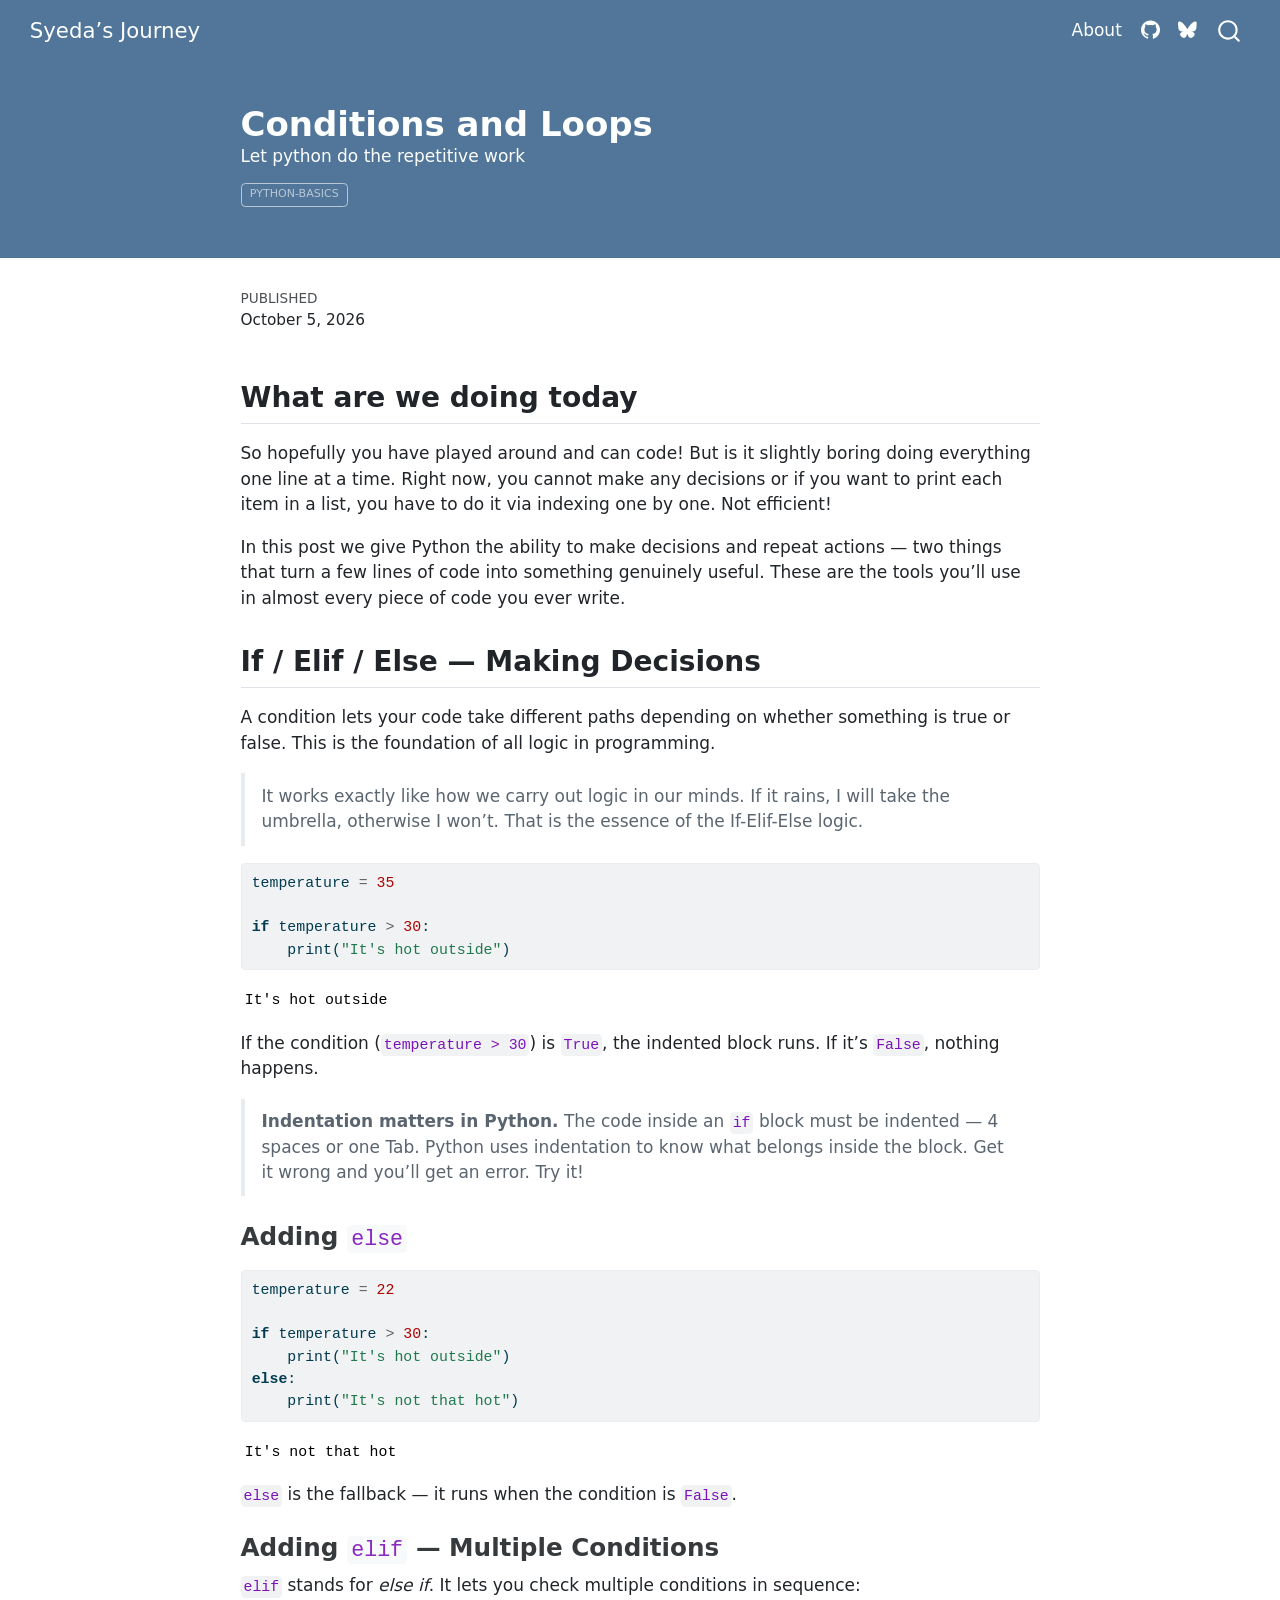
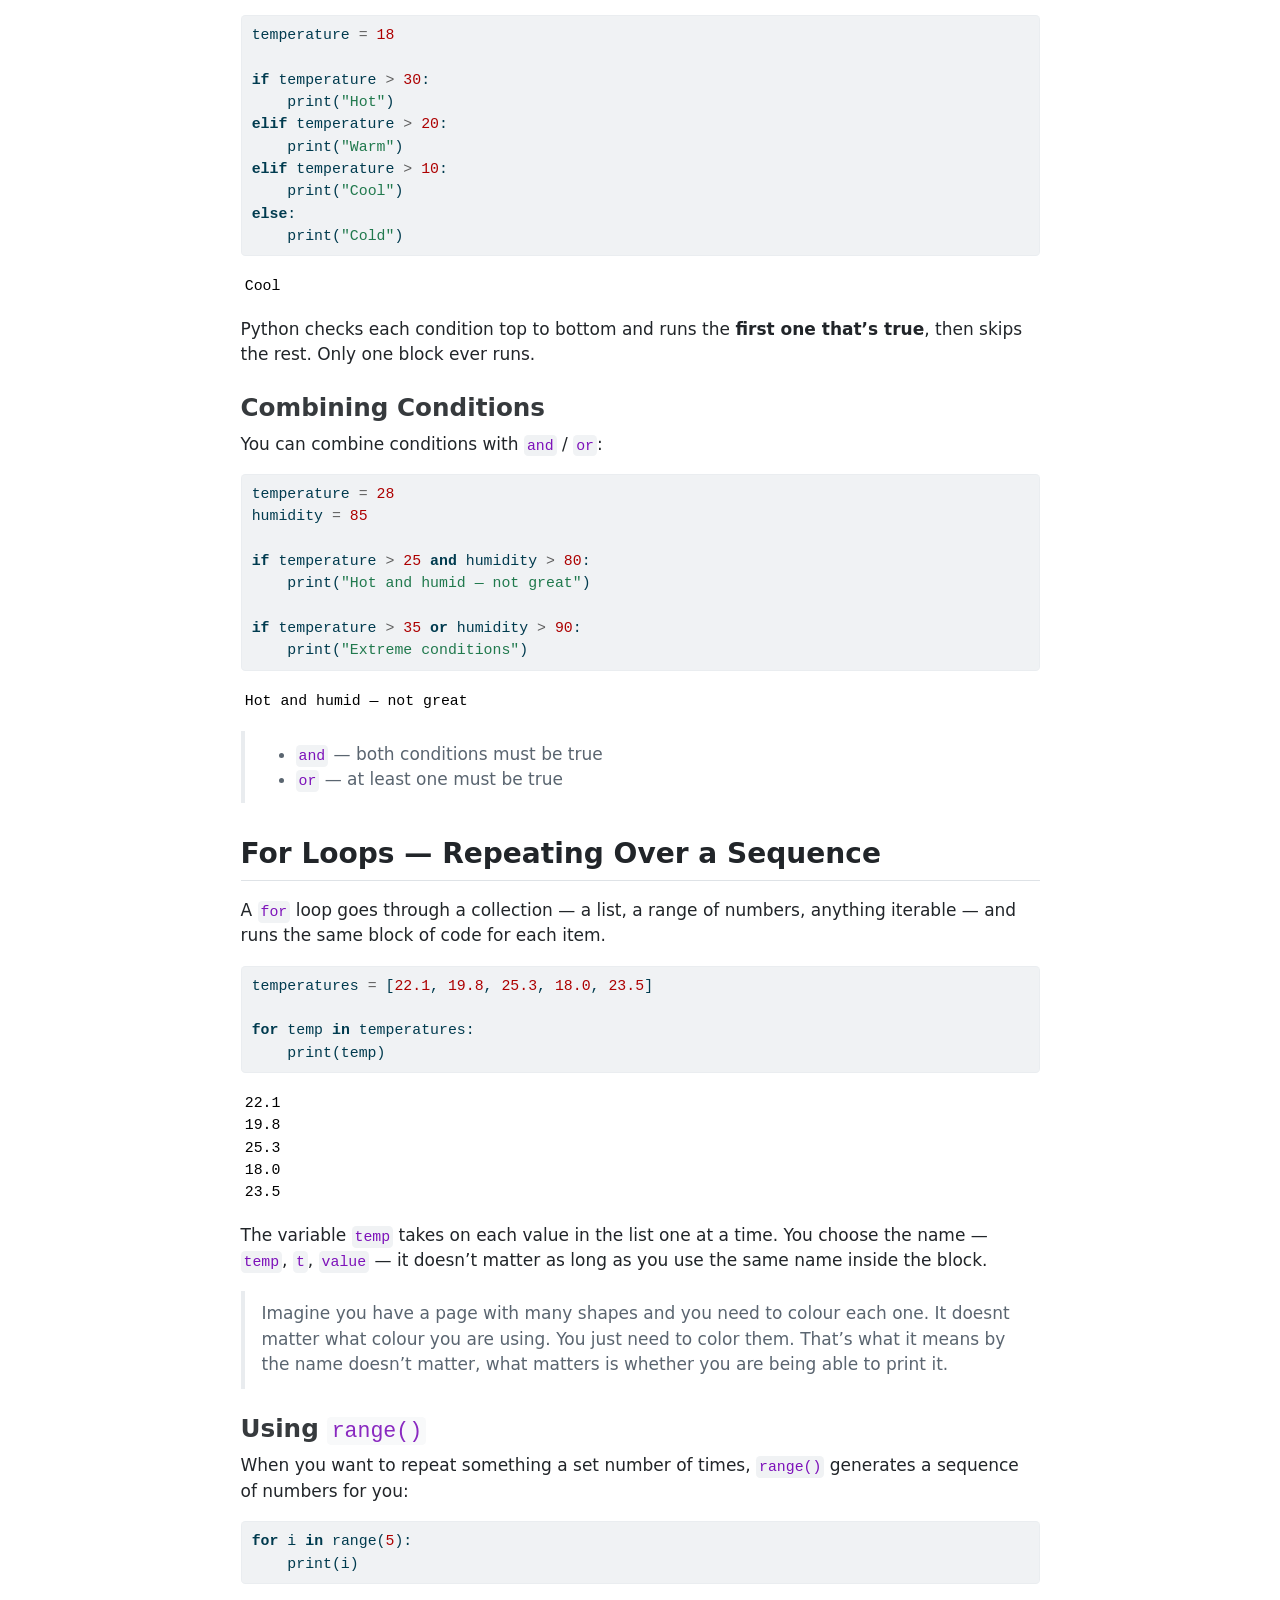
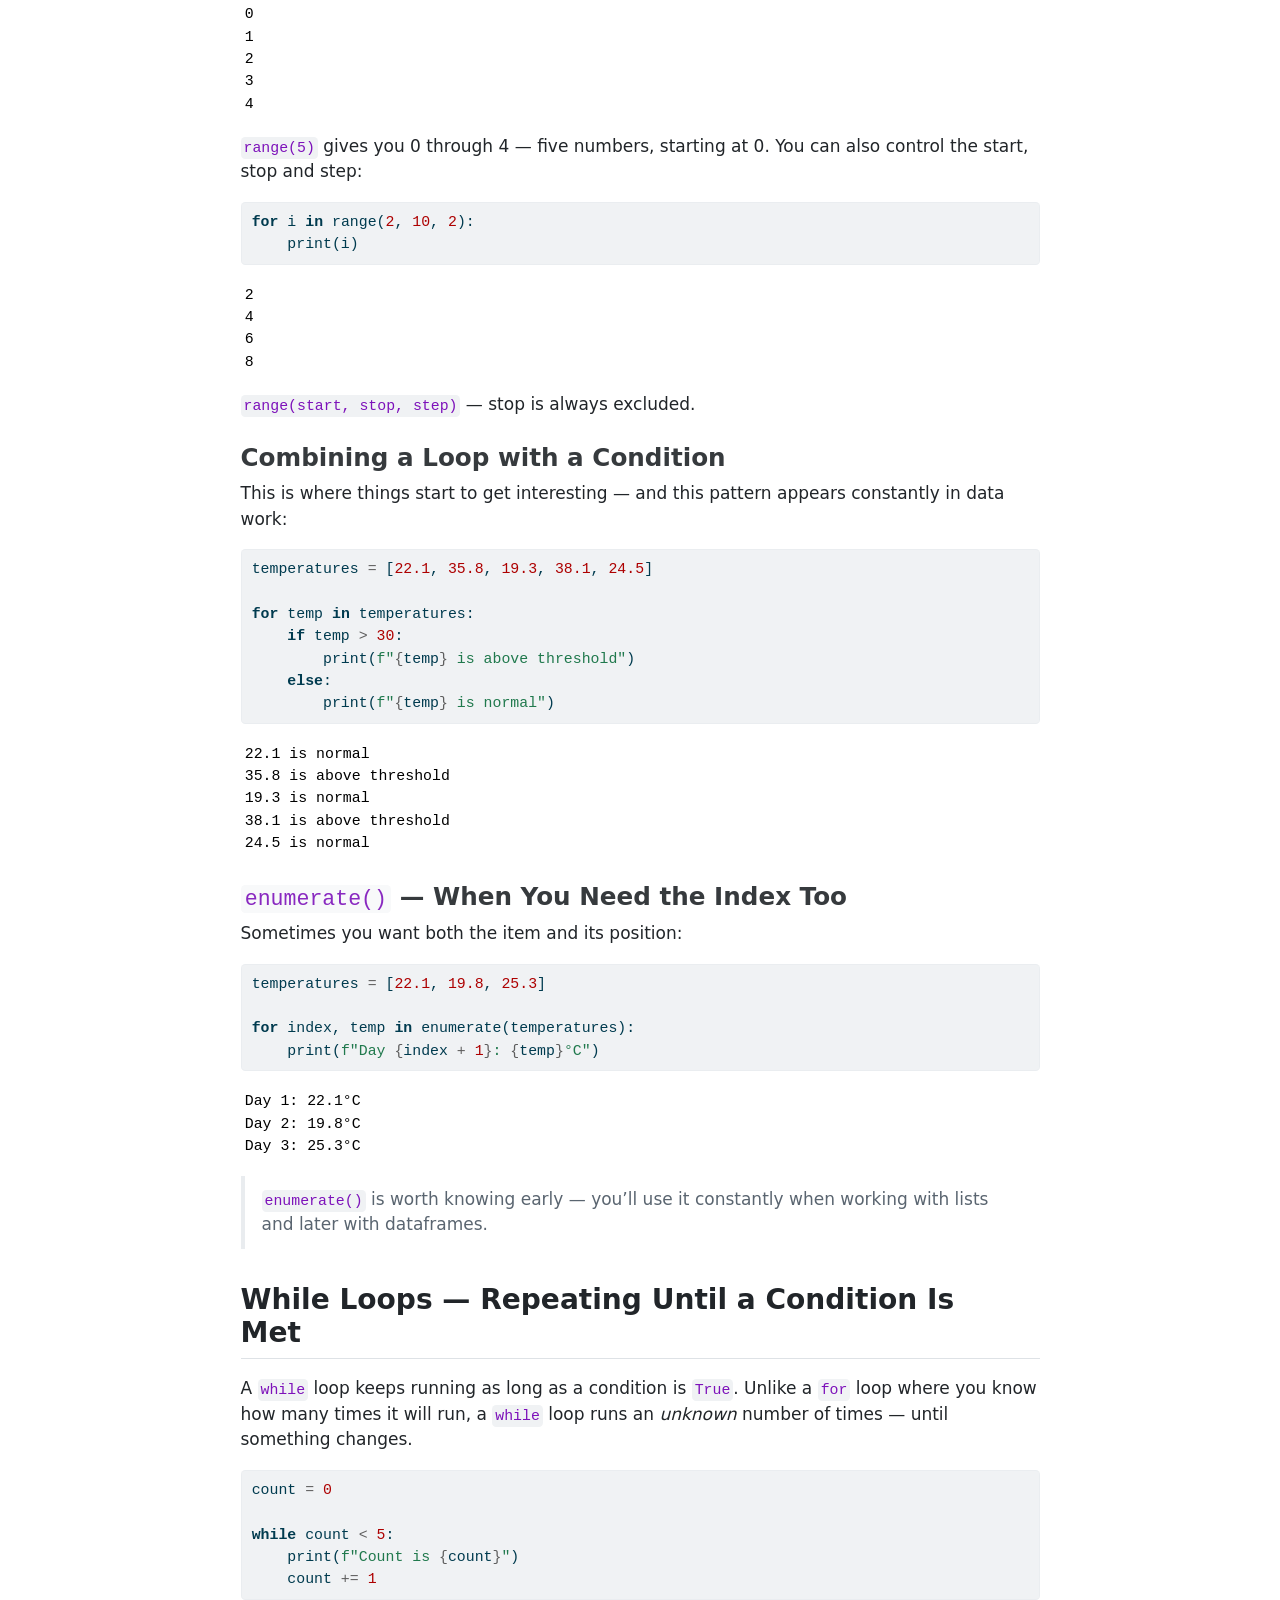
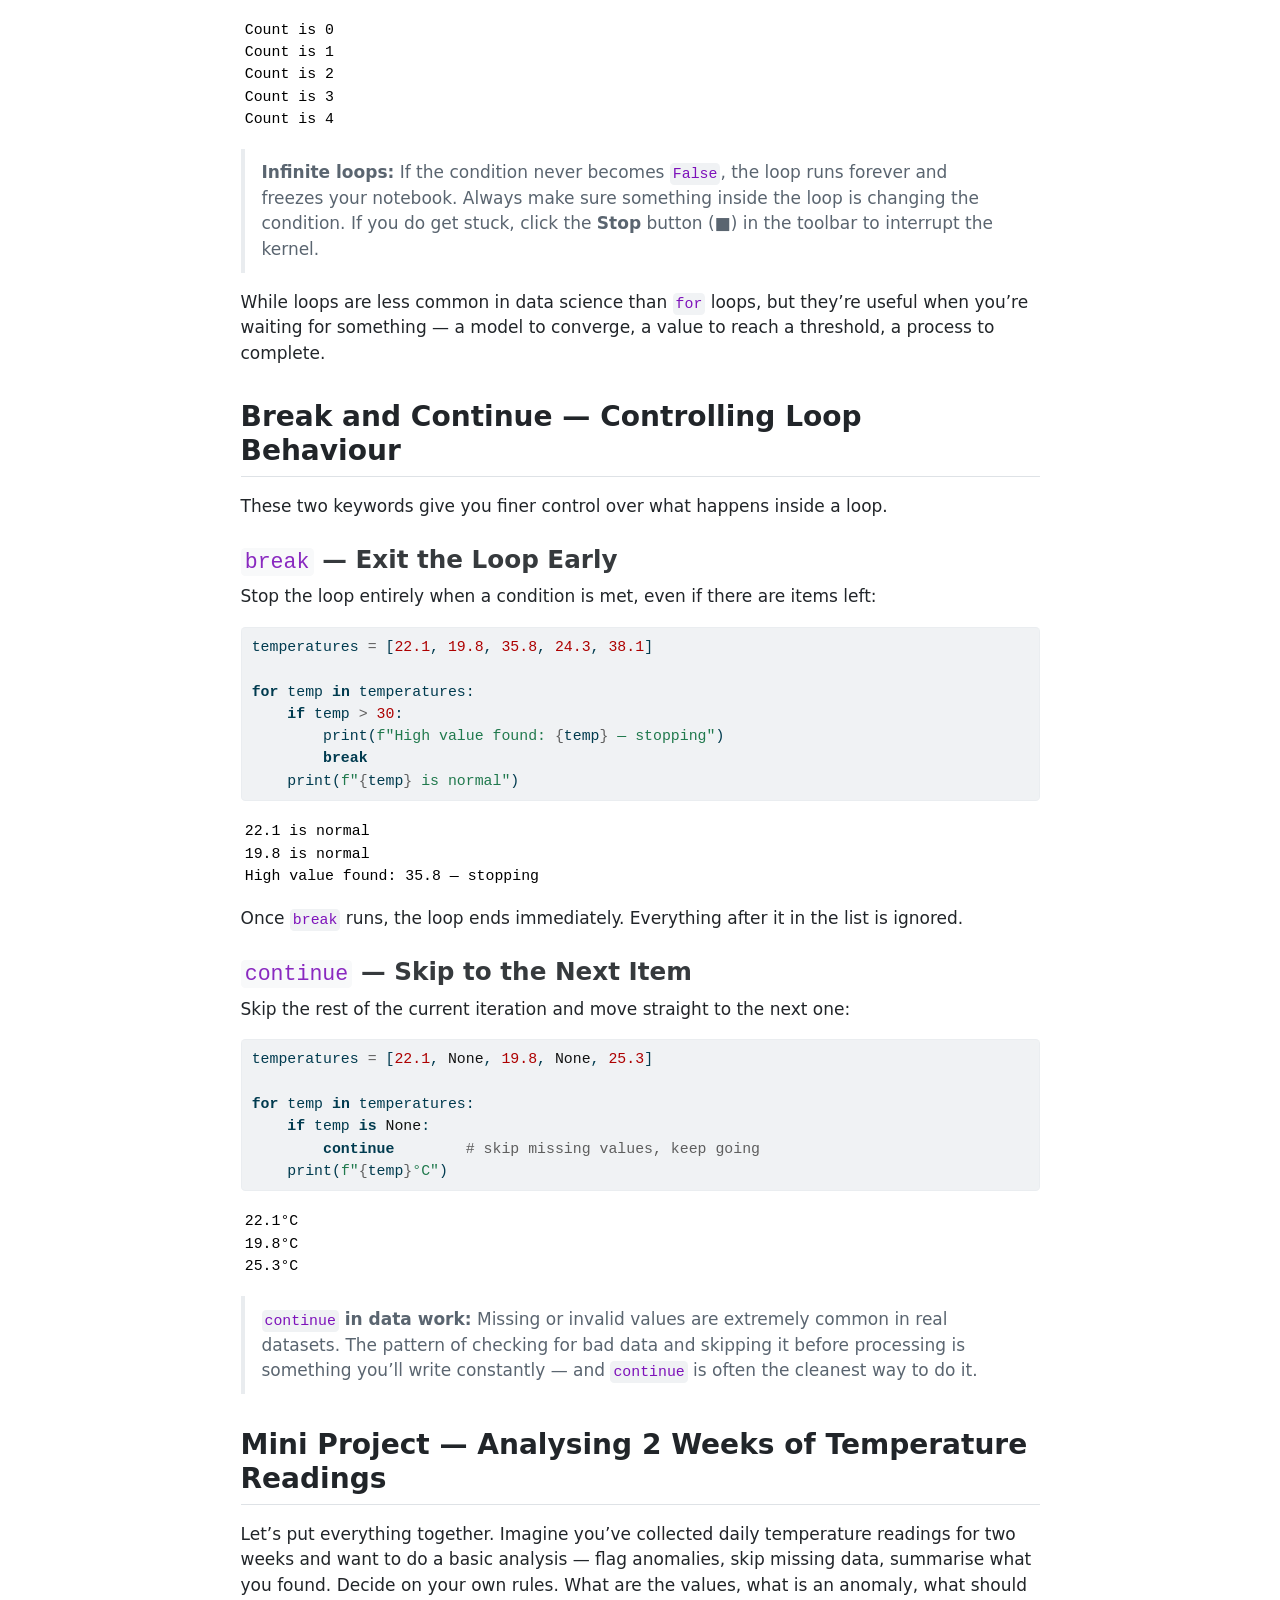
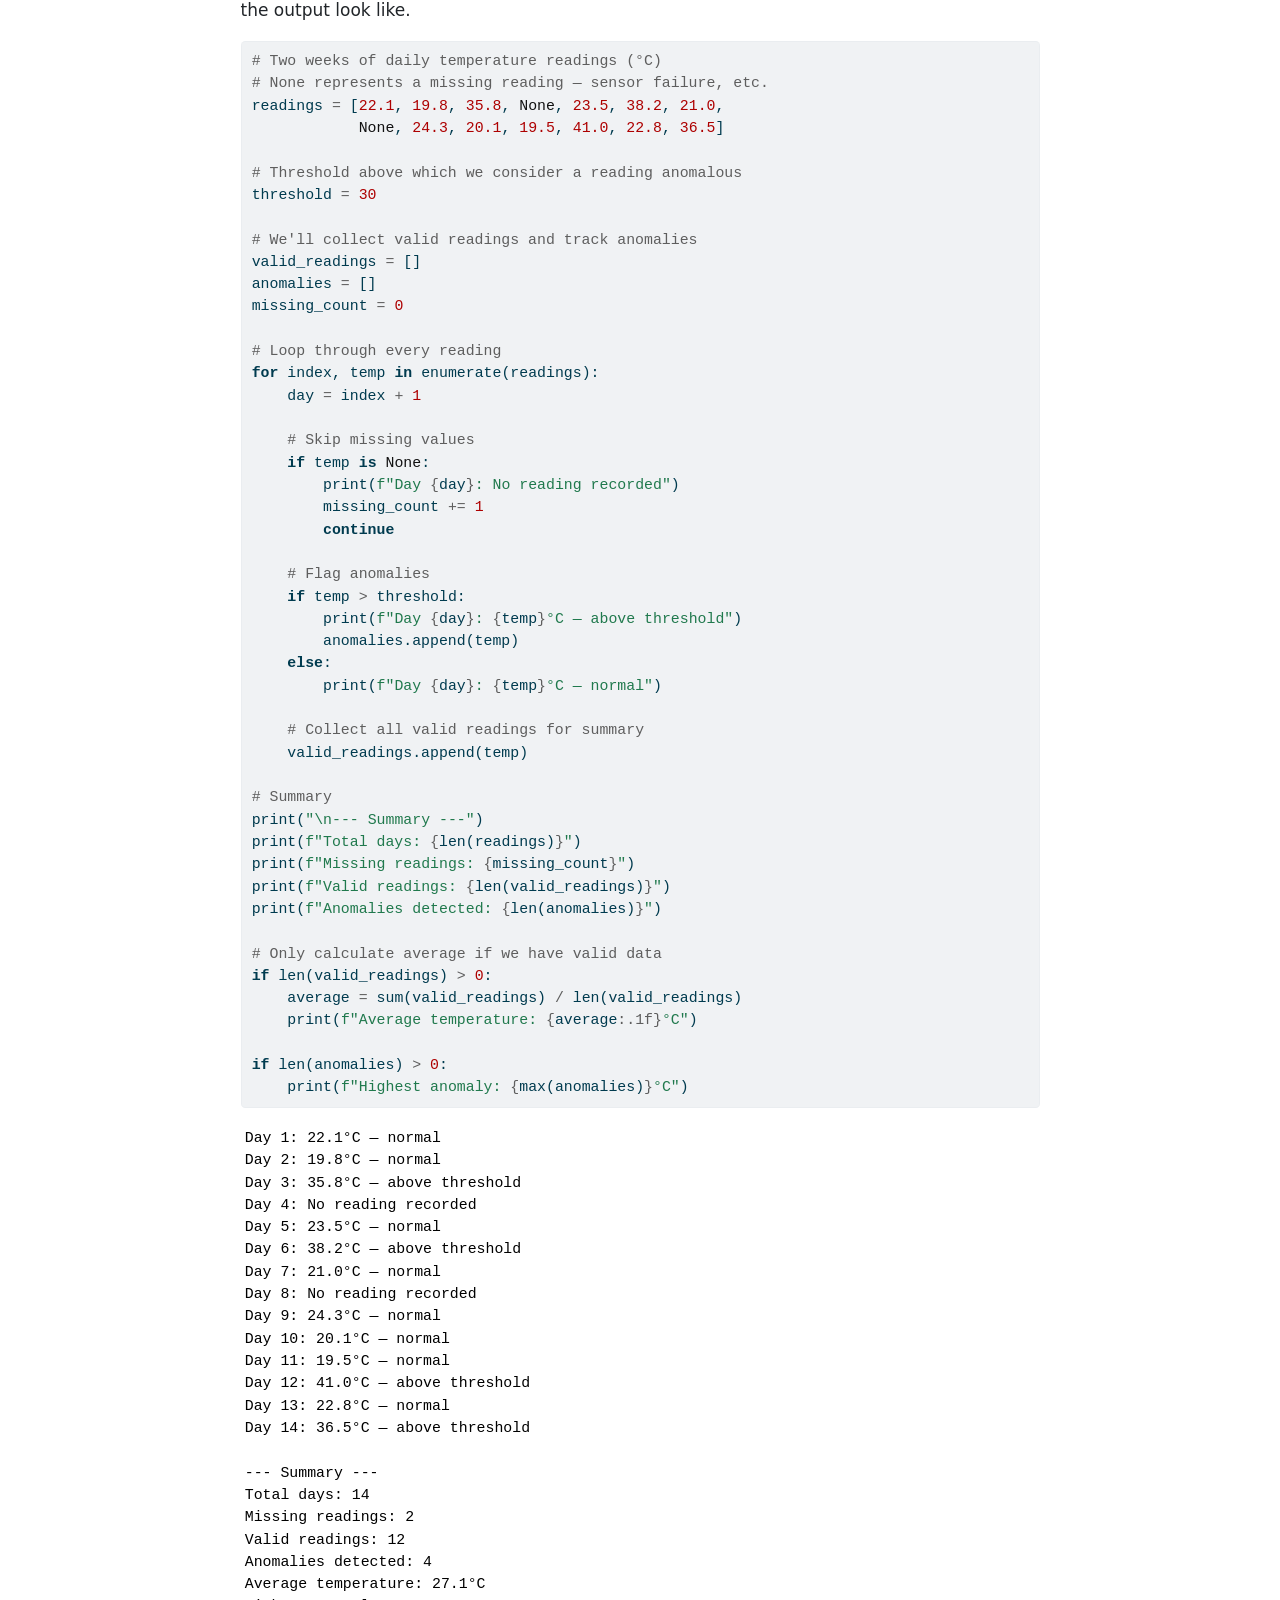
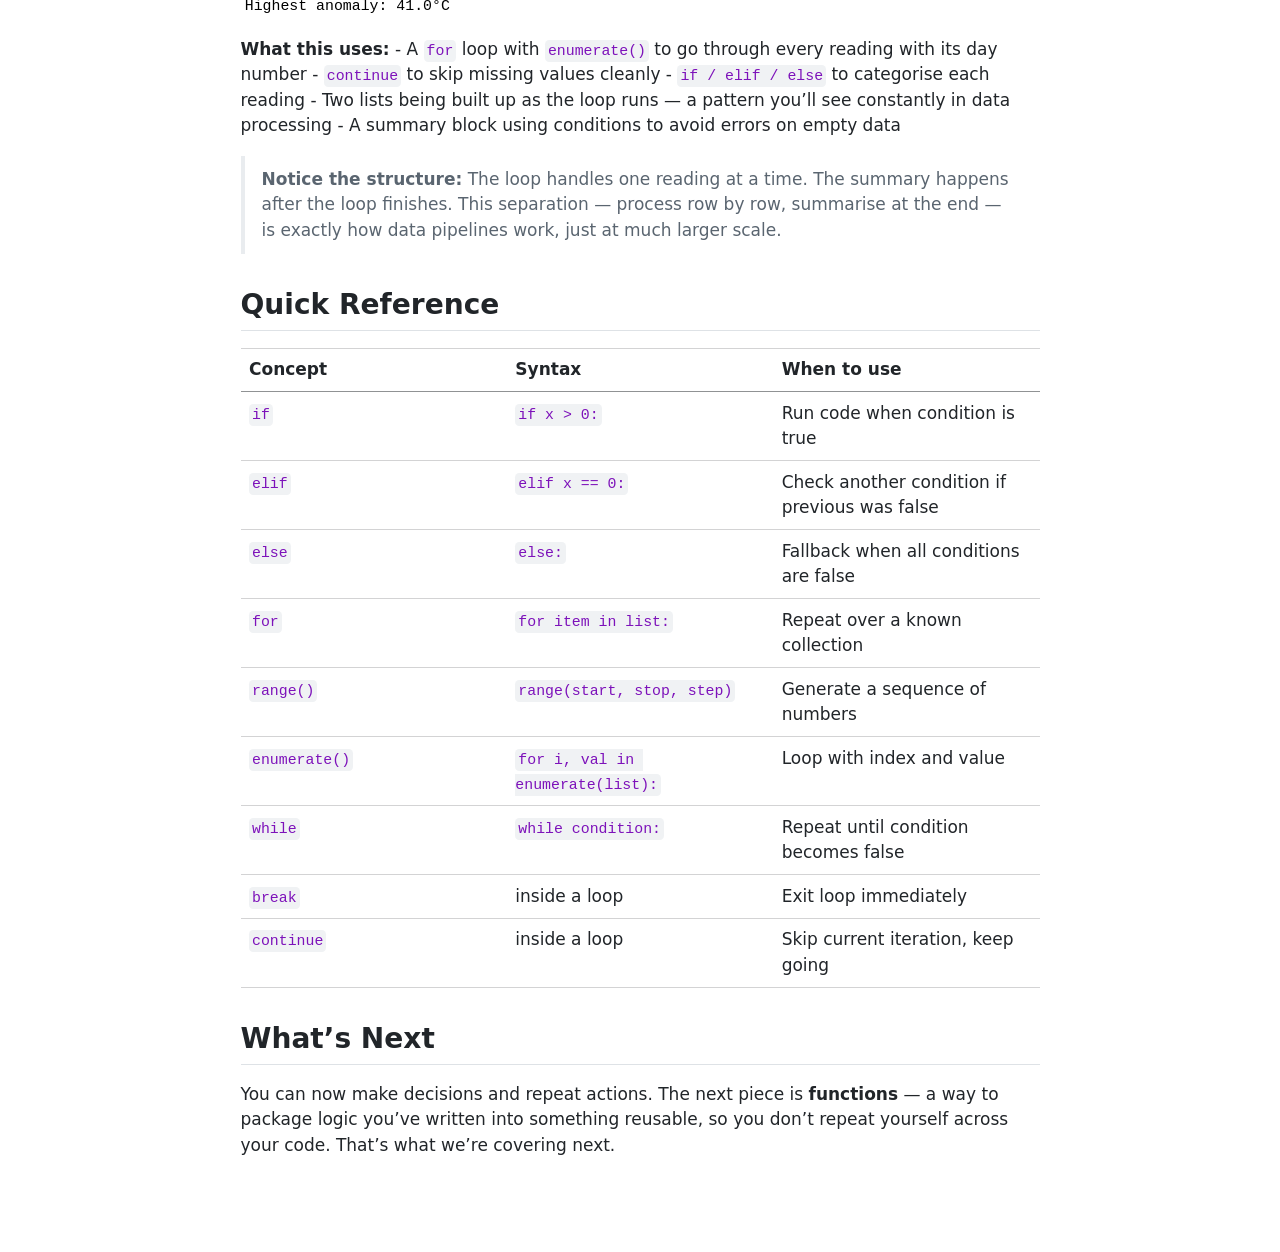
<file: docs/posts/python-condition-loop/index.html>
<!DOCTYPE html>
<html xmlns="http://www.w3.org/1999/xhtml" lang="en" xml:lang="en"><head>

<meta charset="utf-8">
<meta name="generator" content="quarto-1.9.36">

<meta name="viewport" content="width=device-width, initial-scale=1.0, user-scalable=yes">

<meta name="dcterms.date" content="2026-10-05">
<meta name="description" content="Let python do the repetitive work">

<title>Conditions and Loops – Syeda’s Journey</title>
<style>
/* Default styles provided by pandoc.
** See https://pandoc.org/MANUAL.html#variables-for-html for config info.
*/
code{white-space: pre-wrap;}
span.smallcaps{font-variant: small-caps;}
div.columns{display: flex; gap: min(4vw, 1.5em);}
div.column{flex: auto; overflow-x: auto;}
div.hanging-indent{margin-left: 1.5em; text-indent: -1.5em;}
ul.task-list{list-style: none;}
ul.task-list li input[type="checkbox"] {
  width: 0.8em;
  margin: 0 0.8em 0.2em -1em; /* quarto-specific, see https://github.com/quarto-dev/quarto-cli/issues/4556 */ 
  vertical-align: middle;
}
/* CSS for syntax highlighting */
html { -webkit-text-size-adjust: 100%; }
pre > code.sourceCode { white-space: pre; position: relative; }
pre > code.sourceCode > span { display: inline-block; line-height: 1.25; }
pre > code.sourceCode > span:empty { height: 1.2em; }
.sourceCode { overflow: visible; }
code.sourceCode > span { color: inherit; text-decoration: inherit; }
div.sourceCode { margin: 1em 0; }
pre.sourceCode { margin: 0; }
@media screen {
div.sourceCode { overflow: auto; }
}
@media print {
pre > code.sourceCode { white-space: pre-wrap; }
pre > code.sourceCode > span { text-indent: -5em; padding-left: 5em; }
}
pre.numberSource code
  { counter-reset: source-line 0; }
pre.numberSource code > span
  { position: relative; left: -4em; counter-increment: source-line; }
pre.numberSource code > span > a:first-child::before
  { content: counter(source-line);
    position: relative; left: -1em; text-align: right; vertical-align: baseline;
    border: none; display: inline-block;
    -webkit-touch-callout: none; -webkit-user-select: none;
    -khtml-user-select: none; -moz-user-select: none;
    -ms-user-select: none; user-select: none;
    padding: 0 4px; width: 4em;
  }
pre.numberSource { margin-left: 3em;  padding-left: 4px; }
div.sourceCode
  {   }
@media screen {
pre > code.sourceCode > span > a:first-child::before { text-decoration: underline; }
}
</style>


<script src="../../site_libs/quarto-nav/quarto-nav.js"></script>
<script src="../../site_libs/quarto-nav/headroom.min.js"></script>
<script src="../../site_libs/clipboard/clipboard.min.js"></script>
<script src="../../site_libs/quarto-search/autocomplete.umd.js"></script>
<script src="../../site_libs/quarto-search/fuse.min.js"></script>
<script src="../../site_libs/quarto-search/quarto-search.js"></script>
<meta name="quarto:offset" content="../../">
<script src="../../site_libs/quarto-html/quarto.js" type="module"></script>
<script src="../../site_libs/quarto-html/tabsets/tabsets.js" type="module"></script>
<script src="../../site_libs/quarto-html/popper.min.js"></script>
<script src="../../site_libs/quarto-html/tippy.umd.min.js"></script>
<script src="../../site_libs/quarto-html/anchor.min.js"></script>
<link href="../../site_libs/quarto-html/tippy.css" rel="stylesheet">
<link href="../../site_libs/quarto-html/quarto-syntax-highlighting-845c23b38eaddc0f92fda52bfe77a8c8.css" rel="stylesheet" id="quarto-text-highlighting-styles">
<script src="../../site_libs/bootstrap/bootstrap.min.js"></script>
<link href="../../site_libs/bootstrap/bootstrap-icons.css" rel="stylesheet">
<link href="../../site_libs/bootstrap/bootstrap-ece42c8223ec2bf36298a08f122c9a68.min.css" rel="stylesheet" append-hash="true" id="quarto-bootstrap" data-mode="light">
<script id="quarto-search-options" type="application/json">{
  "location": "navbar",
  "copy-button": false,
  "collapse-after": 3,
  "panel-placement": "end",
  "type": "overlay",
  "limit": 50,
  "keyboard-shortcut": [
    "f",
    "/",
    "s"
  ],
  "show-item-context": false,
  "language": {
    "search-no-results-text": "No results",
    "search-matching-documents-text": "matching documents",
    "search-copy-link-title": "Copy link to search",
    "search-hide-matches-text": "Hide additional matches",
    "search-more-match-text": "more match in this document",
    "search-more-matches-text": "more matches in this document",
    "search-clear-button-title": "Clear",
    "search-text-placeholder": "",
    "search-detached-cancel-button-title": "Cancel",
    "search-submit-button-title": "Submit",
    "search-label": "Search"
  }
}</script>


<link rel="stylesheet" href="../../styles.css">
</head>

<body class="nav-fixed fullcontent quarto-light">

<div id="quarto-search-results"></div>
  <header id="quarto-header" class="headroom fixed-top quarto-banner">
    <nav class="navbar navbar-expand-lg " data-bs-theme="dark">
      <div class="navbar-container container-fluid">
      <div class="navbar-brand-container mx-auto">
    <a class="navbar-brand" href="../../index.html">
    <span class="navbar-title">Syeda’s Journey</span>
    </a>
  </div>
            <div id="quarto-search" class="" title="Search"></div>
          <button class="navbar-toggler" type="button" data-bs-toggle="collapse" data-bs-target="#navbarCollapse" aria-controls="navbarCollapse" role="menu" aria-expanded="false" aria-label="Toggle navigation" onclick="if (window.quartoToggleHeadroom) { window.quartoToggleHeadroom(); }">
  <span class="navbar-toggler-icon"></span>
</button>
          <div class="collapse navbar-collapse" id="navbarCollapse">
            <ul class="navbar-nav navbar-nav-scroll ms-auto">
  <li class="nav-item">
    <a class="nav-link" href="../../about.html"> 
<span class="menu-text">About</span></a>
  </li>  
  <li class="nav-item compact">
    <a class="nav-link" href="https://github.com/"> <i class="bi bi-github" role="img">
</i> 
<span class="menu-text"></span></a>
  </li>  
  <li class="nav-item compact">
    <a class="nav-link" href="https://bsky.app/"> <i class="bi bi-bluesky" role="img">
</i> 
<span class="menu-text"></span></a>
  </li>  
</ul>
          </div> <!-- /navcollapse -->
            <div class="quarto-navbar-tools">
</div>
      </div> <!-- /container-fluid -->
    </nav>
</header>
<!-- content -->
<header id="title-block-header" class="quarto-title-block default page-columns page-full">
  <div class="quarto-title-banner page-columns page-full">
    <div class="quarto-title column-body">
      <h1 class="title">Conditions and Loops</h1>
                  <div>
        <div class="description">
          Let python do the repetitive work
        </div>
      </div>
                          <div class="quarto-categories">
                <div class="quarto-category">python-basics</div>
              </div>
                  </div>
  </div>
    
  
  <div class="quarto-title-meta">

      
      <div>
      <div class="quarto-title-meta-heading">Published</div>
      <div class="quarto-title-meta-contents">
        <p class="date">October 5, 2026</p>
      </div>
    </div>
    
      
    </div>
    
  
  </header><div id="quarto-content" class="quarto-container page-columns page-rows-contents page-layout-article page-navbar">
<!-- sidebar -->
<!-- margin-sidebar -->
    
<!-- main -->
<main class="content quarto-banner-title-block" id="quarto-document-content">





<section id="what-are-we-doing-today" class="level2">
<h2 class="anchored" data-anchor-id="what-are-we-doing-today">What are we doing today</h2>
<p>So hopefully you have played around and can code! But is it slightly boring doing everything one line at a time. Right now, you cannot make any decisions or if you want to print each item in a list, you have to do it via indexing one by one. Not efficient!</p>
<p>In this post we give Python the ability to make decisions and repeat actions — two things that turn a few lines of code into something genuinely useful. These are the tools you’ll use in almost every piece of code you ever write.</p>
</section>
<section id="if-elif-else-making-decisions" class="level2">
<h2 class="anchored" data-anchor-id="if-elif-else-making-decisions">If / Elif / Else — Making Decisions</h2>
<p>A condition lets your code take different paths depending on whether something is true or false. This is the foundation of all logic in programming.</p>
<blockquote class="blockquote">
<p>It works exactly like how we carry out logic in our minds. If it rains, I will take the umbrella, otherwise I won’t. That is the essence of the If-Elif-Else logic.</p>
</blockquote>
<div id="3b363641" class="cell" data-execution_count="1">
<div class="code-copy-outer-scaffold"><div class="sourceCode cell-code" id="cb1"><pre class="sourceCode python code-with-copy"><code class="sourceCode python"><span id="cb1-1"><a href="#cb1-1" aria-hidden="true" tabindex="-1"></a>temperature <span class="op">=</span> <span class="dv">35</span></span>
<span id="cb1-2"><a href="#cb1-2" aria-hidden="true" tabindex="-1"></a></span>
<span id="cb1-3"><a href="#cb1-3" aria-hidden="true" tabindex="-1"></a><span class="cf">if</span> temperature <span class="op">&gt;</span> <span class="dv">30</span>:</span>
<span id="cb1-4"><a href="#cb1-4" aria-hidden="true" tabindex="-1"></a>    <span class="bu">print</span>(<span class="st">"It's hot outside"</span>)</span></code></pre></div><button title="Copy to Clipboard" class="code-copy-button"><i class="bi"></i></button></div>
<div class="cell-output cell-output-stdout">
<pre><code>It's hot outside</code></pre>
</div>
</div>
<p>If the condition (<code>temperature &gt; 30</code>) is <code>True</code>, the indented block runs. If it’s <code>False</code>, nothing happens.</p>
<blockquote class="blockquote">
<p><strong>Indentation matters in Python.</strong> The code inside an <code>if</code> block must be indented — 4 spaces or one Tab. Python uses indentation to know what belongs inside the block. Get it wrong and you’ll get an error. Try it!</p>
</blockquote>
<section id="adding-else" class="level3">
<h3 class="anchored" data-anchor-id="adding-else">Adding <code>else</code></h3>
<div id="0d391345" class="cell" data-execution_count="2">
<div class="code-copy-outer-scaffold"><div class="sourceCode cell-code" id="cb3"><pre class="sourceCode python code-with-copy"><code class="sourceCode python"><span id="cb3-1"><a href="#cb3-1" aria-hidden="true" tabindex="-1"></a>temperature <span class="op">=</span> <span class="dv">22</span></span>
<span id="cb3-2"><a href="#cb3-2" aria-hidden="true" tabindex="-1"></a></span>
<span id="cb3-3"><a href="#cb3-3" aria-hidden="true" tabindex="-1"></a><span class="cf">if</span> temperature <span class="op">&gt;</span> <span class="dv">30</span>:</span>
<span id="cb3-4"><a href="#cb3-4" aria-hidden="true" tabindex="-1"></a>    <span class="bu">print</span>(<span class="st">"It's hot outside"</span>)</span>
<span id="cb3-5"><a href="#cb3-5" aria-hidden="true" tabindex="-1"></a><span class="cf">else</span>:</span>
<span id="cb3-6"><a href="#cb3-6" aria-hidden="true" tabindex="-1"></a>    <span class="bu">print</span>(<span class="st">"It's not that hot"</span>)</span></code></pre></div><button title="Copy to Clipboard" class="code-copy-button"><i class="bi"></i></button></div>
<div class="cell-output cell-output-stdout">
<pre><code>It's not that hot</code></pre>
</div>
</div>
<p><code>else</code> is the fallback — it runs when the condition is <code>False</code>.</p>
</section>
<section id="adding-elif-multiple-conditions" class="level3">
<h3 class="anchored" data-anchor-id="adding-elif-multiple-conditions">Adding <code>elif</code> — Multiple Conditions</h3>
<p><code>elif</code> stands for <em>else if</em>. It lets you check multiple conditions in sequence:</p>
<div id="984a1f65" class="cell" data-execution_count="3">
<div class="code-copy-outer-scaffold"><div class="sourceCode cell-code" id="cb5"><pre class="sourceCode python code-with-copy"><code class="sourceCode python"><span id="cb5-1"><a href="#cb5-1" aria-hidden="true" tabindex="-1"></a>temperature <span class="op">=</span> <span class="dv">18</span></span>
<span id="cb5-2"><a href="#cb5-2" aria-hidden="true" tabindex="-1"></a></span>
<span id="cb5-3"><a href="#cb5-3" aria-hidden="true" tabindex="-1"></a><span class="cf">if</span> temperature <span class="op">&gt;</span> <span class="dv">30</span>:</span>
<span id="cb5-4"><a href="#cb5-4" aria-hidden="true" tabindex="-1"></a>    <span class="bu">print</span>(<span class="st">"Hot"</span>)</span>
<span id="cb5-5"><a href="#cb5-5" aria-hidden="true" tabindex="-1"></a><span class="cf">elif</span> temperature <span class="op">&gt;</span> <span class="dv">20</span>:</span>
<span id="cb5-6"><a href="#cb5-6" aria-hidden="true" tabindex="-1"></a>    <span class="bu">print</span>(<span class="st">"Warm"</span>)</span>
<span id="cb5-7"><a href="#cb5-7" aria-hidden="true" tabindex="-1"></a><span class="cf">elif</span> temperature <span class="op">&gt;</span> <span class="dv">10</span>:</span>
<span id="cb5-8"><a href="#cb5-8" aria-hidden="true" tabindex="-1"></a>    <span class="bu">print</span>(<span class="st">"Cool"</span>)</span>
<span id="cb5-9"><a href="#cb5-9" aria-hidden="true" tabindex="-1"></a><span class="cf">else</span>:</span>
<span id="cb5-10"><a href="#cb5-10" aria-hidden="true" tabindex="-1"></a>    <span class="bu">print</span>(<span class="st">"Cold"</span>)</span></code></pre></div><button title="Copy to Clipboard" class="code-copy-button"><i class="bi"></i></button></div>
<div class="cell-output cell-output-stdout">
<pre><code>Cool</code></pre>
</div>
</div>
<p>Python checks each condition top to bottom and runs the <strong>first one that’s true</strong>, then skips the rest. Only one block ever runs.</p>
</section>
<section id="combining-conditions" class="level3">
<h3 class="anchored" data-anchor-id="combining-conditions">Combining Conditions</h3>
<p>You can combine conditions with <code>and</code> / <code>or</code>:</p>
<div id="eac446ff" class="cell" data-execution_count="6">
<div class="code-copy-outer-scaffold"><div class="sourceCode cell-code" id="cb7"><pre class="sourceCode python code-with-copy"><code class="sourceCode python"><span id="cb7-1"><a href="#cb7-1" aria-hidden="true" tabindex="-1"></a>temperature <span class="op">=</span> <span class="dv">28</span></span>
<span id="cb7-2"><a href="#cb7-2" aria-hidden="true" tabindex="-1"></a>humidity <span class="op">=</span> <span class="dv">85</span></span>
<span id="cb7-3"><a href="#cb7-3" aria-hidden="true" tabindex="-1"></a></span>
<span id="cb7-4"><a href="#cb7-4" aria-hidden="true" tabindex="-1"></a><span class="cf">if</span> temperature <span class="op">&gt;</span> <span class="dv">25</span> <span class="kw">and</span> humidity <span class="op">&gt;</span> <span class="dv">80</span>:</span>
<span id="cb7-5"><a href="#cb7-5" aria-hidden="true" tabindex="-1"></a>    <span class="bu">print</span>(<span class="st">"Hot and humid — not great"</span>)</span>
<span id="cb7-6"><a href="#cb7-6" aria-hidden="true" tabindex="-1"></a></span>
<span id="cb7-7"><a href="#cb7-7" aria-hidden="true" tabindex="-1"></a><span class="cf">if</span> temperature <span class="op">&gt;</span> <span class="dv">35</span> <span class="kw">or</span> humidity <span class="op">&gt;</span> <span class="dv">90</span>:</span>
<span id="cb7-8"><a href="#cb7-8" aria-hidden="true" tabindex="-1"></a>    <span class="bu">print</span>(<span class="st">"Extreme conditions"</span>)</span></code></pre></div><button title="Copy to Clipboard" class="code-copy-button"><i class="bi"></i></button></div>
<div class="cell-output cell-output-stdout">
<pre><code>Hot and humid — not great</code></pre>
</div>
</div>
<blockquote class="blockquote">
<ul>
<li><code>and</code> — both conditions must be true</li>
<li><code>or</code> — at least one must be true</li>
</ul>
</blockquote>
</section>
</section>
<section id="for-loops-repeating-over-a-sequence" class="level2">
<h2 class="anchored" data-anchor-id="for-loops-repeating-over-a-sequence">For Loops — Repeating Over a Sequence</h2>
<p>A <code>for</code> loop goes through a collection — a list, a range of numbers, anything iterable — and runs the same block of code for each item.</p>
<div id="c266d447" class="cell" data-execution_count="5">
<div class="code-copy-outer-scaffold"><div class="sourceCode cell-code" id="cb9"><pre class="sourceCode python code-with-copy"><code class="sourceCode python"><span id="cb9-1"><a href="#cb9-1" aria-hidden="true" tabindex="-1"></a>temperatures <span class="op">=</span> [<span class="fl">22.1</span>, <span class="fl">19.8</span>, <span class="fl">25.3</span>, <span class="fl">18.0</span>, <span class="fl">23.5</span>]</span>
<span id="cb9-2"><a href="#cb9-2" aria-hidden="true" tabindex="-1"></a></span>
<span id="cb9-3"><a href="#cb9-3" aria-hidden="true" tabindex="-1"></a><span class="cf">for</span> temp <span class="kw">in</span> temperatures:</span>
<span id="cb9-4"><a href="#cb9-4" aria-hidden="true" tabindex="-1"></a>    <span class="bu">print</span>(temp)</span></code></pre></div><button title="Copy to Clipboard" class="code-copy-button"><i class="bi"></i></button></div>
<div class="cell-output cell-output-stdout">
<pre><code>22.1
19.8
25.3
18.0
23.5</code></pre>
</div>
</div>
<p>The variable <code>temp</code> takes on each value in the list one at a time. You choose the name — <code>temp</code>, <code>t</code>, <code>value</code> — it doesn’t matter as long as you use the same name inside the block.</p>
<blockquote class="blockquote">
<p>Imagine you have a page with many shapes and you need to colour each one. It doesnt matter what colour you are using. You just need to color them. That’s what it means by the name doesn’t matter, what matters is whether you are being able to print it.</p>
</blockquote>
<section id="using-range" class="level3">
<h3 class="anchored" data-anchor-id="using-range">Using <code>range()</code></h3>
<p>When you want to repeat something a set number of times, <code>range()</code> generates a sequence of numbers for you:</p>
<div id="9dfe8185" class="cell">
<div class="code-copy-outer-scaffold"><div class="sourceCode cell-code" id="cb11"><pre class="sourceCode python code-with-copy"><code class="sourceCode python"><span id="cb11-1"><a href="#cb11-1" aria-hidden="true" tabindex="-1"></a><span class="cf">for</span> i <span class="kw">in</span> <span class="bu">range</span>(<span class="dv">5</span>):</span>
<span id="cb11-2"><a href="#cb11-2" aria-hidden="true" tabindex="-1"></a>    <span class="bu">print</span>(i)      </span></code></pre></div><button title="Copy to Clipboard" class="code-copy-button"><i class="bi"></i></button></div>
<div class="cell-output cell-output-stdout">
<pre><code>0
1
2
3
4</code></pre>
</div>
</div>
<p><code>range(5)</code> gives you 0 through 4 — five numbers, starting at 0. You can also control the start, stop and step:</p>
<div id="3fd57686" class="cell">
<div class="code-copy-outer-scaffold"><div class="sourceCode cell-code" id="cb13"><pre class="sourceCode python code-with-copy"><code class="sourceCode python"><span id="cb13-1"><a href="#cb13-1" aria-hidden="true" tabindex="-1"></a><span class="cf">for</span> i <span class="kw">in</span> <span class="bu">range</span>(<span class="dv">2</span>, <span class="dv">10</span>, <span class="dv">2</span>):</span>
<span id="cb13-2"><a href="#cb13-2" aria-hidden="true" tabindex="-1"></a>    <span class="bu">print</span>(i)        </span></code></pre></div><button title="Copy to Clipboard" class="code-copy-button"><i class="bi"></i></button></div>
<div class="cell-output cell-output-stdout">
<pre><code>2
4
6
8</code></pre>
</div>
</div>
<p><code>range(start, stop, step)</code> — stop is always excluded.</p>
</section>
<section id="combining-a-loop-with-a-condition" class="level3">
<h3 class="anchored" data-anchor-id="combining-a-loop-with-a-condition">Combining a Loop with a Condition</h3>
<p>This is where things start to get interesting — and this pattern appears constantly in data work:</p>
<div id="8ff7e8ff" class="cell" data-execution_count="8">
<div class="code-copy-outer-scaffold"><div class="sourceCode cell-code" id="cb15"><pre class="sourceCode python code-with-copy"><code class="sourceCode python"><span id="cb15-1"><a href="#cb15-1" aria-hidden="true" tabindex="-1"></a>temperatures <span class="op">=</span> [<span class="fl">22.1</span>, <span class="fl">35.8</span>, <span class="fl">19.3</span>, <span class="fl">38.1</span>, <span class="fl">24.5</span>]</span>
<span id="cb15-2"><a href="#cb15-2" aria-hidden="true" tabindex="-1"></a></span>
<span id="cb15-3"><a href="#cb15-3" aria-hidden="true" tabindex="-1"></a><span class="cf">for</span> temp <span class="kw">in</span> temperatures:</span>
<span id="cb15-4"><a href="#cb15-4" aria-hidden="true" tabindex="-1"></a>    <span class="cf">if</span> temp <span class="op">&gt;</span> <span class="dv">30</span>:</span>
<span id="cb15-5"><a href="#cb15-5" aria-hidden="true" tabindex="-1"></a>        <span class="bu">print</span>(<span class="ss">f"</span><span class="sc">{</span>temp<span class="sc">}</span><span class="ss"> is above threshold"</span>)</span>
<span id="cb15-6"><a href="#cb15-6" aria-hidden="true" tabindex="-1"></a>    <span class="cf">else</span>:</span>
<span id="cb15-7"><a href="#cb15-7" aria-hidden="true" tabindex="-1"></a>        <span class="bu">print</span>(<span class="ss">f"</span><span class="sc">{</span>temp<span class="sc">}</span><span class="ss"> is normal"</span>)</span></code></pre></div><button title="Copy to Clipboard" class="code-copy-button"><i class="bi"></i></button></div>
<div class="cell-output cell-output-stdout">
<pre><code>22.1 is normal
35.8 is above threshold
19.3 is normal
38.1 is above threshold
24.5 is normal</code></pre>
</div>
</div>
</section>
<section id="enumerate-when-you-need-the-index-too" class="level3">
<h3 class="anchored" data-anchor-id="enumerate-when-you-need-the-index-too"><code>enumerate()</code> — When You Need the Index Too</h3>
<p>Sometimes you want both the item and its position:</p>
<div id="5c68f303" class="cell" data-execution_count="9">
<div class="code-copy-outer-scaffold"><div class="sourceCode cell-code" id="cb17"><pre class="sourceCode python code-with-copy"><code class="sourceCode python"><span id="cb17-1"><a href="#cb17-1" aria-hidden="true" tabindex="-1"></a>temperatures <span class="op">=</span> [<span class="fl">22.1</span>, <span class="fl">19.8</span>, <span class="fl">25.3</span>]</span>
<span id="cb17-2"><a href="#cb17-2" aria-hidden="true" tabindex="-1"></a></span>
<span id="cb17-3"><a href="#cb17-3" aria-hidden="true" tabindex="-1"></a><span class="cf">for</span> index, temp <span class="kw">in</span> <span class="bu">enumerate</span>(temperatures):</span>
<span id="cb17-4"><a href="#cb17-4" aria-hidden="true" tabindex="-1"></a>    <span class="bu">print</span>(<span class="ss">f"Day </span><span class="sc">{</span>index <span class="op">+</span> <span class="dv">1</span><span class="sc">}</span><span class="ss">: </span><span class="sc">{</span>temp<span class="sc">}</span><span class="ss">°C"</span>)</span></code></pre></div><button title="Copy to Clipboard" class="code-copy-button"><i class="bi"></i></button></div>
<div class="cell-output cell-output-stdout">
<pre><code>Day 1: 22.1°C
Day 2: 19.8°C
Day 3: 25.3°C</code></pre>
</div>
</div>
<blockquote class="blockquote">
<p><code>enumerate()</code> is worth knowing early — you’ll use it constantly when working with lists and later with dataframes.</p>
</blockquote>
</section>
</section>
<section id="while-loops-repeating-until-a-condition-is-met" class="level2">
<h2 class="anchored" data-anchor-id="while-loops-repeating-until-a-condition-is-met">While Loops — Repeating Until a Condition Is Met</h2>
<p>A <code>while</code> loop keeps running as long as a condition is <code>True</code>. Unlike a <code>for</code> loop where you know how many times it will run, a <code>while</code> loop runs an <em>unknown</em> number of times — until something changes.</p>
<div id="c1d6f415" class="cell" data-execution_count="10">
<div class="code-copy-outer-scaffold"><div class="sourceCode cell-code" id="cb19"><pre class="sourceCode python code-with-copy"><code class="sourceCode python"><span id="cb19-1"><a href="#cb19-1" aria-hidden="true" tabindex="-1"></a>count <span class="op">=</span> <span class="dv">0</span></span>
<span id="cb19-2"><a href="#cb19-2" aria-hidden="true" tabindex="-1"></a></span>
<span id="cb19-3"><a href="#cb19-3" aria-hidden="true" tabindex="-1"></a><span class="cf">while</span> count <span class="op">&lt;</span> <span class="dv">5</span>:</span>
<span id="cb19-4"><a href="#cb19-4" aria-hidden="true" tabindex="-1"></a>    <span class="bu">print</span>(<span class="ss">f"Count is </span><span class="sc">{</span>count<span class="sc">}</span><span class="ss">"</span>)</span>
<span id="cb19-5"><a href="#cb19-5" aria-hidden="true" tabindex="-1"></a>    count <span class="op">+=</span> <span class="dv">1</span>     </span></code></pre></div><button title="Copy to Clipboard" class="code-copy-button"><i class="bi"></i></button></div>
<div class="cell-output cell-output-stdout">
<pre><code>Count is 0
Count is 1
Count is 2
Count is 3
Count is 4</code></pre>
</div>
</div>
<blockquote class="blockquote">
<p><strong>Infinite loops:</strong> If the condition never becomes <code>False</code>, the loop runs forever and freezes your notebook. Always make sure something inside the loop is changing the condition. If you do get stuck, click the <strong>Stop</strong> button (■) in the toolbar to interrupt the kernel.</p>
</blockquote>
<p>While loops are less common in data science than <code>for</code> loops, but they’re useful when you’re waiting for something — a model to converge, a value to reach a threshold, a process to complete.</p>
</section>
<section id="break-and-continue-controlling-loop-behaviour" class="level2">
<h2 class="anchored" data-anchor-id="break-and-continue-controlling-loop-behaviour">Break and Continue — Controlling Loop Behaviour</h2>
<p>These two keywords give you finer control over what happens inside a loop.</p>
<section id="break-exit-the-loop-early" class="level3">
<h3 class="anchored" data-anchor-id="break-exit-the-loop-early"><code>break</code> — Exit the Loop Early</h3>
<p>Stop the loop entirely when a condition is met, even if there are items left:</p>
<div id="ae6ff258" class="cell" data-execution_count="11">
<div class="code-copy-outer-scaffold"><div class="sourceCode cell-code" id="cb21"><pre class="sourceCode python code-with-copy"><code class="sourceCode python"><span id="cb21-1"><a href="#cb21-1" aria-hidden="true" tabindex="-1"></a>temperatures <span class="op">=</span> [<span class="fl">22.1</span>, <span class="fl">19.8</span>, <span class="fl">35.8</span>, <span class="fl">24.3</span>, <span class="fl">38.1</span>]</span>
<span id="cb21-2"><a href="#cb21-2" aria-hidden="true" tabindex="-1"></a></span>
<span id="cb21-3"><a href="#cb21-3" aria-hidden="true" tabindex="-1"></a><span class="cf">for</span> temp <span class="kw">in</span> temperatures:</span>
<span id="cb21-4"><a href="#cb21-4" aria-hidden="true" tabindex="-1"></a>    <span class="cf">if</span> temp <span class="op">&gt;</span> <span class="dv">30</span>:</span>
<span id="cb21-5"><a href="#cb21-5" aria-hidden="true" tabindex="-1"></a>        <span class="bu">print</span>(<span class="ss">f"High value found: </span><span class="sc">{</span>temp<span class="sc">}</span><span class="ss"> — stopping"</span>)</span>
<span id="cb21-6"><a href="#cb21-6" aria-hidden="true" tabindex="-1"></a>        <span class="cf">break</span></span>
<span id="cb21-7"><a href="#cb21-7" aria-hidden="true" tabindex="-1"></a>    <span class="bu">print</span>(<span class="ss">f"</span><span class="sc">{</span>temp<span class="sc">}</span><span class="ss"> is normal"</span>)</span></code></pre></div><button title="Copy to Clipboard" class="code-copy-button"><i class="bi"></i></button></div>
<div class="cell-output cell-output-stdout">
<pre><code>22.1 is normal
19.8 is normal
High value found: 35.8 — stopping</code></pre>
</div>
</div>
<p>Once <code>break</code> runs, the loop ends immediately. Everything after it in the list is ignored.</p>
</section>
<section id="continue-skip-to-the-next-item" class="level3">
<h3 class="anchored" data-anchor-id="continue-skip-to-the-next-item"><code>continue</code> — Skip to the Next Item</h3>
<p>Skip the rest of the current iteration and move straight to the next one:</p>
<div id="561f40f3" class="cell" data-execution_count="12">
<div class="code-copy-outer-scaffold"><div class="sourceCode cell-code" id="cb23"><pre class="sourceCode python code-with-copy"><code class="sourceCode python"><span id="cb23-1"><a href="#cb23-1" aria-hidden="true" tabindex="-1"></a>temperatures <span class="op">=</span> [<span class="fl">22.1</span>, <span class="va">None</span>, <span class="fl">19.8</span>, <span class="va">None</span>, <span class="fl">25.3</span>]</span>
<span id="cb23-2"><a href="#cb23-2" aria-hidden="true" tabindex="-1"></a></span>
<span id="cb23-3"><a href="#cb23-3" aria-hidden="true" tabindex="-1"></a><span class="cf">for</span> temp <span class="kw">in</span> temperatures:</span>
<span id="cb23-4"><a href="#cb23-4" aria-hidden="true" tabindex="-1"></a>    <span class="cf">if</span> temp <span class="kw">is</span> <span class="va">None</span>:</span>
<span id="cb23-5"><a href="#cb23-5" aria-hidden="true" tabindex="-1"></a>        <span class="cf">continue</span>        <span class="co"># skip missing values, keep going</span></span>
<span id="cb23-6"><a href="#cb23-6" aria-hidden="true" tabindex="-1"></a>    <span class="bu">print</span>(<span class="ss">f"</span><span class="sc">{</span>temp<span class="sc">}</span><span class="ss">°C"</span>)</span></code></pre></div><button title="Copy to Clipboard" class="code-copy-button"><i class="bi"></i></button></div>
<div class="cell-output cell-output-stdout">
<pre><code>22.1°C
19.8°C
25.3°C</code></pre>
</div>
</div>
<blockquote class="blockquote">
<p><strong><code>continue</code> in data work:</strong> Missing or invalid values are extremely common in real datasets. The pattern of checking for bad data and skipping it before processing is something you’ll write constantly — and <code>continue</code> is often the cleanest way to do it.</p>
</blockquote>
</section>
</section>
<section id="mini-project-analysing-2-weeks-of-temperature-readings" class="level2">
<h2 class="anchored" data-anchor-id="mini-project-analysing-2-weeks-of-temperature-readings">Mini Project — Analysing 2 Weeks of Temperature Readings</h2>
<p>Let’s put everything together. Imagine you’ve collected daily temperature readings for two weeks and want to do a basic analysis — flag anomalies, skip missing data, summarise what you found. Decide on your own rules. What are the values, what is an anomaly, what should the output look like.</p>
<div id="980a8705" class="cell" data-execution_count="16">
<div class="code-copy-outer-scaffold"><div class="sourceCode cell-code" id="cb25"><pre class="sourceCode python code-with-copy"><code class="sourceCode python"><span id="cb25-1"><a href="#cb25-1" aria-hidden="true" tabindex="-1"></a><span class="co"># Two weeks of daily temperature readings (°C)</span></span>
<span id="cb25-2"><a href="#cb25-2" aria-hidden="true" tabindex="-1"></a><span class="co"># None represents a missing reading — sensor failure, etc.</span></span>
<span id="cb25-3"><a href="#cb25-3" aria-hidden="true" tabindex="-1"></a>readings <span class="op">=</span> [<span class="fl">22.1</span>, <span class="fl">19.8</span>, <span class="fl">35.8</span>, <span class="va">None</span>, <span class="fl">23.5</span>, <span class="fl">38.2</span>, <span class="fl">21.0</span>,</span>
<span id="cb25-4"><a href="#cb25-4" aria-hidden="true" tabindex="-1"></a>            <span class="va">None</span>, <span class="fl">24.3</span>, <span class="fl">20.1</span>, <span class="fl">19.5</span>, <span class="fl">41.0</span>, <span class="fl">22.8</span>, <span class="fl">36.5</span>]</span>
<span id="cb25-5"><a href="#cb25-5" aria-hidden="true" tabindex="-1"></a></span>
<span id="cb25-6"><a href="#cb25-6" aria-hidden="true" tabindex="-1"></a><span class="co"># Threshold above which we consider a reading anomalous</span></span>
<span id="cb25-7"><a href="#cb25-7" aria-hidden="true" tabindex="-1"></a>threshold <span class="op">=</span> <span class="dv">30</span></span>
<span id="cb25-8"><a href="#cb25-8" aria-hidden="true" tabindex="-1"></a></span>
<span id="cb25-9"><a href="#cb25-9" aria-hidden="true" tabindex="-1"></a><span class="co"># We'll collect valid readings and track anomalies</span></span>
<span id="cb25-10"><a href="#cb25-10" aria-hidden="true" tabindex="-1"></a>valid_readings <span class="op">=</span> []</span>
<span id="cb25-11"><a href="#cb25-11" aria-hidden="true" tabindex="-1"></a>anomalies <span class="op">=</span> []</span>
<span id="cb25-12"><a href="#cb25-12" aria-hidden="true" tabindex="-1"></a>missing_count <span class="op">=</span> <span class="dv">0</span></span>
<span id="cb25-13"><a href="#cb25-13" aria-hidden="true" tabindex="-1"></a></span>
<span id="cb25-14"><a href="#cb25-14" aria-hidden="true" tabindex="-1"></a><span class="co"># Loop through every reading</span></span>
<span id="cb25-15"><a href="#cb25-15" aria-hidden="true" tabindex="-1"></a><span class="cf">for</span> index, temp <span class="kw">in</span> <span class="bu">enumerate</span>(readings):</span>
<span id="cb25-16"><a href="#cb25-16" aria-hidden="true" tabindex="-1"></a>    day <span class="op">=</span> index <span class="op">+</span> <span class="dv">1</span></span>
<span id="cb25-17"><a href="#cb25-17" aria-hidden="true" tabindex="-1"></a></span>
<span id="cb25-18"><a href="#cb25-18" aria-hidden="true" tabindex="-1"></a>    <span class="co"># Skip missing values</span></span>
<span id="cb25-19"><a href="#cb25-19" aria-hidden="true" tabindex="-1"></a>    <span class="cf">if</span> temp <span class="kw">is</span> <span class="va">None</span>:</span>
<span id="cb25-20"><a href="#cb25-20" aria-hidden="true" tabindex="-1"></a>        <span class="bu">print</span>(<span class="ss">f"Day </span><span class="sc">{</span>day<span class="sc">}</span><span class="ss">: No reading recorded"</span>)</span>
<span id="cb25-21"><a href="#cb25-21" aria-hidden="true" tabindex="-1"></a>        missing_count <span class="op">+=</span> <span class="dv">1</span></span>
<span id="cb25-22"><a href="#cb25-22" aria-hidden="true" tabindex="-1"></a>        <span class="cf">continue</span></span>
<span id="cb25-23"><a href="#cb25-23" aria-hidden="true" tabindex="-1"></a></span>
<span id="cb25-24"><a href="#cb25-24" aria-hidden="true" tabindex="-1"></a>    <span class="co"># Flag anomalies</span></span>
<span id="cb25-25"><a href="#cb25-25" aria-hidden="true" tabindex="-1"></a>    <span class="cf">if</span> temp <span class="op">&gt;</span> threshold:</span>
<span id="cb25-26"><a href="#cb25-26" aria-hidden="true" tabindex="-1"></a>        <span class="bu">print</span>(<span class="ss">f"Day </span><span class="sc">{</span>day<span class="sc">}</span><span class="ss">: </span><span class="sc">{</span>temp<span class="sc">}</span><span class="ss">°C — above threshold"</span>)</span>
<span id="cb25-27"><a href="#cb25-27" aria-hidden="true" tabindex="-1"></a>        anomalies.append(temp)</span>
<span id="cb25-28"><a href="#cb25-28" aria-hidden="true" tabindex="-1"></a>    <span class="cf">else</span>:</span>
<span id="cb25-29"><a href="#cb25-29" aria-hidden="true" tabindex="-1"></a>        <span class="bu">print</span>(<span class="ss">f"Day </span><span class="sc">{</span>day<span class="sc">}</span><span class="ss">: </span><span class="sc">{</span>temp<span class="sc">}</span><span class="ss">°C — normal"</span>)</span>
<span id="cb25-30"><a href="#cb25-30" aria-hidden="true" tabindex="-1"></a></span>
<span id="cb25-31"><a href="#cb25-31" aria-hidden="true" tabindex="-1"></a>    <span class="co"># Collect all valid readings for summary</span></span>
<span id="cb25-32"><a href="#cb25-32" aria-hidden="true" tabindex="-1"></a>    valid_readings.append(temp)</span>
<span id="cb25-33"><a href="#cb25-33" aria-hidden="true" tabindex="-1"></a></span>
<span id="cb25-34"><a href="#cb25-34" aria-hidden="true" tabindex="-1"></a><span class="co"># Summary</span></span>
<span id="cb25-35"><a href="#cb25-35" aria-hidden="true" tabindex="-1"></a><span class="bu">print</span>(<span class="st">"</span><span class="ch">\n</span><span class="st">--- Summary ---"</span>)</span>
<span id="cb25-36"><a href="#cb25-36" aria-hidden="true" tabindex="-1"></a><span class="bu">print</span>(<span class="ss">f"Total days: </span><span class="sc">{</span><span class="bu">len</span>(readings)<span class="sc">}</span><span class="ss">"</span>)</span>
<span id="cb25-37"><a href="#cb25-37" aria-hidden="true" tabindex="-1"></a><span class="bu">print</span>(<span class="ss">f"Missing readings: </span><span class="sc">{</span>missing_count<span class="sc">}</span><span class="ss">"</span>)</span>
<span id="cb25-38"><a href="#cb25-38" aria-hidden="true" tabindex="-1"></a><span class="bu">print</span>(<span class="ss">f"Valid readings: </span><span class="sc">{</span><span class="bu">len</span>(valid_readings)<span class="sc">}</span><span class="ss">"</span>)</span>
<span id="cb25-39"><a href="#cb25-39" aria-hidden="true" tabindex="-1"></a><span class="bu">print</span>(<span class="ss">f"Anomalies detected: </span><span class="sc">{</span><span class="bu">len</span>(anomalies)<span class="sc">}</span><span class="ss">"</span>)</span>
<span id="cb25-40"><a href="#cb25-40" aria-hidden="true" tabindex="-1"></a></span>
<span id="cb25-41"><a href="#cb25-41" aria-hidden="true" tabindex="-1"></a><span class="co"># Only calculate average if we have valid data</span></span>
<span id="cb25-42"><a href="#cb25-42" aria-hidden="true" tabindex="-1"></a><span class="cf">if</span> <span class="bu">len</span>(valid_readings) <span class="op">&gt;</span> <span class="dv">0</span>:</span>
<span id="cb25-43"><a href="#cb25-43" aria-hidden="true" tabindex="-1"></a>    average <span class="op">=</span> <span class="bu">sum</span>(valid_readings) <span class="op">/</span> <span class="bu">len</span>(valid_readings)</span>
<span id="cb25-44"><a href="#cb25-44" aria-hidden="true" tabindex="-1"></a>    <span class="bu">print</span>(<span class="ss">f"Average temperature: </span><span class="sc">{</span>average<span class="sc">:.1f}</span><span class="ss">°C"</span>)</span>
<span id="cb25-45"><a href="#cb25-45" aria-hidden="true" tabindex="-1"></a></span>
<span id="cb25-46"><a href="#cb25-46" aria-hidden="true" tabindex="-1"></a><span class="cf">if</span> <span class="bu">len</span>(anomalies) <span class="op">&gt;</span> <span class="dv">0</span>:</span>
<span id="cb25-47"><a href="#cb25-47" aria-hidden="true" tabindex="-1"></a>    <span class="bu">print</span>(<span class="ss">f"Highest anomaly: </span><span class="sc">{</span><span class="bu">max</span>(anomalies)<span class="sc">}</span><span class="ss">°C"</span>)</span></code></pre></div><button title="Copy to Clipboard" class="code-copy-button"><i class="bi"></i></button></div>
<div class="cell-output cell-output-stdout">
<pre><code>Day 1: 22.1°C — normal
Day 2: 19.8°C — normal
Day 3: 35.8°C — above threshold
Day 4: No reading recorded
Day 5: 23.5°C — normal
Day 6: 38.2°C — above threshold
Day 7: 21.0°C — normal
Day 8: No reading recorded
Day 9: 24.3°C — normal
Day 10: 20.1°C — normal
Day 11: 19.5°C — normal
Day 12: 41.0°C — above threshold
Day 13: 22.8°C — normal
Day 14: 36.5°C — above threshold

--- Summary ---
Total days: 14
Missing readings: 2
Valid readings: 12
Anomalies detected: 4
Average temperature: 27.1°C
Highest anomaly: 41.0°C</code></pre>
</div>
</div>
<p><strong>What this uses:</strong> - A <code>for</code> loop with <code>enumerate()</code> to go through every reading with its day number - <code>continue</code> to skip missing values cleanly - <code>if / elif / else</code> to categorise each reading - Two lists being built up as the loop runs — a pattern you’ll see constantly in data processing - A summary block using conditions to avoid errors on empty data</p>
<blockquote class="blockquote">
<p><strong>Notice the structure:</strong> The loop handles one reading at a time. The summary happens after the loop finishes. This separation — process row by row, summarise at the end — is exactly how data pipelines work, just at much larger scale.</p>
</blockquote>
</section>
<section id="quick-reference" class="level2">
<h2 class="anchored" data-anchor-id="quick-reference">Quick Reference</h2>
<table class="caption-top table">
<colgroup>
<col style="width: 33%">
<col style="width: 33%">
<col style="width: 33%">
</colgroup>
<thead>
<tr class="header">
<th>Concept</th>
<th>Syntax</th>
<th>When to use</th>
</tr>
</thead>
<tbody>
<tr class="odd">
<td><code>if</code></td>
<td><code>if x &gt; 0:</code></td>
<td>Run code when condition is true</td>
</tr>
<tr class="even">
<td><code>elif</code></td>
<td><code>elif x == 0:</code></td>
<td>Check another condition if previous was false</td>
</tr>
<tr class="odd">
<td><code>else</code></td>
<td><code>else:</code></td>
<td>Fallback when all conditions are false</td>
</tr>
<tr class="even">
<td><code>for</code></td>
<td><code>for item in list:</code></td>
<td>Repeat over a known collection</td>
</tr>
<tr class="odd">
<td><code>range()</code></td>
<td><code>range(start, stop, step)</code></td>
<td>Generate a sequence of numbers</td>
</tr>
<tr class="even">
<td><code>enumerate()</code></td>
<td><code>for i, val in enumerate(list):</code></td>
<td>Loop with index and value</td>
</tr>
<tr class="odd">
<td><code>while</code></td>
<td><code>while condition:</code></td>
<td>Repeat until condition becomes false</td>
</tr>
<tr class="even">
<td><code>break</code></td>
<td>inside a loop</td>
<td>Exit loop immediately</td>
</tr>
<tr class="odd">
<td><code>continue</code></td>
<td>inside a loop</td>
<td>Skip current iteration, keep going</td>
</tr>
</tbody>
</table>
</section>
<section id="whats-next" class="level2">
<h2 class="anchored" data-anchor-id="whats-next">What’s Next</h2>
<p>You can now make decisions and repeat actions. The next piece is <strong>functions</strong> — a way to package logic you’ve written into something reusable, so you don’t repeat yourself across your code. That’s what we’re covering next.</p>


</section>

</main> <!-- /main -->
<script id="quarto-html-after-body" type="application/javascript">
  window.document.addEventListener("DOMContentLoaded", function (event) {
    const icon = "";
    const anchorJS = new window.AnchorJS();
    anchorJS.options = {
      placement: 'right',
      icon: icon
    };
    anchorJS.add('.anchored');
    const isCodeAnnotation = (el) => {
      for (const clz of el.classList) {
        if (clz.startsWith('code-annotation-')) {                     
          return true;
        }
      }
      return false;
    }
    const onCopySuccess = function(e) {
      // button target
      const button = e.trigger;
      // don't keep focus
      button.blur();
      // flash "checked"
      button.classList.add('code-copy-button-checked');
      var currentTitle = button.getAttribute("title");
      button.setAttribute("title", "Copied!");
      let tooltip;
      if (window.bootstrap) {
        button.setAttribute("data-bs-toggle", "tooltip");
        button.setAttribute("data-bs-placement", "left");
        button.setAttribute("data-bs-title", "Copied!");
        tooltip = new bootstrap.Tooltip(button, 
          { trigger: "manual", 
            customClass: "code-copy-button-tooltip",
            offset: [0, -8]});
        tooltip.show();    
      }
      setTimeout(function() {
        if (tooltip) {
          tooltip.hide();
          button.removeAttribute("data-bs-title");
          button.removeAttribute("data-bs-toggle");
          button.removeAttribute("data-bs-placement");
        }
        button.setAttribute("title", currentTitle);
        button.classList.remove('code-copy-button-checked');
      }, 1000);
      // clear code selection
      e.clearSelection();
    }
    const getTextToCopy = function(trigger) {
      const outerScaffold = trigger.parentElement.cloneNode(true);
      const codeEl = outerScaffold.querySelector('code');
      for (const childEl of codeEl.children) {
        if (isCodeAnnotation(childEl)) {
          childEl.remove();
        }
      }
      return codeEl.innerText;
    }
    const clipboard = new window.ClipboardJS('.code-copy-button:not([data-in-quarto-modal])', {
      text: getTextToCopy
    });
    clipboard.on('success', onCopySuccess);
    if (window.document.getElementById('quarto-embedded-source-code-modal')) {
      const clipboardModal = new window.ClipboardJS('.code-copy-button[data-in-quarto-modal]', {
        text: getTextToCopy,
        container: window.document.getElementById('quarto-embedded-source-code-modal')
      });
      clipboardModal.on('success', onCopySuccess);
    }
      var localhostRegex = new RegExp(/^(?:http|https):\/\/localhost\:?[0-9]*\//);
      var mailtoRegex = new RegExp(/^mailto:/);
        var filterRegex = new RegExp("https:\/\/your-website-url\.example\.com");
      var isInternal = (href) => {
          return filterRegex.test(href) || localhostRegex.test(href) || mailtoRegex.test(href);
      }
      // Inspect non-navigation links and adorn them if external
     var links = window.document.querySelectorAll('a[href]:not(.nav-link):not(.navbar-brand):not(.toc-action):not(.sidebar-link):not(.sidebar-item-toggle):not(.pagination-link):not(.no-external):not([aria-hidden]):not(.dropdown-item):not(.quarto-navigation-tool):not(.about-link)');
      for (var i=0; i<links.length; i++) {
        const link = links[i];
        if (!isInternal(link.href)) {
          // undo the damage that might have been done by quarto-nav.js in the case of
          // links that we want to consider external
          if (link.dataset.originalHref !== undefined) {
            link.href = link.dataset.originalHref;
          }
        }
      }
    function tippyHover(el, contentFn, onTriggerFn, onUntriggerFn) {
      const config = {
        allowHTML: true,
        maxWidth: 500,
        delay: 100,
        arrow: false,
        appendTo: function(el) {
            return el.parentElement;
        },
        interactive: true,
        interactiveBorder: 10,
        theme: 'quarto',
        placement: 'bottom-start',
      };
      if (contentFn) {
        config.content = contentFn;
      }
      if (onTriggerFn) {
        config.onTrigger = onTriggerFn;
      }
      if (onUntriggerFn) {
        config.onUntrigger = onUntriggerFn;
      }
      window.tippy(el, config); 
    }
    const noterefs = window.document.querySelectorAll('a[role="doc-noteref"]');
    for (var i=0; i<noterefs.length; i++) {
      const ref = noterefs[i];
      tippyHover(ref, function() {
        // use id or data attribute instead here
        let href = ref.getAttribute('data-footnote-href') || ref.getAttribute('href');
        try { href = new URL(href).hash; } catch {}
        const id = href.replace(/^#\/?/, "");
        const note = window.document.getElementById(id);
        if (note) {
          return note.innerHTML;
        } else {
          return "";
        }
      });
    }
    const xrefs = window.document.querySelectorAll('a.quarto-xref');
    const processXRef = (id, note) => {
      // Strip column container classes
      const stripColumnClz = (el) => {
        el.classList.remove("page-full", "page-columns");
        if (el.children) {
          for (const child of el.children) {
            stripColumnClz(child);
          }
        }
      }
      stripColumnClz(note)
      if (id === null || id.startsWith('sec-')) {
        // Special case sections, only their first couple elements
        const container = document.createElement("div");
        if (note.children && note.children.length > 2) {
          container.appendChild(note.children[0].cloneNode(true));
          for (let i = 1; i < note.children.length; i++) {
            const child = note.children[i];
            if (child.tagName === "P" && child.innerText === "") {
              continue;
            } else {
              container.appendChild(child.cloneNode(true));
              break;
            }
          }
          if (window.Quarto?.typesetMath) {
            window.Quarto.typesetMath(container);
          }
          return container.innerHTML
        } else {
          if (window.Quarto?.typesetMath) {
            window.Quarto.typesetMath(note);
          }
          return note.innerHTML;
        }
      } else {
        // Remove any anchor links if they are present
        const anchorLink = note.querySelector('a.anchorjs-link');
        if (anchorLink) {
          anchorLink.remove();
        }
        if (window.Quarto?.typesetMath) {
          window.Quarto.typesetMath(note);
        }
        if (note.classList.contains("callout")) {
          return note.outerHTML;
        } else {
          return note.innerHTML;
        }
      }
    }
    for (var i=0; i<xrefs.length; i++) {
      const xref = xrefs[i];
      tippyHover(xref, undefined, function(instance) {
        instance.disable();
        let url = xref.getAttribute('href');
        let hash = undefined; 
        if (url.startsWith('#')) {
          hash = url;
        } else {
          try { hash = new URL(url).hash; } catch {}
        }
        if (hash) {
          const id = hash.replace(/^#\/?/, "");
          const note = window.document.getElementById(id);
          if (note !== null) {
            try {
              const html = processXRef(id, note.cloneNode(true));
              instance.setContent(html);
            } finally {
              instance.enable();
              instance.show();
            }
          } else {
            // See if we can fetch this
            fetch(url.split('#')[0])
            .then(res => res.text())
            .then(html => {
              const parser = new DOMParser();
              const htmlDoc = parser.parseFromString(html, "text/html");
              const note = htmlDoc.getElementById(id);
              if (note !== null) {
                const html = processXRef(id, note);
                instance.setContent(html);
              } 
            }).finally(() => {
              instance.enable();
              instance.show();
            });
          }
        } else {
          // See if we can fetch a full url (with no hash to target)
          // This is a special case and we should probably do some content thinning / targeting
          fetch(url)
          .then(res => res.text())
          .then(html => {
            const parser = new DOMParser();
            const htmlDoc = parser.parseFromString(html, "text/html");
            const note = htmlDoc.querySelector('main.content');
            if (note !== null) {
              // This should only happen for chapter cross references
              // (since there is no id in the URL)
              // remove the first header
              if (note.children.length > 0 && note.children[0].tagName === "HEADER") {
                note.children[0].remove();
              }
              const html = processXRef(null, note);
              instance.setContent(html);
            } 
          }).finally(() => {
            instance.enable();
            instance.show();
          });
        }
      }, function(instance) {
      });
    }
        let selectedAnnoteEl;
        const selectorForAnnotation = ( cell, annotation) => {
          let cellAttr = 'data-code-cell="' + cell + '"';
          let lineAttr = 'data-code-annotation="' +  annotation + '"';
          const selector = 'span[' + cellAttr + '][' + lineAttr + ']';
          return selector;
        }
        const selectCodeLines = (annoteEl) => {
          const doc = window.document;
          const targetCell = annoteEl.getAttribute("data-target-cell");
          const targetAnnotation = annoteEl.getAttribute("data-target-annotation");
          const annoteSpan = window.document.querySelector(selectorForAnnotation(targetCell, targetAnnotation));
          const lines = annoteSpan.getAttribute("data-code-lines").split(",");
          const lineIds = lines.map((line) => {
            return targetCell + "-" + line;
          })
          let top = null;
          let height = null;
          let parent = null;
          if (lineIds.length > 0) {
              //compute the position of the single el (top and bottom and make a div)
              const el = window.document.getElementById(lineIds[0]);
              top = el.offsetTop;
              height = el.offsetHeight;
              parent = el.parentElement.parentElement;
            if (lineIds.length > 1) {
              const lastEl = window.document.getElementById(lineIds[lineIds.length - 1]);
              const bottom = lastEl.offsetTop + lastEl.offsetHeight;
              height = bottom - top;
            }
            if (top !== null && height !== null && parent !== null) {
              // cook up a div (if necessary) and position it 
              let div = window.document.getElementById("code-annotation-line-highlight");
              if (div === null) {
                div = window.document.createElement("div");
                div.setAttribute("id", "code-annotation-line-highlight");
                div.style.position = 'absolute';
                parent.appendChild(div);
              }
              div.style.top = top - 2 + "px";
              div.style.height = height + 4 + "px";
              div.style.left = 0;
              let gutterDiv = window.document.getElementById("code-annotation-line-highlight-gutter");
              if (gutterDiv === null) {
                gutterDiv = window.document.createElement("div");
                gutterDiv.setAttribute("id", "code-annotation-line-highlight-gutter");
                gutterDiv.style.position = 'absolute';
                const codeCell = window.document.getElementById(targetCell);
                const gutter = codeCell.querySelector('.code-annotation-gutter');
                gutter.appendChild(gutterDiv);
              }
              gutterDiv.style.top = top - 2 + "px";
              gutterDiv.style.height = height + 4 + "px";
            }
            selectedAnnoteEl = annoteEl;
          }
        };
        const unselectCodeLines = () => {
          const elementsIds = ["code-annotation-line-highlight", "code-annotation-line-highlight-gutter"];
          elementsIds.forEach((elId) => {
            const div = window.document.getElementById(elId);
            if (div) {
              div.remove();
            }
          });
          selectedAnnoteEl = undefined;
        };
          // Handle positioning of the toggle
      window.addEventListener(
        "resize",
        throttle(() => {
          elRect = undefined;
          if (selectedAnnoteEl) {
            selectCodeLines(selectedAnnoteEl);
          }
        }, 10)
      );
      function throttle(fn, ms) {
      let throttle = false;
      let timer;
        return (...args) => {
          if(!throttle) { // first call gets through
              fn.apply(this, args);
              throttle = true;
          } else { // all the others get throttled
              if(timer) clearTimeout(timer); // cancel #2
              timer = setTimeout(() => {
                fn.apply(this, args);
                timer = throttle = false;
              }, ms);
          }
        };
      }
        // Attach click handler to the DT
        const annoteDls = window.document.querySelectorAll('dt[data-target-cell]');
        for (const annoteDlNode of annoteDls) {
          annoteDlNode.addEventListener('click', (event) => {
            const clickedEl = event.target;
            if (clickedEl !== selectedAnnoteEl) {
              unselectCodeLines();
              const activeEl = window.document.querySelector('dt[data-target-cell].code-annotation-active');
              if (activeEl) {
                activeEl.classList.remove('code-annotation-active');
              }
              selectCodeLines(clickedEl);
              clickedEl.classList.add('code-annotation-active');
            } else {
              // Unselect the line
              unselectCodeLines();
              clickedEl.classList.remove('code-annotation-active');
            }
          });
        }
    const findCites = (el) => {
      const parentEl = el.parentElement;
      if (parentEl) {
        const cites = parentEl.dataset.cites;
        if (cites) {
          return {
            el,
            cites: cites.split(' ')
          };
        } else {
          return findCites(el.parentElement)
        }
      } else {
        return undefined;
      }
    };
    var bibliorefs = window.document.querySelectorAll('a[role="doc-biblioref"]');
    for (var i=0; i<bibliorefs.length; i++) {
      const ref = bibliorefs[i];
      const citeInfo = findCites(ref);
      if (citeInfo) {
        tippyHover(citeInfo.el, function() {
          var popup = window.document.createElement('div');
          citeInfo.cites.forEach(function(cite) {
            var citeDiv = window.document.createElement('div');
            citeDiv.classList.add('hanging-indent');
            citeDiv.classList.add('csl-entry');
            var biblioDiv = window.document.getElementById('ref-' + cite);
            if (biblioDiv) {
              citeDiv.innerHTML = biblioDiv.innerHTML;
            }
            popup.appendChild(citeDiv);
          });
          return popup.innerHTML;
        });
      }
    }
  });
  </script>
</div> <!-- /content -->




</body></html>
</file>
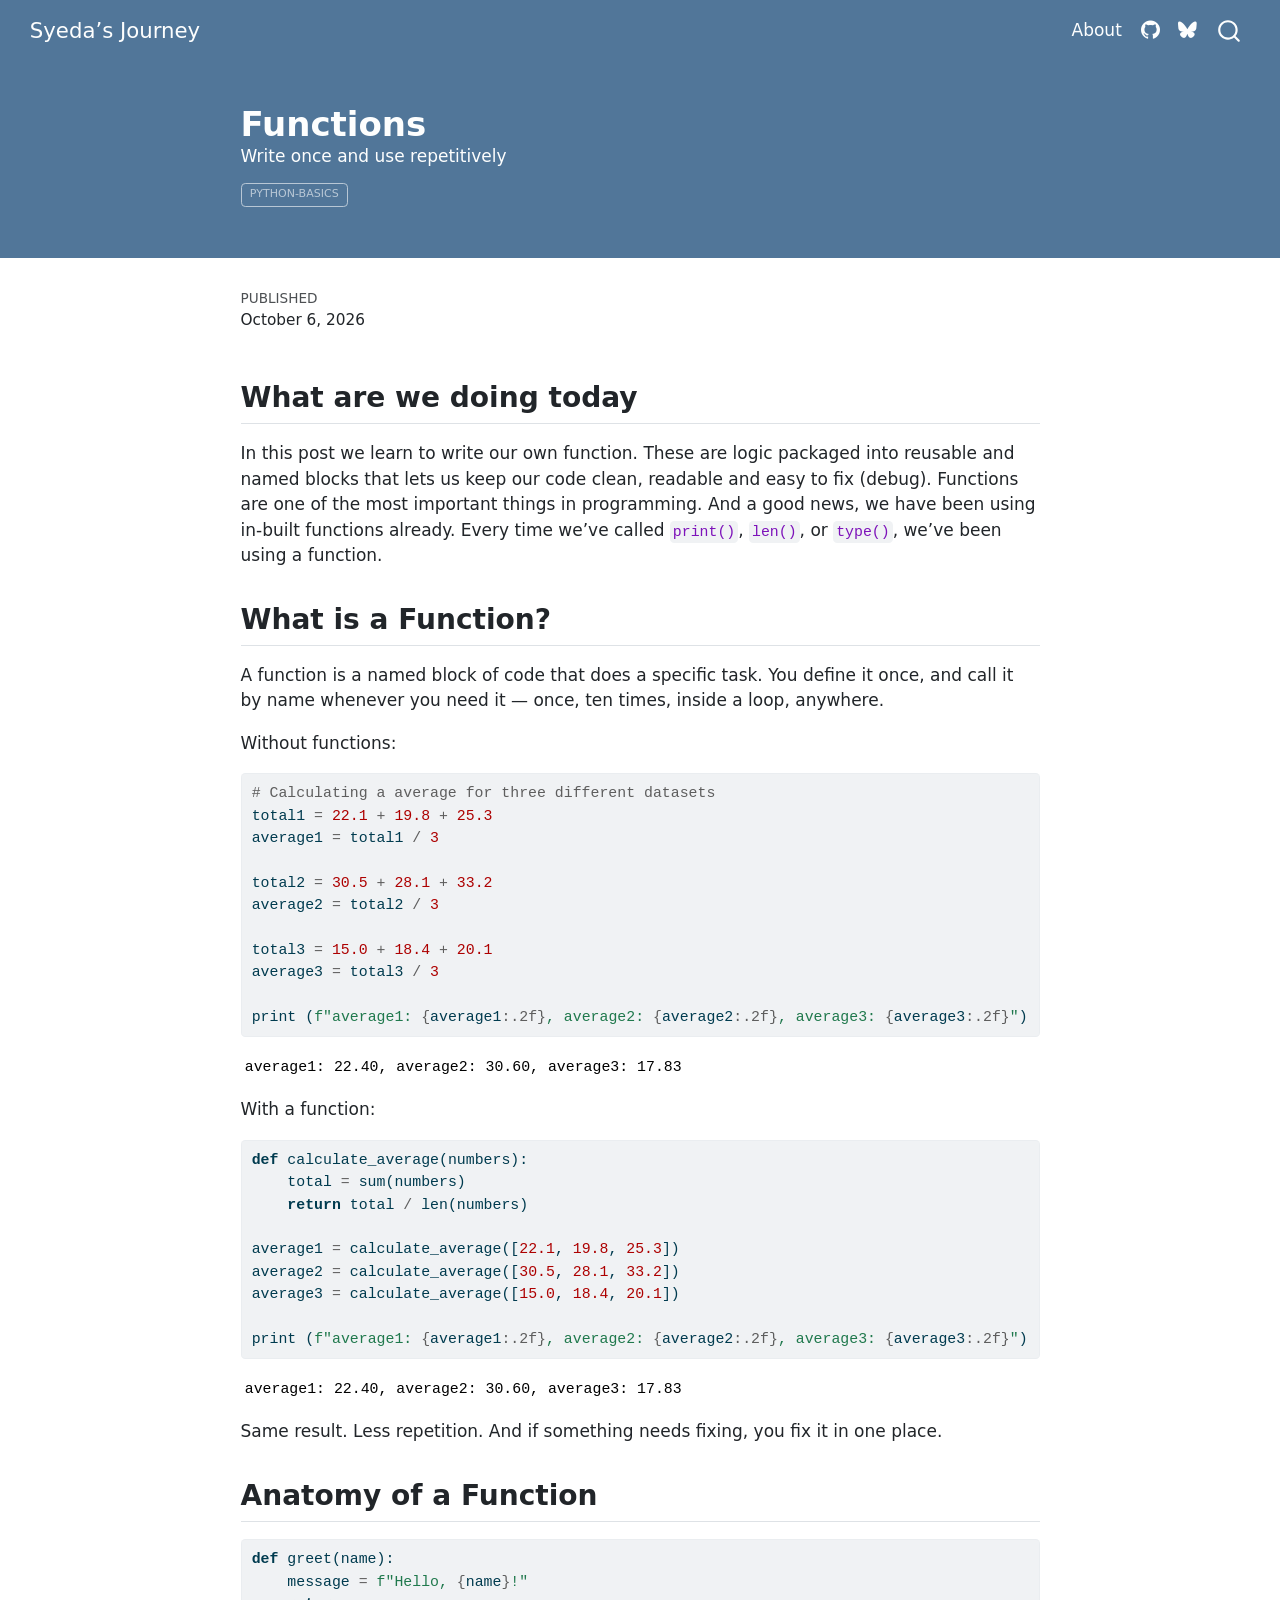
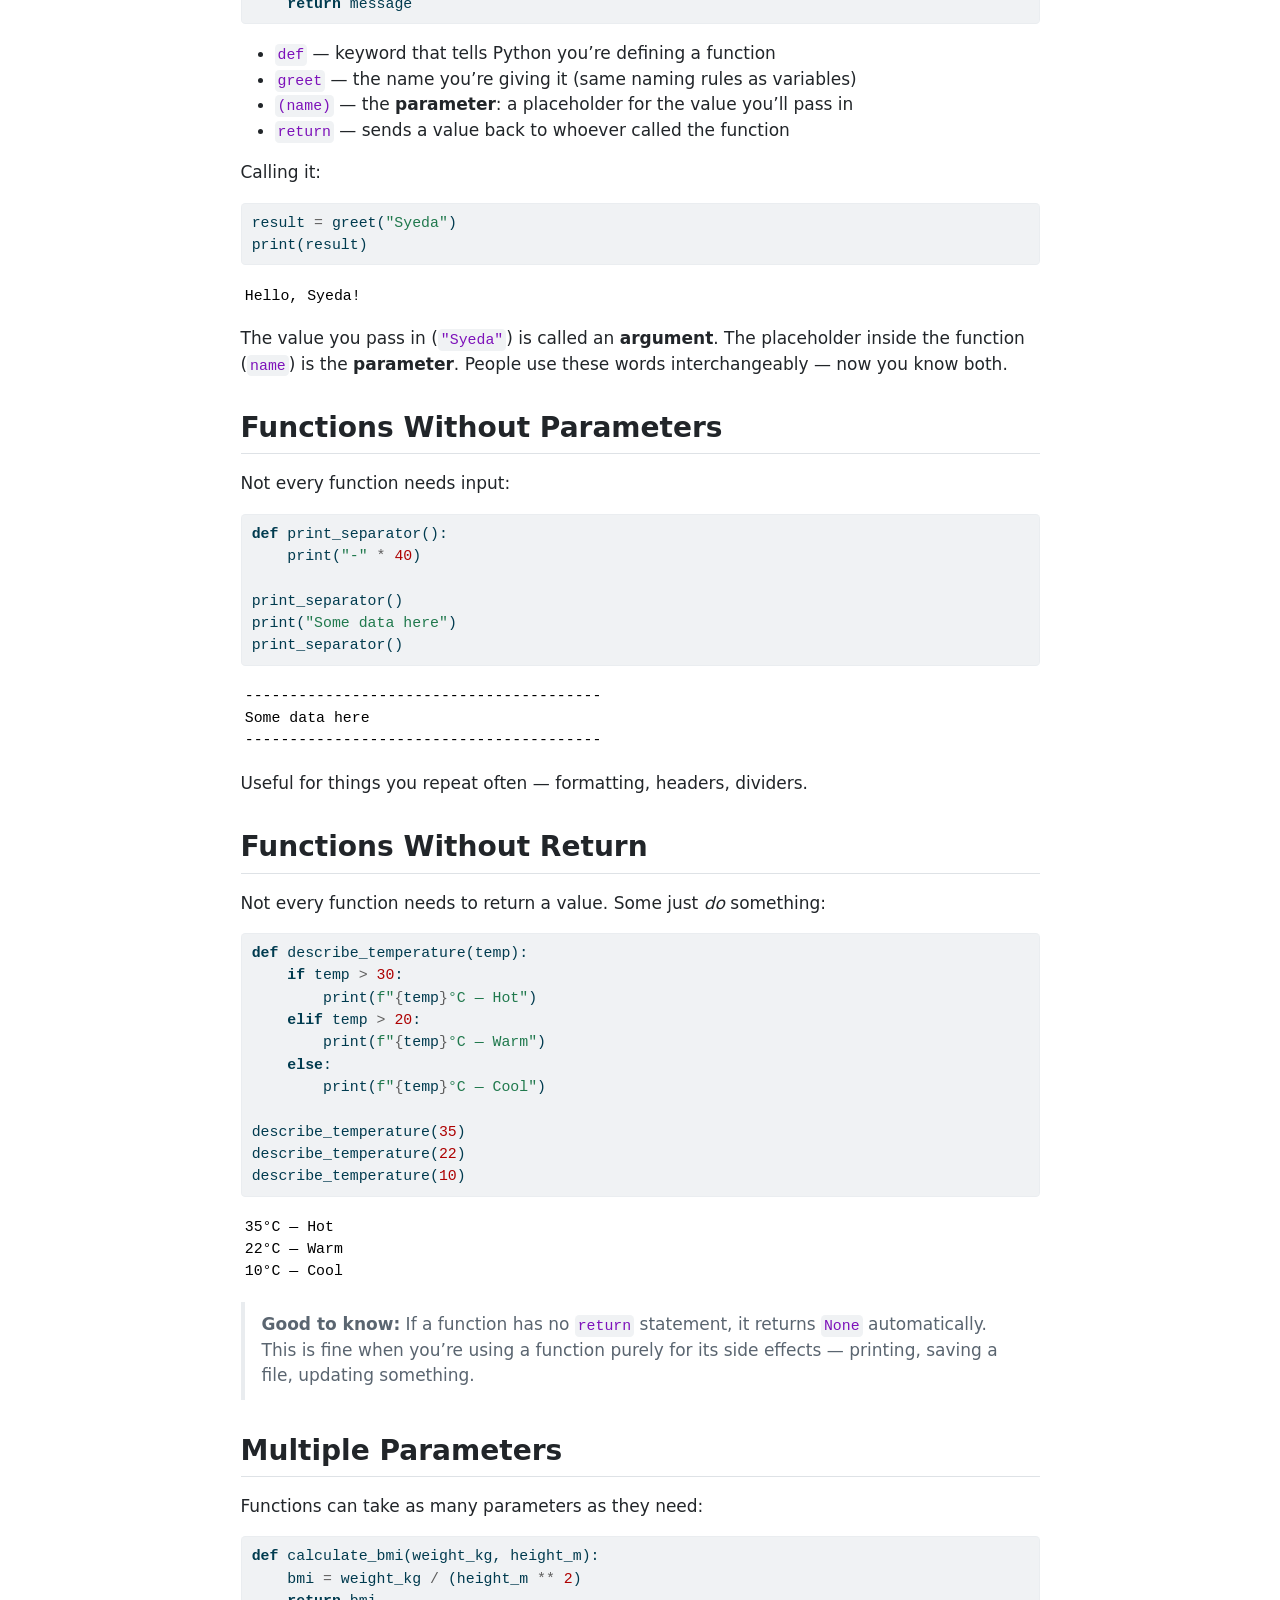
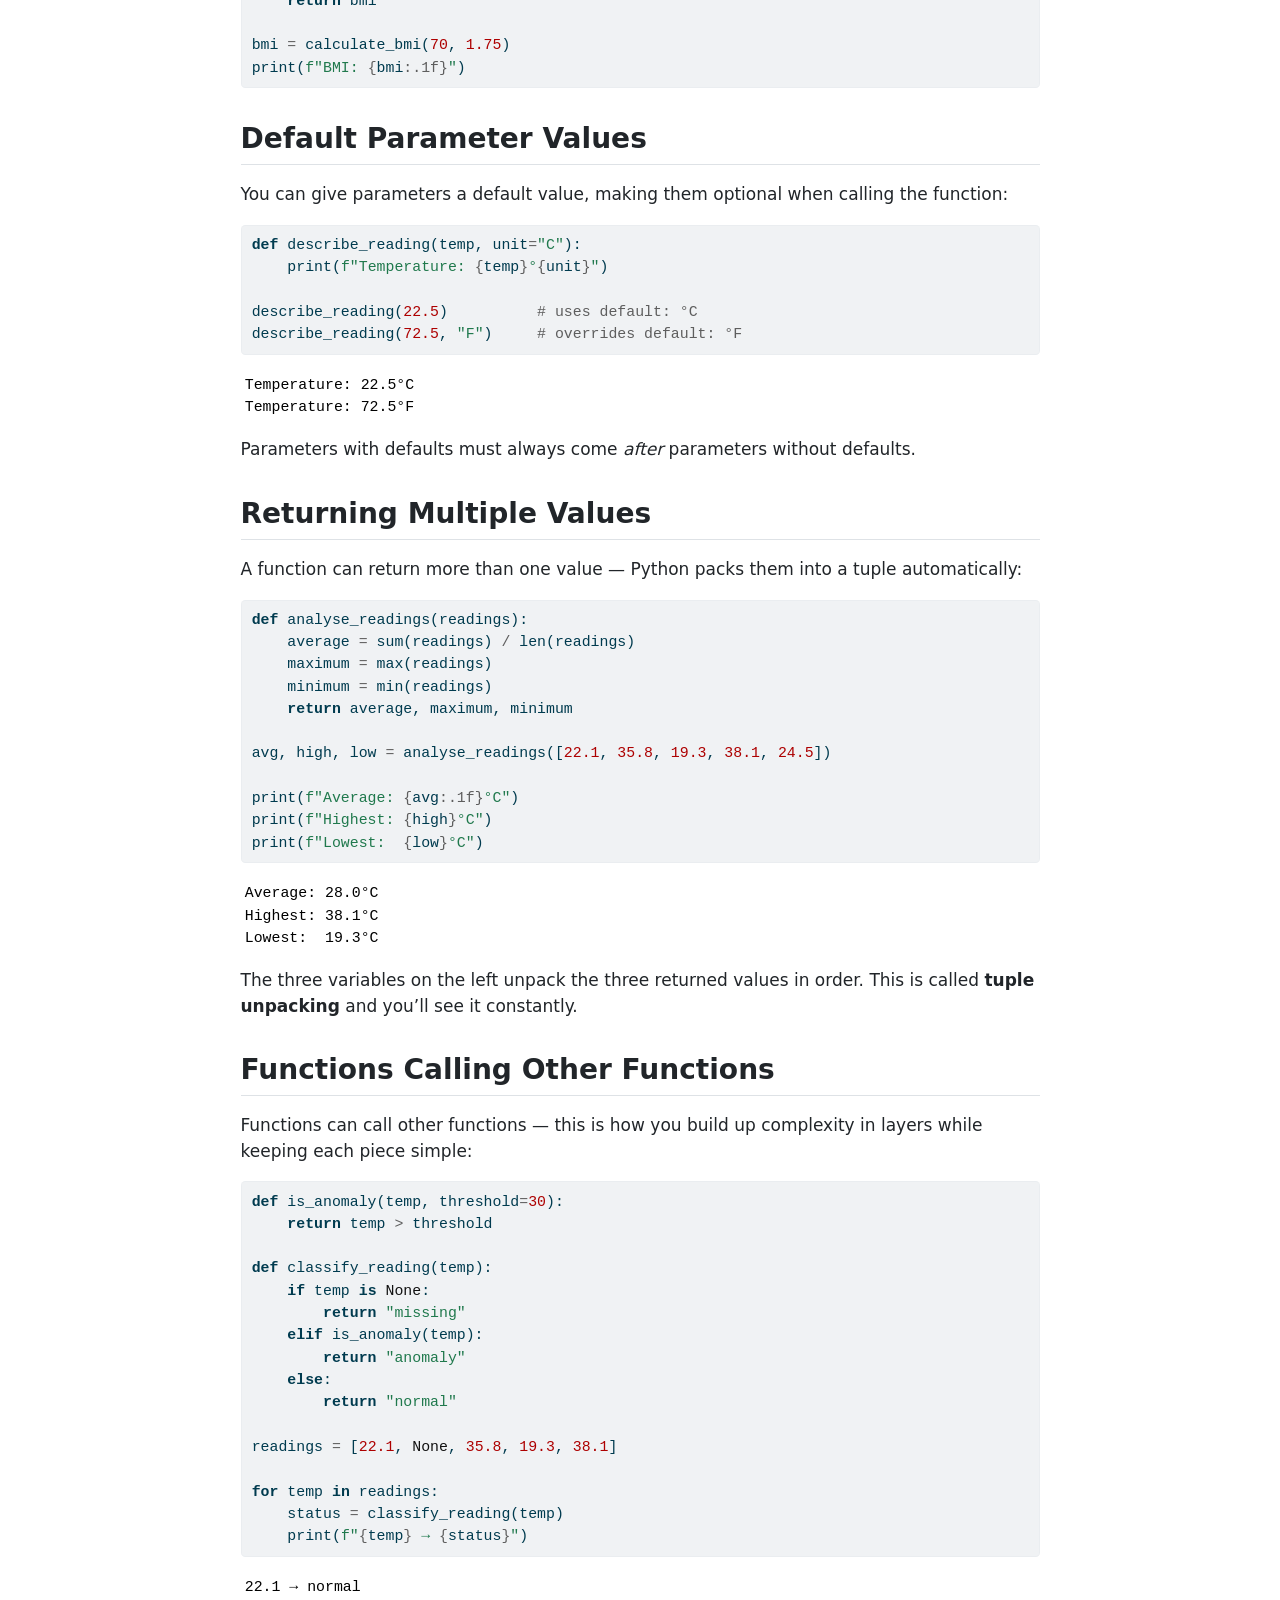
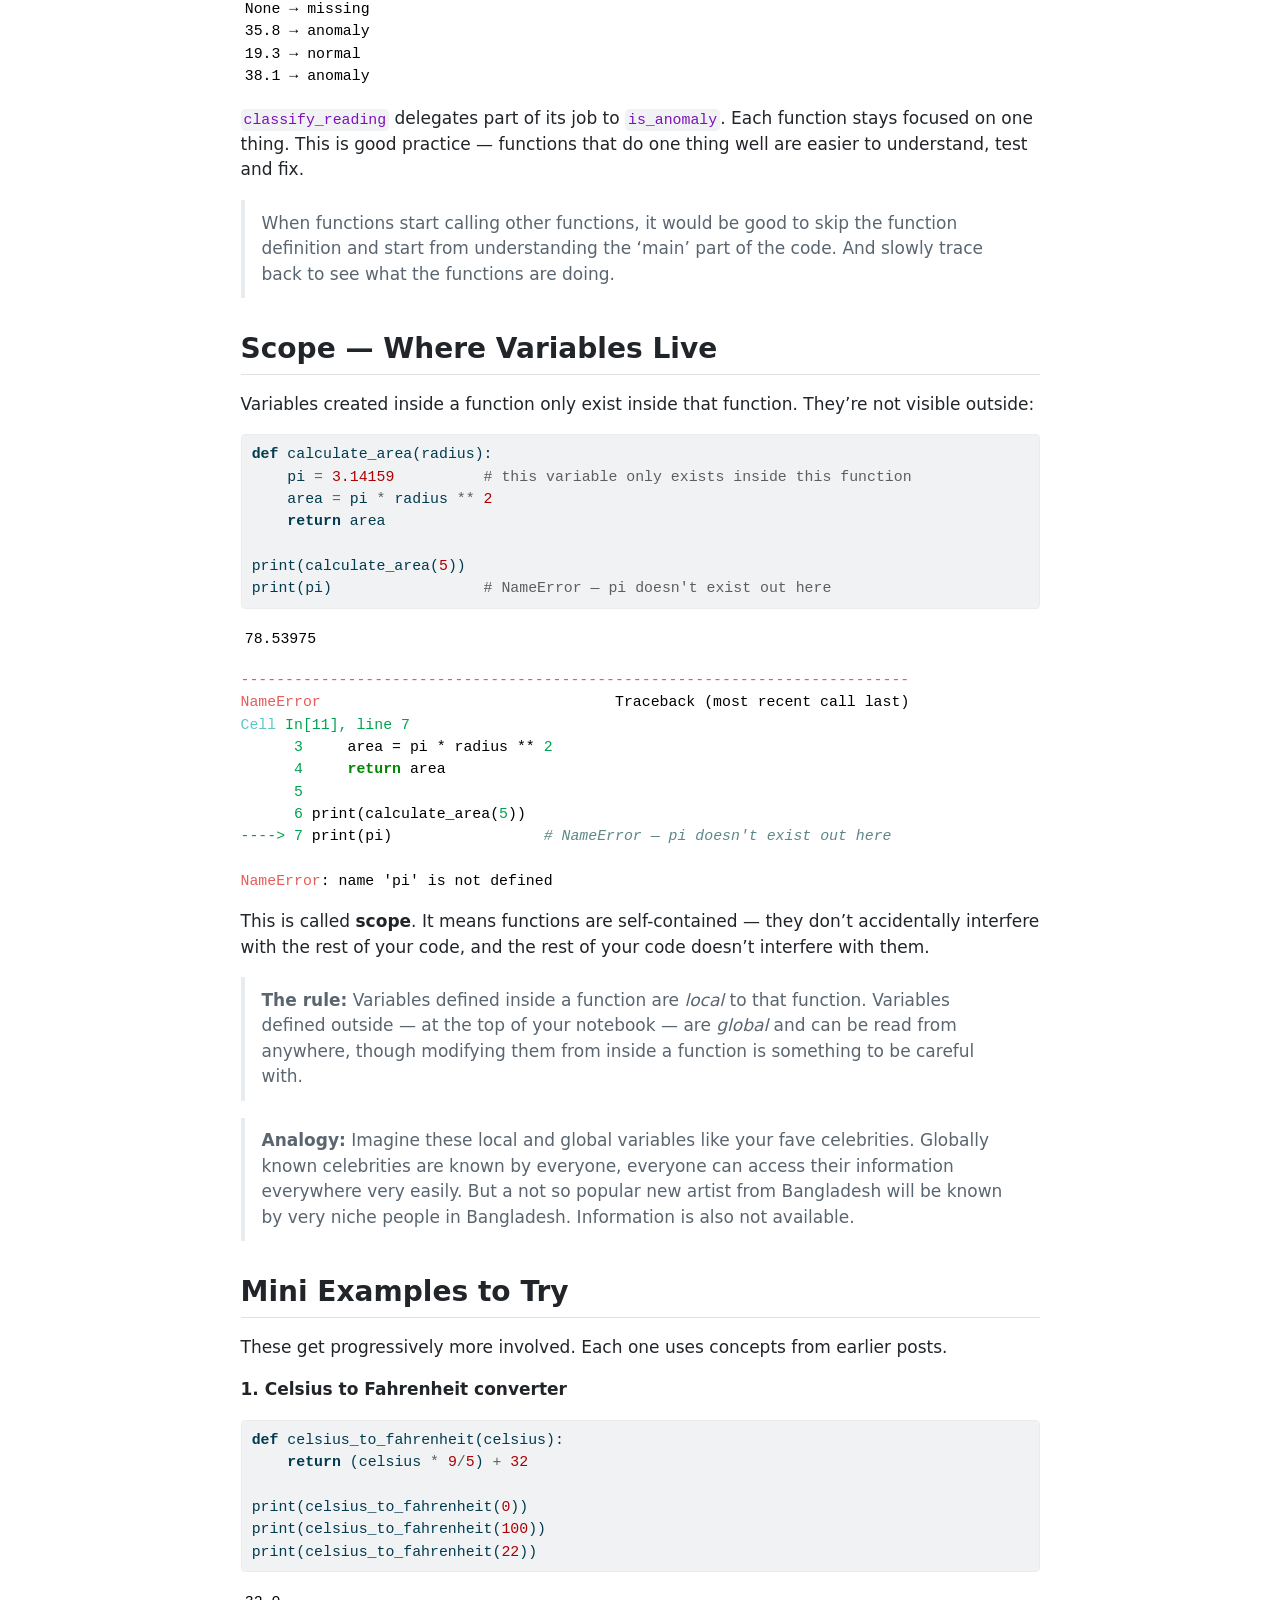
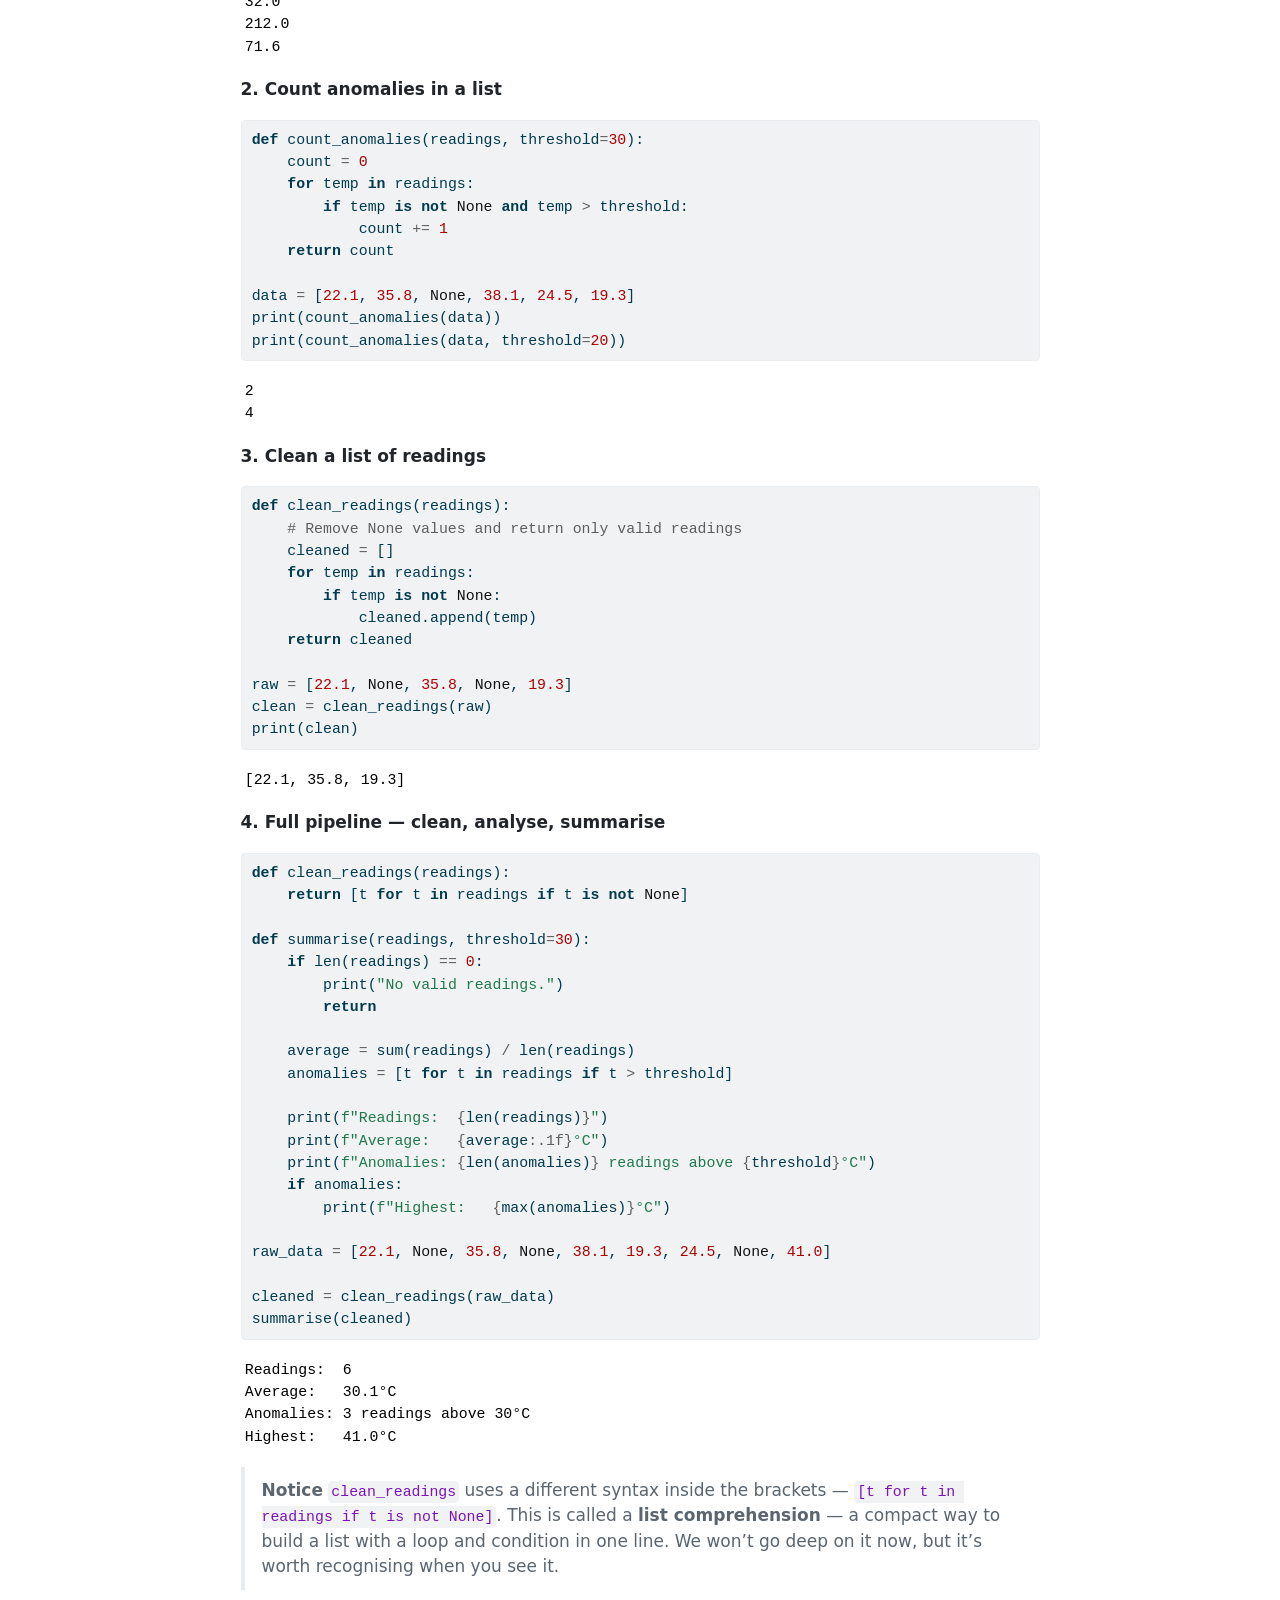
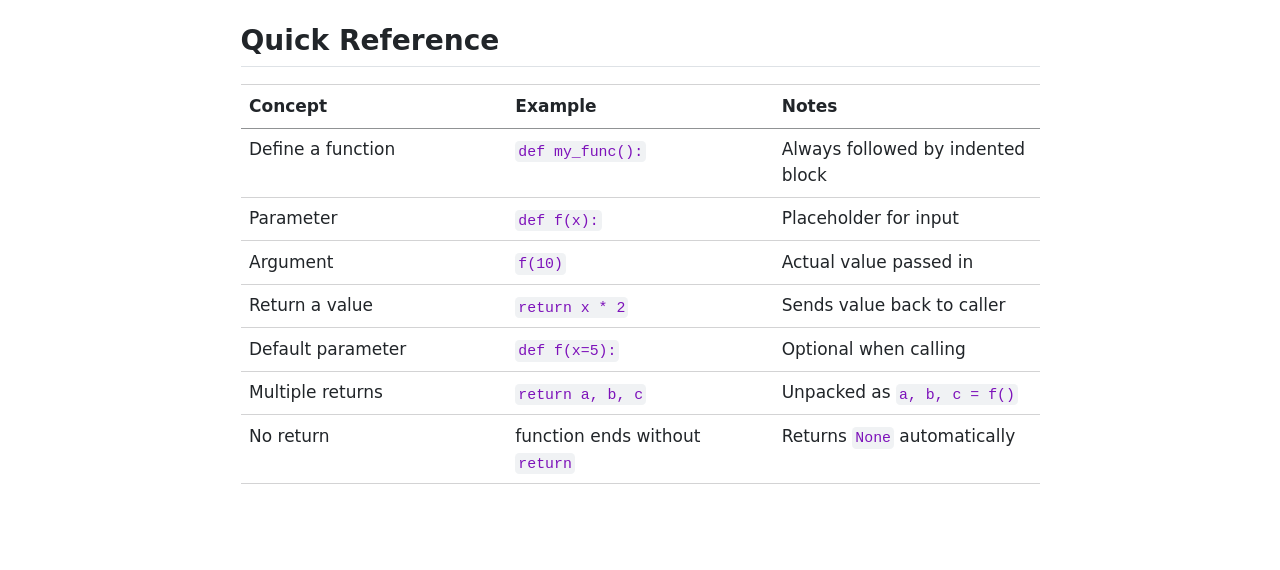
<file: docs/posts/python-functions/index.html>
<!DOCTYPE html>
<html xmlns="http://www.w3.org/1999/xhtml" lang="en" xml:lang="en"><head>

<meta charset="utf-8">
<meta name="generator" content="quarto-1.9.36">

<meta name="viewport" content="width=device-width, initial-scale=1.0, user-scalable=yes">

<meta name="dcterms.date" content="2026-10-06">
<meta name="description" content="Write once and use repetitively">

<title>Functions – Syeda’s Journey</title>
<style>
/* Default styles provided by pandoc.
** See https://pandoc.org/MANUAL.html#variables-for-html for config info.
*/
code{white-space: pre-wrap;}
span.smallcaps{font-variant: small-caps;}
div.columns{display: flex; gap: min(4vw, 1.5em);}
div.column{flex: auto; overflow-x: auto;}
div.hanging-indent{margin-left: 1.5em; text-indent: -1.5em;}
ul.task-list{list-style: none;}
ul.task-list li input[type="checkbox"] {
  width: 0.8em;
  margin: 0 0.8em 0.2em -1em; /* quarto-specific, see https://github.com/quarto-dev/quarto-cli/issues/4556 */ 
  vertical-align: middle;
}
/* CSS for syntax highlighting */
html { -webkit-text-size-adjust: 100%; }
pre > code.sourceCode { white-space: pre; position: relative; }
pre > code.sourceCode > span { display: inline-block; line-height: 1.25; }
pre > code.sourceCode > span:empty { height: 1.2em; }
.sourceCode { overflow: visible; }
code.sourceCode > span { color: inherit; text-decoration: inherit; }
div.sourceCode { margin: 1em 0; }
pre.sourceCode { margin: 0; }
@media screen {
div.sourceCode { overflow: auto; }
}
@media print {
pre > code.sourceCode { white-space: pre-wrap; }
pre > code.sourceCode > span { text-indent: -5em; padding-left: 5em; }
}
pre.numberSource code
  { counter-reset: source-line 0; }
pre.numberSource code > span
  { position: relative; left: -4em; counter-increment: source-line; }
pre.numberSource code > span > a:first-child::before
  { content: counter(source-line);
    position: relative; left: -1em; text-align: right; vertical-align: baseline;
    border: none; display: inline-block;
    -webkit-touch-callout: none; -webkit-user-select: none;
    -khtml-user-select: none; -moz-user-select: none;
    -ms-user-select: none; user-select: none;
    padding: 0 4px; width: 4em;
  }
pre.numberSource { margin-left: 3em;  padding-left: 4px; }
div.sourceCode
  {   }
@media screen {
pre > code.sourceCode > span > a:first-child::before { text-decoration: underline; }
}
</style>


<script src="../../site_libs/quarto-nav/quarto-nav.js"></script>
<script src="../../site_libs/quarto-nav/headroom.min.js"></script>
<script src="../../site_libs/clipboard/clipboard.min.js"></script>
<script src="../../site_libs/quarto-search/autocomplete.umd.js"></script>
<script src="../../site_libs/quarto-search/fuse.min.js"></script>
<script src="../../site_libs/quarto-search/quarto-search.js"></script>
<meta name="quarto:offset" content="../../">
<script src="../../site_libs/quarto-html/quarto.js" type="module"></script>
<script src="../../site_libs/quarto-html/tabsets/tabsets.js" type="module"></script>
<script src="../../site_libs/quarto-html/popper.min.js"></script>
<script src="../../site_libs/quarto-html/tippy.umd.min.js"></script>
<script src="../../site_libs/quarto-html/anchor.min.js"></script>
<link href="../../site_libs/quarto-html/tippy.css" rel="stylesheet">
<link href="../../site_libs/quarto-html/quarto-syntax-highlighting-845c23b38eaddc0f92fda52bfe77a8c8.css" rel="stylesheet" id="quarto-text-highlighting-styles">
<script src="../../site_libs/bootstrap/bootstrap.min.js"></script>
<link href="../../site_libs/bootstrap/bootstrap-icons.css" rel="stylesheet">
<link href="../../site_libs/bootstrap/bootstrap-ece42c8223ec2bf36298a08f122c9a68.min.css" rel="stylesheet" append-hash="true" id="quarto-bootstrap" data-mode="light">
<script id="quarto-search-options" type="application/json">{
  "location": "navbar",
  "copy-button": false,
  "collapse-after": 3,
  "panel-placement": "end",
  "type": "overlay",
  "limit": 50,
  "keyboard-shortcut": [
    "f",
    "/",
    "s"
  ],
  "show-item-context": false,
  "language": {
    "search-no-results-text": "No results",
    "search-matching-documents-text": "matching documents",
    "search-copy-link-title": "Copy link to search",
    "search-hide-matches-text": "Hide additional matches",
    "search-more-match-text": "more match in this document",
    "search-more-matches-text": "more matches in this document",
    "search-clear-button-title": "Clear",
    "search-text-placeholder": "",
    "search-detached-cancel-button-title": "Cancel",
    "search-submit-button-title": "Submit",
    "search-label": "Search"
  }
}</script>


<link rel="stylesheet" href="../../styles.css">
</head>

<body class="nav-fixed fullcontent quarto-light">

<div id="quarto-search-results"></div>
  <header id="quarto-header" class="headroom fixed-top quarto-banner">
    <nav class="navbar navbar-expand-lg " data-bs-theme="dark">
      <div class="navbar-container container-fluid">
      <div class="navbar-brand-container mx-auto">
    <a class="navbar-brand" href="../../index.html">
    <span class="navbar-title">Syeda’s Journey</span>
    </a>
  </div>
            <div id="quarto-search" class="" title="Search"></div>
          <button class="navbar-toggler" type="button" data-bs-toggle="collapse" data-bs-target="#navbarCollapse" aria-controls="navbarCollapse" role="menu" aria-expanded="false" aria-label="Toggle navigation" onclick="if (window.quartoToggleHeadroom) { window.quartoToggleHeadroom(); }">
  <span class="navbar-toggler-icon"></span>
</button>
          <div class="collapse navbar-collapse" id="navbarCollapse">
            <ul class="navbar-nav navbar-nav-scroll ms-auto">
  <li class="nav-item">
    <a class="nav-link" href="../../about.html"> 
<span class="menu-text">About</span></a>
  </li>  
  <li class="nav-item compact">
    <a class="nav-link" href="https://github.com/"> <i class="bi bi-github" role="img">
</i> 
<span class="menu-text"></span></a>
  </li>  
  <li class="nav-item compact">
    <a class="nav-link" href="https://bsky.app/"> <i class="bi bi-bluesky" role="img">
</i> 
<span class="menu-text"></span></a>
  </li>  
</ul>
          </div> <!-- /navcollapse -->
            <div class="quarto-navbar-tools">
</div>
      </div> <!-- /container-fluid -->
    </nav>
</header>
<!-- content -->
<header id="title-block-header" class="quarto-title-block default page-columns page-full">
  <div class="quarto-title-banner page-columns page-full">
    <div class="quarto-title column-body">
      <h1 class="title">Functions</h1>
                  <div>
        <div class="description">
          Write once and use repetitively
        </div>
      </div>
                          <div class="quarto-categories">
                <div class="quarto-category">python-basics</div>
              </div>
                  </div>
  </div>
    
  
  <div class="quarto-title-meta">

      
      <div>
      <div class="quarto-title-meta-heading">Published</div>
      <div class="quarto-title-meta-contents">
        <p class="date">October 6, 2026</p>
      </div>
    </div>
    
      
    </div>
    
  
  </header><div id="quarto-content" class="quarto-container page-columns page-rows-contents page-layout-article page-navbar">
<!-- sidebar -->
<!-- margin-sidebar -->
    
<!-- main -->
<main class="content quarto-banner-title-block" id="quarto-document-content">





<section id="what-are-we-doing-today" class="level2">
<h2 class="anchored" data-anchor-id="what-are-we-doing-today">What are we doing today</h2>
<p>In this post we learn to write our own function. These are logic packaged into reusable and named blocks that lets us keep our code clean, readable and easy to fix (debug). Functions are one of the most important things in programming. And a good news, we have been using in-built functions already. Every time we’ve called <code>print()</code>, <code>len()</code>, or <code>type()</code>, we’ve been using a function.</p>
</section>
<section id="what-is-a-function" class="level2">
<h2 class="anchored" data-anchor-id="what-is-a-function">What is a Function?</h2>
<p>A function is a named block of code that does a specific task. You define it once, and call it by name whenever you need it — once, ten times, inside a loop, anywhere.</p>
<p>Without functions:</p>
<div id="bf2e43fd" class="cell" data-execution_count="2">
<div class="code-copy-outer-scaffold"><div class="sourceCode cell-code" id="cb1"><pre class="sourceCode python code-with-copy"><code class="sourceCode python"><span id="cb1-1"><a href="#cb1-1" aria-hidden="true" tabindex="-1"></a><span class="co"># Calculating a average for three different datasets</span></span>
<span id="cb1-2"><a href="#cb1-2" aria-hidden="true" tabindex="-1"></a>total1 <span class="op">=</span> <span class="fl">22.1</span> <span class="op">+</span> <span class="fl">19.8</span> <span class="op">+</span> <span class="fl">25.3</span></span>
<span id="cb1-3"><a href="#cb1-3" aria-hidden="true" tabindex="-1"></a>average1 <span class="op">=</span> total1 <span class="op">/</span> <span class="dv">3</span></span>
<span id="cb1-4"><a href="#cb1-4" aria-hidden="true" tabindex="-1"></a></span>
<span id="cb1-5"><a href="#cb1-5" aria-hidden="true" tabindex="-1"></a>total2 <span class="op">=</span> <span class="fl">30.5</span> <span class="op">+</span> <span class="fl">28.1</span> <span class="op">+</span> <span class="fl">33.2</span></span>
<span id="cb1-6"><a href="#cb1-6" aria-hidden="true" tabindex="-1"></a>average2 <span class="op">=</span> total2 <span class="op">/</span> <span class="dv">3</span></span>
<span id="cb1-7"><a href="#cb1-7" aria-hidden="true" tabindex="-1"></a></span>
<span id="cb1-8"><a href="#cb1-8" aria-hidden="true" tabindex="-1"></a>total3 <span class="op">=</span> <span class="fl">15.0</span> <span class="op">+</span> <span class="fl">18.4</span> <span class="op">+</span> <span class="fl">20.1</span></span>
<span id="cb1-9"><a href="#cb1-9" aria-hidden="true" tabindex="-1"></a>average3 <span class="op">=</span> total3 <span class="op">/</span> <span class="dv">3</span></span>
<span id="cb1-10"><a href="#cb1-10" aria-hidden="true" tabindex="-1"></a></span>
<span id="cb1-11"><a href="#cb1-11" aria-hidden="true" tabindex="-1"></a><span class="bu">print</span> (<span class="ss">f"average1: </span><span class="sc">{</span>average1<span class="sc">:.2f}</span><span class="ss">, average2: </span><span class="sc">{</span>average2<span class="sc">:.2f}</span><span class="ss">, average3: </span><span class="sc">{</span>average3<span class="sc">:.2f}</span><span class="ss">"</span>)</span></code></pre></div><button title="Copy to Clipboard" class="code-copy-button"><i class="bi"></i></button></div>
<div class="cell-output cell-output-stdout">
<pre><code>average1: 22.40, average2: 30.60, average3: 17.83</code></pre>
</div>
</div>
<p>With a function:</p>
<div id="f9b14f7f" class="cell" data-execution_count="3">
<div class="code-copy-outer-scaffold"><div class="sourceCode cell-code" id="cb3"><pre class="sourceCode python code-with-copy"><code class="sourceCode python"><span id="cb3-1"><a href="#cb3-1" aria-hidden="true" tabindex="-1"></a><span class="kw">def</span> calculate_average(numbers):</span>
<span id="cb3-2"><a href="#cb3-2" aria-hidden="true" tabindex="-1"></a>    total <span class="op">=</span> <span class="bu">sum</span>(numbers)</span>
<span id="cb3-3"><a href="#cb3-3" aria-hidden="true" tabindex="-1"></a>    <span class="cf">return</span> total <span class="op">/</span> <span class="bu">len</span>(numbers)</span>
<span id="cb3-4"><a href="#cb3-4" aria-hidden="true" tabindex="-1"></a></span>
<span id="cb3-5"><a href="#cb3-5" aria-hidden="true" tabindex="-1"></a>average1 <span class="op">=</span> calculate_average([<span class="fl">22.1</span>, <span class="fl">19.8</span>, <span class="fl">25.3</span>])</span>
<span id="cb3-6"><a href="#cb3-6" aria-hidden="true" tabindex="-1"></a>average2 <span class="op">=</span> calculate_average([<span class="fl">30.5</span>, <span class="fl">28.1</span>, <span class="fl">33.2</span>])</span>
<span id="cb3-7"><a href="#cb3-7" aria-hidden="true" tabindex="-1"></a>average3 <span class="op">=</span> calculate_average([<span class="fl">15.0</span>, <span class="fl">18.4</span>, <span class="fl">20.1</span>])</span>
<span id="cb3-8"><a href="#cb3-8" aria-hidden="true" tabindex="-1"></a></span>
<span id="cb3-9"><a href="#cb3-9" aria-hidden="true" tabindex="-1"></a><span class="bu">print</span> (<span class="ss">f"average1: </span><span class="sc">{</span>average1<span class="sc">:.2f}</span><span class="ss">, average2: </span><span class="sc">{</span>average2<span class="sc">:.2f}</span><span class="ss">, average3: </span><span class="sc">{</span>average3<span class="sc">:.2f}</span><span class="ss">"</span>)</span></code></pre></div><button title="Copy to Clipboard" class="code-copy-button"><i class="bi"></i></button></div>
<div class="cell-output cell-output-stdout">
<pre><code>average1: 22.40, average2: 30.60, average3: 17.83</code></pre>
</div>
</div>
<p>Same result. Less repetition. And if something needs fixing, you fix it in one place.</p>
</section>
<section id="anatomy-of-a-function" class="level2">
<h2 class="anchored" data-anchor-id="anatomy-of-a-function">Anatomy of a Function</h2>
<div id="8701f759" class="cell" data-execution_count="4">
<div class="code-copy-outer-scaffold"><div class="sourceCode cell-code" id="cb5"><pre class="sourceCode python code-with-copy"><code class="sourceCode python"><span id="cb5-1"><a href="#cb5-1" aria-hidden="true" tabindex="-1"></a><span class="kw">def</span> greet(name):</span>
<span id="cb5-2"><a href="#cb5-2" aria-hidden="true" tabindex="-1"></a>    message <span class="op">=</span> <span class="ss">f"Hello, </span><span class="sc">{</span>name<span class="sc">}</span><span class="ss">!"</span></span>
<span id="cb5-3"><a href="#cb5-3" aria-hidden="true" tabindex="-1"></a>    <span class="cf">return</span> message</span></code></pre></div><button title="Copy to Clipboard" class="code-copy-button"><i class="bi"></i></button></div>
</div>
<ul>
<li><code>def</code> — keyword that tells Python you’re defining a function</li>
<li><code>greet</code> — the name you’re giving it (same naming rules as variables)</li>
<li><code>(name)</code> — the <strong>parameter</strong>: a placeholder for the value you’ll pass in</li>
<li><code>return</code> — sends a value back to whoever called the function</li>
</ul>
<p>Calling it:</p>
<div id="ed86f045" class="cell" data-execution_count="5">
<div class="code-copy-outer-scaffold"><div class="sourceCode cell-code" id="cb6"><pre class="sourceCode python code-with-copy"><code class="sourceCode python"><span id="cb6-1"><a href="#cb6-1" aria-hidden="true" tabindex="-1"></a>result <span class="op">=</span> greet(<span class="st">"Syeda"</span>)</span>
<span id="cb6-2"><a href="#cb6-2" aria-hidden="true" tabindex="-1"></a><span class="bu">print</span>(result)       </span></code></pre></div><button title="Copy to Clipboard" class="code-copy-button"><i class="bi"></i></button></div>
<div class="cell-output cell-output-stdout">
<pre><code>Hello, Syeda!</code></pre>
</div>
</div>
<p>The value you pass in (<code>"Syeda"</code>) is called an <strong>argument</strong>. The placeholder inside the function (<code>name</code>) is the <strong>parameter</strong>. People use these words interchangeably — now you know both.</p>
</section>
<section id="functions-without-parameters" class="level2">
<h2 class="anchored" data-anchor-id="functions-without-parameters">Functions Without Parameters</h2>
<p>Not every function needs input:</p>
<div id="af606417" class="cell" data-execution_count="6">
<div class="code-copy-outer-scaffold"><div class="sourceCode cell-code" id="cb8"><pre class="sourceCode python code-with-copy"><code class="sourceCode python"><span id="cb8-1"><a href="#cb8-1" aria-hidden="true" tabindex="-1"></a><span class="kw">def</span> print_separator():</span>
<span id="cb8-2"><a href="#cb8-2" aria-hidden="true" tabindex="-1"></a>    <span class="bu">print</span>(<span class="st">"-"</span> <span class="op">*</span> <span class="dv">40</span>)</span>
<span id="cb8-3"><a href="#cb8-3" aria-hidden="true" tabindex="-1"></a></span>
<span id="cb8-4"><a href="#cb8-4" aria-hidden="true" tabindex="-1"></a>print_separator()</span>
<span id="cb8-5"><a href="#cb8-5" aria-hidden="true" tabindex="-1"></a><span class="bu">print</span>(<span class="st">"Some data here"</span>)</span>
<span id="cb8-6"><a href="#cb8-6" aria-hidden="true" tabindex="-1"></a>print_separator()</span></code></pre></div><button title="Copy to Clipboard" class="code-copy-button"><i class="bi"></i></button></div>
<div class="cell-output cell-output-stdout">
<pre><code>----------------------------------------
Some data here
----------------------------------------</code></pre>
</div>
</div>
<p>Useful for things you repeat often — formatting, headers, dividers.</p>
</section>
<section id="functions-without-return" class="level2">
<h2 class="anchored" data-anchor-id="functions-without-return">Functions Without Return</h2>
<p>Not every function needs to return a value. Some just <em>do</em> something:</p>
<div id="e96df994" class="cell" data-execution_count="7">
<div class="code-copy-outer-scaffold"><div class="sourceCode cell-code" id="cb10"><pre class="sourceCode python code-with-copy"><code class="sourceCode python"><span id="cb10-1"><a href="#cb10-1" aria-hidden="true" tabindex="-1"></a><span class="kw">def</span> describe_temperature(temp):</span>
<span id="cb10-2"><a href="#cb10-2" aria-hidden="true" tabindex="-1"></a>    <span class="cf">if</span> temp <span class="op">&gt;</span> <span class="dv">30</span>:</span>
<span id="cb10-3"><a href="#cb10-3" aria-hidden="true" tabindex="-1"></a>        <span class="bu">print</span>(<span class="ss">f"</span><span class="sc">{</span>temp<span class="sc">}</span><span class="ss">°C — Hot"</span>)</span>
<span id="cb10-4"><a href="#cb10-4" aria-hidden="true" tabindex="-1"></a>    <span class="cf">elif</span> temp <span class="op">&gt;</span> <span class="dv">20</span>:</span>
<span id="cb10-5"><a href="#cb10-5" aria-hidden="true" tabindex="-1"></a>        <span class="bu">print</span>(<span class="ss">f"</span><span class="sc">{</span>temp<span class="sc">}</span><span class="ss">°C — Warm"</span>)</span>
<span id="cb10-6"><a href="#cb10-6" aria-hidden="true" tabindex="-1"></a>    <span class="cf">else</span>:</span>
<span id="cb10-7"><a href="#cb10-7" aria-hidden="true" tabindex="-1"></a>        <span class="bu">print</span>(<span class="ss">f"</span><span class="sc">{</span>temp<span class="sc">}</span><span class="ss">°C — Cool"</span>)</span>
<span id="cb10-8"><a href="#cb10-8" aria-hidden="true" tabindex="-1"></a></span>
<span id="cb10-9"><a href="#cb10-9" aria-hidden="true" tabindex="-1"></a>describe_temperature(<span class="dv">35</span>)</span>
<span id="cb10-10"><a href="#cb10-10" aria-hidden="true" tabindex="-1"></a>describe_temperature(<span class="dv">22</span>)</span>
<span id="cb10-11"><a href="#cb10-11" aria-hidden="true" tabindex="-1"></a>describe_temperature(<span class="dv">10</span>)</span></code></pre></div><button title="Copy to Clipboard" class="code-copy-button"><i class="bi"></i></button></div>
<div class="cell-output cell-output-stdout">
<pre><code>35°C — Hot
22°C — Warm
10°C — Cool</code></pre>
</div>
</div>
<blockquote class="blockquote">
<p><strong>Good to know:</strong> If a function has no <code>return</code> statement, it returns <code>None</code> automatically. This is fine when you’re using a function purely for its side effects — printing, saving a file, updating something.</p>
</blockquote>
</section>
<section id="multiple-parameters" class="level2">
<h2 class="anchored" data-anchor-id="multiple-parameters">Multiple Parameters</h2>
<p>Functions can take as many parameters as they need:</p>
<div id="8438c820" class="cell">
<div class="code-copy-outer-scaffold"><div class="sourceCode cell-code" id="cb12"><pre class="sourceCode python code-with-copy"><code class="sourceCode python"><span id="cb12-1"><a href="#cb12-1" aria-hidden="true" tabindex="-1"></a><span class="kw">def</span> calculate_bmi(weight_kg, height_m):</span>
<span id="cb12-2"><a href="#cb12-2" aria-hidden="true" tabindex="-1"></a>    bmi <span class="op">=</span> weight_kg <span class="op">/</span> (height_m <span class="op">**</span> <span class="dv">2</span>)</span>
<span id="cb12-3"><a href="#cb12-3" aria-hidden="true" tabindex="-1"></a>    <span class="cf">return</span> bmi</span>
<span id="cb12-4"><a href="#cb12-4" aria-hidden="true" tabindex="-1"></a></span>
<span id="cb12-5"><a href="#cb12-5" aria-hidden="true" tabindex="-1"></a>bmi <span class="op">=</span> calculate_bmi(<span class="dv">70</span>, <span class="fl">1.75</span>)</span>
<span id="cb12-6"><a href="#cb12-6" aria-hidden="true" tabindex="-1"></a><span class="bu">print</span>(<span class="ss">f"BMI: </span><span class="sc">{</span>bmi<span class="sc">:.1f}</span><span class="ss">"</span>)</span></code></pre></div><button title="Copy to Clipboard" class="code-copy-button"><i class="bi"></i></button></div>
</div>
</section>
<section id="default-parameter-values" class="level2">
<h2 class="anchored" data-anchor-id="default-parameter-values">Default Parameter Values</h2>
<p>You can give parameters a default value, making them optional when calling the function:</p>
<div id="6d2f0ea8" class="cell" data-execution_count="8">
<div class="code-copy-outer-scaffold"><div class="sourceCode cell-code" id="cb13"><pre class="sourceCode python code-with-copy"><code class="sourceCode python"><span id="cb13-1"><a href="#cb13-1" aria-hidden="true" tabindex="-1"></a><span class="kw">def</span> describe_reading(temp, unit<span class="op">=</span><span class="st">"C"</span>):</span>
<span id="cb13-2"><a href="#cb13-2" aria-hidden="true" tabindex="-1"></a>    <span class="bu">print</span>(<span class="ss">f"Temperature: </span><span class="sc">{</span>temp<span class="sc">}</span><span class="ss">°</span><span class="sc">{</span>unit<span class="sc">}</span><span class="ss">"</span>)</span>
<span id="cb13-3"><a href="#cb13-3" aria-hidden="true" tabindex="-1"></a></span>
<span id="cb13-4"><a href="#cb13-4" aria-hidden="true" tabindex="-1"></a>describe_reading(<span class="fl">22.5</span>)          <span class="co"># uses default: °C</span></span>
<span id="cb13-5"><a href="#cb13-5" aria-hidden="true" tabindex="-1"></a>describe_reading(<span class="fl">72.5</span>, <span class="st">"F"</span>)     <span class="co"># overrides default: °F</span></span></code></pre></div><button title="Copy to Clipboard" class="code-copy-button"><i class="bi"></i></button></div>
<div class="cell-output cell-output-stdout">
<pre><code>Temperature: 22.5°C
Temperature: 72.5°F</code></pre>
</div>
</div>
<p>Parameters with defaults must always come <em>after</em> parameters without defaults.</p>
</section>
<section id="returning-multiple-values" class="level2">
<h2 class="anchored" data-anchor-id="returning-multiple-values">Returning Multiple Values</h2>
<p>A function can return more than one value — Python packs them into a tuple automatically:</p>
<div id="3ccbf056" class="cell" data-execution_count="9">
<div class="code-copy-outer-scaffold"><div class="sourceCode cell-code" id="cb15"><pre class="sourceCode python code-with-copy"><code class="sourceCode python"><span id="cb15-1"><a href="#cb15-1" aria-hidden="true" tabindex="-1"></a><span class="kw">def</span> analyse_readings(readings):</span>
<span id="cb15-2"><a href="#cb15-2" aria-hidden="true" tabindex="-1"></a>    average <span class="op">=</span> <span class="bu">sum</span>(readings) <span class="op">/</span> <span class="bu">len</span>(readings)</span>
<span id="cb15-3"><a href="#cb15-3" aria-hidden="true" tabindex="-1"></a>    maximum <span class="op">=</span> <span class="bu">max</span>(readings)</span>
<span id="cb15-4"><a href="#cb15-4" aria-hidden="true" tabindex="-1"></a>    minimum <span class="op">=</span> <span class="bu">min</span>(readings)</span>
<span id="cb15-5"><a href="#cb15-5" aria-hidden="true" tabindex="-1"></a>    <span class="cf">return</span> average, maximum, minimum</span>
<span id="cb15-6"><a href="#cb15-6" aria-hidden="true" tabindex="-1"></a></span>
<span id="cb15-7"><a href="#cb15-7" aria-hidden="true" tabindex="-1"></a>avg, high, low <span class="op">=</span> analyse_readings([<span class="fl">22.1</span>, <span class="fl">35.8</span>, <span class="fl">19.3</span>, <span class="fl">38.1</span>, <span class="fl">24.5</span>])</span>
<span id="cb15-8"><a href="#cb15-8" aria-hidden="true" tabindex="-1"></a></span>
<span id="cb15-9"><a href="#cb15-9" aria-hidden="true" tabindex="-1"></a><span class="bu">print</span>(<span class="ss">f"Average: </span><span class="sc">{</span>avg<span class="sc">:.1f}</span><span class="ss">°C"</span>)</span>
<span id="cb15-10"><a href="#cb15-10" aria-hidden="true" tabindex="-1"></a><span class="bu">print</span>(<span class="ss">f"Highest: </span><span class="sc">{</span>high<span class="sc">}</span><span class="ss">°C"</span>)</span>
<span id="cb15-11"><a href="#cb15-11" aria-hidden="true" tabindex="-1"></a><span class="bu">print</span>(<span class="ss">f"Lowest:  </span><span class="sc">{</span>low<span class="sc">}</span><span class="ss">°C"</span>)</span></code></pre></div><button title="Copy to Clipboard" class="code-copy-button"><i class="bi"></i></button></div>
<div class="cell-output cell-output-stdout">
<pre><code>Average: 28.0°C
Highest: 38.1°C
Lowest:  19.3°C</code></pre>
</div>
</div>
<p>The three variables on the left unpack the three returned values in order. This is called <strong>tuple unpacking</strong> and you’ll see it constantly.</p>
</section>
<section id="functions-calling-other-functions" class="level2">
<h2 class="anchored" data-anchor-id="functions-calling-other-functions">Functions Calling Other Functions</h2>
<p>Functions can call other functions — this is how you build up complexity in layers while keeping each piece simple:</p>
<div id="251effba" class="cell" data-execution_count="10">
<div class="code-copy-outer-scaffold"><div class="sourceCode cell-code" id="cb17"><pre class="sourceCode python code-with-copy"><code class="sourceCode python"><span id="cb17-1"><a href="#cb17-1" aria-hidden="true" tabindex="-1"></a><span class="kw">def</span> is_anomaly(temp, threshold<span class="op">=</span><span class="dv">30</span>):</span>
<span id="cb17-2"><a href="#cb17-2" aria-hidden="true" tabindex="-1"></a>    <span class="cf">return</span> temp <span class="op">&gt;</span> threshold</span>
<span id="cb17-3"><a href="#cb17-3" aria-hidden="true" tabindex="-1"></a></span>
<span id="cb17-4"><a href="#cb17-4" aria-hidden="true" tabindex="-1"></a><span class="kw">def</span> classify_reading(temp):</span>
<span id="cb17-5"><a href="#cb17-5" aria-hidden="true" tabindex="-1"></a>    <span class="cf">if</span> temp <span class="kw">is</span> <span class="va">None</span>:</span>
<span id="cb17-6"><a href="#cb17-6" aria-hidden="true" tabindex="-1"></a>        <span class="cf">return</span> <span class="st">"missing"</span></span>
<span id="cb17-7"><a href="#cb17-7" aria-hidden="true" tabindex="-1"></a>    <span class="cf">elif</span> is_anomaly(temp):</span>
<span id="cb17-8"><a href="#cb17-8" aria-hidden="true" tabindex="-1"></a>        <span class="cf">return</span> <span class="st">"anomaly"</span></span>
<span id="cb17-9"><a href="#cb17-9" aria-hidden="true" tabindex="-1"></a>    <span class="cf">else</span>:</span>
<span id="cb17-10"><a href="#cb17-10" aria-hidden="true" tabindex="-1"></a>        <span class="cf">return</span> <span class="st">"normal"</span></span>
<span id="cb17-11"><a href="#cb17-11" aria-hidden="true" tabindex="-1"></a></span>
<span id="cb17-12"><a href="#cb17-12" aria-hidden="true" tabindex="-1"></a>readings <span class="op">=</span> [<span class="fl">22.1</span>, <span class="va">None</span>, <span class="fl">35.8</span>, <span class="fl">19.3</span>, <span class="fl">38.1</span>]</span>
<span id="cb17-13"><a href="#cb17-13" aria-hidden="true" tabindex="-1"></a></span>
<span id="cb17-14"><a href="#cb17-14" aria-hidden="true" tabindex="-1"></a><span class="cf">for</span> temp <span class="kw">in</span> readings:</span>
<span id="cb17-15"><a href="#cb17-15" aria-hidden="true" tabindex="-1"></a>    status <span class="op">=</span> classify_reading(temp)</span>
<span id="cb17-16"><a href="#cb17-16" aria-hidden="true" tabindex="-1"></a>    <span class="bu">print</span>(<span class="ss">f"</span><span class="sc">{</span>temp<span class="sc">}</span><span class="ss"> → </span><span class="sc">{</span>status<span class="sc">}</span><span class="ss">"</span>)</span></code></pre></div><button title="Copy to Clipboard" class="code-copy-button"><i class="bi"></i></button></div>
<div class="cell-output cell-output-stdout">
<pre><code>22.1 → normal
None → missing
35.8 → anomaly
19.3 → normal
38.1 → anomaly</code></pre>
</div>
</div>
<p><code>classify_reading</code> delegates part of its job to <code>is_anomaly</code>. Each function stays focused on one thing. This is good practice — functions that do one thing well are easier to understand, test and fix.</p>
<blockquote class="blockquote">
<p>When functions start calling other functions, it would be good to skip the function definition and start from understanding the ‘main’ part of the code. And slowly trace back to see what the functions are doing.</p>
</blockquote>
</section>
<section id="scope-where-variables-live" class="level2">
<h2 class="anchored" data-anchor-id="scope-where-variables-live">Scope — Where Variables Live</h2>
<p>Variables created inside a function only exist inside that function. They’re not visible outside:</p>
<div id="59a8c4b8" class="cell" data-execution_count="11">
<div class="code-copy-outer-scaffold"><div class="sourceCode cell-code" id="cb19"><pre class="sourceCode python code-with-copy"><code class="sourceCode python"><span id="cb19-1"><a href="#cb19-1" aria-hidden="true" tabindex="-1"></a><span class="kw">def</span> calculate_area(radius):</span>
<span id="cb19-2"><a href="#cb19-2" aria-hidden="true" tabindex="-1"></a>    pi <span class="op">=</span> <span class="fl">3.14159</span>          <span class="co"># this variable only exists inside this function</span></span>
<span id="cb19-3"><a href="#cb19-3" aria-hidden="true" tabindex="-1"></a>    area <span class="op">=</span> pi <span class="op">*</span> radius <span class="op">**</span> <span class="dv">2</span></span>
<span id="cb19-4"><a href="#cb19-4" aria-hidden="true" tabindex="-1"></a>    <span class="cf">return</span> area</span>
<span id="cb19-5"><a href="#cb19-5" aria-hidden="true" tabindex="-1"></a></span>
<span id="cb19-6"><a href="#cb19-6" aria-hidden="true" tabindex="-1"></a><span class="bu">print</span>(calculate_area(<span class="dv">5</span>))</span>
<span id="cb19-7"><a href="#cb19-7" aria-hidden="true" tabindex="-1"></a><span class="bu">print</span>(pi)                 <span class="co"># NameError — pi doesn't exist out here</span></span></code></pre></div><button title="Copy to Clipboard" class="code-copy-button"><i class="bi"></i></button></div>
<div class="cell-output cell-output-stdout">
<pre><code>78.53975</code></pre>
</div>
<div class="cell-output cell-output-error">
<div class="ansi-escaped-output">
<pre><span class="ansi-red-fg">---------------------------------------------------------------------------</span>
<span class="ansi-red-fg">NameError</span>                                 Traceback (most recent call last)
<span class="ansi-cyan-fg">Cell</span><span class="ansi-cyan-fg"> </span><span class="ansi-green-fg">In[11]</span><span class="ansi-green-fg">, line 7</span>
<span class="ansi-green-fg">      3</span>     area = pi * radius ** <span class="ansi-green-fg">2</span>
<span class="ansi-green-fg">      4</span>     <span style="font-weight:bold;color:rgb(0,135,0)">return</span> area
<span class="ansi-green-fg">      5</span> 
<span class="ansi-green-fg">      6</span> print(calculate_area(<span class="ansi-green-fg">5</span>))
<span class="ansi-green-fg">----&gt; </span><span class="ansi-green-fg">7</span> print(pi)                 <span style="font-style:italic;color:rgb(95,135,135)"># NameError — pi doesn't exist out here</span>

<span class="ansi-red-fg">NameError</span>: name 'pi' is not defined</pre>
</div>
</div>
</div>
<p>This is called <strong>scope</strong>. It means functions are self-contained — they don’t accidentally interfere with the rest of your code, and the rest of your code doesn’t interfere with them.</p>
<blockquote class="blockquote">
<p><strong>The rule:</strong> Variables defined inside a function are <em>local</em> to that function. Variables defined outside — at the top of your notebook — are <em>global</em> and can be read from anywhere, though modifying them from inside a function is something to be careful with.</p>
</blockquote>
<blockquote class="blockquote">
<p><strong>Analogy:</strong> Imagine these local and global variables like your fave celebrities. Globally known celebrities are known by everyone, everyone can access their information everywhere very easily. But a not so popular new artist from Bangladesh will be known by very niche people in Bangladesh. Information is also not available.</p>
</blockquote>
</section>
<section id="mini-examples-to-try" class="level2">
<h2 class="anchored" data-anchor-id="mini-examples-to-try">Mini Examples to Try</h2>
<p>These get progressively more involved. Each one uses concepts from earlier posts.</p>
<p><strong>1. Celsius to Fahrenheit converter</strong></p>
<div id="9babc692" class="cell" data-execution_count="12">
<div class="code-copy-outer-scaffold"><div class="sourceCode cell-code" id="cb21"><pre class="sourceCode python code-with-copy"><code class="sourceCode python"><span id="cb21-1"><a href="#cb21-1" aria-hidden="true" tabindex="-1"></a><span class="kw">def</span> celsius_to_fahrenheit(celsius):</span>
<span id="cb21-2"><a href="#cb21-2" aria-hidden="true" tabindex="-1"></a>    <span class="cf">return</span> (celsius <span class="op">*</span> <span class="dv">9</span><span class="op">/</span><span class="dv">5</span>) <span class="op">+</span> <span class="dv">32</span></span>
<span id="cb21-3"><a href="#cb21-3" aria-hidden="true" tabindex="-1"></a></span>
<span id="cb21-4"><a href="#cb21-4" aria-hidden="true" tabindex="-1"></a><span class="bu">print</span>(celsius_to_fahrenheit(<span class="dv">0</span>))   </span>
<span id="cb21-5"><a href="#cb21-5" aria-hidden="true" tabindex="-1"></a><span class="bu">print</span>(celsius_to_fahrenheit(<span class="dv">100</span>))</span>
<span id="cb21-6"><a href="#cb21-6" aria-hidden="true" tabindex="-1"></a><span class="bu">print</span>(celsius_to_fahrenheit(<span class="dv">22</span>))  </span></code></pre></div><button title="Copy to Clipboard" class="code-copy-button"><i class="bi"></i></button></div>
<div class="cell-output cell-output-stdout">
<pre><code>32.0
212.0
71.6</code></pre>
</div>
</div>
<p><strong>2. Count anomalies in a list</strong></p>
<div id="53614c07" class="cell" data-execution_count="13">
<div class="code-copy-outer-scaffold"><div class="sourceCode cell-code" id="cb23"><pre class="sourceCode python code-with-copy"><code class="sourceCode python"><span id="cb23-1"><a href="#cb23-1" aria-hidden="true" tabindex="-1"></a><span class="kw">def</span> count_anomalies(readings, threshold<span class="op">=</span><span class="dv">30</span>):</span>
<span id="cb23-2"><a href="#cb23-2" aria-hidden="true" tabindex="-1"></a>    count <span class="op">=</span> <span class="dv">0</span></span>
<span id="cb23-3"><a href="#cb23-3" aria-hidden="true" tabindex="-1"></a>    <span class="cf">for</span> temp <span class="kw">in</span> readings:</span>
<span id="cb23-4"><a href="#cb23-4" aria-hidden="true" tabindex="-1"></a>        <span class="cf">if</span> temp <span class="kw">is</span> <span class="kw">not</span> <span class="va">None</span> <span class="kw">and</span> temp <span class="op">&gt;</span> threshold:</span>
<span id="cb23-5"><a href="#cb23-5" aria-hidden="true" tabindex="-1"></a>            count <span class="op">+=</span> <span class="dv">1</span></span>
<span id="cb23-6"><a href="#cb23-6" aria-hidden="true" tabindex="-1"></a>    <span class="cf">return</span> count</span>
<span id="cb23-7"><a href="#cb23-7" aria-hidden="true" tabindex="-1"></a></span>
<span id="cb23-8"><a href="#cb23-8" aria-hidden="true" tabindex="-1"></a>data <span class="op">=</span> [<span class="fl">22.1</span>, <span class="fl">35.8</span>, <span class="va">None</span>, <span class="fl">38.1</span>, <span class="fl">24.5</span>, <span class="fl">19.3</span>]</span>
<span id="cb23-9"><a href="#cb23-9" aria-hidden="true" tabindex="-1"></a><span class="bu">print</span>(count_anomalies(data))         </span>
<span id="cb23-10"><a href="#cb23-10" aria-hidden="true" tabindex="-1"></a><span class="bu">print</span>(count_anomalies(data, threshold<span class="op">=</span><span class="dv">20</span>))   </span></code></pre></div><button title="Copy to Clipboard" class="code-copy-button"><i class="bi"></i></button></div>
<div class="cell-output cell-output-stdout">
<pre><code>2
4</code></pre>
</div>
</div>
<p><strong>3. Clean a list of readings</strong></p>
<div id="1035c499" class="cell">
<div class="code-copy-outer-scaffold"><div class="sourceCode cell-code" id="cb25"><pre class="sourceCode python code-with-copy"><code class="sourceCode python"><span id="cb25-1"><a href="#cb25-1" aria-hidden="true" tabindex="-1"></a><span class="kw">def</span> clean_readings(readings):</span>
<span id="cb25-2"><a href="#cb25-2" aria-hidden="true" tabindex="-1"></a>    <span class="co"># Remove None values and return only valid readings</span></span>
<span id="cb25-3"><a href="#cb25-3" aria-hidden="true" tabindex="-1"></a>    cleaned <span class="op">=</span> []</span>
<span id="cb25-4"><a href="#cb25-4" aria-hidden="true" tabindex="-1"></a>    <span class="cf">for</span> temp <span class="kw">in</span> readings:</span>
<span id="cb25-5"><a href="#cb25-5" aria-hidden="true" tabindex="-1"></a>        <span class="cf">if</span> temp <span class="kw">is</span> <span class="kw">not</span> <span class="va">None</span>:</span>
<span id="cb25-6"><a href="#cb25-6" aria-hidden="true" tabindex="-1"></a>            cleaned.append(temp)</span>
<span id="cb25-7"><a href="#cb25-7" aria-hidden="true" tabindex="-1"></a>    <span class="cf">return</span> cleaned</span>
<span id="cb25-8"><a href="#cb25-8" aria-hidden="true" tabindex="-1"></a></span>
<span id="cb25-9"><a href="#cb25-9" aria-hidden="true" tabindex="-1"></a>raw <span class="op">=</span> [<span class="fl">22.1</span>, <span class="va">None</span>, <span class="fl">35.8</span>, <span class="va">None</span>, <span class="fl">19.3</span>]</span>
<span id="cb25-10"><a href="#cb25-10" aria-hidden="true" tabindex="-1"></a>clean <span class="op">=</span> clean_readings(raw)</span>
<span id="cb25-11"><a href="#cb25-11" aria-hidden="true" tabindex="-1"></a><span class="bu">print</span>(clean)   </span></code></pre></div><button title="Copy to Clipboard" class="code-copy-button"><i class="bi"></i></button></div>
<div class="cell-output cell-output-stdout">
<pre><code>[22.1, 35.8, 19.3]</code></pre>
</div>
</div>
<p><strong>4. Full pipeline — clean, analyse, summarise</strong></p>
<div id="2fd30163" class="cell" data-execution_count="15">
<div class="code-copy-outer-scaffold"><div class="sourceCode cell-code" id="cb27"><pre class="sourceCode python code-with-copy"><code class="sourceCode python"><span id="cb27-1"><a href="#cb27-1" aria-hidden="true" tabindex="-1"></a><span class="kw">def</span> clean_readings(readings):</span>
<span id="cb27-2"><a href="#cb27-2" aria-hidden="true" tabindex="-1"></a>    <span class="cf">return</span> [t <span class="cf">for</span> t <span class="kw">in</span> readings <span class="cf">if</span> t <span class="kw">is</span> <span class="kw">not</span> <span class="va">None</span>]</span>
<span id="cb27-3"><a href="#cb27-3" aria-hidden="true" tabindex="-1"></a></span>
<span id="cb27-4"><a href="#cb27-4" aria-hidden="true" tabindex="-1"></a><span class="kw">def</span> summarise(readings, threshold<span class="op">=</span><span class="dv">30</span>):</span>
<span id="cb27-5"><a href="#cb27-5" aria-hidden="true" tabindex="-1"></a>    <span class="cf">if</span> <span class="bu">len</span>(readings) <span class="op">==</span> <span class="dv">0</span>:</span>
<span id="cb27-6"><a href="#cb27-6" aria-hidden="true" tabindex="-1"></a>        <span class="bu">print</span>(<span class="st">"No valid readings."</span>)</span>
<span id="cb27-7"><a href="#cb27-7" aria-hidden="true" tabindex="-1"></a>        <span class="cf">return</span></span>
<span id="cb27-8"><a href="#cb27-8" aria-hidden="true" tabindex="-1"></a></span>
<span id="cb27-9"><a href="#cb27-9" aria-hidden="true" tabindex="-1"></a>    average <span class="op">=</span> <span class="bu">sum</span>(readings) <span class="op">/</span> <span class="bu">len</span>(readings)</span>
<span id="cb27-10"><a href="#cb27-10" aria-hidden="true" tabindex="-1"></a>    anomalies <span class="op">=</span> [t <span class="cf">for</span> t <span class="kw">in</span> readings <span class="cf">if</span> t <span class="op">&gt;</span> threshold]</span>
<span id="cb27-11"><a href="#cb27-11" aria-hidden="true" tabindex="-1"></a></span>
<span id="cb27-12"><a href="#cb27-12" aria-hidden="true" tabindex="-1"></a>    <span class="bu">print</span>(<span class="ss">f"Readings:  </span><span class="sc">{</span><span class="bu">len</span>(readings)<span class="sc">}</span><span class="ss">"</span>)</span>
<span id="cb27-13"><a href="#cb27-13" aria-hidden="true" tabindex="-1"></a>    <span class="bu">print</span>(<span class="ss">f"Average:   </span><span class="sc">{</span>average<span class="sc">:.1f}</span><span class="ss">°C"</span>)</span>
<span id="cb27-14"><a href="#cb27-14" aria-hidden="true" tabindex="-1"></a>    <span class="bu">print</span>(<span class="ss">f"Anomalies: </span><span class="sc">{</span><span class="bu">len</span>(anomalies)<span class="sc">}</span><span class="ss"> readings above </span><span class="sc">{</span>threshold<span class="sc">}</span><span class="ss">°C"</span>)</span>
<span id="cb27-15"><a href="#cb27-15" aria-hidden="true" tabindex="-1"></a>    <span class="cf">if</span> anomalies:</span>
<span id="cb27-16"><a href="#cb27-16" aria-hidden="true" tabindex="-1"></a>        <span class="bu">print</span>(<span class="ss">f"Highest:   </span><span class="sc">{</span><span class="bu">max</span>(anomalies)<span class="sc">}</span><span class="ss">°C"</span>)</span>
<span id="cb27-17"><a href="#cb27-17" aria-hidden="true" tabindex="-1"></a></span>
<span id="cb27-18"><a href="#cb27-18" aria-hidden="true" tabindex="-1"></a>raw_data <span class="op">=</span> [<span class="fl">22.1</span>, <span class="va">None</span>, <span class="fl">35.8</span>, <span class="va">None</span>, <span class="fl">38.1</span>, <span class="fl">19.3</span>, <span class="fl">24.5</span>, <span class="va">None</span>, <span class="fl">41.0</span>]</span>
<span id="cb27-19"><a href="#cb27-19" aria-hidden="true" tabindex="-1"></a></span>
<span id="cb27-20"><a href="#cb27-20" aria-hidden="true" tabindex="-1"></a>cleaned <span class="op">=</span> clean_readings(raw_data)</span>
<span id="cb27-21"><a href="#cb27-21" aria-hidden="true" tabindex="-1"></a>summarise(cleaned)</span></code></pre></div><button title="Copy to Clipboard" class="code-copy-button"><i class="bi"></i></button></div>
<div class="cell-output cell-output-stdout">
<pre><code>Readings:  6
Average:   30.1°C
Anomalies: 3 readings above 30°C
Highest:   41.0°C</code></pre>
</div>
</div>
<blockquote class="blockquote">
<p><strong>Notice</strong> <code>clean_readings</code> uses a different syntax inside the brackets — <code>[t for t in readings if t is not None]</code>. This is called a <strong>list comprehension</strong> — a compact way to build a list with a loop and condition in one line. We won’t go deep on it now, but it’s worth recognising when you see it.</p>
</blockquote>
</section>
<section id="quick-reference" class="level2">
<h2 class="anchored" data-anchor-id="quick-reference">Quick Reference</h2>
<table class="caption-top table">
<colgroup>
<col style="width: 33%">
<col style="width: 33%">
<col style="width: 33%">
</colgroup>
<thead>
<tr class="header">
<th>Concept</th>
<th>Example</th>
<th>Notes</th>
</tr>
</thead>
<tbody>
<tr class="odd">
<td>Define a function</td>
<td><code>def my_func():</code></td>
<td>Always followed by indented block</td>
</tr>
<tr class="even">
<td>Parameter</td>
<td><code>def f(x):</code></td>
<td>Placeholder for input</td>
</tr>
<tr class="odd">
<td>Argument</td>
<td><code>f(10)</code></td>
<td>Actual value passed in</td>
</tr>
<tr class="even">
<td>Return a value</td>
<td><code>return x * 2</code></td>
<td>Sends value back to caller</td>
</tr>
<tr class="odd">
<td>Default parameter</td>
<td><code>def f(x=5):</code></td>
<td>Optional when calling</td>
</tr>
<tr class="even">
<td>Multiple returns</td>
<td><code>return a, b, c</code></td>
<td>Unpacked as <code>a, b, c = f()</code></td>
</tr>
<tr class="odd">
<td>No return</td>
<td>function ends without <code>return</code></td>
<td>Returns <code>None</code> automatically</td>
</tr>
</tbody>
</table>


</section>

</main> <!-- /main -->
<script id="quarto-html-after-body" type="application/javascript">
  window.document.addEventListener("DOMContentLoaded", function (event) {
    const icon = "";
    const anchorJS = new window.AnchorJS();
    anchorJS.options = {
      placement: 'right',
      icon: icon
    };
    anchorJS.add('.anchored');
    const isCodeAnnotation = (el) => {
      for (const clz of el.classList) {
        if (clz.startsWith('code-annotation-')) {                     
          return true;
        }
      }
      return false;
    }
    const onCopySuccess = function(e) {
      // button target
      const button = e.trigger;
      // don't keep focus
      button.blur();
      // flash "checked"
      button.classList.add('code-copy-button-checked');
      var currentTitle = button.getAttribute("title");
      button.setAttribute("title", "Copied!");
      let tooltip;
      if (window.bootstrap) {
        button.setAttribute("data-bs-toggle", "tooltip");
        button.setAttribute("data-bs-placement", "left");
        button.setAttribute("data-bs-title", "Copied!");
        tooltip = new bootstrap.Tooltip(button, 
          { trigger: "manual", 
            customClass: "code-copy-button-tooltip",
            offset: [0, -8]});
        tooltip.show();    
      }
      setTimeout(function() {
        if (tooltip) {
          tooltip.hide();
          button.removeAttribute("data-bs-title");
          button.removeAttribute("data-bs-toggle");
          button.removeAttribute("data-bs-placement");
        }
        button.setAttribute("title", currentTitle);
        button.classList.remove('code-copy-button-checked');
      }, 1000);
      // clear code selection
      e.clearSelection();
    }
    const getTextToCopy = function(trigger) {
      const outerScaffold = trigger.parentElement.cloneNode(true);
      const codeEl = outerScaffold.querySelector('code');
      for (const childEl of codeEl.children) {
        if (isCodeAnnotation(childEl)) {
          childEl.remove();
        }
      }
      return codeEl.innerText;
    }
    const clipboard = new window.ClipboardJS('.code-copy-button:not([data-in-quarto-modal])', {
      text: getTextToCopy
    });
    clipboard.on('success', onCopySuccess);
    if (window.document.getElementById('quarto-embedded-source-code-modal')) {
      const clipboardModal = new window.ClipboardJS('.code-copy-button[data-in-quarto-modal]', {
        text: getTextToCopy,
        container: window.document.getElementById('quarto-embedded-source-code-modal')
      });
      clipboardModal.on('success', onCopySuccess);
    }
      var localhostRegex = new RegExp(/^(?:http|https):\/\/localhost\:?[0-9]*\//);
      var mailtoRegex = new RegExp(/^mailto:/);
        var filterRegex = new RegExp("https:\/\/your-website-url\.example\.com");
      var isInternal = (href) => {
          return filterRegex.test(href) || localhostRegex.test(href) || mailtoRegex.test(href);
      }
      // Inspect non-navigation links and adorn them if external
     var links = window.document.querySelectorAll('a[href]:not(.nav-link):not(.navbar-brand):not(.toc-action):not(.sidebar-link):not(.sidebar-item-toggle):not(.pagination-link):not(.no-external):not([aria-hidden]):not(.dropdown-item):not(.quarto-navigation-tool):not(.about-link)');
      for (var i=0; i<links.length; i++) {
        const link = links[i];
        if (!isInternal(link.href)) {
          // undo the damage that might have been done by quarto-nav.js in the case of
          // links that we want to consider external
          if (link.dataset.originalHref !== undefined) {
            link.href = link.dataset.originalHref;
          }
        }
      }
    function tippyHover(el, contentFn, onTriggerFn, onUntriggerFn) {
      const config = {
        allowHTML: true,
        maxWidth: 500,
        delay: 100,
        arrow: false,
        appendTo: function(el) {
            return el.parentElement;
        },
        interactive: true,
        interactiveBorder: 10,
        theme: 'quarto',
        placement: 'bottom-start',
      };
      if (contentFn) {
        config.content = contentFn;
      }
      if (onTriggerFn) {
        config.onTrigger = onTriggerFn;
      }
      if (onUntriggerFn) {
        config.onUntrigger = onUntriggerFn;
      }
      window.tippy(el, config); 
    }
    const noterefs = window.document.querySelectorAll('a[role="doc-noteref"]');
    for (var i=0; i<noterefs.length; i++) {
      const ref = noterefs[i];
      tippyHover(ref, function() {
        // use id or data attribute instead here
        let href = ref.getAttribute('data-footnote-href') || ref.getAttribute('href');
        try { href = new URL(href).hash; } catch {}
        const id = href.replace(/^#\/?/, "");
        const note = window.document.getElementById(id);
        if (note) {
          return note.innerHTML;
        } else {
          return "";
        }
      });
    }
    const xrefs = window.document.querySelectorAll('a.quarto-xref');
    const processXRef = (id, note) => {
      // Strip column container classes
      const stripColumnClz = (el) => {
        el.classList.remove("page-full", "page-columns");
        if (el.children) {
          for (const child of el.children) {
            stripColumnClz(child);
          }
        }
      }
      stripColumnClz(note)
      if (id === null || id.startsWith('sec-')) {
        // Special case sections, only their first couple elements
        const container = document.createElement("div");
        if (note.children && note.children.length > 2) {
          container.appendChild(note.children[0].cloneNode(true));
          for (let i = 1; i < note.children.length; i++) {
            const child = note.children[i];
            if (child.tagName === "P" && child.innerText === "") {
              continue;
            } else {
              container.appendChild(child.cloneNode(true));
              break;
            }
          }
          if (window.Quarto?.typesetMath) {
            window.Quarto.typesetMath(container);
          }
          return container.innerHTML
        } else {
          if (window.Quarto?.typesetMath) {
            window.Quarto.typesetMath(note);
          }
          return note.innerHTML;
        }
      } else {
        // Remove any anchor links if they are present
        const anchorLink = note.querySelector('a.anchorjs-link');
        if (anchorLink) {
          anchorLink.remove();
        }
        if (window.Quarto?.typesetMath) {
          window.Quarto.typesetMath(note);
        }
        if (note.classList.contains("callout")) {
          return note.outerHTML;
        } else {
          return note.innerHTML;
        }
      }
    }
    for (var i=0; i<xrefs.length; i++) {
      const xref = xrefs[i];
      tippyHover(xref, undefined, function(instance) {
        instance.disable();
        let url = xref.getAttribute('href');
        let hash = undefined; 
        if (url.startsWith('#')) {
          hash = url;
        } else {
          try { hash = new URL(url).hash; } catch {}
        }
        if (hash) {
          const id = hash.replace(/^#\/?/, "");
          const note = window.document.getElementById(id);
          if (note !== null) {
            try {
              const html = processXRef(id, note.cloneNode(true));
              instance.setContent(html);
            } finally {
              instance.enable();
              instance.show();
            }
          } else {
            // See if we can fetch this
            fetch(url.split('#')[0])
            .then(res => res.text())
            .then(html => {
              const parser = new DOMParser();
              const htmlDoc = parser.parseFromString(html, "text/html");
              const note = htmlDoc.getElementById(id);
              if (note !== null) {
                const html = processXRef(id, note);
                instance.setContent(html);
              } 
            }).finally(() => {
              instance.enable();
              instance.show();
            });
          }
        } else {
          // See if we can fetch a full url (with no hash to target)
          // This is a special case and we should probably do some content thinning / targeting
          fetch(url)
          .then(res => res.text())
          .then(html => {
            const parser = new DOMParser();
            const htmlDoc = parser.parseFromString(html, "text/html");
            const note = htmlDoc.querySelector('main.content');
            if (note !== null) {
              // This should only happen for chapter cross references
              // (since there is no id in the URL)
              // remove the first header
              if (note.children.length > 0 && note.children[0].tagName === "HEADER") {
                note.children[0].remove();
              }
              const html = processXRef(null, note);
              instance.setContent(html);
            } 
          }).finally(() => {
            instance.enable();
            instance.show();
          });
        }
      }, function(instance) {
      });
    }
        let selectedAnnoteEl;
        const selectorForAnnotation = ( cell, annotation) => {
          let cellAttr = 'data-code-cell="' + cell + '"';
          let lineAttr = 'data-code-annotation="' +  annotation + '"';
          const selector = 'span[' + cellAttr + '][' + lineAttr + ']';
          return selector;
        }
        const selectCodeLines = (annoteEl) => {
          const doc = window.document;
          const targetCell = annoteEl.getAttribute("data-target-cell");
          const targetAnnotation = annoteEl.getAttribute("data-target-annotation");
          const annoteSpan = window.document.querySelector(selectorForAnnotation(targetCell, targetAnnotation));
          const lines = annoteSpan.getAttribute("data-code-lines").split(",");
          const lineIds = lines.map((line) => {
            return targetCell + "-" + line;
          })
          let top = null;
          let height = null;
          let parent = null;
          if (lineIds.length > 0) {
              //compute the position of the single el (top and bottom and make a div)
              const el = window.document.getElementById(lineIds[0]);
              top = el.offsetTop;
              height = el.offsetHeight;
              parent = el.parentElement.parentElement;
            if (lineIds.length > 1) {
              const lastEl = window.document.getElementById(lineIds[lineIds.length - 1]);
              const bottom = lastEl.offsetTop + lastEl.offsetHeight;
              height = bottom - top;
            }
            if (top !== null && height !== null && parent !== null) {
              // cook up a div (if necessary) and position it 
              let div = window.document.getElementById("code-annotation-line-highlight");
              if (div === null) {
                div = window.document.createElement("div");
                div.setAttribute("id", "code-annotation-line-highlight");
                div.style.position = 'absolute';
                parent.appendChild(div);
              }
              div.style.top = top - 2 + "px";
              div.style.height = height + 4 + "px";
              div.style.left = 0;
              let gutterDiv = window.document.getElementById("code-annotation-line-highlight-gutter");
              if (gutterDiv === null) {
                gutterDiv = window.document.createElement("div");
                gutterDiv.setAttribute("id", "code-annotation-line-highlight-gutter");
                gutterDiv.style.position = 'absolute';
                const codeCell = window.document.getElementById(targetCell);
                const gutter = codeCell.querySelector('.code-annotation-gutter');
                gutter.appendChild(gutterDiv);
              }
              gutterDiv.style.top = top - 2 + "px";
              gutterDiv.style.height = height + 4 + "px";
            }
            selectedAnnoteEl = annoteEl;
          }
        };
        const unselectCodeLines = () => {
          const elementsIds = ["code-annotation-line-highlight", "code-annotation-line-highlight-gutter"];
          elementsIds.forEach((elId) => {
            const div = window.document.getElementById(elId);
            if (div) {
              div.remove();
            }
          });
          selectedAnnoteEl = undefined;
        };
          // Handle positioning of the toggle
      window.addEventListener(
        "resize",
        throttle(() => {
          elRect = undefined;
          if (selectedAnnoteEl) {
            selectCodeLines(selectedAnnoteEl);
          }
        }, 10)
      );
      function throttle(fn, ms) {
      let throttle = false;
      let timer;
        return (...args) => {
          if(!throttle) { // first call gets through
              fn.apply(this, args);
              throttle = true;
          } else { // all the others get throttled
              if(timer) clearTimeout(timer); // cancel #2
              timer = setTimeout(() => {
                fn.apply(this, args);
                timer = throttle = false;
              }, ms);
          }
        };
      }
        // Attach click handler to the DT
        const annoteDls = window.document.querySelectorAll('dt[data-target-cell]');
        for (const annoteDlNode of annoteDls) {
          annoteDlNode.addEventListener('click', (event) => {
            const clickedEl = event.target;
            if (clickedEl !== selectedAnnoteEl) {
              unselectCodeLines();
              const activeEl = window.document.querySelector('dt[data-target-cell].code-annotation-active');
              if (activeEl) {
                activeEl.classList.remove('code-annotation-active');
              }
              selectCodeLines(clickedEl);
              clickedEl.classList.add('code-annotation-active');
            } else {
              // Unselect the line
              unselectCodeLines();
              clickedEl.classList.remove('code-annotation-active');
            }
          });
        }
    const findCites = (el) => {
      const parentEl = el.parentElement;
      if (parentEl) {
        const cites = parentEl.dataset.cites;
        if (cites) {
          return {
            el,
            cites: cites.split(' ')
          };
        } else {
          return findCites(el.parentElement)
        }
      } else {
        return undefined;
      }
    };
    var bibliorefs = window.document.querySelectorAll('a[role="doc-biblioref"]');
    for (var i=0; i<bibliorefs.length; i++) {
      const ref = bibliorefs[i];
      const citeInfo = findCites(ref);
      if (citeInfo) {
        tippyHover(citeInfo.el, function() {
          var popup = window.document.createElement('div');
          citeInfo.cites.forEach(function(cite) {
            var citeDiv = window.document.createElement('div');
            citeDiv.classList.add('hanging-indent');
            citeDiv.classList.add('csl-entry');
            var biblioDiv = window.document.getElementById('ref-' + cite);
            if (biblioDiv) {
              citeDiv.innerHTML = biblioDiv.innerHTML;
            }
            popup.appendChild(citeDiv);
          });
          return popup.innerHTML;
        });
      }
    }
  });
  </script>
</div> <!-- /content -->




</body></html>
</file>
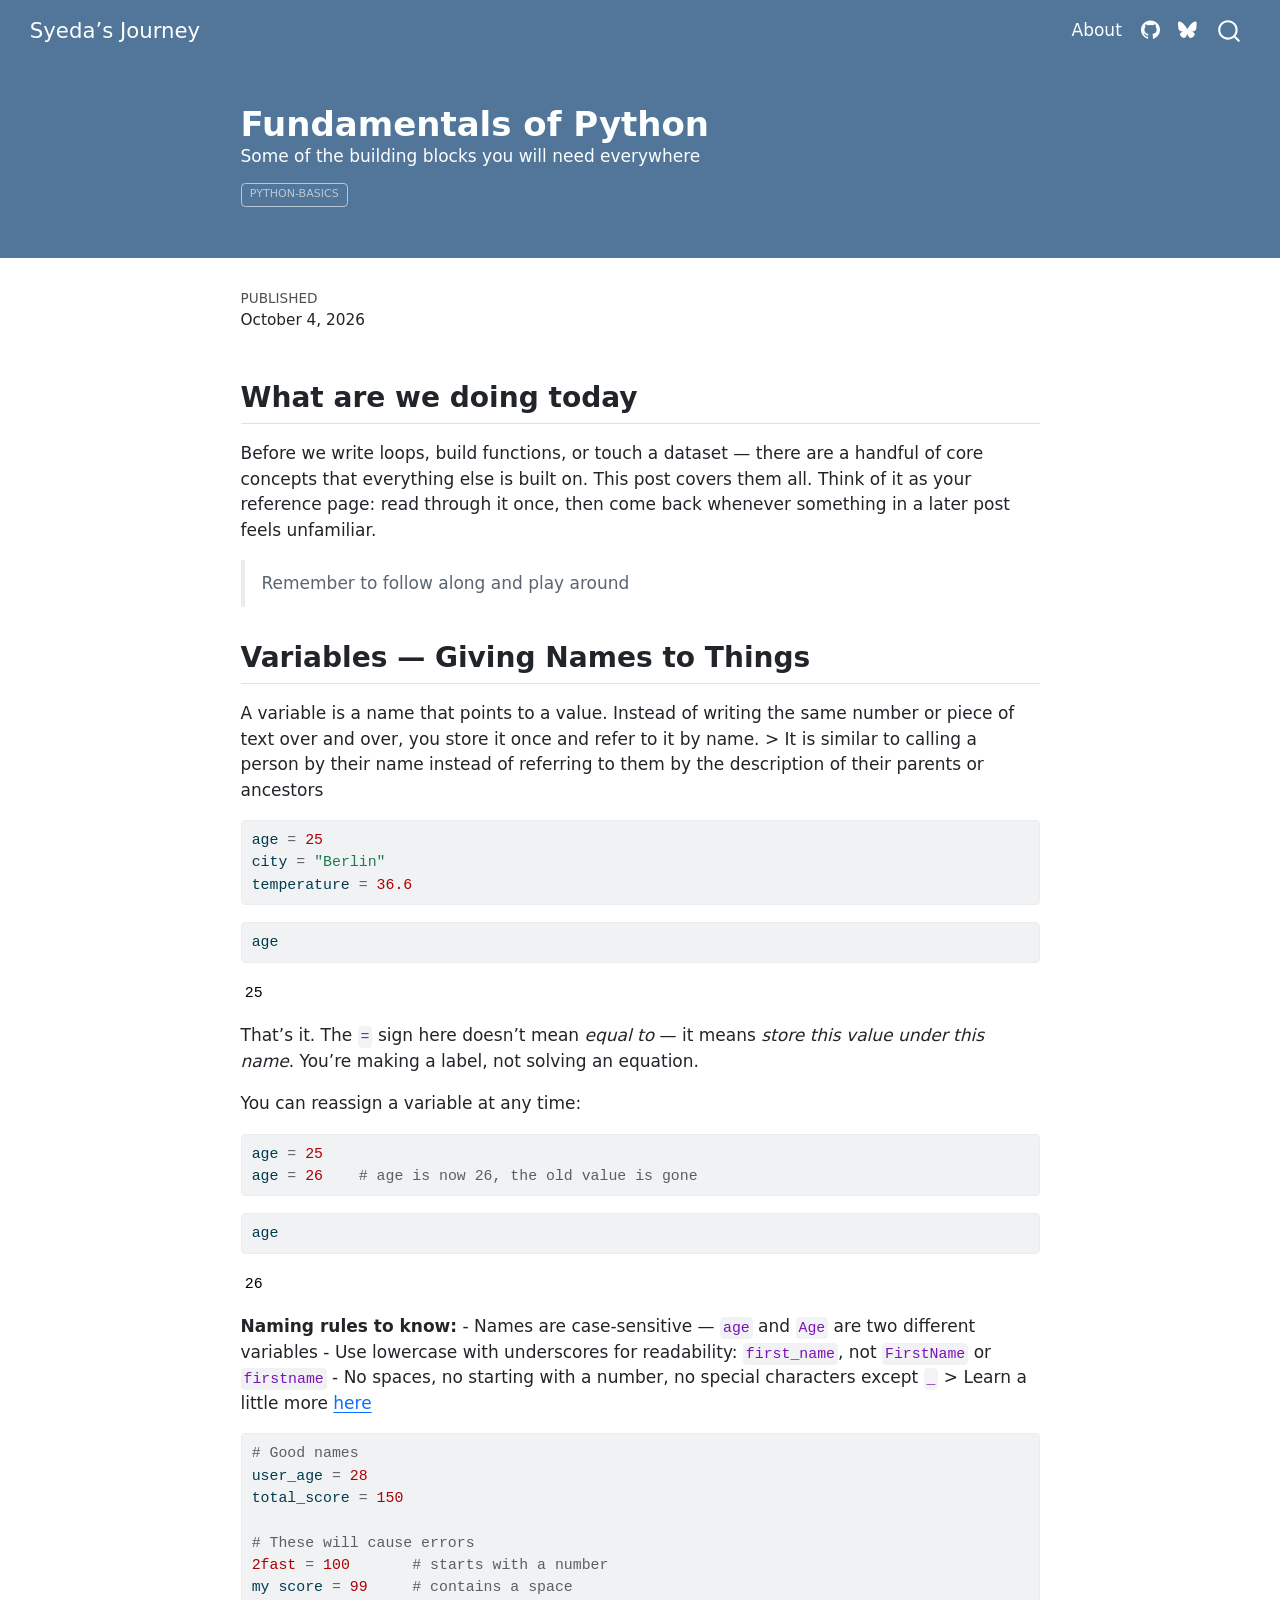
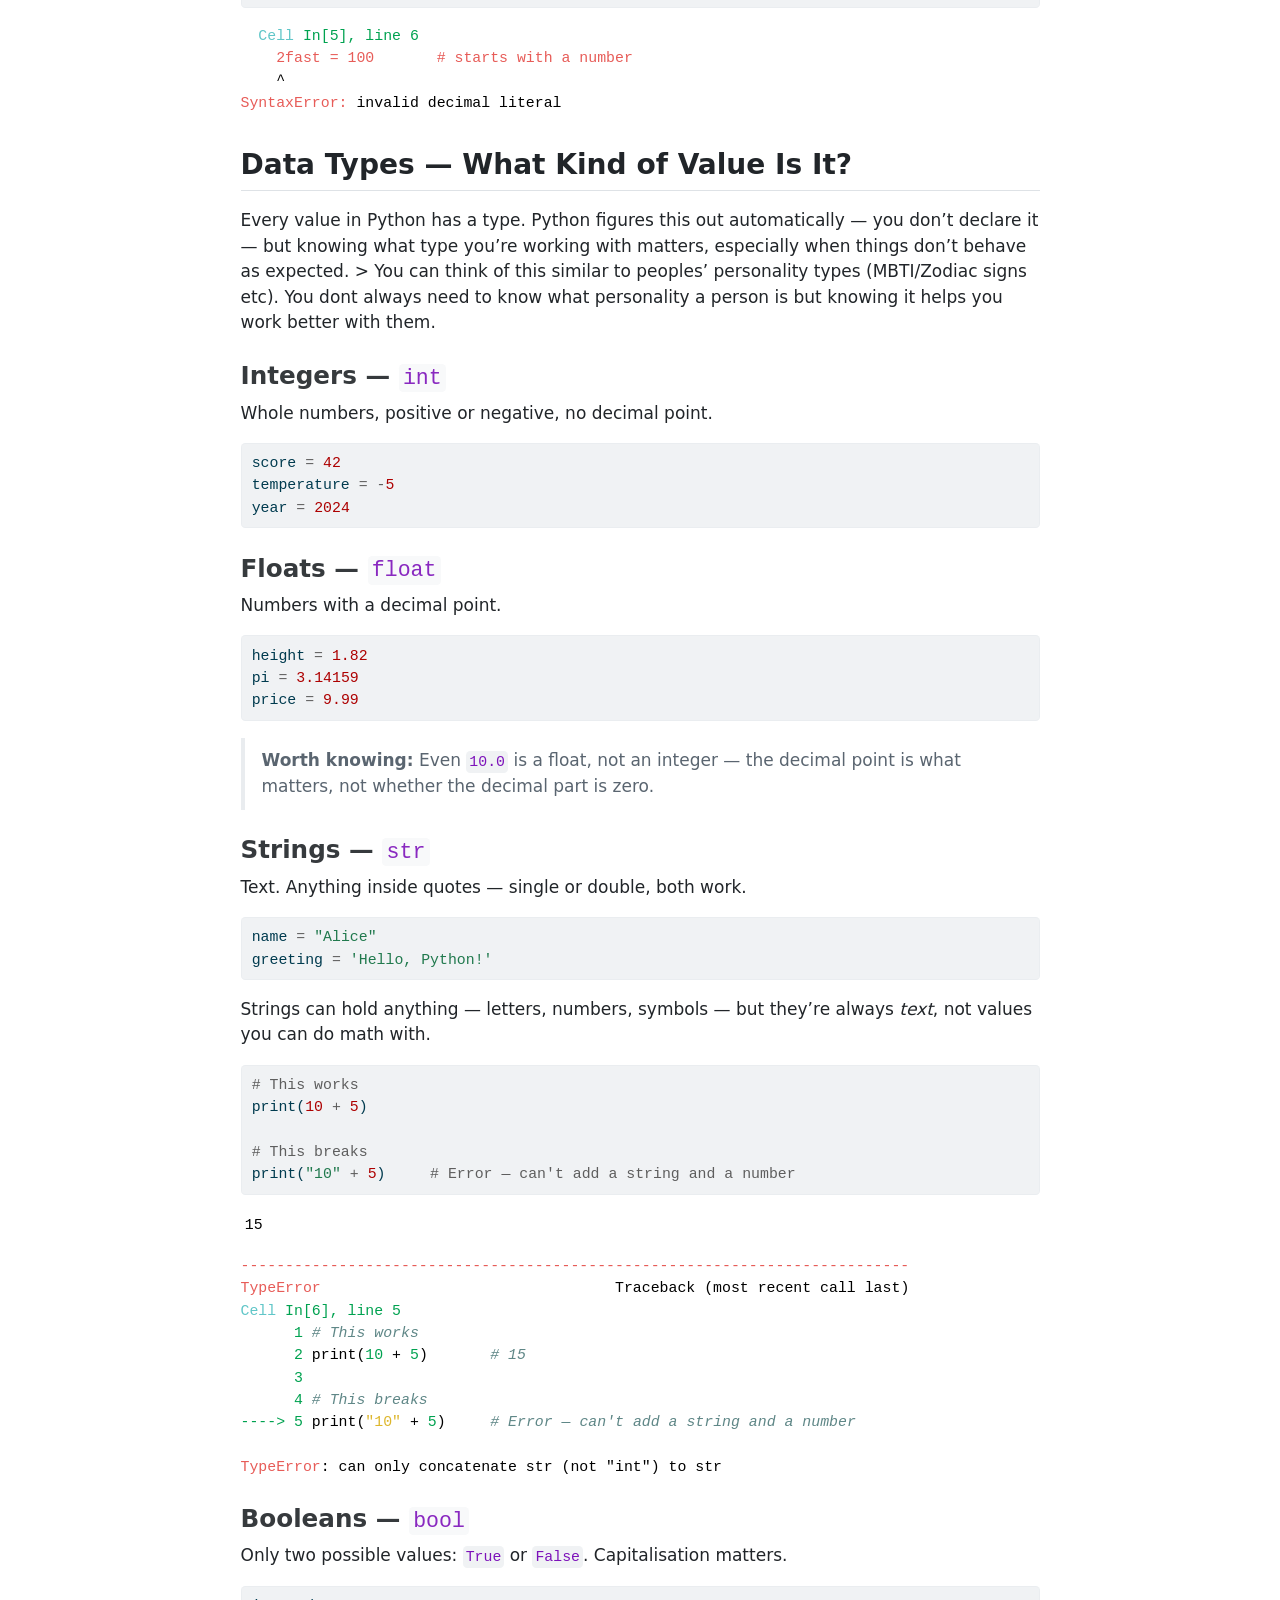
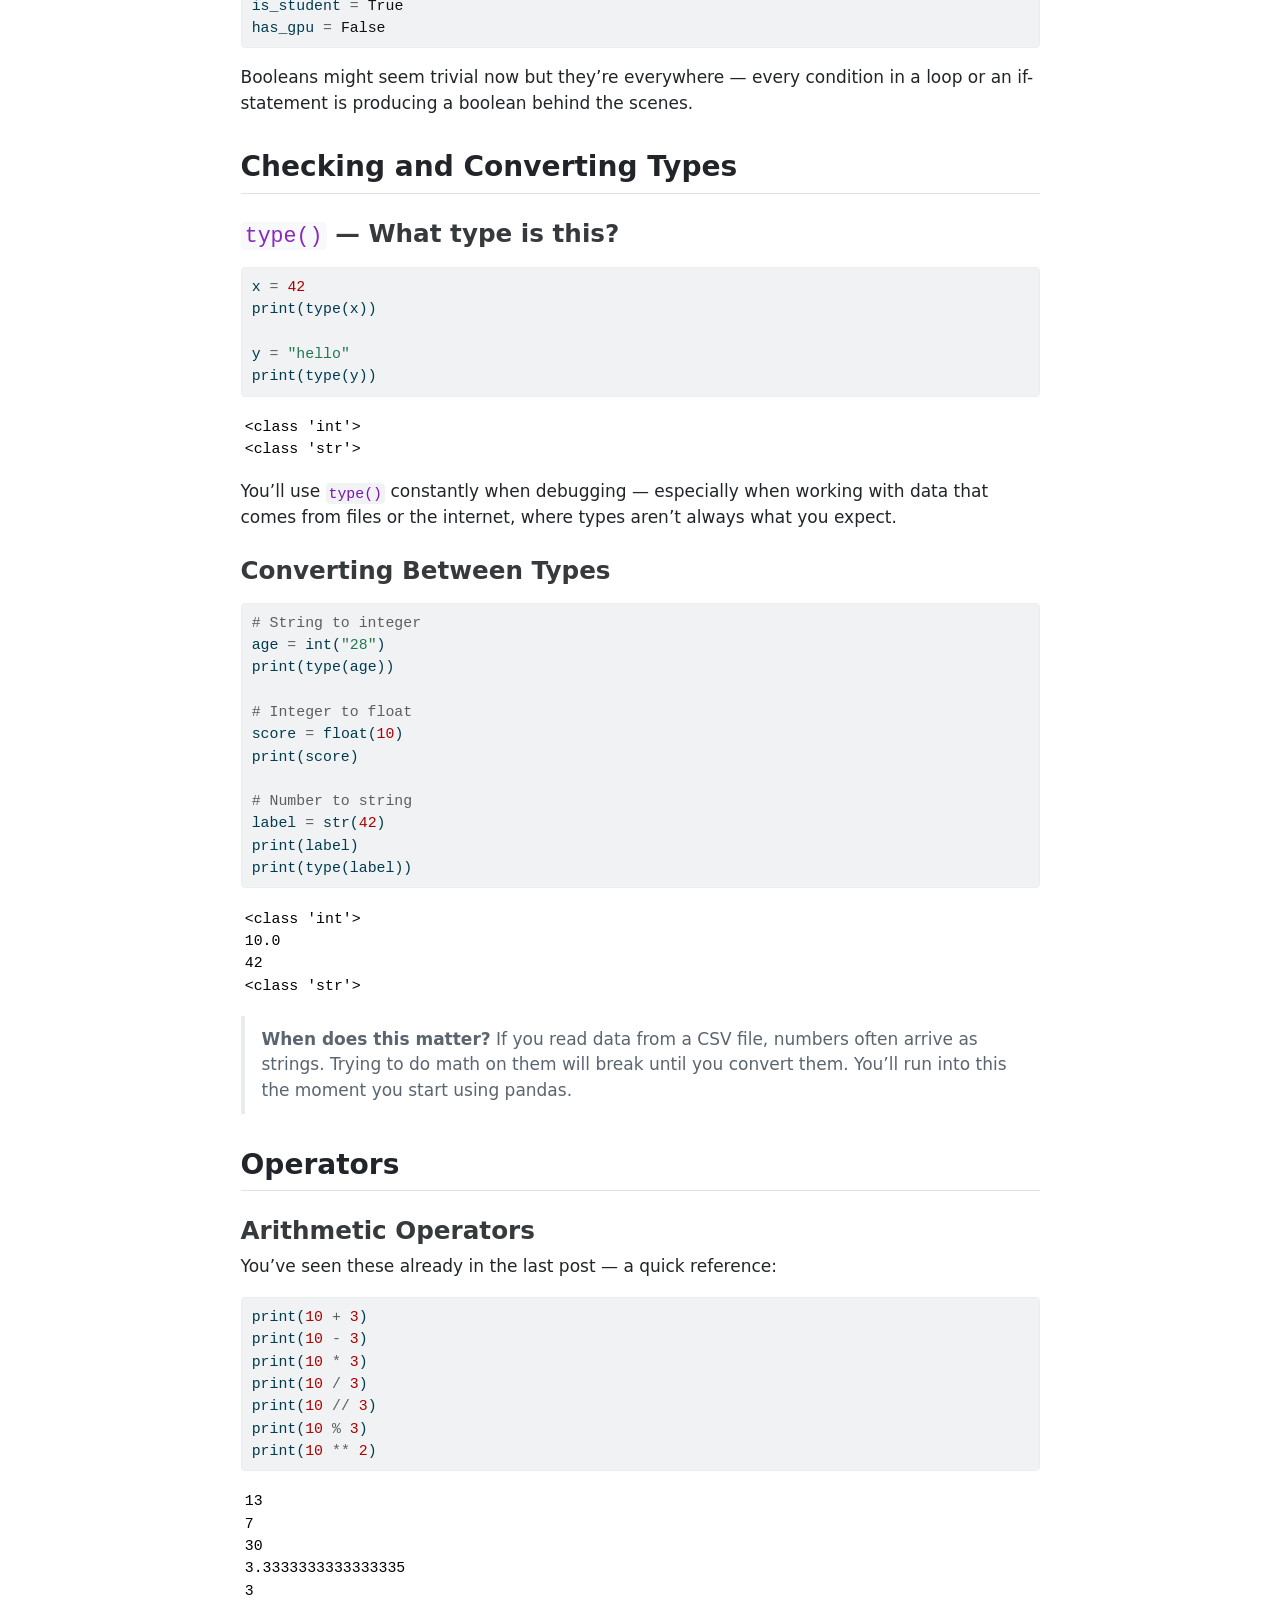
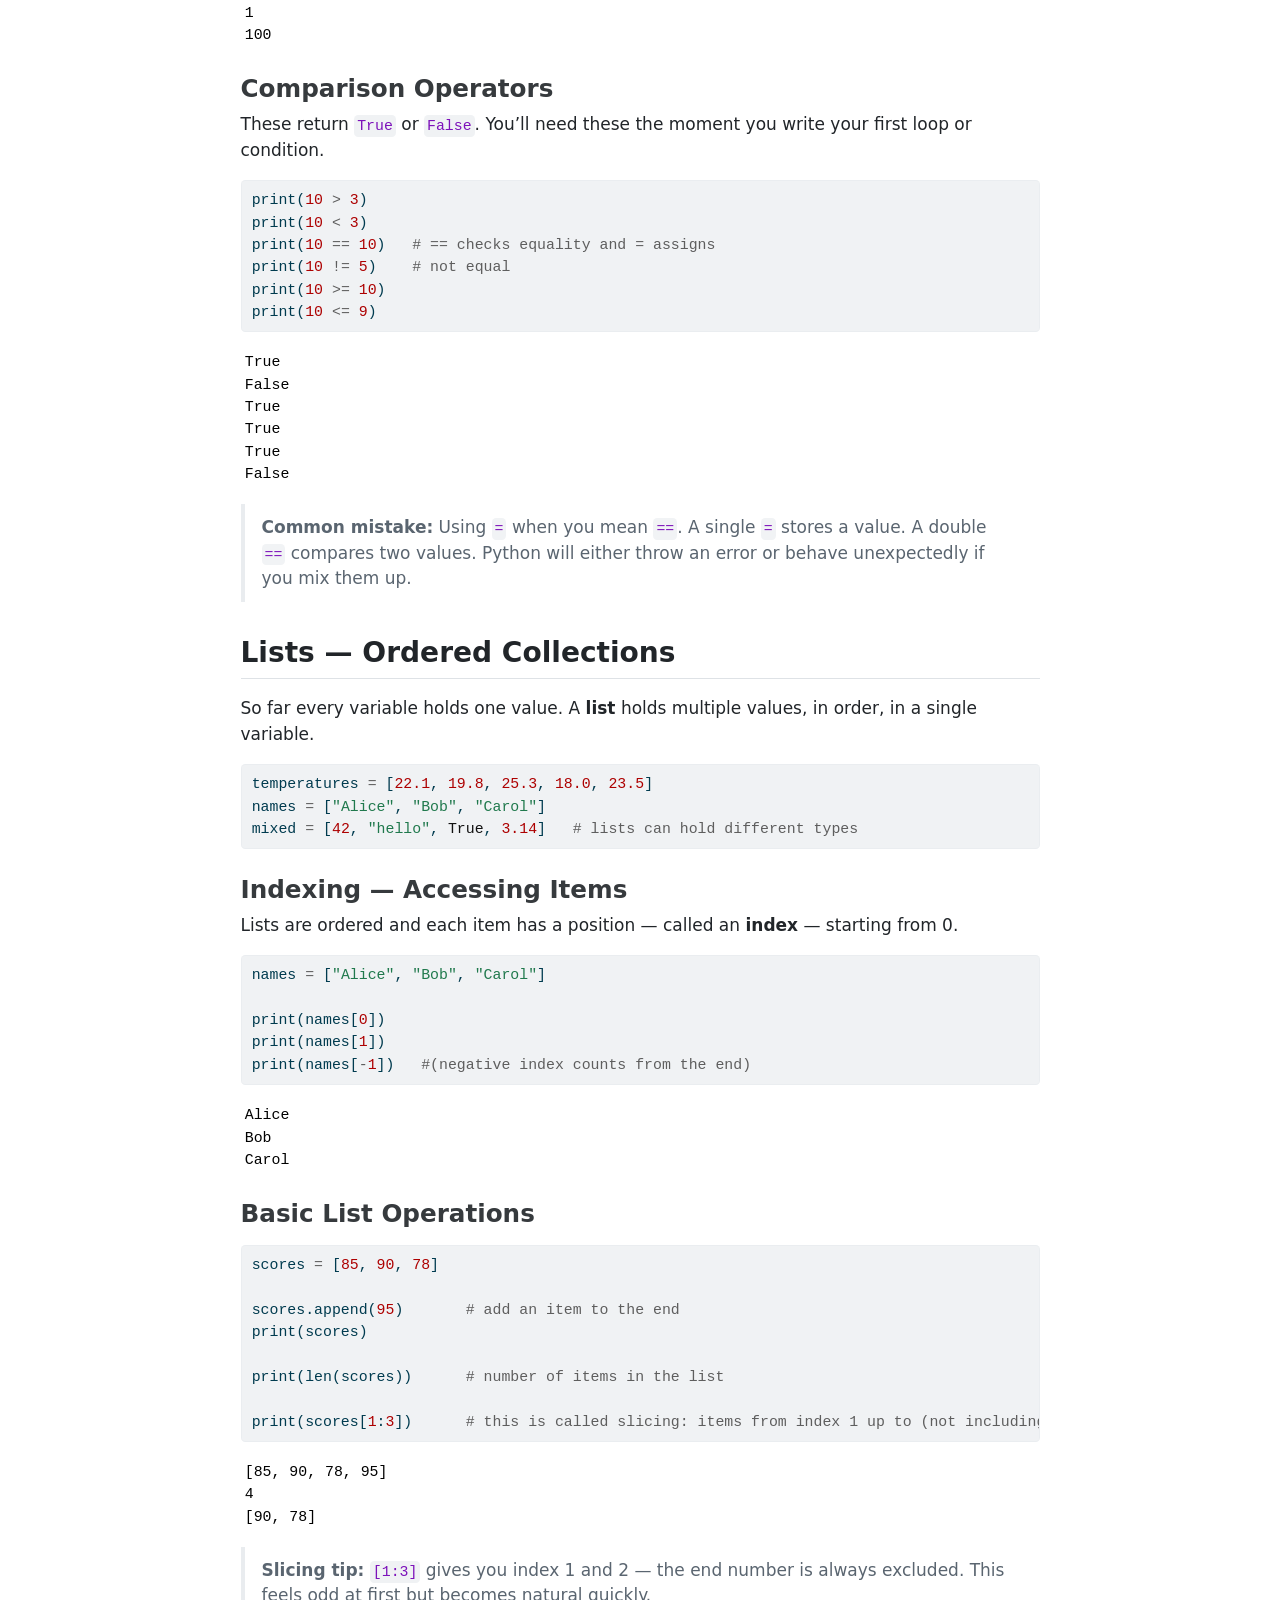
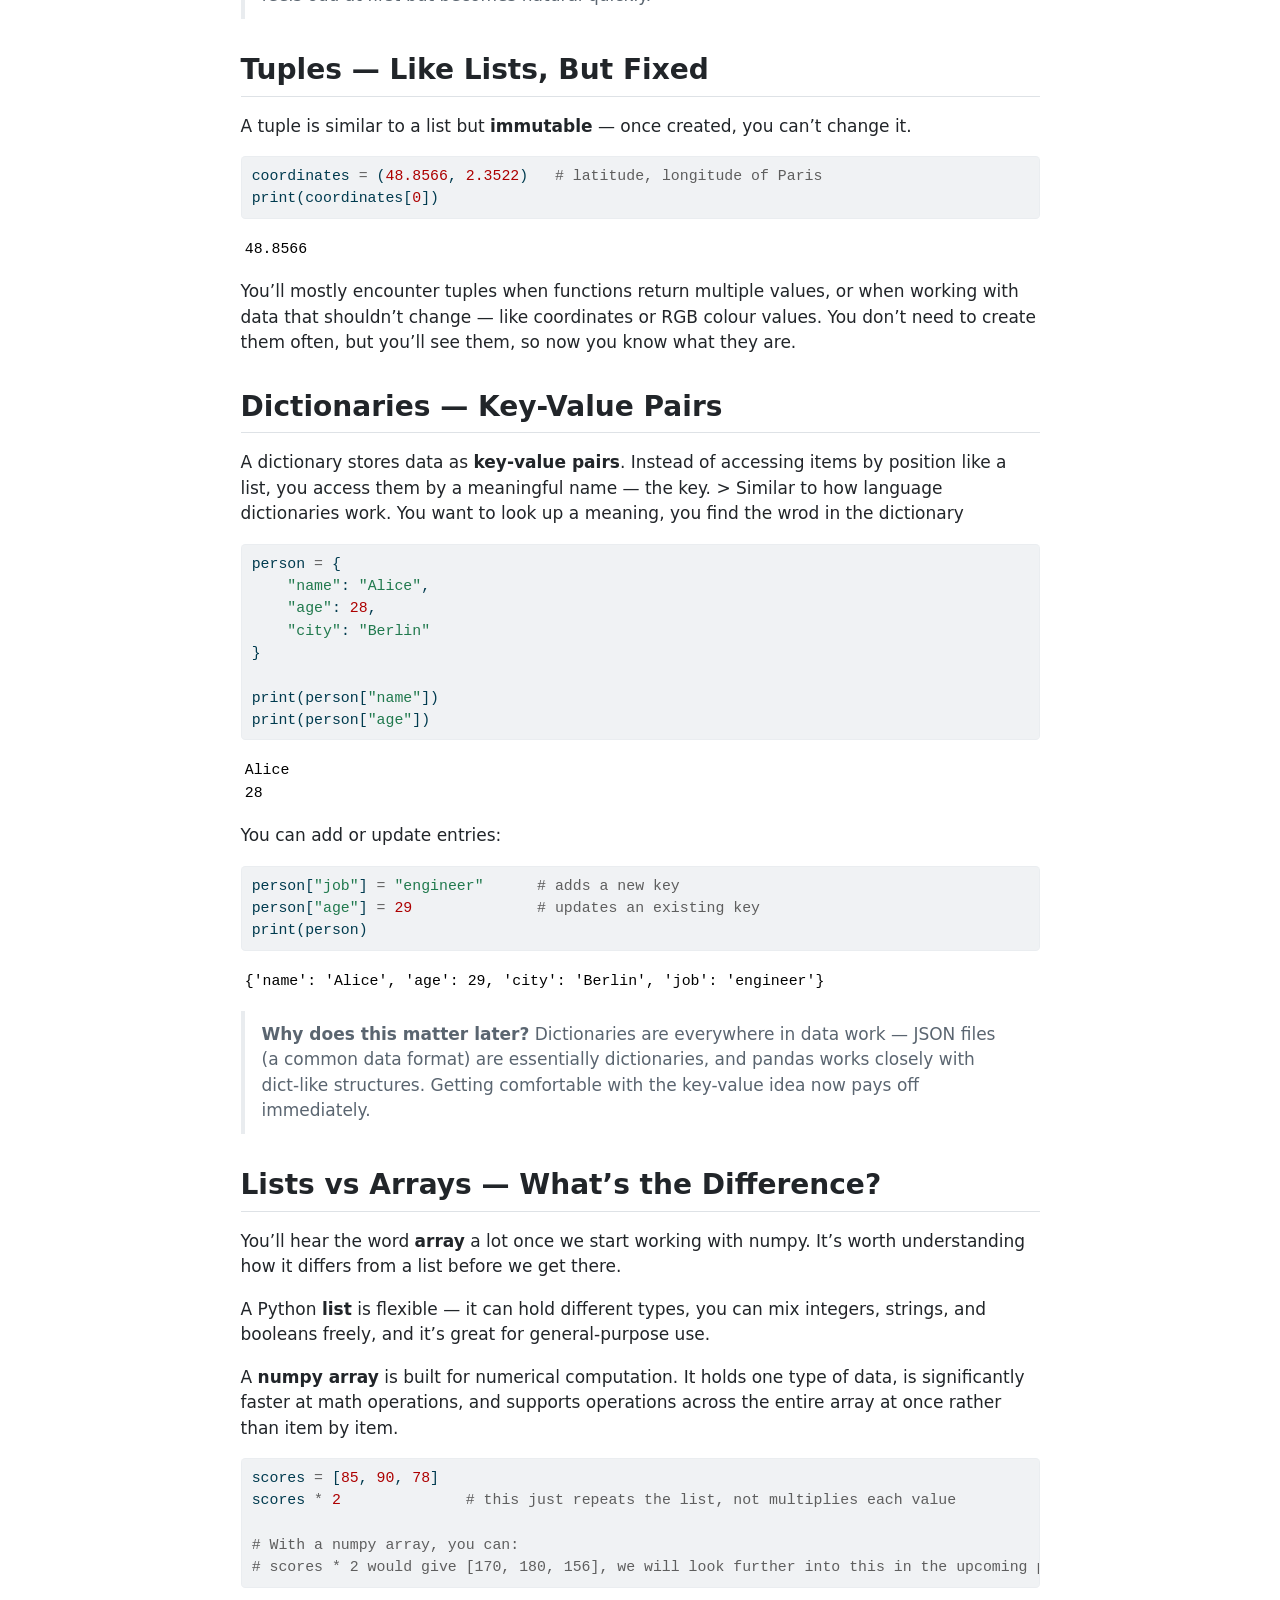
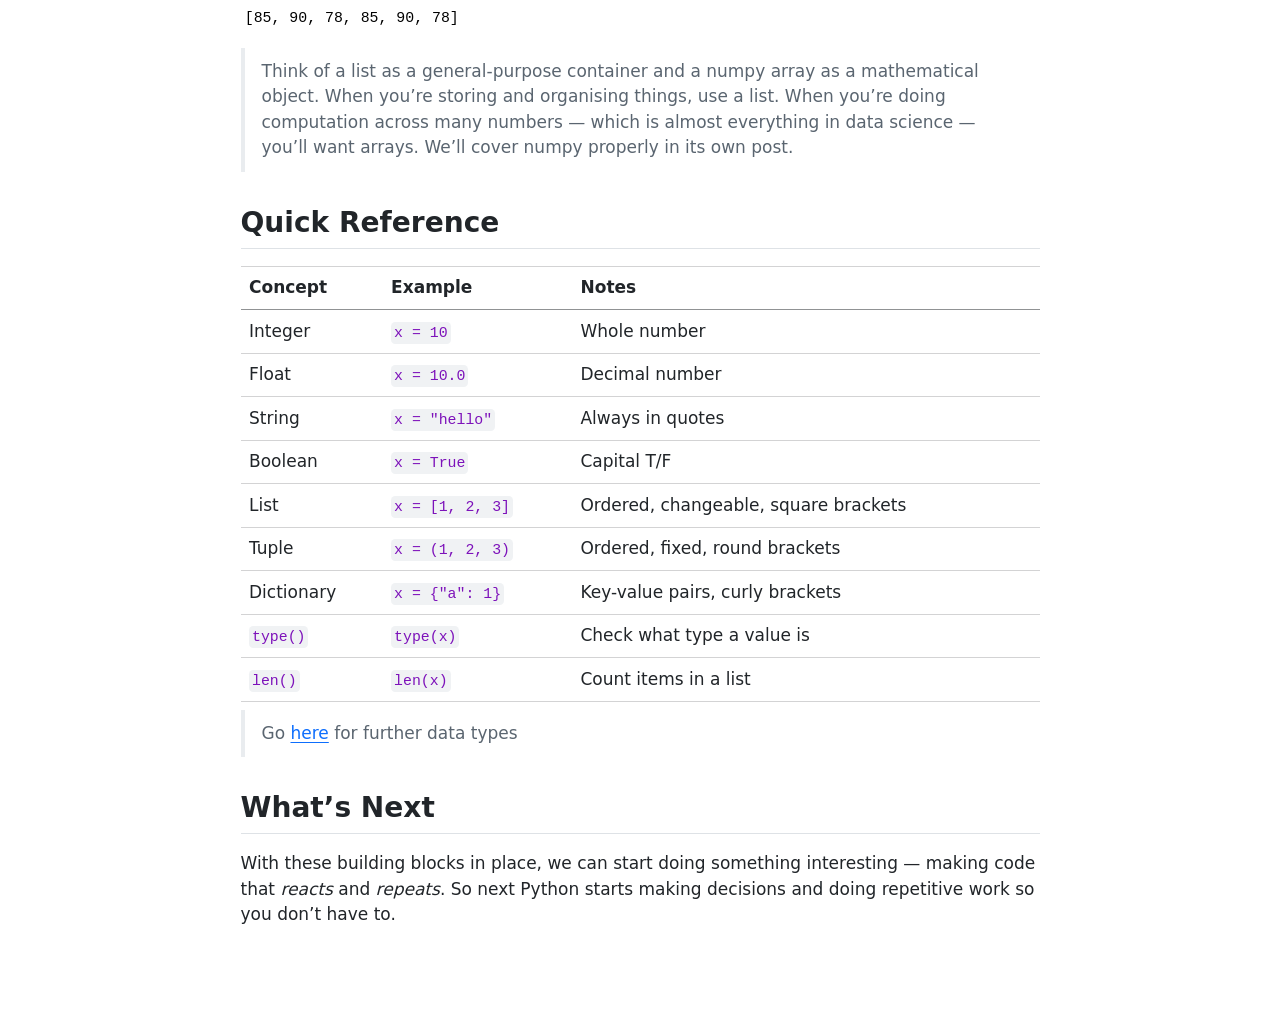
<file: docs/posts/python-fundamental/index.html>
<!DOCTYPE html>
<html xmlns="http://www.w3.org/1999/xhtml" lang="en" xml:lang="en"><head>

<meta charset="utf-8">
<meta name="generator" content="quarto-1.9.36">

<meta name="viewport" content="width=device-width, initial-scale=1.0, user-scalable=yes">

<meta name="dcterms.date" content="2026-10-04">
<meta name="description" content="Some of the building blocks you will need everywhere">

<title>Fundamentals of Python – Syeda’s Journey</title>
<style>
/* Default styles provided by pandoc.
** See https://pandoc.org/MANUAL.html#variables-for-html for config info.
*/
code{white-space: pre-wrap;}
span.smallcaps{font-variant: small-caps;}
div.columns{display: flex; gap: min(4vw, 1.5em);}
div.column{flex: auto; overflow-x: auto;}
div.hanging-indent{margin-left: 1.5em; text-indent: -1.5em;}
ul.task-list{list-style: none;}
ul.task-list li input[type="checkbox"] {
  width: 0.8em;
  margin: 0 0.8em 0.2em -1em; /* quarto-specific, see https://github.com/quarto-dev/quarto-cli/issues/4556 */ 
  vertical-align: middle;
}
/* CSS for syntax highlighting */
html { -webkit-text-size-adjust: 100%; }
pre > code.sourceCode { white-space: pre; position: relative; }
pre > code.sourceCode > span { display: inline-block; line-height: 1.25; }
pre > code.sourceCode > span:empty { height: 1.2em; }
.sourceCode { overflow: visible; }
code.sourceCode > span { color: inherit; text-decoration: inherit; }
div.sourceCode { margin: 1em 0; }
pre.sourceCode { margin: 0; }
@media screen {
div.sourceCode { overflow: auto; }
}
@media print {
pre > code.sourceCode { white-space: pre-wrap; }
pre > code.sourceCode > span { text-indent: -5em; padding-left: 5em; }
}
pre.numberSource code
  { counter-reset: source-line 0; }
pre.numberSource code > span
  { position: relative; left: -4em; counter-increment: source-line; }
pre.numberSource code > span > a:first-child::before
  { content: counter(source-line);
    position: relative; left: -1em; text-align: right; vertical-align: baseline;
    border: none; display: inline-block;
    -webkit-touch-callout: none; -webkit-user-select: none;
    -khtml-user-select: none; -moz-user-select: none;
    -ms-user-select: none; user-select: none;
    padding: 0 4px; width: 4em;
  }
pre.numberSource { margin-left: 3em;  padding-left: 4px; }
div.sourceCode
  {   }
@media screen {
pre > code.sourceCode > span > a:first-child::before { text-decoration: underline; }
}
</style>


<script src="../../site_libs/quarto-nav/quarto-nav.js"></script>
<script src="../../site_libs/quarto-nav/headroom.min.js"></script>
<script src="../../site_libs/clipboard/clipboard.min.js"></script>
<script src="../../site_libs/quarto-search/autocomplete.umd.js"></script>
<script src="../../site_libs/quarto-search/fuse.min.js"></script>
<script src="../../site_libs/quarto-search/quarto-search.js"></script>
<meta name="quarto:offset" content="../../">
<script src="../../site_libs/quarto-html/quarto.js" type="module"></script>
<script src="../../site_libs/quarto-html/tabsets/tabsets.js" type="module"></script>
<script src="../../site_libs/quarto-html/popper.min.js"></script>
<script src="../../site_libs/quarto-html/tippy.umd.min.js"></script>
<script src="../../site_libs/quarto-html/anchor.min.js"></script>
<link href="../../site_libs/quarto-html/tippy.css" rel="stylesheet">
<link href="../../site_libs/quarto-html/quarto-syntax-highlighting-845c23b38eaddc0f92fda52bfe77a8c8.css" rel="stylesheet" id="quarto-text-highlighting-styles">
<script src="../../site_libs/bootstrap/bootstrap.min.js"></script>
<link href="../../site_libs/bootstrap/bootstrap-icons.css" rel="stylesheet">
<link href="../../site_libs/bootstrap/bootstrap-ece42c8223ec2bf36298a08f122c9a68.min.css" rel="stylesheet" append-hash="true" id="quarto-bootstrap" data-mode="light">
<script id="quarto-search-options" type="application/json">{
  "location": "navbar",
  "copy-button": false,
  "collapse-after": 3,
  "panel-placement": "end",
  "type": "overlay",
  "limit": 50,
  "keyboard-shortcut": [
    "f",
    "/",
    "s"
  ],
  "show-item-context": false,
  "language": {
    "search-no-results-text": "No results",
    "search-matching-documents-text": "matching documents",
    "search-copy-link-title": "Copy link to search",
    "search-hide-matches-text": "Hide additional matches",
    "search-more-match-text": "more match in this document",
    "search-more-matches-text": "more matches in this document",
    "search-clear-button-title": "Clear",
    "search-text-placeholder": "",
    "search-detached-cancel-button-title": "Cancel",
    "search-submit-button-title": "Submit",
    "search-label": "Search"
  }
}</script>


<link rel="stylesheet" href="../../styles.css">
</head>

<body class="nav-fixed fullcontent quarto-light">

<div id="quarto-search-results"></div>
  <header id="quarto-header" class="headroom fixed-top quarto-banner">
    <nav class="navbar navbar-expand-lg " data-bs-theme="dark">
      <div class="navbar-container container-fluid">
      <div class="navbar-brand-container mx-auto">
    <a class="navbar-brand" href="../../index.html">
    <span class="navbar-title">Syeda’s Journey</span>
    </a>
  </div>
            <div id="quarto-search" class="" title="Search"></div>
          <button class="navbar-toggler" type="button" data-bs-toggle="collapse" data-bs-target="#navbarCollapse" aria-controls="navbarCollapse" role="menu" aria-expanded="false" aria-label="Toggle navigation" onclick="if (window.quartoToggleHeadroom) { window.quartoToggleHeadroom(); }">
  <span class="navbar-toggler-icon"></span>
</button>
          <div class="collapse navbar-collapse" id="navbarCollapse">
            <ul class="navbar-nav navbar-nav-scroll ms-auto">
  <li class="nav-item">
    <a class="nav-link" href="../../about.html"> 
<span class="menu-text">About</span></a>
  </li>  
  <li class="nav-item compact">
    <a class="nav-link" href="https://github.com/"> <i class="bi bi-github" role="img">
</i> 
<span class="menu-text"></span></a>
  </li>  
  <li class="nav-item compact">
    <a class="nav-link" href="https://bsky.app/"> <i class="bi bi-bluesky" role="img">
</i> 
<span class="menu-text"></span></a>
  </li>  
</ul>
          </div> <!-- /navcollapse -->
            <div class="quarto-navbar-tools">
</div>
      </div> <!-- /container-fluid -->
    </nav>
</header>
<!-- content -->
<header id="title-block-header" class="quarto-title-block default page-columns page-full">
  <div class="quarto-title-banner page-columns page-full">
    <div class="quarto-title column-body">
      <h1 class="title">Fundamentals of Python</h1>
                  <div>
        <div class="description">
          Some of the building blocks you will need everywhere
        </div>
      </div>
                          <div class="quarto-categories">
                <div class="quarto-category">python-basics</div>
              </div>
                  </div>
  </div>
    
  
  <div class="quarto-title-meta">

      
      <div>
      <div class="quarto-title-meta-heading">Published</div>
      <div class="quarto-title-meta-contents">
        <p class="date">October 4, 2026</p>
      </div>
    </div>
    
      
    </div>
    
  
  </header><div id="quarto-content" class="quarto-container page-columns page-rows-contents page-layout-article page-navbar">
<!-- sidebar -->
<!-- margin-sidebar -->
    
<!-- main -->
<main class="content quarto-banner-title-block" id="quarto-document-content">





<section id="what-are-we-doing-today" class="level2">
<h2 class="anchored" data-anchor-id="what-are-we-doing-today">What are we doing today</h2>
<p>Before we write loops, build functions, or touch a dataset — there are a handful of core concepts that everything else is built on. This post covers them all. Think of it as your reference page: read through it once, then come back whenever something in a later post feels unfamiliar.</p>
<blockquote class="blockquote">
<p>Remember to follow along and play around</p>
</blockquote>
</section>
<section id="variables-giving-names-to-things" class="level2">
<h2 class="anchored" data-anchor-id="variables-giving-names-to-things">Variables — Giving Names to Things</h2>
<p>A variable is a name that points to a value. Instead of writing the same number or piece of text over and over, you store it once and refer to it by name. &gt; It is similar to calling a person by their name instead of referring to them by the description of their parents or ancestors</p>
<div id="8a4c9f05" class="cell" data-execution_count="1">
<div class="code-copy-outer-scaffold"><div class="sourceCode cell-code" id="cb1"><pre class="sourceCode python code-with-copy"><code class="sourceCode python"><span id="cb1-1"><a href="#cb1-1" aria-hidden="true" tabindex="-1"></a>age <span class="op">=</span> <span class="dv">25</span></span>
<span id="cb1-2"><a href="#cb1-2" aria-hidden="true" tabindex="-1"></a>city <span class="op">=</span> <span class="st">"Berlin"</span></span>
<span id="cb1-3"><a href="#cb1-3" aria-hidden="true" tabindex="-1"></a>temperature <span class="op">=</span> <span class="fl">36.6</span></span></code></pre></div><button title="Copy to Clipboard" class="code-copy-button"><i class="bi"></i></button></div>
</div>
<div id="4a2c652a" class="cell" data-execution_count="2">
<div class="code-copy-outer-scaffold"><div class="sourceCode cell-code" id="cb2"><pre class="sourceCode python code-with-copy"><code class="sourceCode python"><span id="cb2-1"><a href="#cb2-1" aria-hidden="true" tabindex="-1"></a>age</span></code></pre></div><button title="Copy to Clipboard" class="code-copy-button"><i class="bi"></i></button></div>
<div class="cell-output cell-output-display" data-execution_count="2">
<pre><code>25</code></pre>
</div>
</div>
<p>That’s it. The <code>=</code> sign here doesn’t mean <em>equal to</em> — it means <em>store this value under this name</em>. You’re making a label, not solving an equation.</p>
<p>You can reassign a variable at any time:</p>
<div id="b0579509" class="cell" data-execution_count="3">
<div class="code-copy-outer-scaffold"><div class="sourceCode cell-code" id="cb4"><pre class="sourceCode python code-with-copy"><code class="sourceCode python"><span id="cb4-1"><a href="#cb4-1" aria-hidden="true" tabindex="-1"></a>age <span class="op">=</span> <span class="dv">25</span></span>
<span id="cb4-2"><a href="#cb4-2" aria-hidden="true" tabindex="-1"></a>age <span class="op">=</span> <span class="dv">26</span>    <span class="co"># age is now 26, the old value is gone</span></span></code></pre></div><button title="Copy to Clipboard" class="code-copy-button"><i class="bi"></i></button></div>
</div>
<div id="11586361" class="cell" data-execution_count="4">
<div class="code-copy-outer-scaffold"><div class="sourceCode cell-code" id="cb5"><pre class="sourceCode python code-with-copy"><code class="sourceCode python"><span id="cb5-1"><a href="#cb5-1" aria-hidden="true" tabindex="-1"></a>age</span></code></pre></div><button title="Copy to Clipboard" class="code-copy-button"><i class="bi"></i></button></div>
<div class="cell-output cell-output-display" data-execution_count="4">
<pre><code>26</code></pre>
</div>
</div>
<p><strong>Naming rules to know:</strong> - Names are case-sensitive — <code>age</code> and <code>Age</code> are two different variables - Use lowercase with underscores for readability: <code>first_name</code>, not <code>FirstName</code> or <code>firstname</code> - No spaces, no starting with a number, no special characters except <code>_</code> &gt; Learn a little more <a href="https://peps.python.org/pep-0008/#naming-conventions">here</a></p>
<div id="94b5ce32" class="cell" data-execution_count="5">
<div class="code-copy-outer-scaffold"><div class="sourceCode cell-code" id="cb7"><pre class="sourceCode python code-with-copy"><code class="sourceCode python"><span id="cb7-1"><a href="#cb7-1" aria-hidden="true" tabindex="-1"></a><span class="co"># Good names</span></span>
<span id="cb7-2"><a href="#cb7-2" aria-hidden="true" tabindex="-1"></a>user_age <span class="op">=</span> <span class="dv">28</span></span>
<span id="cb7-3"><a href="#cb7-3" aria-hidden="true" tabindex="-1"></a>total_score <span class="op">=</span> <span class="dv">150</span></span>
<span id="cb7-4"><a href="#cb7-4" aria-hidden="true" tabindex="-1"></a></span>
<span id="cb7-5"><a href="#cb7-5" aria-hidden="true" tabindex="-1"></a><span class="co"># These will cause errors</span></span>
<span id="cb7-6"><a href="#cb7-6" aria-hidden="true" tabindex="-1"></a><span class="dv">2</span><span class="er">fast</span> <span class="op">=</span> <span class="dv">100</span>       <span class="co"># starts with a number</span></span>
<span id="cb7-7"><a href="#cb7-7" aria-hidden="true" tabindex="-1"></a>my score <span class="op">=</span> <span class="dv">99</span>     <span class="co"># contains a space</span></span></code></pre></div><button title="Copy to Clipboard" class="code-copy-button"><i class="bi"></i></button></div>
<div class="cell-output cell-output-error">
<div class="ansi-escaped-output">
<pre>  <span class="ansi-cyan-fg">Cell</span><span class="ansi-cyan-fg"> </span><span class="ansi-green-fg">In[5]</span><span class="ansi-green-fg">, line 6</span>
<span class="ansi-red-fg">    </span><span class="ansi-red-fg">2fast = 100       # starts with a number</span>
    ^
<span class="ansi-red-fg">SyntaxError</span><span class="ansi-red-fg">:</span> invalid decimal literal
</pre>
</div>
</div>
</div>
</section>
<section id="data-types-what-kind-of-value-is-it" class="level2">
<h2 class="anchored" data-anchor-id="data-types-what-kind-of-value-is-it">Data Types — What Kind of Value Is It?</h2>
<p>Every value in Python has a type. Python figures this out automatically — you don’t declare it — but knowing what type you’re working with matters, especially when things don’t behave as expected. &gt; You can think of this similar to peoples’ personality types (MBTI/Zodiac signs etc). You dont always need to know what personality a person is but knowing it helps you work better with them.</p>
<section id="integers-int" class="level3">
<h3 class="anchored" data-anchor-id="integers-int">Integers — <code>int</code></h3>
<p>Whole numbers, positive or negative, no decimal point.</p>
<div id="7c664a66" class="cell">
<div class="code-copy-outer-scaffold"><div class="sourceCode cell-code" id="cb8"><pre class="sourceCode python code-with-copy"><code class="sourceCode python"><span id="cb8-1"><a href="#cb8-1" aria-hidden="true" tabindex="-1"></a>score <span class="op">=</span> <span class="dv">42</span></span>
<span id="cb8-2"><a href="#cb8-2" aria-hidden="true" tabindex="-1"></a>temperature <span class="op">=</span> <span class="op">-</span><span class="dv">5</span></span>
<span id="cb8-3"><a href="#cb8-3" aria-hidden="true" tabindex="-1"></a>year <span class="op">=</span> <span class="dv">2024</span></span></code></pre></div><button title="Copy to Clipboard" class="code-copy-button"><i class="bi"></i></button></div>
</div>
</section>
<section id="floats-float" class="level3">
<h3 class="anchored" data-anchor-id="floats-float">Floats — <code>float</code></h3>
<p>Numbers with a decimal point.</p>
<div id="173c4c1a" class="cell">
<div class="code-copy-outer-scaffold"><div class="sourceCode cell-code" id="cb9"><pre class="sourceCode python code-with-copy"><code class="sourceCode python"><span id="cb9-1"><a href="#cb9-1" aria-hidden="true" tabindex="-1"></a>height <span class="op">=</span> <span class="fl">1.82</span></span>
<span id="cb9-2"><a href="#cb9-2" aria-hidden="true" tabindex="-1"></a>pi <span class="op">=</span> <span class="fl">3.14159</span></span>
<span id="cb9-3"><a href="#cb9-3" aria-hidden="true" tabindex="-1"></a>price <span class="op">=</span> <span class="fl">9.99</span></span></code></pre></div><button title="Copy to Clipboard" class="code-copy-button"><i class="bi"></i></button></div>
</div>
<blockquote class="blockquote">
<p><strong>Worth knowing:</strong> Even <code>10.0</code> is a float, not an integer — the decimal point is what matters, not whether the decimal part is zero.</p>
</blockquote>
</section>
<section id="strings-str" class="level3">
<h3 class="anchored" data-anchor-id="strings-str">Strings — <code>str</code></h3>
<p>Text. Anything inside quotes — single or double, both work.</p>
<div id="6347073d" class="cell">
<div class="code-copy-outer-scaffold"><div class="sourceCode cell-code" id="cb10"><pre class="sourceCode python code-with-copy"><code class="sourceCode python"><span id="cb10-1"><a href="#cb10-1" aria-hidden="true" tabindex="-1"></a>name <span class="op">=</span> <span class="st">"Alice"</span></span>
<span id="cb10-2"><a href="#cb10-2" aria-hidden="true" tabindex="-1"></a>greeting <span class="op">=</span> <span class="st">'Hello, Python!'</span></span></code></pre></div><button title="Copy to Clipboard" class="code-copy-button"><i class="bi"></i></button></div>
</div>
<p>Strings can hold anything — letters, numbers, symbols — but they’re always <em>text</em>, not values you can do math with.</p>
<div id="06cfc801" class="cell">
<div class="code-copy-outer-scaffold"><div class="sourceCode cell-code" id="cb11"><pre class="sourceCode python code-with-copy"><code class="sourceCode python"><span id="cb11-1"><a href="#cb11-1" aria-hidden="true" tabindex="-1"></a><span class="co"># This works</span></span>
<span id="cb11-2"><a href="#cb11-2" aria-hidden="true" tabindex="-1"></a><span class="bu">print</span>(<span class="dv">10</span> <span class="op">+</span> <span class="dv">5</span>)       </span>
<span id="cb11-3"><a href="#cb11-3" aria-hidden="true" tabindex="-1"></a></span>
<span id="cb11-4"><a href="#cb11-4" aria-hidden="true" tabindex="-1"></a><span class="co"># This breaks</span></span>
<span id="cb11-5"><a href="#cb11-5" aria-hidden="true" tabindex="-1"></a><span class="bu">print</span>(<span class="st">"10"</span> <span class="op">+</span> <span class="dv">5</span>)     <span class="co"># Error — can't add a string and a number</span></span></code></pre></div><button title="Copy to Clipboard" class="code-copy-button"><i class="bi"></i></button></div>
<div class="cell-output cell-output-stdout">
<pre><code>15</code></pre>
</div>
<div class="cell-output cell-output-error">
<div class="ansi-escaped-output">
<pre><span class="ansi-red-fg">---------------------------------------------------------------------------</span>
<span class="ansi-red-fg">TypeError</span>                                 Traceback (most recent call last)
<span class="ansi-cyan-fg">Cell</span><span class="ansi-cyan-fg"> </span><span class="ansi-green-fg">In[6]</span><span class="ansi-green-fg">, line 5</span>
<span class="ansi-green-fg">      1</span> <span style="font-style:italic;color:rgb(95,135,135)"># This works</span>
<span class="ansi-green-fg">      2</span> print(<span class="ansi-green-fg">10</span> + <span class="ansi-green-fg">5</span>)       <span style="font-style:italic;color:rgb(95,135,135)"># 15</span>
<span class="ansi-green-fg">      3</span> 
<span class="ansi-green-fg">      4</span> <span style="font-style:italic;color:rgb(95,135,135)"># This breaks</span>
<span class="ansi-green-fg">----&gt; </span><span class="ansi-green-fg">5</span> print(<span class="ansi-yellow-fg">"10"</span> + <span class="ansi-green-fg">5</span>)     <span style="font-style:italic;color:rgb(95,135,135)"># Error — can't add a string and a number</span>

<span class="ansi-red-fg">TypeError</span>: can only concatenate str (not "int") to str</pre>
</div>
</div>
</div>
</section>
<section id="booleans-bool" class="level3">
<h3 class="anchored" data-anchor-id="booleans-bool">Booleans — <code>bool</code></h3>
<p>Only two possible values: <code>True</code> or <code>False</code>. Capitalisation matters.</p>
<div id="521b709d" class="cell">
<div class="code-copy-outer-scaffold"><div class="sourceCode cell-code" id="cb13"><pre class="sourceCode python code-with-copy"><code class="sourceCode python"><span id="cb13-1"><a href="#cb13-1" aria-hidden="true" tabindex="-1"></a>is_student <span class="op">=</span> <span class="va">True</span></span>
<span id="cb13-2"><a href="#cb13-2" aria-hidden="true" tabindex="-1"></a>has_gpu <span class="op">=</span> <span class="va">False</span></span></code></pre></div><button title="Copy to Clipboard" class="code-copy-button"><i class="bi"></i></button></div>
</div>
<p>Booleans might seem trivial now but they’re everywhere — every condition in a loop or an if-statement is producing a boolean behind the scenes.</p>
</section>
</section>
<section id="checking-and-converting-types" class="level2">
<h2 class="anchored" data-anchor-id="checking-and-converting-types">Checking and Converting Types</h2>
<section id="type-what-type-is-this" class="level3">
<h3 class="anchored" data-anchor-id="type-what-type-is-this"><code>type()</code> — What type is this?</h3>
<div id="2195d245" class="cell">
<div class="code-copy-outer-scaffold"><div class="sourceCode cell-code" id="cb14"><pre class="sourceCode python code-with-copy"><code class="sourceCode python"><span id="cb14-1"><a href="#cb14-1" aria-hidden="true" tabindex="-1"></a>x <span class="op">=</span> <span class="dv">42</span></span>
<span id="cb14-2"><a href="#cb14-2" aria-hidden="true" tabindex="-1"></a><span class="bu">print</span>(<span class="bu">type</span>(x))      </span>
<span id="cb14-3"><a href="#cb14-3" aria-hidden="true" tabindex="-1"></a></span>
<span id="cb14-4"><a href="#cb14-4" aria-hidden="true" tabindex="-1"></a>y <span class="op">=</span> <span class="st">"hello"</span></span>
<span id="cb14-5"><a href="#cb14-5" aria-hidden="true" tabindex="-1"></a><span class="bu">print</span>(<span class="bu">type</span>(y))      </span></code></pre></div><button title="Copy to Clipboard" class="code-copy-button"><i class="bi"></i></button></div>
<div class="cell-output cell-output-stdout">
<pre><code>&lt;class 'int'&gt;
&lt;class 'str'&gt;</code></pre>
</div>
</div>
<p>You’ll use <code>type()</code> constantly when debugging — especially when working with data that comes from files or the internet, where types aren’t always what you expect.</p>
</section>
<section id="converting-between-types" class="level3">
<h3 class="anchored" data-anchor-id="converting-between-types">Converting Between Types</h3>
<div id="b7adf722" class="cell" data-execution_count="12">
<div class="code-copy-outer-scaffold"><div class="sourceCode cell-code" id="cb16"><pre class="sourceCode python code-with-copy"><code class="sourceCode python"><span id="cb16-1"><a href="#cb16-1" aria-hidden="true" tabindex="-1"></a><span class="co"># String to integer</span></span>
<span id="cb16-2"><a href="#cb16-2" aria-hidden="true" tabindex="-1"></a>age <span class="op">=</span> <span class="bu">int</span>(<span class="st">"28"</span>)</span>
<span id="cb16-3"><a href="#cb16-3" aria-hidden="true" tabindex="-1"></a><span class="bu">print</span>(<span class="bu">type</span>(age))   </span>
<span id="cb16-4"><a href="#cb16-4" aria-hidden="true" tabindex="-1"></a></span>
<span id="cb16-5"><a href="#cb16-5" aria-hidden="true" tabindex="-1"></a><span class="co"># Integer to float</span></span>
<span id="cb16-6"><a href="#cb16-6" aria-hidden="true" tabindex="-1"></a>score <span class="op">=</span> <span class="bu">float</span>(<span class="dv">10</span>)</span>
<span id="cb16-7"><a href="#cb16-7" aria-hidden="true" tabindex="-1"></a><span class="bu">print</span>(score)       </span>
<span id="cb16-8"><a href="#cb16-8" aria-hidden="true" tabindex="-1"></a></span>
<span id="cb16-9"><a href="#cb16-9" aria-hidden="true" tabindex="-1"></a><span class="co"># Number to string</span></span>
<span id="cb16-10"><a href="#cb16-10" aria-hidden="true" tabindex="-1"></a>label <span class="op">=</span> <span class="bu">str</span>(<span class="dv">42</span>)</span>
<span id="cb16-11"><a href="#cb16-11" aria-hidden="true" tabindex="-1"></a><span class="bu">print</span>(label) </span>
<span id="cb16-12"><a href="#cb16-12" aria-hidden="true" tabindex="-1"></a><span class="bu">print</span>(<span class="bu">type</span>(label))         </span></code></pre></div><button title="Copy to Clipboard" class="code-copy-button"><i class="bi"></i></button></div>
<div class="cell-output cell-output-stdout">
<pre><code>&lt;class 'int'&gt;
10.0
42
&lt;class 'str'&gt;</code></pre>
</div>
</div>
<blockquote class="blockquote">
<p><strong>When does this matter?</strong> If you read data from a CSV file, numbers often arrive as strings. Trying to do math on them will break until you convert them. You’ll run into this the moment you start using pandas.</p>
</blockquote>
</section>
</section>
<section id="operators" class="level2">
<h2 class="anchored" data-anchor-id="operators">Operators</h2>
<section id="arithmetic-operators" class="level3">
<h3 class="anchored" data-anchor-id="arithmetic-operators">Arithmetic Operators</h3>
<p>You’ve seen these already in the last post — a quick reference:</p>
<div id="d7a71d59" class="cell">
<div class="code-copy-outer-scaffold"><div class="sourceCode cell-code" id="cb18"><pre class="sourceCode python code-with-copy"><code class="sourceCode python"><span id="cb18-1"><a href="#cb18-1" aria-hidden="true" tabindex="-1"></a><span class="bu">print</span>(<span class="dv">10</span> <span class="op">+</span> <span class="dv">3</span>)    </span>
<span id="cb18-2"><a href="#cb18-2" aria-hidden="true" tabindex="-1"></a><span class="bu">print</span>(<span class="dv">10</span> <span class="op">-</span> <span class="dv">3</span>)  </span>
<span id="cb18-3"><a href="#cb18-3" aria-hidden="true" tabindex="-1"></a><span class="bu">print</span>(<span class="dv">10</span> <span class="op">*</span> <span class="dv">3</span>)   </span>
<span id="cb18-4"><a href="#cb18-4" aria-hidden="true" tabindex="-1"></a><span class="bu">print</span>(<span class="dv">10</span> <span class="op">/</span> <span class="dv">3</span>)   </span>
<span id="cb18-5"><a href="#cb18-5" aria-hidden="true" tabindex="-1"></a><span class="bu">print</span>(<span class="dv">10</span> <span class="op">//</span> <span class="dv">3</span>)  </span>
<span id="cb18-6"><a href="#cb18-6" aria-hidden="true" tabindex="-1"></a><span class="bu">print</span>(<span class="dv">10</span> <span class="op">%</span> <span class="dv">3</span>) </span>
<span id="cb18-7"><a href="#cb18-7" aria-hidden="true" tabindex="-1"></a><span class="bu">print</span>(<span class="dv">10</span> <span class="op">**</span> <span class="dv">2</span>)  </span></code></pre></div><button title="Copy to Clipboard" class="code-copy-button"><i class="bi"></i></button></div>
<div class="cell-output cell-output-stdout">
<pre><code>13
7
30
3.3333333333333335
3
1
100</code></pre>
</div>
</div>
</section>
<section id="comparison-operators" class="level3">
<h3 class="anchored" data-anchor-id="comparison-operators">Comparison Operators</h3>
<p>These return <code>True</code> or <code>False</code>. You’ll need these the moment you write your first loop or condition.</p>
<div id="7230f22d" class="cell">
<div class="code-copy-outer-scaffold"><div class="sourceCode cell-code" id="cb20"><pre class="sourceCode python code-with-copy"><code class="sourceCode python"><span id="cb20-1"><a href="#cb20-1" aria-hidden="true" tabindex="-1"></a><span class="bu">print</span>(<span class="dv">10</span> <span class="op">&gt;</span> <span class="dv">3</span>)    </span>
<span id="cb20-2"><a href="#cb20-2" aria-hidden="true" tabindex="-1"></a><span class="bu">print</span>(<span class="dv">10</span> <span class="op">&lt;</span> <span class="dv">3</span>)    </span>
<span id="cb20-3"><a href="#cb20-3" aria-hidden="true" tabindex="-1"></a><span class="bu">print</span>(<span class="dv">10</span> <span class="op">==</span> <span class="dv">10</span>)   <span class="co"># == checks equality and = assigns</span></span>
<span id="cb20-4"><a href="#cb20-4" aria-hidden="true" tabindex="-1"></a><span class="bu">print</span>(<span class="dv">10</span> <span class="op">!=</span> <span class="dv">5</span>)    <span class="co"># not equal</span></span>
<span id="cb20-5"><a href="#cb20-5" aria-hidden="true" tabindex="-1"></a><span class="bu">print</span>(<span class="dv">10</span> <span class="op">&gt;=</span> <span class="dv">10</span>)   </span>
<span id="cb20-6"><a href="#cb20-6" aria-hidden="true" tabindex="-1"></a><span class="bu">print</span>(<span class="dv">10</span> <span class="op">&lt;=</span> <span class="dv">9</span>)    </span></code></pre></div><button title="Copy to Clipboard" class="code-copy-button"><i class="bi"></i></button></div>
<div class="cell-output cell-output-stdout">
<pre><code>True
False
True
True
True
False</code></pre>
</div>
</div>
<blockquote class="blockquote">
<p><strong>Common mistake:</strong> Using <code>=</code> when you mean <code>==</code>. A single <code>=</code> stores a value. A double <code>==</code> compares two values. Python will either throw an error or behave unexpectedly if you mix them up.</p>
</blockquote>
</section>
</section>
<section id="lists-ordered-collections" class="level2">
<h2 class="anchored" data-anchor-id="lists-ordered-collections">Lists — Ordered Collections</h2>
<p>So far every variable holds one value. A <strong>list</strong> holds multiple values, in order, in a single variable.</p>
<div id="18c38892" class="cell">
<div class="code-copy-outer-scaffold"><div class="sourceCode cell-code" id="cb22"><pre class="sourceCode python code-with-copy"><code class="sourceCode python"><span id="cb22-1"><a href="#cb22-1" aria-hidden="true" tabindex="-1"></a>temperatures <span class="op">=</span> [<span class="fl">22.1</span>, <span class="fl">19.8</span>, <span class="fl">25.3</span>, <span class="fl">18.0</span>, <span class="fl">23.5</span>]</span>
<span id="cb22-2"><a href="#cb22-2" aria-hidden="true" tabindex="-1"></a>names <span class="op">=</span> [<span class="st">"Alice"</span>, <span class="st">"Bob"</span>, <span class="st">"Carol"</span>]</span>
<span id="cb22-3"><a href="#cb22-3" aria-hidden="true" tabindex="-1"></a>mixed <span class="op">=</span> [<span class="dv">42</span>, <span class="st">"hello"</span>, <span class="va">True</span>, <span class="fl">3.14</span>]   <span class="co"># lists can hold different types</span></span></code></pre></div><button title="Copy to Clipboard" class="code-copy-button"><i class="bi"></i></button></div>
</div>
<section id="indexing-accessing-items" class="level3">
<h3 class="anchored" data-anchor-id="indexing-accessing-items">Indexing — Accessing Items</h3>
<p>Lists are ordered and each item has a position — called an <strong>index</strong> — starting from 0.</p>
<div id="437ff937" class="cell">
<div class="code-copy-outer-scaffold"><div class="sourceCode cell-code" id="cb23"><pre class="sourceCode python code-with-copy"><code class="sourceCode python"><span id="cb23-1"><a href="#cb23-1" aria-hidden="true" tabindex="-1"></a>names <span class="op">=</span> [<span class="st">"Alice"</span>, <span class="st">"Bob"</span>, <span class="st">"Carol"</span>]</span>
<span id="cb23-2"><a href="#cb23-2" aria-hidden="true" tabindex="-1"></a></span>
<span id="cb23-3"><a href="#cb23-3" aria-hidden="true" tabindex="-1"></a><span class="bu">print</span>(names[<span class="dv">0</span>])    </span>
<span id="cb23-4"><a href="#cb23-4" aria-hidden="true" tabindex="-1"></a><span class="bu">print</span>(names[<span class="dv">1</span>])   </span>
<span id="cb23-5"><a href="#cb23-5" aria-hidden="true" tabindex="-1"></a><span class="bu">print</span>(names[<span class="op">-</span><span class="dv">1</span>])   <span class="co">#(negative index counts from the end)</span></span></code></pre></div><button title="Copy to Clipboard" class="code-copy-button"><i class="bi"></i></button></div>
<div class="cell-output cell-output-stdout">
<pre><code>Alice
Bob
Carol</code></pre>
</div>
</div>
</section>
<section id="basic-list-operations" class="level3">
<h3 class="anchored" data-anchor-id="basic-list-operations">Basic List Operations</h3>
<div id="102bf6b9" class="cell" data-execution_count="13">
<div class="code-copy-outer-scaffold"><div class="sourceCode cell-code" id="cb25"><pre class="sourceCode python code-with-copy"><code class="sourceCode python"><span id="cb25-1"><a href="#cb25-1" aria-hidden="true" tabindex="-1"></a>scores <span class="op">=</span> [<span class="dv">85</span>, <span class="dv">90</span>, <span class="dv">78</span>]</span>
<span id="cb25-2"><a href="#cb25-2" aria-hidden="true" tabindex="-1"></a></span>
<span id="cb25-3"><a href="#cb25-3" aria-hidden="true" tabindex="-1"></a>scores.append(<span class="dv">95</span>)       <span class="co"># add an item to the end</span></span>
<span id="cb25-4"><a href="#cb25-4" aria-hidden="true" tabindex="-1"></a><span class="bu">print</span>(scores)           </span>
<span id="cb25-5"><a href="#cb25-5" aria-hidden="true" tabindex="-1"></a></span>
<span id="cb25-6"><a href="#cb25-6" aria-hidden="true" tabindex="-1"></a><span class="bu">print</span>(<span class="bu">len</span>(scores))      <span class="co"># number of items in the list</span></span>
<span id="cb25-7"><a href="#cb25-7" aria-hidden="true" tabindex="-1"></a></span>
<span id="cb25-8"><a href="#cb25-8" aria-hidden="true" tabindex="-1"></a><span class="bu">print</span>(scores[<span class="dv">1</span>:<span class="dv">3</span>])      <span class="co"># this is called slicing: items from index 1 up to (not including) 3</span></span></code></pre></div><button title="Copy to Clipboard" class="code-copy-button"><i class="bi"></i></button></div>
<div class="cell-output cell-output-stdout">
<pre><code>[85, 90, 78, 95]
4
[90, 78]</code></pre>
</div>
</div>
<blockquote class="blockquote">
<p><strong>Slicing tip:</strong> <code>[1:3]</code> gives you index 1 and 2 — the end number is always excluded. This feels odd at first but becomes natural quickly.</p>
</blockquote>
</section>
</section>
<section id="tuples-like-lists-but-fixed" class="level2">
<h2 class="anchored" data-anchor-id="tuples-like-lists-but-fixed">Tuples — Like Lists, But Fixed</h2>
<p>A tuple is similar to a list but <strong>immutable</strong> — once created, you can’t change it.</p>
<div id="2e4f3891" class="cell" data-execution_count="14">
<div class="code-copy-outer-scaffold"><div class="sourceCode cell-code" id="cb27"><pre class="sourceCode python code-with-copy"><code class="sourceCode python"><span id="cb27-1"><a href="#cb27-1" aria-hidden="true" tabindex="-1"></a>coordinates <span class="op">=</span> (<span class="fl">48.8566</span>, <span class="fl">2.3522</span>)   <span class="co"># latitude, longitude of Paris</span></span>
<span id="cb27-2"><a href="#cb27-2" aria-hidden="true" tabindex="-1"></a><span class="bu">print</span>(coordinates[<span class="dv">0</span>])             </span></code></pre></div><button title="Copy to Clipboard" class="code-copy-button"><i class="bi"></i></button></div>
<div class="cell-output cell-output-stdout">
<pre><code>48.8566</code></pre>
</div>
</div>
<p>You’ll mostly encounter tuples when functions return multiple values, or when working with data that shouldn’t change — like coordinates or RGB colour values. You don’t need to create them often, but you’ll see them, so now you know what they are.</p>
</section>
<section id="dictionaries-key-value-pairs" class="level2">
<h2 class="anchored" data-anchor-id="dictionaries-key-value-pairs">Dictionaries — Key-Value Pairs</h2>
<p>A dictionary stores data as <strong>key-value pairs</strong>. Instead of accessing items by position like a list, you access them by a meaningful name — the key. &gt; Similar to how language dictionaries work. You want to look up a meaning, you find the wrod in the dictionary</p>
<div id="ae9c0f9f" class="cell" data-execution_count="15">
<div class="code-copy-outer-scaffold"><div class="sourceCode cell-code" id="cb29"><pre class="sourceCode python code-with-copy"><code class="sourceCode python"><span id="cb29-1"><a href="#cb29-1" aria-hidden="true" tabindex="-1"></a>person <span class="op">=</span> {</span>
<span id="cb29-2"><a href="#cb29-2" aria-hidden="true" tabindex="-1"></a>    <span class="st">"name"</span>: <span class="st">"Alice"</span>,</span>
<span id="cb29-3"><a href="#cb29-3" aria-hidden="true" tabindex="-1"></a>    <span class="st">"age"</span>: <span class="dv">28</span>,</span>
<span id="cb29-4"><a href="#cb29-4" aria-hidden="true" tabindex="-1"></a>    <span class="st">"city"</span>: <span class="st">"Berlin"</span></span>
<span id="cb29-5"><a href="#cb29-5" aria-hidden="true" tabindex="-1"></a>}</span>
<span id="cb29-6"><a href="#cb29-6" aria-hidden="true" tabindex="-1"></a></span>
<span id="cb29-7"><a href="#cb29-7" aria-hidden="true" tabindex="-1"></a><span class="bu">print</span>(person[<span class="st">"name"</span>])   </span>
<span id="cb29-8"><a href="#cb29-8" aria-hidden="true" tabindex="-1"></a><span class="bu">print</span>(person[<span class="st">"age"</span>])     </span></code></pre></div><button title="Copy to Clipboard" class="code-copy-button"><i class="bi"></i></button></div>
<div class="cell-output cell-output-stdout">
<pre><code>Alice
28</code></pre>
</div>
</div>
<p>You can add or update entries:</p>
<div id="d35b1ecb" class="cell" data-execution_count="16">
<div class="code-copy-outer-scaffold"><div class="sourceCode cell-code" id="cb31"><pre class="sourceCode python code-with-copy"><code class="sourceCode python"><span id="cb31-1"><a href="#cb31-1" aria-hidden="true" tabindex="-1"></a>person[<span class="st">"job"</span>] <span class="op">=</span> <span class="st">"engineer"</span>      <span class="co"># adds a new key</span></span>
<span id="cb31-2"><a href="#cb31-2" aria-hidden="true" tabindex="-1"></a>person[<span class="st">"age"</span>] <span class="op">=</span> <span class="dv">29</span>              <span class="co"># updates an existing key</span></span>
<span id="cb31-3"><a href="#cb31-3" aria-hidden="true" tabindex="-1"></a><span class="bu">print</span>(person)</span></code></pre></div><button title="Copy to Clipboard" class="code-copy-button"><i class="bi"></i></button></div>
<div class="cell-output cell-output-stdout">
<pre><code>{'name': 'Alice', 'age': 29, 'city': 'Berlin', 'job': 'engineer'}</code></pre>
</div>
</div>
<blockquote class="blockquote">
<p><strong>Why does this matter later?</strong> Dictionaries are everywhere in data work — JSON files (a common data format) are essentially dictionaries, and pandas works closely with dict-like structures. Getting comfortable with the key-value idea now pays off immediately.</p>
</blockquote>
</section>
<section id="lists-vs-arrays-whats-the-difference" class="level2">
<h2 class="anchored" data-anchor-id="lists-vs-arrays-whats-the-difference">Lists vs Arrays — What’s the Difference?</h2>
<p>You’ll hear the word <strong>array</strong> a lot once we start working with numpy. It’s worth understanding how it differs from a list before we get there.</p>
<p>A Python <strong>list</strong> is flexible — it can hold different types, you can mix integers, strings, and booleans freely, and it’s great for general-purpose use.</p>
<p>A <strong>numpy array</strong> is built for numerical computation. It holds one type of data, is significantly faster at math operations, and supports operations across the entire array at once rather than item by item.</p>
<div id="cef7f358" class="cell">
<div class="code-copy-outer-scaffold"><div class="sourceCode cell-code" id="cb33"><pre class="sourceCode python code-with-copy"><code class="sourceCode python"><span id="cb33-1"><a href="#cb33-1" aria-hidden="true" tabindex="-1"></a>scores <span class="op">=</span> [<span class="dv">85</span>, <span class="dv">90</span>, <span class="dv">78</span>]</span>
<span id="cb33-2"><a href="#cb33-2" aria-hidden="true" tabindex="-1"></a>scores <span class="op">*</span> <span class="dv">2</span>              <span class="co"># this just repeats the list, not multiplies each value</span></span>
<span id="cb33-3"><a href="#cb33-3" aria-hidden="true" tabindex="-1"></a></span>
<span id="cb33-4"><a href="#cb33-4" aria-hidden="true" tabindex="-1"></a><span class="co"># With a numpy array, you can:</span></span>
<span id="cb33-5"><a href="#cb33-5" aria-hidden="true" tabindex="-1"></a><span class="co"># scores * 2 would give [170, 180, 156], we will look further into this in the upcoming post</span></span></code></pre></div><button title="Copy to Clipboard" class="code-copy-button"><i class="bi"></i></button></div>
<div class="cell-output cell-output-display" data-execution_count="17">
<pre><code>[85, 90, 78, 85, 90, 78]</code></pre>
</div>
</div>
<blockquote class="blockquote">
<p>Think of a list as a general-purpose container and a numpy array as a mathematical object. When you’re storing and organising things, use a list. When you’re doing computation across many numbers — which is almost everything in data science — you’ll want arrays. We’ll cover numpy properly in its own post.</p>
</blockquote>
</section>
<section id="quick-reference" class="level2">
<h2 class="anchored" data-anchor-id="quick-reference">Quick Reference</h2>
<table class="caption-top table">
<thead>
<tr class="header">
<th>Concept</th>
<th>Example</th>
<th>Notes</th>
</tr>
</thead>
<tbody>
<tr class="odd">
<td>Integer</td>
<td><code>x = 10</code></td>
<td>Whole number</td>
</tr>
<tr class="even">
<td>Float</td>
<td><code>x = 10.0</code></td>
<td>Decimal number</td>
</tr>
<tr class="odd">
<td>String</td>
<td><code>x = "hello"</code></td>
<td>Always in quotes</td>
</tr>
<tr class="even">
<td>Boolean</td>
<td><code>x = True</code></td>
<td>Capital T/F</td>
</tr>
<tr class="odd">
<td>List</td>
<td><code>x = [1, 2, 3]</code></td>
<td>Ordered, changeable, square brackets</td>
</tr>
<tr class="even">
<td>Tuple</td>
<td><code>x = (1, 2, 3)</code></td>
<td>Ordered, fixed, round brackets</td>
</tr>
<tr class="odd">
<td>Dictionary</td>
<td><code>x = {"a": 1}</code></td>
<td>Key-value pairs, curly brackets</td>
</tr>
<tr class="even">
<td><code>type()</code></td>
<td><code>type(x)</code></td>
<td>Check what type a value is</td>
</tr>
<tr class="odd">
<td><code>len()</code></td>
<td><code>len(x)</code></td>
<td>Count items in a list</td>
</tr>
</tbody>
</table>
<blockquote class="blockquote">
<p>Go <a href="https://docs.python.org/3/library/datatypes.html">here</a> for further data types</p>
</blockquote>
</section>
<section id="whats-next" class="level2">
<h2 class="anchored" data-anchor-id="whats-next">What’s Next</h2>
<p>With these building blocks in place, we can start doing something interesting — making code that <em>reacts</em> and <em>repeats</em>. So next Python starts making decisions and doing repetitive work so you don’t have to.</p>


</section>

</main> <!-- /main -->
<script id="quarto-html-after-body" type="application/javascript">
  window.document.addEventListener("DOMContentLoaded", function (event) {
    const icon = "";
    const anchorJS = new window.AnchorJS();
    anchorJS.options = {
      placement: 'right',
      icon: icon
    };
    anchorJS.add('.anchored');
    const isCodeAnnotation = (el) => {
      for (const clz of el.classList) {
        if (clz.startsWith('code-annotation-')) {                     
          return true;
        }
      }
      return false;
    }
    const onCopySuccess = function(e) {
      // button target
      const button = e.trigger;
      // don't keep focus
      button.blur();
      // flash "checked"
      button.classList.add('code-copy-button-checked');
      var currentTitle = button.getAttribute("title");
      button.setAttribute("title", "Copied!");
      let tooltip;
      if (window.bootstrap) {
        button.setAttribute("data-bs-toggle", "tooltip");
        button.setAttribute("data-bs-placement", "left");
        button.setAttribute("data-bs-title", "Copied!");
        tooltip = new bootstrap.Tooltip(button, 
          { trigger: "manual", 
            customClass: "code-copy-button-tooltip",
            offset: [0, -8]});
        tooltip.show();    
      }
      setTimeout(function() {
        if (tooltip) {
          tooltip.hide();
          button.removeAttribute("data-bs-title");
          button.removeAttribute("data-bs-toggle");
          button.removeAttribute("data-bs-placement");
        }
        button.setAttribute("title", currentTitle);
        button.classList.remove('code-copy-button-checked');
      }, 1000);
      // clear code selection
      e.clearSelection();
    }
    const getTextToCopy = function(trigger) {
      const outerScaffold = trigger.parentElement.cloneNode(true);
      const codeEl = outerScaffold.querySelector('code');
      for (const childEl of codeEl.children) {
        if (isCodeAnnotation(childEl)) {
          childEl.remove();
        }
      }
      return codeEl.innerText;
    }
    const clipboard = new window.ClipboardJS('.code-copy-button:not([data-in-quarto-modal])', {
      text: getTextToCopy
    });
    clipboard.on('success', onCopySuccess);
    if (window.document.getElementById('quarto-embedded-source-code-modal')) {
      const clipboardModal = new window.ClipboardJS('.code-copy-button[data-in-quarto-modal]', {
        text: getTextToCopy,
        container: window.document.getElementById('quarto-embedded-source-code-modal')
      });
      clipboardModal.on('success', onCopySuccess);
    }
      var localhostRegex = new RegExp(/^(?:http|https):\/\/localhost\:?[0-9]*\//);
      var mailtoRegex = new RegExp(/^mailto:/);
        var filterRegex = new RegExp("https:\/\/your-website-url\.example\.com");
      var isInternal = (href) => {
          return filterRegex.test(href) || localhostRegex.test(href) || mailtoRegex.test(href);
      }
      // Inspect non-navigation links and adorn them if external
     var links = window.document.querySelectorAll('a[href]:not(.nav-link):not(.navbar-brand):not(.toc-action):not(.sidebar-link):not(.sidebar-item-toggle):not(.pagination-link):not(.no-external):not([aria-hidden]):not(.dropdown-item):not(.quarto-navigation-tool):not(.about-link)');
      for (var i=0; i<links.length; i++) {
        const link = links[i];
        if (!isInternal(link.href)) {
          // undo the damage that might have been done by quarto-nav.js in the case of
          // links that we want to consider external
          if (link.dataset.originalHref !== undefined) {
            link.href = link.dataset.originalHref;
          }
        }
      }
    function tippyHover(el, contentFn, onTriggerFn, onUntriggerFn) {
      const config = {
        allowHTML: true,
        maxWidth: 500,
        delay: 100,
        arrow: false,
        appendTo: function(el) {
            return el.parentElement;
        },
        interactive: true,
        interactiveBorder: 10,
        theme: 'quarto',
        placement: 'bottom-start',
      };
      if (contentFn) {
        config.content = contentFn;
      }
      if (onTriggerFn) {
        config.onTrigger = onTriggerFn;
      }
      if (onUntriggerFn) {
        config.onUntrigger = onUntriggerFn;
      }
      window.tippy(el, config); 
    }
    const noterefs = window.document.querySelectorAll('a[role="doc-noteref"]');
    for (var i=0; i<noterefs.length; i++) {
      const ref = noterefs[i];
      tippyHover(ref, function() {
        // use id or data attribute instead here
        let href = ref.getAttribute('data-footnote-href') || ref.getAttribute('href');
        try { href = new URL(href).hash; } catch {}
        const id = href.replace(/^#\/?/, "");
        const note = window.document.getElementById(id);
        if (note) {
          return note.innerHTML;
        } else {
          return "";
        }
      });
    }
    const xrefs = window.document.querySelectorAll('a.quarto-xref');
    const processXRef = (id, note) => {
      // Strip column container classes
      const stripColumnClz = (el) => {
        el.classList.remove("page-full", "page-columns");
        if (el.children) {
          for (const child of el.children) {
            stripColumnClz(child);
          }
        }
      }
      stripColumnClz(note)
      if (id === null || id.startsWith('sec-')) {
        // Special case sections, only their first couple elements
        const container = document.createElement("div");
        if (note.children && note.children.length > 2) {
          container.appendChild(note.children[0].cloneNode(true));
          for (let i = 1; i < note.children.length; i++) {
            const child = note.children[i];
            if (child.tagName === "P" && child.innerText === "") {
              continue;
            } else {
              container.appendChild(child.cloneNode(true));
              break;
            }
          }
          if (window.Quarto?.typesetMath) {
            window.Quarto.typesetMath(container);
          }
          return container.innerHTML
        } else {
          if (window.Quarto?.typesetMath) {
            window.Quarto.typesetMath(note);
          }
          return note.innerHTML;
        }
      } else {
        // Remove any anchor links if they are present
        const anchorLink = note.querySelector('a.anchorjs-link');
        if (anchorLink) {
          anchorLink.remove();
        }
        if (window.Quarto?.typesetMath) {
          window.Quarto.typesetMath(note);
        }
        if (note.classList.contains("callout")) {
          return note.outerHTML;
        } else {
          return note.innerHTML;
        }
      }
    }
    for (var i=0; i<xrefs.length; i++) {
      const xref = xrefs[i];
      tippyHover(xref, undefined, function(instance) {
        instance.disable();
        let url = xref.getAttribute('href');
        let hash = undefined; 
        if (url.startsWith('#')) {
          hash = url;
        } else {
          try { hash = new URL(url).hash; } catch {}
        }
        if (hash) {
          const id = hash.replace(/^#\/?/, "");
          const note = window.document.getElementById(id);
          if (note !== null) {
            try {
              const html = processXRef(id, note.cloneNode(true));
              instance.setContent(html);
            } finally {
              instance.enable();
              instance.show();
            }
          } else {
            // See if we can fetch this
            fetch(url.split('#')[0])
            .then(res => res.text())
            .then(html => {
              const parser = new DOMParser();
              const htmlDoc = parser.parseFromString(html, "text/html");
              const note = htmlDoc.getElementById(id);
              if (note !== null) {
                const html = processXRef(id, note);
                instance.setContent(html);
              } 
            }).finally(() => {
              instance.enable();
              instance.show();
            });
          }
        } else {
          // See if we can fetch a full url (with no hash to target)
          // This is a special case and we should probably do some content thinning / targeting
          fetch(url)
          .then(res => res.text())
          .then(html => {
            const parser = new DOMParser();
            const htmlDoc = parser.parseFromString(html, "text/html");
            const note = htmlDoc.querySelector('main.content');
            if (note !== null) {
              // This should only happen for chapter cross references
              // (since there is no id in the URL)
              // remove the first header
              if (note.children.length > 0 && note.children[0].tagName === "HEADER") {
                note.children[0].remove();
              }
              const html = processXRef(null, note);
              instance.setContent(html);
            } 
          }).finally(() => {
            instance.enable();
            instance.show();
          });
        }
      }, function(instance) {
      });
    }
        let selectedAnnoteEl;
        const selectorForAnnotation = ( cell, annotation) => {
          let cellAttr = 'data-code-cell="' + cell + '"';
          let lineAttr = 'data-code-annotation="' +  annotation + '"';
          const selector = 'span[' + cellAttr + '][' + lineAttr + ']';
          return selector;
        }
        const selectCodeLines = (annoteEl) => {
          const doc = window.document;
          const targetCell = annoteEl.getAttribute("data-target-cell");
          const targetAnnotation = annoteEl.getAttribute("data-target-annotation");
          const annoteSpan = window.document.querySelector(selectorForAnnotation(targetCell, targetAnnotation));
          const lines = annoteSpan.getAttribute("data-code-lines").split(",");
          const lineIds = lines.map((line) => {
            return targetCell + "-" + line;
          })
          let top = null;
          let height = null;
          let parent = null;
          if (lineIds.length > 0) {
              //compute the position of the single el (top and bottom and make a div)
              const el = window.document.getElementById(lineIds[0]);
              top = el.offsetTop;
              height = el.offsetHeight;
              parent = el.parentElement.parentElement;
            if (lineIds.length > 1) {
              const lastEl = window.document.getElementById(lineIds[lineIds.length - 1]);
              const bottom = lastEl.offsetTop + lastEl.offsetHeight;
              height = bottom - top;
            }
            if (top !== null && height !== null && parent !== null) {
              // cook up a div (if necessary) and position it 
              let div = window.document.getElementById("code-annotation-line-highlight");
              if (div === null) {
                div = window.document.createElement("div");
                div.setAttribute("id", "code-annotation-line-highlight");
                div.style.position = 'absolute';
                parent.appendChild(div);
              }
              div.style.top = top - 2 + "px";
              div.style.height = height + 4 + "px";
              div.style.left = 0;
              let gutterDiv = window.document.getElementById("code-annotation-line-highlight-gutter");
              if (gutterDiv === null) {
                gutterDiv = window.document.createElement("div");
                gutterDiv.setAttribute("id", "code-annotation-line-highlight-gutter");
                gutterDiv.style.position = 'absolute';
                const codeCell = window.document.getElementById(targetCell);
                const gutter = codeCell.querySelector('.code-annotation-gutter');
                gutter.appendChild(gutterDiv);
              }
              gutterDiv.style.top = top - 2 + "px";
              gutterDiv.style.height = height + 4 + "px";
            }
            selectedAnnoteEl = annoteEl;
          }
        };
        const unselectCodeLines = () => {
          const elementsIds = ["code-annotation-line-highlight", "code-annotation-line-highlight-gutter"];
          elementsIds.forEach((elId) => {
            const div = window.document.getElementById(elId);
            if (div) {
              div.remove();
            }
          });
          selectedAnnoteEl = undefined;
        };
          // Handle positioning of the toggle
      window.addEventListener(
        "resize",
        throttle(() => {
          elRect = undefined;
          if (selectedAnnoteEl) {
            selectCodeLines(selectedAnnoteEl);
          }
        }, 10)
      );
      function throttle(fn, ms) {
      let throttle = false;
      let timer;
        return (...args) => {
          if(!throttle) { // first call gets through
              fn.apply(this, args);
              throttle = true;
          } else { // all the others get throttled
              if(timer) clearTimeout(timer); // cancel #2
              timer = setTimeout(() => {
                fn.apply(this, args);
                timer = throttle = false;
              }, ms);
          }
        };
      }
        // Attach click handler to the DT
        const annoteDls = window.document.querySelectorAll('dt[data-target-cell]');
        for (const annoteDlNode of annoteDls) {
          annoteDlNode.addEventListener('click', (event) => {
            const clickedEl = event.target;
            if (clickedEl !== selectedAnnoteEl) {
              unselectCodeLines();
              const activeEl = window.document.querySelector('dt[data-target-cell].code-annotation-active');
              if (activeEl) {
                activeEl.classList.remove('code-annotation-active');
              }
              selectCodeLines(clickedEl);
              clickedEl.classList.add('code-annotation-active');
            } else {
              // Unselect the line
              unselectCodeLines();
              clickedEl.classList.remove('code-annotation-active');
            }
          });
        }
    const findCites = (el) => {
      const parentEl = el.parentElement;
      if (parentEl) {
        const cites = parentEl.dataset.cites;
        if (cites) {
          return {
            el,
            cites: cites.split(' ')
          };
        } else {
          return findCites(el.parentElement)
        }
      } else {
        return undefined;
      }
    };
    var bibliorefs = window.document.querySelectorAll('a[role="doc-biblioref"]');
    for (var i=0; i<bibliorefs.length; i++) {
      const ref = bibliorefs[i];
      const citeInfo = findCites(ref);
      if (citeInfo) {
        tippyHover(citeInfo.el, function() {
          var popup = window.document.createElement('div');
          citeInfo.cites.forEach(function(cite) {
            var citeDiv = window.document.createElement('div');
            citeDiv.classList.add('hanging-indent');
            citeDiv.classList.add('csl-entry');
            var biblioDiv = window.document.getElementById('ref-' + cite);
            if (biblioDiv) {
              citeDiv.innerHTML = biblioDiv.innerHTML;
            }
            popup.appendChild(citeDiv);
          });
          return popup.innerHTML;
        });
      }
    }
  });
  </script>
</div> <!-- /content -->




</body></html>
</file>
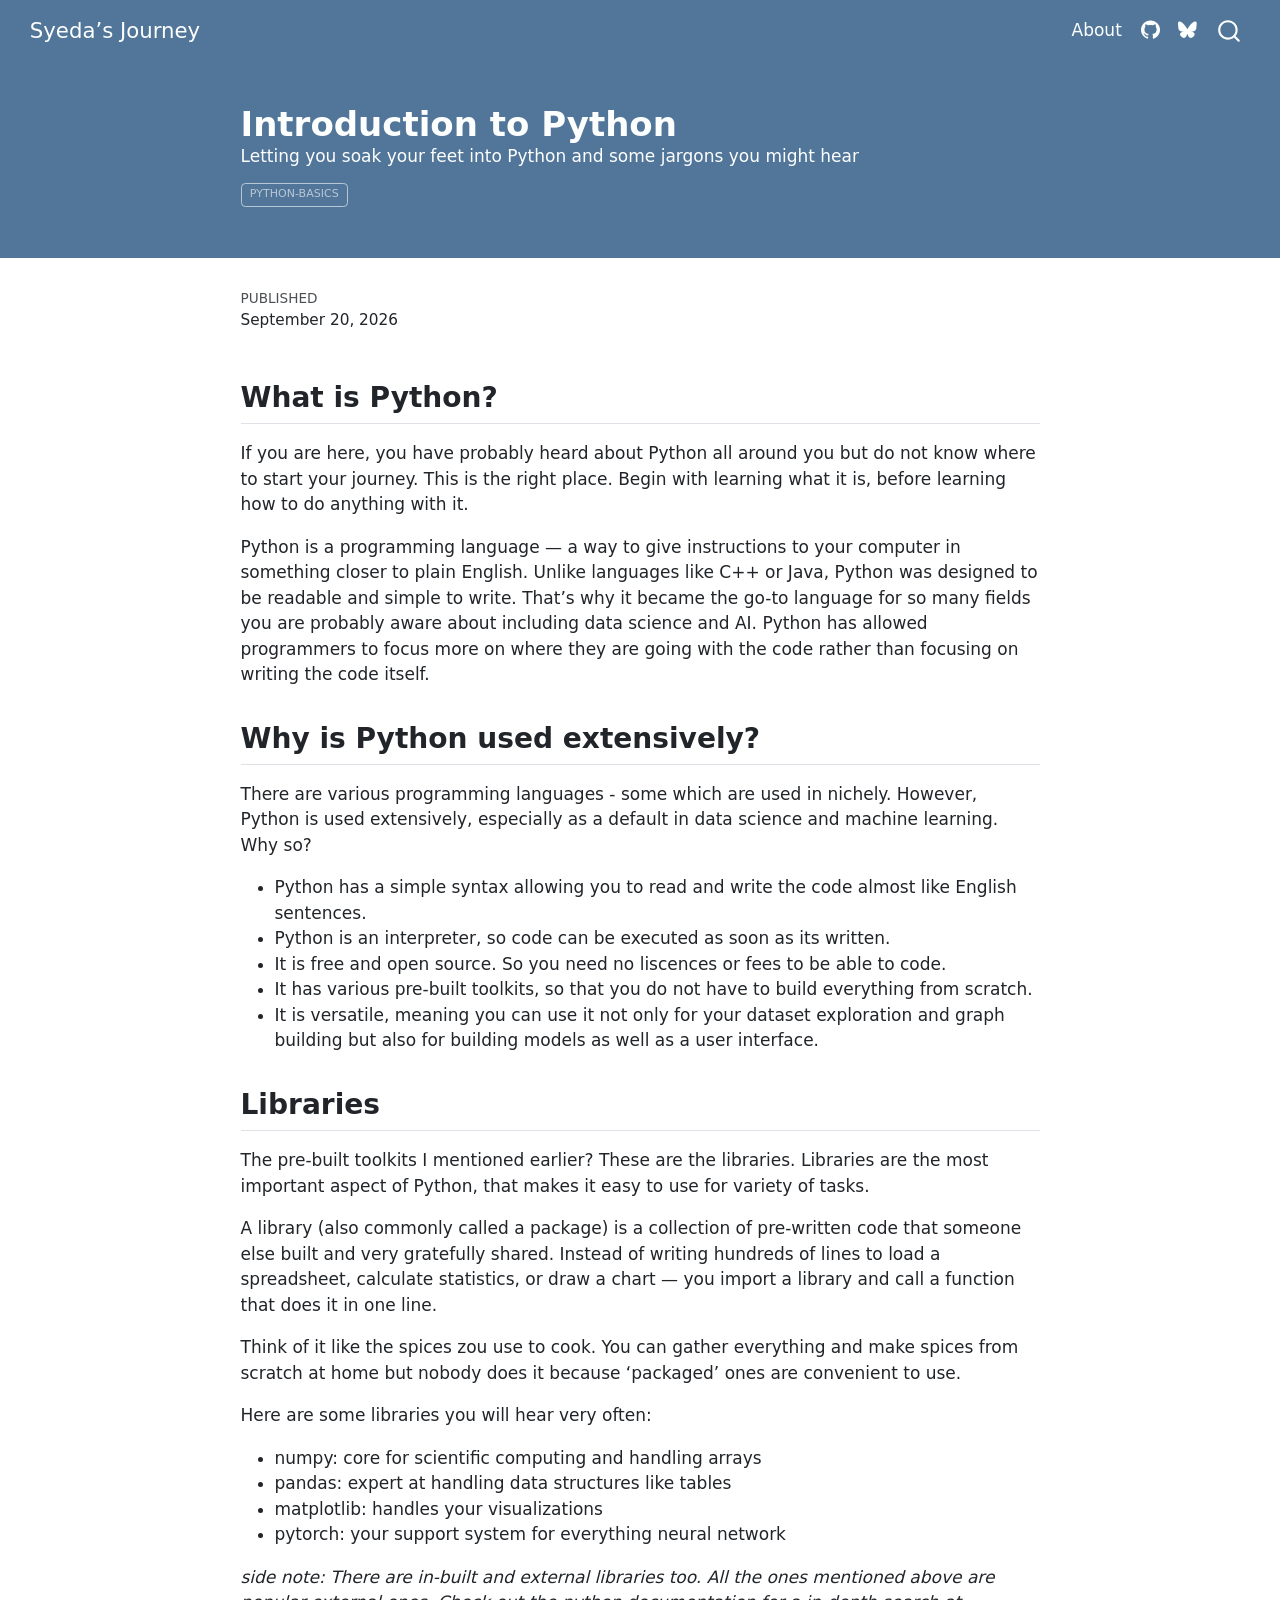
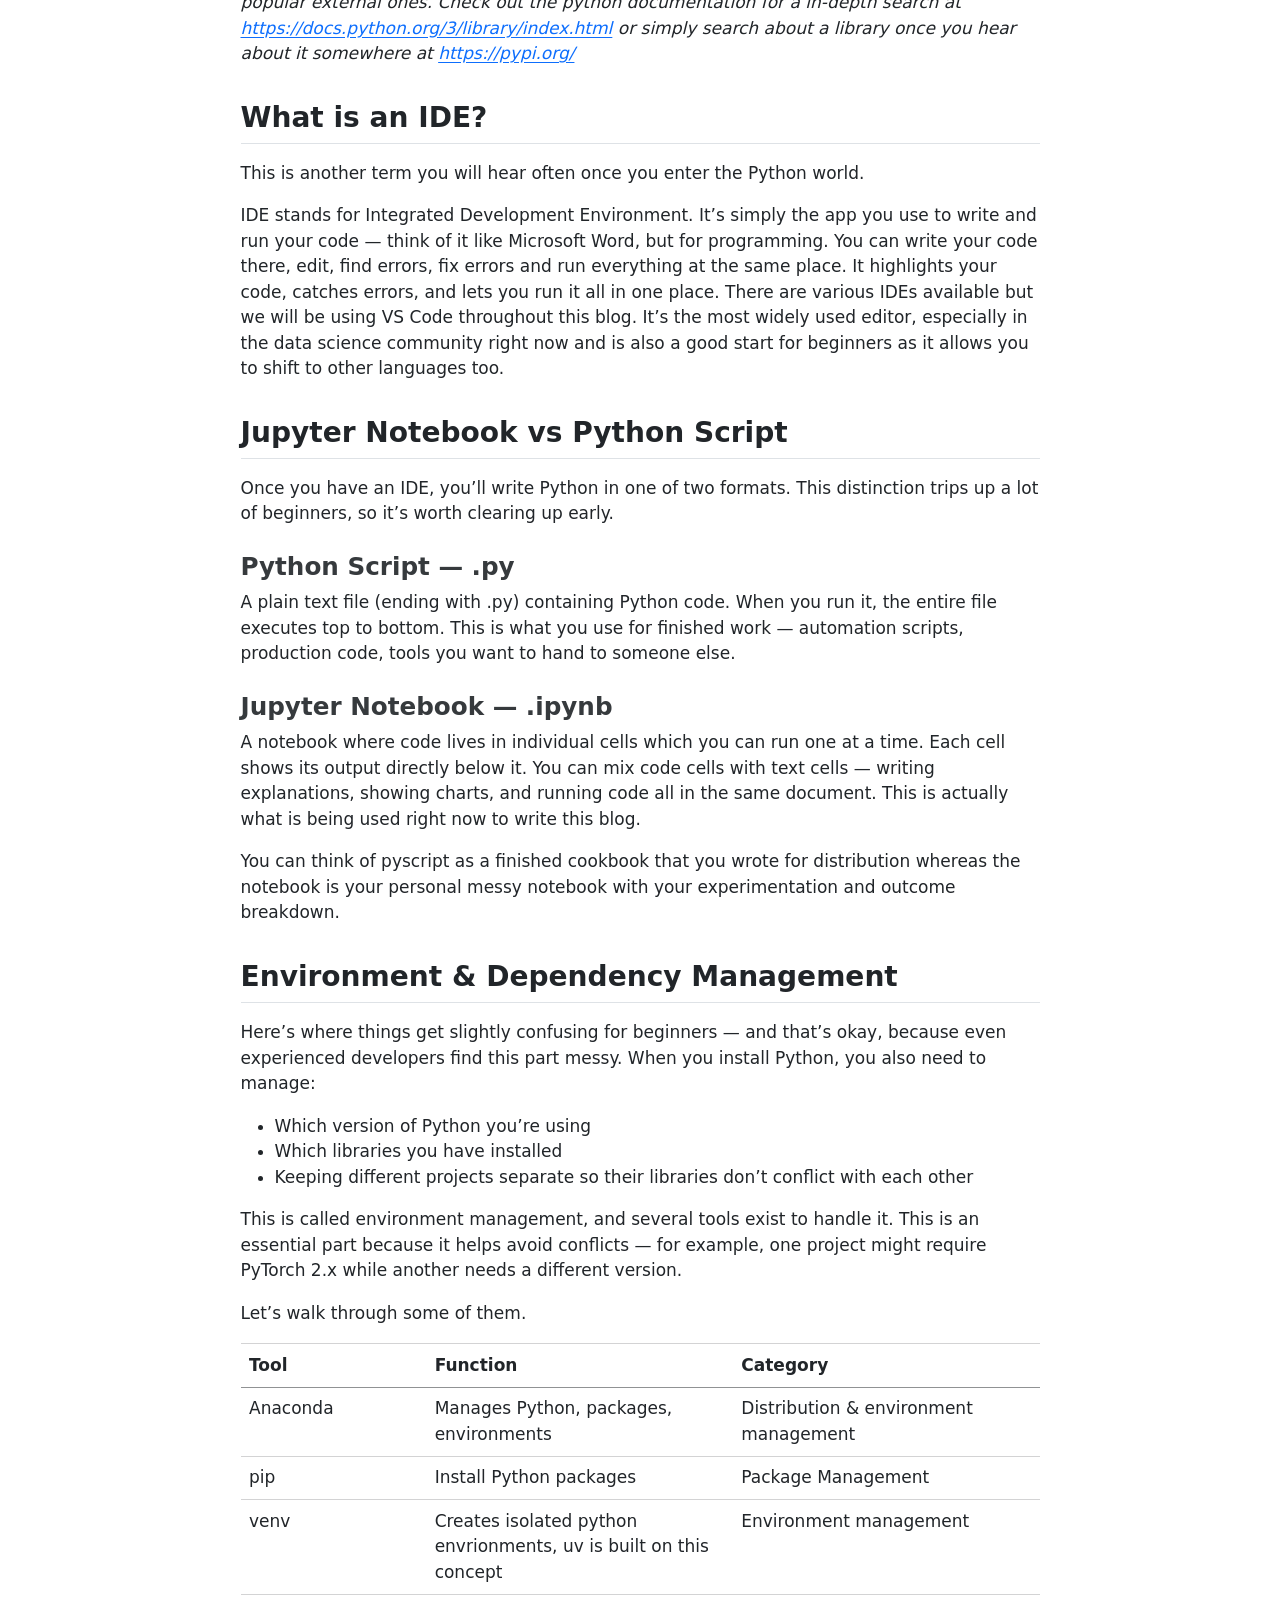
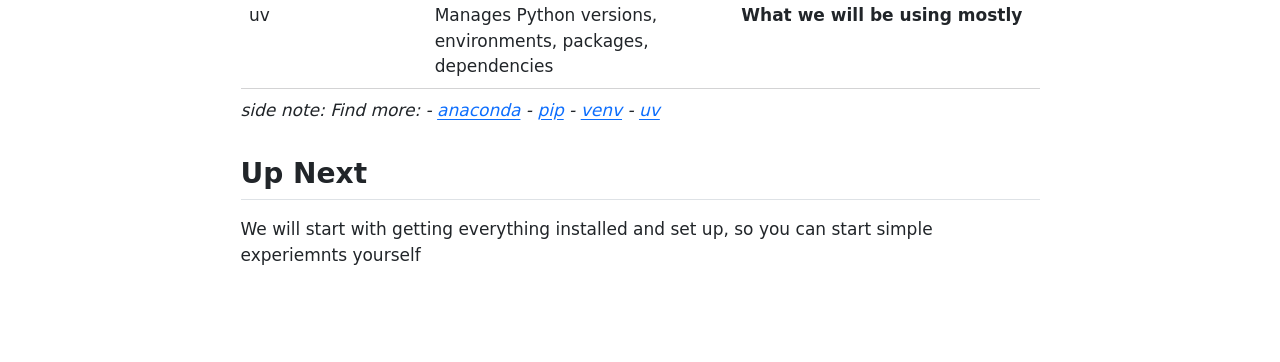
<file: docs/posts/python-intro/index.html>
<!DOCTYPE html>
<html xmlns="http://www.w3.org/1999/xhtml" lang="en" xml:lang="en"><head>

<meta charset="utf-8">
<meta name="generator" content="quarto-1.9.36">

<meta name="viewport" content="width=device-width, initial-scale=1.0, user-scalable=yes">

<meta name="dcterms.date" content="2026-09-20">
<meta name="description" content="Letting you soak your feet into Python and some jargons you might hear">

<title>Introduction to Python – Syeda’s Journey</title>
<style>
/* Default styles provided by pandoc.
** See https://pandoc.org/MANUAL.html#variables-for-html for config info.
*/
code{white-space: pre-wrap;}
span.smallcaps{font-variant: small-caps;}
div.columns{display: flex; gap: min(4vw, 1.5em);}
div.column{flex: auto; overflow-x: auto;}
div.hanging-indent{margin-left: 1.5em; text-indent: -1.5em;}
ul.task-list{list-style: none;}
ul.task-list li input[type="checkbox"] {
  width: 0.8em;
  margin: 0 0.8em 0.2em -1em; /* quarto-specific, see https://github.com/quarto-dev/quarto-cli/issues/4556 */ 
  vertical-align: middle;
}
</style>


<script src="../../site_libs/quarto-nav/quarto-nav.js"></script>
<script src="../../site_libs/quarto-nav/headroom.min.js"></script>
<script src="../../site_libs/clipboard/clipboard.min.js"></script>
<script src="../../site_libs/quarto-search/autocomplete.umd.js"></script>
<script src="../../site_libs/quarto-search/fuse.min.js"></script>
<script src="../../site_libs/quarto-search/quarto-search.js"></script>
<meta name="quarto:offset" content="../../">
<script src="../../site_libs/quarto-html/quarto.js" type="module"></script>
<script src="../../site_libs/quarto-html/tabsets/tabsets.js" type="module"></script>
<script src="../../site_libs/quarto-html/popper.min.js"></script>
<script src="../../site_libs/quarto-html/tippy.umd.min.js"></script>
<script src="../../site_libs/quarto-html/anchor.min.js"></script>
<link href="../../site_libs/quarto-html/tippy.css" rel="stylesheet">
<link href="../../site_libs/quarto-html/quarto-syntax-highlighting-845c23b38eaddc0f92fda52bfe77a8c8.css" rel="stylesheet" id="quarto-text-highlighting-styles">
<script src="../../site_libs/bootstrap/bootstrap.min.js"></script>
<link href="../../site_libs/bootstrap/bootstrap-icons.css" rel="stylesheet">
<link href="../../site_libs/bootstrap/bootstrap-ece42c8223ec2bf36298a08f122c9a68.min.css" rel="stylesheet" append-hash="true" id="quarto-bootstrap" data-mode="light">
<script id="quarto-search-options" type="application/json">{
  "location": "navbar",
  "copy-button": false,
  "collapse-after": 3,
  "panel-placement": "end",
  "type": "overlay",
  "limit": 50,
  "keyboard-shortcut": [
    "f",
    "/",
    "s"
  ],
  "show-item-context": false,
  "language": {
    "search-no-results-text": "No results",
    "search-matching-documents-text": "matching documents",
    "search-copy-link-title": "Copy link to search",
    "search-hide-matches-text": "Hide additional matches",
    "search-more-match-text": "more match in this document",
    "search-more-matches-text": "more matches in this document",
    "search-clear-button-title": "Clear",
    "search-text-placeholder": "",
    "search-detached-cancel-button-title": "Cancel",
    "search-submit-button-title": "Submit",
    "search-label": "Search"
  }
}</script>


<link rel="stylesheet" href="../../styles.css">
</head>

<body class="nav-fixed fullcontent quarto-light">

<div id="quarto-search-results"></div>
  <header id="quarto-header" class="headroom fixed-top quarto-banner">
    <nav class="navbar navbar-expand-lg " data-bs-theme="dark">
      <div class="navbar-container container-fluid">
      <div class="navbar-brand-container mx-auto">
    <a class="navbar-brand" href="../../index.html">
    <span class="navbar-title">Syeda’s Journey</span>
    </a>
  </div>
            <div id="quarto-search" class="" title="Search"></div>
          <button class="navbar-toggler" type="button" data-bs-toggle="collapse" data-bs-target="#navbarCollapse" aria-controls="navbarCollapse" role="menu" aria-expanded="false" aria-label="Toggle navigation" onclick="if (window.quartoToggleHeadroom) { window.quartoToggleHeadroom(); }">
  <span class="navbar-toggler-icon"></span>
</button>
          <div class="collapse navbar-collapse" id="navbarCollapse">
            <ul class="navbar-nav navbar-nav-scroll ms-auto">
  <li class="nav-item">
    <a class="nav-link" href="../../about.html"> 
<span class="menu-text">About</span></a>
  </li>  
  <li class="nav-item compact">
    <a class="nav-link" href="https://github.com/"> <i class="bi bi-github" role="img">
</i> 
<span class="menu-text"></span></a>
  </li>  
  <li class="nav-item compact">
    <a class="nav-link" href="https://bsky.app/"> <i class="bi bi-bluesky" role="img">
</i> 
<span class="menu-text"></span></a>
  </li>  
</ul>
          </div> <!-- /navcollapse -->
            <div class="quarto-navbar-tools">
</div>
      </div> <!-- /container-fluid -->
    </nav>
</header>
<!-- content -->
<header id="title-block-header" class="quarto-title-block default page-columns page-full">
  <div class="quarto-title-banner page-columns page-full">
    <div class="quarto-title column-body">
      <h1 class="title">Introduction to Python</h1>
                  <div>
        <div class="description">
          Letting you soak your feet into Python and some jargons you might hear
        </div>
      </div>
                          <div class="quarto-categories">
                <div class="quarto-category">python-basics</div>
              </div>
                  </div>
  </div>
    
  
  <div class="quarto-title-meta">

      
      <div>
      <div class="quarto-title-meta-heading">Published</div>
      <div class="quarto-title-meta-contents">
        <p class="date">September 20, 2026</p>
      </div>
    </div>
    
      
    </div>
    
  
  </header><div id="quarto-content" class="quarto-container page-columns page-rows-contents page-layout-article page-navbar">
<!-- sidebar -->
<!-- margin-sidebar -->
    
<!-- main -->
<main class="content quarto-banner-title-block" id="quarto-document-content">





<section id="what-is-python" class="level2">
<h2 class="anchored" data-anchor-id="what-is-python">What is Python?</h2>
<p>If you are here, you have probably heard about Python all around you but do not know where to start your journey. This is the right place. Begin with learning what it is, before learning how to do anything with it.</p>
<p>Python is a programming language — a way to give instructions to your computer in something closer to plain English. Unlike languages like C++ or Java, Python was designed to be readable and simple to write. That’s why it became the go-to language for so many fields you are probably aware about including data science and AI. Python has allowed programmers to focus more on where they are going with the code rather than focusing on writing the code itself.</p>
</section>
<section id="why-is-python-used-extensively" class="level2">
<h2 class="anchored" data-anchor-id="why-is-python-used-extensively">Why is Python used extensively?</h2>
<p>There are various programming languages - some which are used in nichely. However, Python is used extensively, especially as a default in data science and machine learning. Why so?</p>
<ul>
<li>Python has a simple syntax allowing you to read and write the code almost like English sentences.</li>
<li>Python is an interpreter, so code can be executed as soon as its written.</li>
<li>It is free and open source. So you need no liscences or fees to be able to code.</li>
<li>It has various pre-built toolkits, so that you do not have to build everything from scratch.</li>
<li>It is versatile, meaning you can use it not only for your dataset exploration and graph building but also for building models as well as a user interface.</li>
</ul>
</section>
<section id="libraries" class="level2">
<h2 class="anchored" data-anchor-id="libraries">Libraries</h2>
<p>The pre-built toolkits I mentioned earlier? These are the libraries. Libraries are the most important aspect of Python, that makes it easy to use for variety of tasks.</p>
<p>A library (also commonly called a package) is a collection of pre-written code that someone else built and very gratefully shared. Instead of writing hundreds of lines to load a spreadsheet, calculate statistics, or draw a chart — you import a library and call a function that does it in one line.</p>
<p>Think of it like the spices zou use to cook. You can gather everything and make spices from scratch at home but nobody does it because ‘packaged’ ones are convenient to use.</p>
<p>Here are some libraries you will hear very often:</p>
<ul>
<li>numpy: core for scientific computing and handling arrays</li>
<li>pandas: expert at handling data structures like tables</li>
<li>matplotlib: handles your visualizations</li>
<li>pytorch: your support system for everything neural network</li>
</ul>
<p><em>side note: There are in-built and external libraries too. All the ones mentioned above are popular external ones. Check out the python documentation for a in-depth search at <a href="https://docs.python.org/3/library/index.html" class="uri">https://docs.python.org/3/library/index.html</a> or simply search about a library once you hear about it somewhere at <a href="https://pypi.org/" class="uri">https://pypi.org/</a></em></p>
</section>
<section id="what-is-an-ide" class="level2">
<h2 class="anchored" data-anchor-id="what-is-an-ide">What is an IDE?</h2>
<p>This is another term you will hear often once you enter the Python world.</p>
<p>IDE stands for Integrated Development Environment. It’s simply the app you use to write and run your code — think of it like Microsoft Word, but for programming. You can write your code there, edit, find errors, fix errors and run everything at the same place. It highlights your code, catches errors, and lets you run it all in one place. There are various IDEs available but we will be using VS Code throughout this blog. It’s the most widely used editor, especially in the data science community right now and is also a good start for beginners as it allows you to shift to other languages too.</p>
</section>
<section id="jupyter-notebook-vs-python-script" class="level2">
<h2 class="anchored" data-anchor-id="jupyter-notebook-vs-python-script">Jupyter Notebook vs Python Script</h2>
<p>Once you have an IDE, you’ll write Python in one of two formats. This distinction trips up a lot of beginners, so it’s worth clearing up early.</p>
<section id="python-script-.py" class="level3">
<h3 class="anchored" data-anchor-id="python-script-.py">Python Script — .py</h3>
<p>A plain text file (ending with .py) containing Python code. When you run it, the entire file executes top to bottom. This is what you use for finished work — automation scripts, production code, tools you want to hand to someone else.</p>
</section>
<section id="jupyter-notebook-.ipynb" class="level3">
<h3 class="anchored" data-anchor-id="jupyter-notebook-.ipynb">Jupyter Notebook — .ipynb</h3>
<p>A notebook where code lives in individual cells which you can run one at a time. Each cell shows its output directly below it. You can mix code cells with text cells — writing explanations, showing charts, and running code all in the same document. This is actually what is being used right now to write this blog.</p>
<p>You can think of pyscript as a finished cookbook that you wrote for distribution whereas the notebook is your personal messy notebook with your experimentation and outcome breakdown.</p>
</section>
</section>
<section id="environment-dependency-management" class="level2">
<h2 class="anchored" data-anchor-id="environment-dependency-management">Environment &amp; Dependency Management</h2>
<p>Here’s where things get slightly confusing for beginners — and that’s okay, because even experienced developers find this part messy. When you install Python, you also need to manage:</p>
<ul>
<li>Which version of Python you’re using</li>
<li>Which libraries you have installed</li>
<li>Keeping different projects separate so their libraries don’t conflict with each other</li>
</ul>
<p>This is called environment management, and several tools exist to handle it. This is an essential part because it helps avoid conflicts — for example, one project might require PyTorch 2.x while another needs a different version.</p>
<p>Let’s walk through some of them.</p>
<table class="caption-top table">
<colgroup>
<col style="width: 23%">
<col style="width: 38%">
<col style="width: 38%">
</colgroup>
<thead>
<tr class="header">
<th>Tool</th>
<th>Function</th>
<th>Category</th>
</tr>
</thead>
<tbody>
<tr class="odd">
<td>Anaconda</td>
<td>Manages Python, packages, environments</td>
<td>Distribution &amp; environment management</td>
</tr>
<tr class="even">
<td>pip</td>
<td>Install Python packages</td>
<td>Package Management</td>
</tr>
<tr class="odd">
<td>venv</td>
<td>Creates isolated python envrionments, uv is built on this concept</td>
<td>Environment management</td>
</tr>
<tr class="even">
<td>uv</td>
<td>Manages Python versions, environments, packages, dependencies</td>
<td><strong>What we will be using mostly</strong></td>
</tr>
</tbody>
</table>
<p><em>side note: Find more: - <a href="https://www.anaconda.com/docs/getting-started/main">anaconda</a> - <a href="https://pypi.org/project/pip/">pip</a> - <a href="https://docs.python.org/3/library/venv.html">venv</a> - <a href="https://docs.astral.sh/uv/">uv</a></em></p>
</section>
<section id="up-next" class="level2">
<h2 class="anchored" data-anchor-id="up-next">Up Next</h2>
<p>We will start with getting everything installed and set up, so you can start simple experiemnts yourself</p>


</section>

</main> <!-- /main -->
<script id="quarto-html-after-body" type="application/javascript">
  window.document.addEventListener("DOMContentLoaded", function (event) {
    const icon = "";
    const anchorJS = new window.AnchorJS();
    anchorJS.options = {
      placement: 'right',
      icon: icon
    };
    anchorJS.add('.anchored');
    const isCodeAnnotation = (el) => {
      for (const clz of el.classList) {
        if (clz.startsWith('code-annotation-')) {                     
          return true;
        }
      }
      return false;
    }
    const onCopySuccess = function(e) {
      // button target
      const button = e.trigger;
      // don't keep focus
      button.blur();
      // flash "checked"
      button.classList.add('code-copy-button-checked');
      var currentTitle = button.getAttribute("title");
      button.setAttribute("title", "Copied!");
      let tooltip;
      if (window.bootstrap) {
        button.setAttribute("data-bs-toggle", "tooltip");
        button.setAttribute("data-bs-placement", "left");
        button.setAttribute("data-bs-title", "Copied!");
        tooltip = new bootstrap.Tooltip(button, 
          { trigger: "manual", 
            customClass: "code-copy-button-tooltip",
            offset: [0, -8]});
        tooltip.show();    
      }
      setTimeout(function() {
        if (tooltip) {
          tooltip.hide();
          button.removeAttribute("data-bs-title");
          button.removeAttribute("data-bs-toggle");
          button.removeAttribute("data-bs-placement");
        }
        button.setAttribute("title", currentTitle);
        button.classList.remove('code-copy-button-checked');
      }, 1000);
      // clear code selection
      e.clearSelection();
    }
    const getTextToCopy = function(trigger) {
      const outerScaffold = trigger.parentElement.cloneNode(true);
      const codeEl = outerScaffold.querySelector('code');
      for (const childEl of codeEl.children) {
        if (isCodeAnnotation(childEl)) {
          childEl.remove();
        }
      }
      return codeEl.innerText;
    }
    const clipboard = new window.ClipboardJS('.code-copy-button:not([data-in-quarto-modal])', {
      text: getTextToCopy
    });
    clipboard.on('success', onCopySuccess);
    if (window.document.getElementById('quarto-embedded-source-code-modal')) {
      const clipboardModal = new window.ClipboardJS('.code-copy-button[data-in-quarto-modal]', {
        text: getTextToCopy,
        container: window.document.getElementById('quarto-embedded-source-code-modal')
      });
      clipboardModal.on('success', onCopySuccess);
    }
      var localhostRegex = new RegExp(/^(?:http|https):\/\/localhost\:?[0-9]*\//);
      var mailtoRegex = new RegExp(/^mailto:/);
        var filterRegex = new RegExp("https:\/\/your-website-url\.example\.com");
      var isInternal = (href) => {
          return filterRegex.test(href) || localhostRegex.test(href) || mailtoRegex.test(href);
      }
      // Inspect non-navigation links and adorn them if external
     var links = window.document.querySelectorAll('a[href]:not(.nav-link):not(.navbar-brand):not(.toc-action):not(.sidebar-link):not(.sidebar-item-toggle):not(.pagination-link):not(.no-external):not([aria-hidden]):not(.dropdown-item):not(.quarto-navigation-tool):not(.about-link)');
      for (var i=0; i<links.length; i++) {
        const link = links[i];
        if (!isInternal(link.href)) {
          // undo the damage that might have been done by quarto-nav.js in the case of
          // links that we want to consider external
          if (link.dataset.originalHref !== undefined) {
            link.href = link.dataset.originalHref;
          }
        }
      }
    function tippyHover(el, contentFn, onTriggerFn, onUntriggerFn) {
      const config = {
        allowHTML: true,
        maxWidth: 500,
        delay: 100,
        arrow: false,
        appendTo: function(el) {
            return el.parentElement;
        },
        interactive: true,
        interactiveBorder: 10,
        theme: 'quarto',
        placement: 'bottom-start',
      };
      if (contentFn) {
        config.content = contentFn;
      }
      if (onTriggerFn) {
        config.onTrigger = onTriggerFn;
      }
      if (onUntriggerFn) {
        config.onUntrigger = onUntriggerFn;
      }
      window.tippy(el, config); 
    }
    const noterefs = window.document.querySelectorAll('a[role="doc-noteref"]');
    for (var i=0; i<noterefs.length; i++) {
      const ref = noterefs[i];
      tippyHover(ref, function() {
        // use id or data attribute instead here
        let href = ref.getAttribute('data-footnote-href') || ref.getAttribute('href');
        try { href = new URL(href).hash; } catch {}
        const id = href.replace(/^#\/?/, "");
        const note = window.document.getElementById(id);
        if (note) {
          return note.innerHTML;
        } else {
          return "";
        }
      });
    }
    const xrefs = window.document.querySelectorAll('a.quarto-xref');
    const processXRef = (id, note) => {
      // Strip column container classes
      const stripColumnClz = (el) => {
        el.classList.remove("page-full", "page-columns");
        if (el.children) {
          for (const child of el.children) {
            stripColumnClz(child);
          }
        }
      }
      stripColumnClz(note)
      if (id === null || id.startsWith('sec-')) {
        // Special case sections, only their first couple elements
        const container = document.createElement("div");
        if (note.children && note.children.length > 2) {
          container.appendChild(note.children[0].cloneNode(true));
          for (let i = 1; i < note.children.length; i++) {
            const child = note.children[i];
            if (child.tagName === "P" && child.innerText === "") {
              continue;
            } else {
              container.appendChild(child.cloneNode(true));
              break;
            }
          }
          if (window.Quarto?.typesetMath) {
            window.Quarto.typesetMath(container);
          }
          return container.innerHTML
        } else {
          if (window.Quarto?.typesetMath) {
            window.Quarto.typesetMath(note);
          }
          return note.innerHTML;
        }
      } else {
        // Remove any anchor links if they are present
        const anchorLink = note.querySelector('a.anchorjs-link');
        if (anchorLink) {
          anchorLink.remove();
        }
        if (window.Quarto?.typesetMath) {
          window.Quarto.typesetMath(note);
        }
        if (note.classList.contains("callout")) {
          return note.outerHTML;
        } else {
          return note.innerHTML;
        }
      }
    }
    for (var i=0; i<xrefs.length; i++) {
      const xref = xrefs[i];
      tippyHover(xref, undefined, function(instance) {
        instance.disable();
        let url = xref.getAttribute('href');
        let hash = undefined; 
        if (url.startsWith('#')) {
          hash = url;
        } else {
          try { hash = new URL(url).hash; } catch {}
        }
        if (hash) {
          const id = hash.replace(/^#\/?/, "");
          const note = window.document.getElementById(id);
          if (note !== null) {
            try {
              const html = processXRef(id, note.cloneNode(true));
              instance.setContent(html);
            } finally {
              instance.enable();
              instance.show();
            }
          } else {
            // See if we can fetch this
            fetch(url.split('#')[0])
            .then(res => res.text())
            .then(html => {
              const parser = new DOMParser();
              const htmlDoc = parser.parseFromString(html, "text/html");
              const note = htmlDoc.getElementById(id);
              if (note !== null) {
                const html = processXRef(id, note);
                instance.setContent(html);
              } 
            }).finally(() => {
              instance.enable();
              instance.show();
            });
          }
        } else {
          // See if we can fetch a full url (with no hash to target)
          // This is a special case and we should probably do some content thinning / targeting
          fetch(url)
          .then(res => res.text())
          .then(html => {
            const parser = new DOMParser();
            const htmlDoc = parser.parseFromString(html, "text/html");
            const note = htmlDoc.querySelector('main.content');
            if (note !== null) {
              // This should only happen for chapter cross references
              // (since there is no id in the URL)
              // remove the first header
              if (note.children.length > 0 && note.children[0].tagName === "HEADER") {
                note.children[0].remove();
              }
              const html = processXRef(null, note);
              instance.setContent(html);
            } 
          }).finally(() => {
            instance.enable();
            instance.show();
          });
        }
      }, function(instance) {
      });
    }
        let selectedAnnoteEl;
        const selectorForAnnotation = ( cell, annotation) => {
          let cellAttr = 'data-code-cell="' + cell + '"';
          let lineAttr = 'data-code-annotation="' +  annotation + '"';
          const selector = 'span[' + cellAttr + '][' + lineAttr + ']';
          return selector;
        }
        const selectCodeLines = (annoteEl) => {
          const doc = window.document;
          const targetCell = annoteEl.getAttribute("data-target-cell");
          const targetAnnotation = annoteEl.getAttribute("data-target-annotation");
          const annoteSpan = window.document.querySelector(selectorForAnnotation(targetCell, targetAnnotation));
          const lines = annoteSpan.getAttribute("data-code-lines").split(",");
          const lineIds = lines.map((line) => {
            return targetCell + "-" + line;
          })
          let top = null;
          let height = null;
          let parent = null;
          if (lineIds.length > 0) {
              //compute the position of the single el (top and bottom and make a div)
              const el = window.document.getElementById(lineIds[0]);
              top = el.offsetTop;
              height = el.offsetHeight;
              parent = el.parentElement.parentElement;
            if (lineIds.length > 1) {
              const lastEl = window.document.getElementById(lineIds[lineIds.length - 1]);
              const bottom = lastEl.offsetTop + lastEl.offsetHeight;
              height = bottom - top;
            }
            if (top !== null && height !== null && parent !== null) {
              // cook up a div (if necessary) and position it 
              let div = window.document.getElementById("code-annotation-line-highlight");
              if (div === null) {
                div = window.document.createElement("div");
                div.setAttribute("id", "code-annotation-line-highlight");
                div.style.position = 'absolute';
                parent.appendChild(div);
              }
              div.style.top = top - 2 + "px";
              div.style.height = height + 4 + "px";
              div.style.left = 0;
              let gutterDiv = window.document.getElementById("code-annotation-line-highlight-gutter");
              if (gutterDiv === null) {
                gutterDiv = window.document.createElement("div");
                gutterDiv.setAttribute("id", "code-annotation-line-highlight-gutter");
                gutterDiv.style.position = 'absolute';
                const codeCell = window.document.getElementById(targetCell);
                const gutter = codeCell.querySelector('.code-annotation-gutter');
                gutter.appendChild(gutterDiv);
              }
              gutterDiv.style.top = top - 2 + "px";
              gutterDiv.style.height = height + 4 + "px";
            }
            selectedAnnoteEl = annoteEl;
          }
        };
        const unselectCodeLines = () => {
          const elementsIds = ["code-annotation-line-highlight", "code-annotation-line-highlight-gutter"];
          elementsIds.forEach((elId) => {
            const div = window.document.getElementById(elId);
            if (div) {
              div.remove();
            }
          });
          selectedAnnoteEl = undefined;
        };
          // Handle positioning of the toggle
      window.addEventListener(
        "resize",
        throttle(() => {
          elRect = undefined;
          if (selectedAnnoteEl) {
            selectCodeLines(selectedAnnoteEl);
          }
        }, 10)
      );
      function throttle(fn, ms) {
      let throttle = false;
      let timer;
        return (...args) => {
          if(!throttle) { // first call gets through
              fn.apply(this, args);
              throttle = true;
          } else { // all the others get throttled
              if(timer) clearTimeout(timer); // cancel #2
              timer = setTimeout(() => {
                fn.apply(this, args);
                timer = throttle = false;
              }, ms);
          }
        };
      }
        // Attach click handler to the DT
        const annoteDls = window.document.querySelectorAll('dt[data-target-cell]');
        for (const annoteDlNode of annoteDls) {
          annoteDlNode.addEventListener('click', (event) => {
            const clickedEl = event.target;
            if (clickedEl !== selectedAnnoteEl) {
              unselectCodeLines();
              const activeEl = window.document.querySelector('dt[data-target-cell].code-annotation-active');
              if (activeEl) {
                activeEl.classList.remove('code-annotation-active');
              }
              selectCodeLines(clickedEl);
              clickedEl.classList.add('code-annotation-active');
            } else {
              // Unselect the line
              unselectCodeLines();
              clickedEl.classList.remove('code-annotation-active');
            }
          });
        }
    const findCites = (el) => {
      const parentEl = el.parentElement;
      if (parentEl) {
        const cites = parentEl.dataset.cites;
        if (cites) {
          return {
            el,
            cites: cites.split(' ')
          };
        } else {
          return findCites(el.parentElement)
        }
      } else {
        return undefined;
      }
    };
    var bibliorefs = window.document.querySelectorAll('a[role="doc-biblioref"]');
    for (var i=0; i<bibliorefs.length; i++) {
      const ref = bibliorefs[i];
      const citeInfo = findCites(ref);
      if (citeInfo) {
        tippyHover(citeInfo.el, function() {
          var popup = window.document.createElement('div');
          citeInfo.cites.forEach(function(cite) {
            var citeDiv = window.document.createElement('div');
            citeDiv.classList.add('hanging-indent');
            citeDiv.classList.add('csl-entry');
            var biblioDiv = window.document.getElementById('ref-' + cite);
            if (biblioDiv) {
              citeDiv.innerHTML = biblioDiv.innerHTML;
            }
            popup.appendChild(citeDiv);
          });
          return popup.innerHTML;
        });
      }
    }
  });
  </script>
</div> <!-- /content -->




</body></html>
</file>
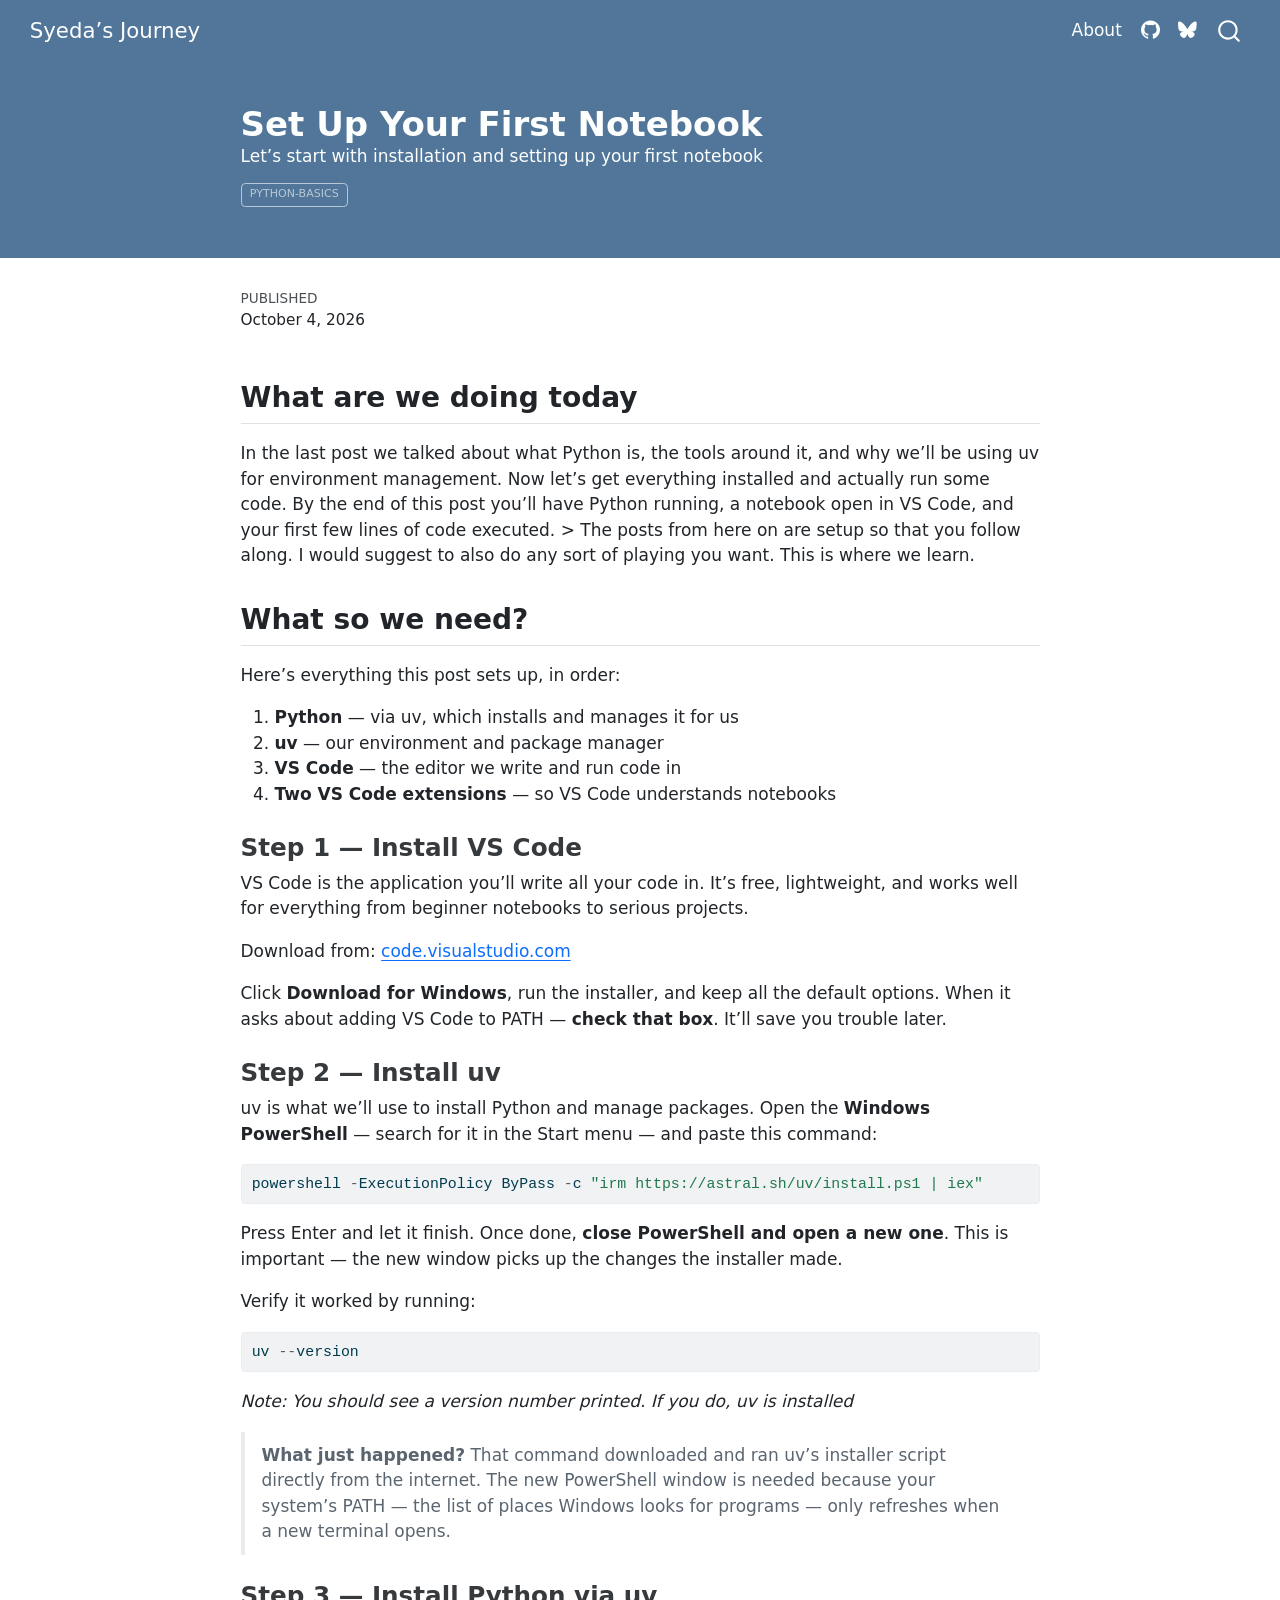
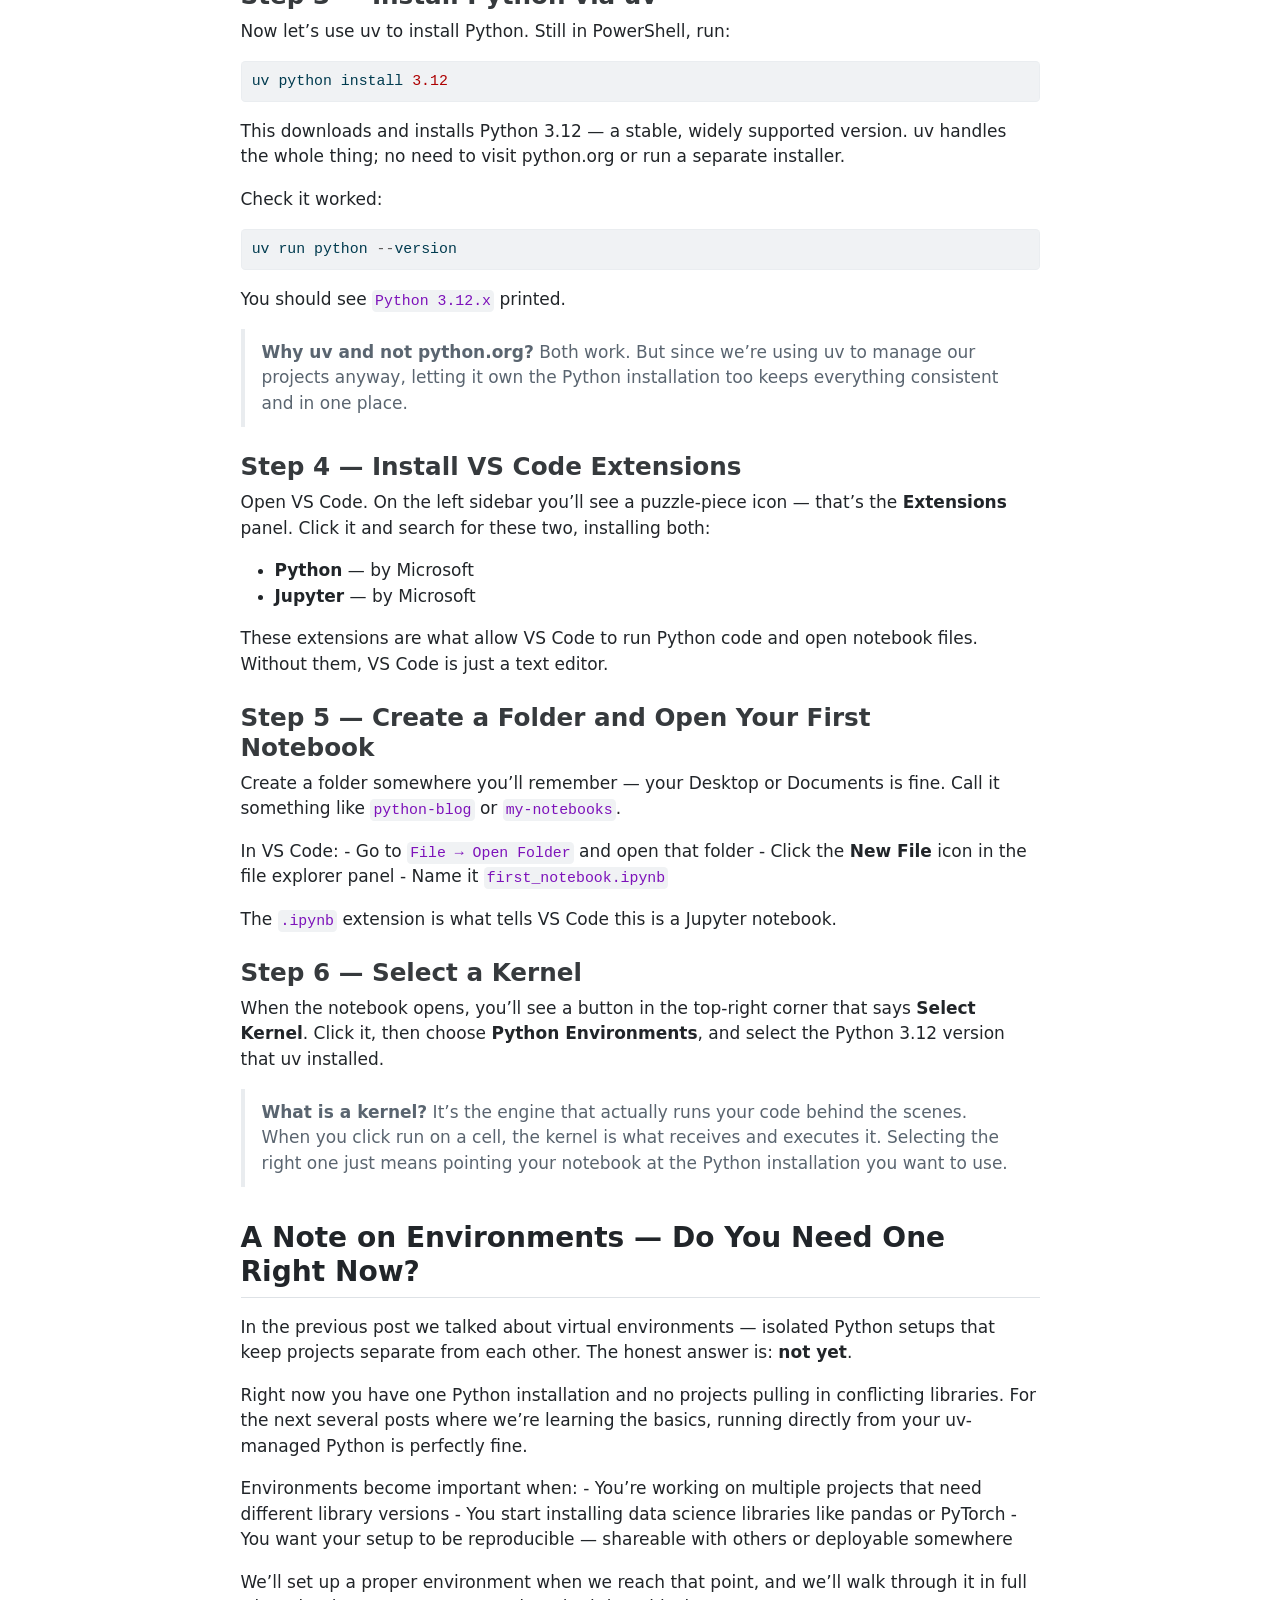
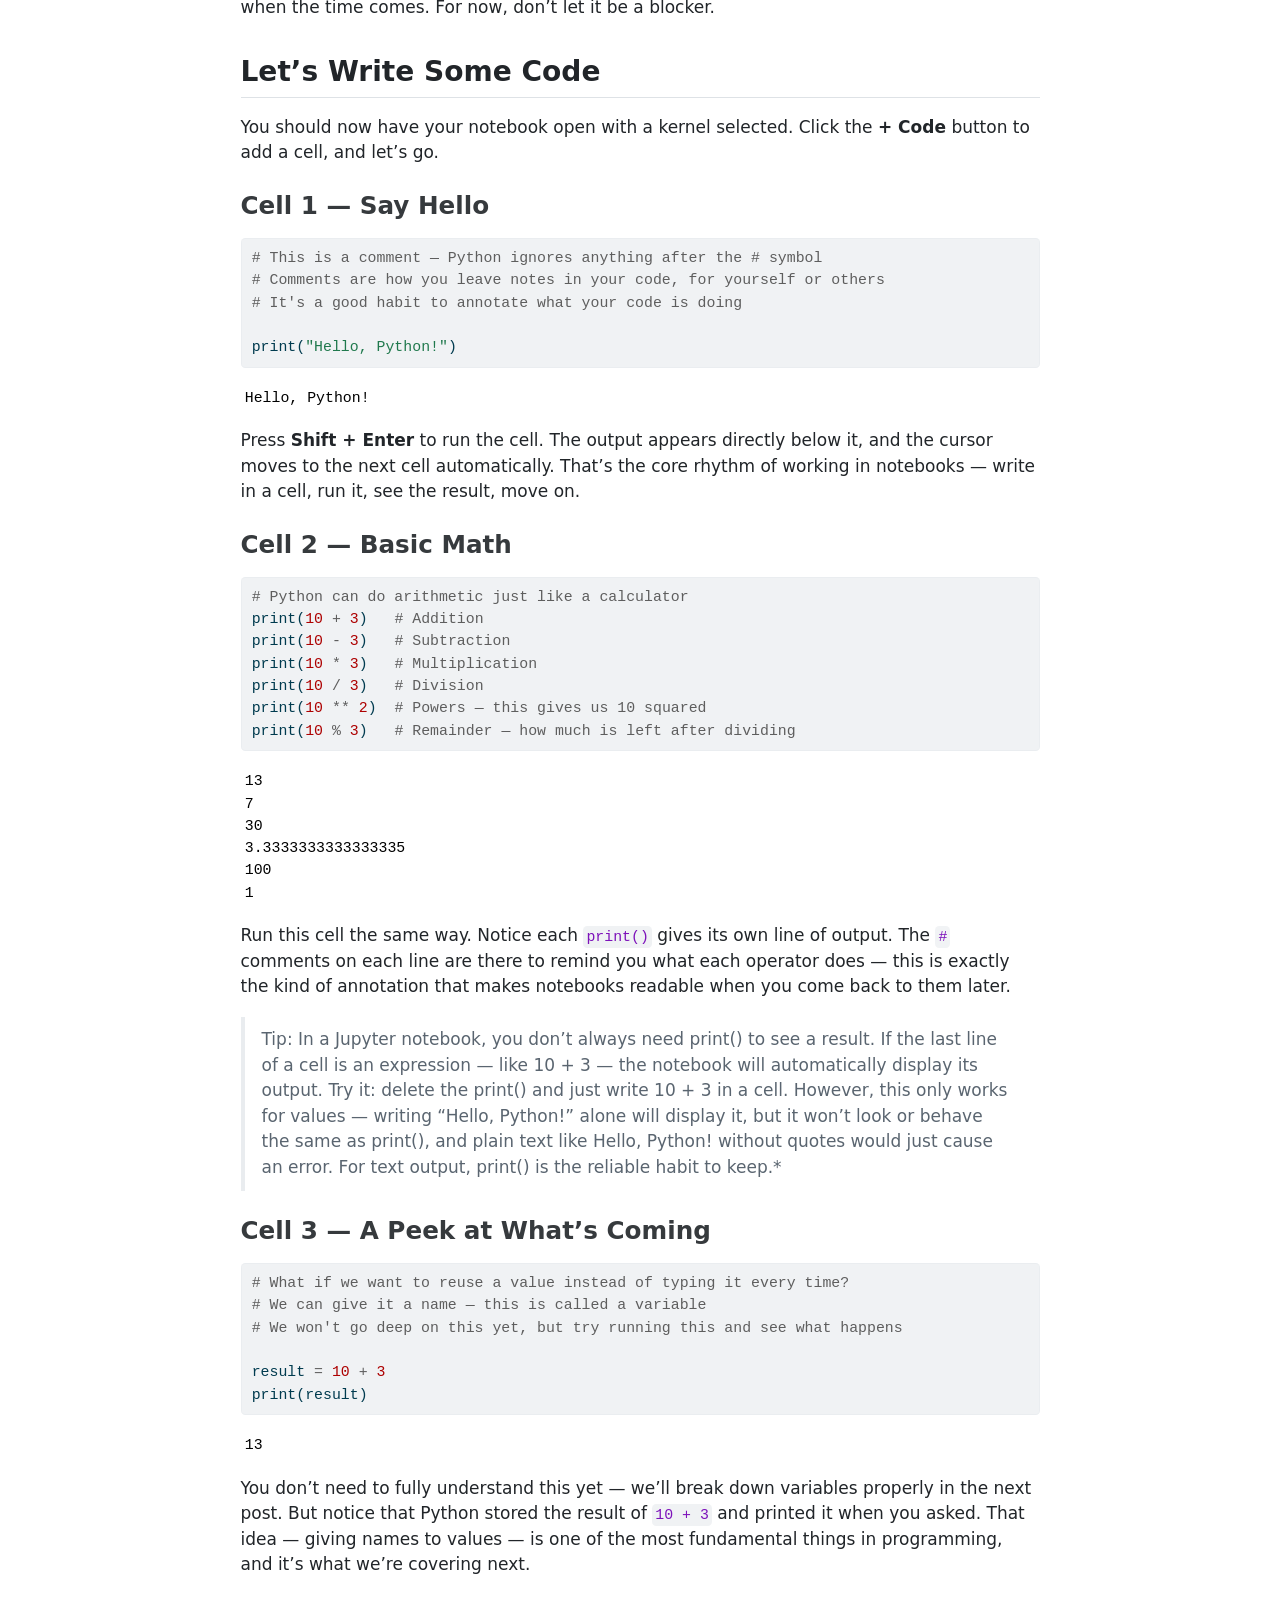
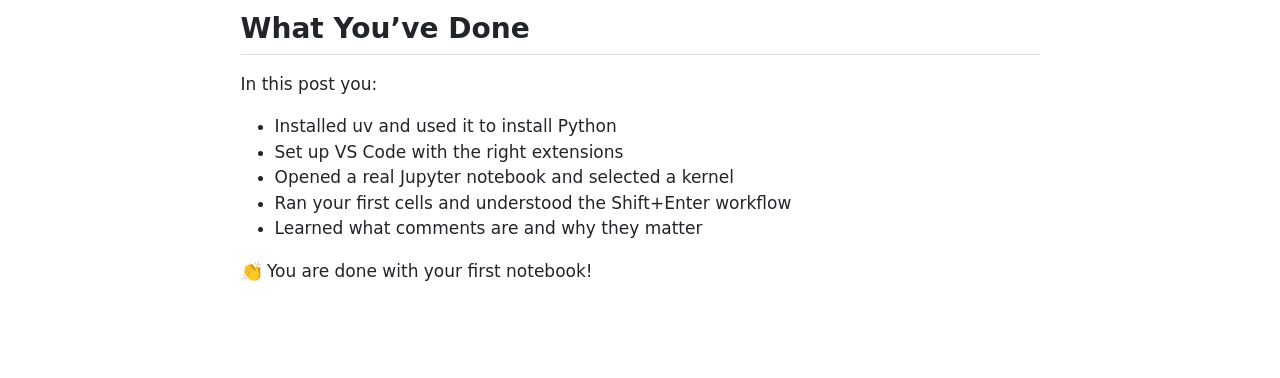
<file: docs/posts/python-setup/index.html>
<!DOCTYPE html>
<html xmlns="http://www.w3.org/1999/xhtml" lang="en" xml:lang="en"><head>

<meta charset="utf-8">
<meta name="generator" content="quarto-1.9.36">

<meta name="viewport" content="width=device-width, initial-scale=1.0, user-scalable=yes">

<meta name="dcterms.date" content="2026-10-04">
<meta name="description" content="Let’s start with installation and setting up your first notebook">

<title>Set Up Your First Notebook – Syeda’s Journey</title>
<style>
/* Default styles provided by pandoc.
** See https://pandoc.org/MANUAL.html#variables-for-html for config info.
*/
code{white-space: pre-wrap;}
span.smallcaps{font-variant: small-caps;}
div.columns{display: flex; gap: min(4vw, 1.5em);}
div.column{flex: auto; overflow-x: auto;}
div.hanging-indent{margin-left: 1.5em; text-indent: -1.5em;}
ul.task-list{list-style: none;}
ul.task-list li input[type="checkbox"] {
  width: 0.8em;
  margin: 0 0.8em 0.2em -1em; /* quarto-specific, see https://github.com/quarto-dev/quarto-cli/issues/4556 */ 
  vertical-align: middle;
}
/* CSS for syntax highlighting */
html { -webkit-text-size-adjust: 100%; }
pre > code.sourceCode { white-space: pre; position: relative; }
pre > code.sourceCode > span { display: inline-block; line-height: 1.25; }
pre > code.sourceCode > span:empty { height: 1.2em; }
.sourceCode { overflow: visible; }
code.sourceCode > span { color: inherit; text-decoration: inherit; }
div.sourceCode { margin: 1em 0; }
pre.sourceCode { margin: 0; }
@media screen {
div.sourceCode { overflow: auto; }
}
@media print {
pre > code.sourceCode { white-space: pre-wrap; }
pre > code.sourceCode > span { text-indent: -5em; padding-left: 5em; }
}
pre.numberSource code
  { counter-reset: source-line 0; }
pre.numberSource code > span
  { position: relative; left: -4em; counter-increment: source-line; }
pre.numberSource code > span > a:first-child::before
  { content: counter(source-line);
    position: relative; left: -1em; text-align: right; vertical-align: baseline;
    border: none; display: inline-block;
    -webkit-touch-callout: none; -webkit-user-select: none;
    -khtml-user-select: none; -moz-user-select: none;
    -ms-user-select: none; user-select: none;
    padding: 0 4px; width: 4em;
  }
pre.numberSource { margin-left: 3em;  padding-left: 4px; }
div.sourceCode
  {   }
@media screen {
pre > code.sourceCode > span > a:first-child::before { text-decoration: underline; }
}
</style>


<script src="../../site_libs/quarto-nav/quarto-nav.js"></script>
<script src="../../site_libs/quarto-nav/headroom.min.js"></script>
<script src="../../site_libs/clipboard/clipboard.min.js"></script>
<script src="../../site_libs/quarto-search/autocomplete.umd.js"></script>
<script src="../../site_libs/quarto-search/fuse.min.js"></script>
<script src="../../site_libs/quarto-search/quarto-search.js"></script>
<meta name="quarto:offset" content="../../">
<script src="../../site_libs/quarto-html/quarto.js" type="module"></script>
<script src="../../site_libs/quarto-html/tabsets/tabsets.js" type="module"></script>
<script src="../../site_libs/quarto-html/popper.min.js"></script>
<script src="../../site_libs/quarto-html/tippy.umd.min.js"></script>
<script src="../../site_libs/quarto-html/anchor.min.js"></script>
<link href="../../site_libs/quarto-html/tippy.css" rel="stylesheet">
<link href="../../site_libs/quarto-html/quarto-syntax-highlighting-845c23b38eaddc0f92fda52bfe77a8c8.css" rel="stylesheet" id="quarto-text-highlighting-styles">
<script src="../../site_libs/bootstrap/bootstrap.min.js"></script>
<link href="../../site_libs/bootstrap/bootstrap-icons.css" rel="stylesheet">
<link href="../../site_libs/bootstrap/bootstrap-ece42c8223ec2bf36298a08f122c9a68.min.css" rel="stylesheet" append-hash="true" id="quarto-bootstrap" data-mode="light">
<script id="quarto-search-options" type="application/json">{
  "location": "navbar",
  "copy-button": false,
  "collapse-after": 3,
  "panel-placement": "end",
  "type": "overlay",
  "limit": 50,
  "keyboard-shortcut": [
    "f",
    "/",
    "s"
  ],
  "show-item-context": false,
  "language": {
    "search-no-results-text": "No results",
    "search-matching-documents-text": "matching documents",
    "search-copy-link-title": "Copy link to search",
    "search-hide-matches-text": "Hide additional matches",
    "search-more-match-text": "more match in this document",
    "search-more-matches-text": "more matches in this document",
    "search-clear-button-title": "Clear",
    "search-text-placeholder": "",
    "search-detached-cancel-button-title": "Cancel",
    "search-submit-button-title": "Submit",
    "search-label": "Search"
  }
}</script>


<link rel="stylesheet" href="../../styles.css">
</head>

<body class="nav-fixed fullcontent quarto-light">

<div id="quarto-search-results"></div>
  <header id="quarto-header" class="headroom fixed-top quarto-banner">
    <nav class="navbar navbar-expand-lg " data-bs-theme="dark">
      <div class="navbar-container container-fluid">
      <div class="navbar-brand-container mx-auto">
    <a class="navbar-brand" href="../../index.html">
    <span class="navbar-title">Syeda’s Journey</span>
    </a>
  </div>
            <div id="quarto-search" class="" title="Search"></div>
          <button class="navbar-toggler" type="button" data-bs-toggle="collapse" data-bs-target="#navbarCollapse" aria-controls="navbarCollapse" role="menu" aria-expanded="false" aria-label="Toggle navigation" onclick="if (window.quartoToggleHeadroom) { window.quartoToggleHeadroom(); }">
  <span class="navbar-toggler-icon"></span>
</button>
          <div class="collapse navbar-collapse" id="navbarCollapse">
            <ul class="navbar-nav navbar-nav-scroll ms-auto">
  <li class="nav-item">
    <a class="nav-link" href="../../about.html"> 
<span class="menu-text">About</span></a>
  </li>  
  <li class="nav-item compact">
    <a class="nav-link" href="https://github.com/"> <i class="bi bi-github" role="img">
</i> 
<span class="menu-text"></span></a>
  </li>  
  <li class="nav-item compact">
    <a class="nav-link" href="https://bsky.app/"> <i class="bi bi-bluesky" role="img">
</i> 
<span class="menu-text"></span></a>
  </li>  
</ul>
          </div> <!-- /navcollapse -->
            <div class="quarto-navbar-tools">
</div>
      </div> <!-- /container-fluid -->
    </nav>
</header>
<!-- content -->
<header id="title-block-header" class="quarto-title-block default page-columns page-full">
  <div class="quarto-title-banner page-columns page-full">
    <div class="quarto-title column-body">
      <h1 class="title">Set Up Your First Notebook</h1>
                  <div>
        <div class="description">
          Let’s start with installation and setting up your first notebook
        </div>
      </div>
                          <div class="quarto-categories">
                <div class="quarto-category">python-basics</div>
              </div>
                  </div>
  </div>
    
  
  <div class="quarto-title-meta">

      
      <div>
      <div class="quarto-title-meta-heading">Published</div>
      <div class="quarto-title-meta-contents">
        <p class="date">October 4, 2026</p>
      </div>
    </div>
    
      
    </div>
    
  
  </header><div id="quarto-content" class="quarto-container page-columns page-rows-contents page-layout-article page-navbar">
<!-- sidebar -->
<!-- margin-sidebar -->
    
<!-- main -->
<main class="content quarto-banner-title-block" id="quarto-document-content">





<section id="what-are-we-doing-today" class="level2">
<h2 class="anchored" data-anchor-id="what-are-we-doing-today">What are we doing today</h2>
<p>In the last post we talked about what Python is, the tools around it, and why we’ll be using uv for environment management. Now let’s get everything installed and actually run some code. By the end of this post you’ll have Python running, a notebook open in VS Code, and your first few lines of code executed. &gt; The posts from here on are setup so that you follow along. I would suggest to also do any sort of playing you want. This is where we learn.</p>
</section>
<section id="what-so-we-need" class="level2">
<h2 class="anchored" data-anchor-id="what-so-we-need">What so we need?</h2>
<p>Here’s everything this post sets up, in order:</p>
<ol type="1">
<li><strong>Python</strong> — via uv, which installs and manages it for us</li>
<li><strong>uv</strong> — our environment and package manager</li>
<li><strong>VS Code</strong> — the editor we write and run code in</li>
<li><strong>Two VS Code extensions</strong> — so VS Code understands notebooks</li>
</ol>
<section id="step-1-install-vs-code" class="level3">
<h3 class="anchored" data-anchor-id="step-1-install-vs-code">Step 1 — Install VS Code</h3>
<p>VS Code is the application you’ll write all your code in. It’s free, lightweight, and works well for everything from beginner notebooks to serious projects.</p>
<p>Download from: <a href="https://code.visualstudio.com">code.visualstudio.com</a></p>
<p>Click <strong>Download for Windows</strong>, run the installer, and keep all the default options. When it asks about adding VS Code to PATH — <strong>check that box</strong>. It’ll save you trouble later.</p>
</section>
<section id="step-2-install-uv" class="level3">
<h3 class="anchored" data-anchor-id="step-2-install-uv">Step 2 — Install uv</h3>
<p>uv is what we’ll use to install Python and manage packages. Open the <strong>Windows PowerShell</strong> — search for it in the Start menu — and paste this command:</p>
<div class="code-copy-outer-scaffold"><div class="sourceCode" id="cb1"><pre class="sourceCode powershell code-with-copy"><code class="sourceCode powershell"><span id="cb1-1"><a href="#cb1-1" aria-hidden="true" tabindex="-1"></a>powershell <span class="op">-</span>ExecutionPolicy ByPass <span class="op">-</span>c <span class="st">"irm https://astral.sh/uv/install.ps1 | iex"</span></span></code></pre></div><button title="Copy to Clipboard" class="code-copy-button"><i class="bi"></i></button></div>
<p>Press Enter and let it finish. Once done, <strong>close PowerShell and open a new one</strong>. This is important — the new window picks up the changes the installer made.</p>
<p>Verify it worked by running:</p>
<div class="code-copy-outer-scaffold"><div class="sourceCode" id="cb2"><pre class="sourceCode powershell code-with-copy"><code class="sourceCode powershell"><span id="cb2-1"><a href="#cb2-1" aria-hidden="true" tabindex="-1"></a>uv <span class="op">--</span>version</span></code></pre></div><button title="Copy to Clipboard" class="code-copy-button"><i class="bi"></i></button></div>
<p><em>Note: You should see a version number printed. If you do, uv is installed</em></p>
<blockquote class="blockquote">
<p><strong>What just happened?</strong> That command downloaded and ran uv’s installer script directly from the internet. The new PowerShell window is needed because your system’s PATH — the list of places Windows looks for programs — only refreshes when a new terminal opens.</p>
</blockquote>
</section>
<section id="step-3-install-python-via-uv" class="level3">
<h3 class="anchored" data-anchor-id="step-3-install-python-via-uv">Step 3 — Install Python via uv</h3>
<p>Now let’s use uv to install Python. Still in PowerShell, run:</p>
<div class="code-copy-outer-scaffold"><div class="sourceCode" id="cb3"><pre class="sourceCode powershell code-with-copy"><code class="sourceCode powershell"><span id="cb3-1"><a href="#cb3-1" aria-hidden="true" tabindex="-1"></a>uv python install <span class="dv">3.12</span></span></code></pre></div><button title="Copy to Clipboard" class="code-copy-button"><i class="bi"></i></button></div>
<p>This downloads and installs Python 3.12 — a stable, widely supported version. uv handles the whole thing; no need to visit python.org or run a separate installer.</p>
<p>Check it worked:</p>
<div class="code-copy-outer-scaffold"><div class="sourceCode" id="cb4"><pre class="sourceCode powershell code-with-copy"><code class="sourceCode powershell"><span id="cb4-1"><a href="#cb4-1" aria-hidden="true" tabindex="-1"></a>uv run python <span class="op">--</span>version</span></code></pre></div><button title="Copy to Clipboard" class="code-copy-button"><i class="bi"></i></button></div>
<p>You should see <code>Python 3.12.x</code> printed.</p>
<blockquote class="blockquote">
<p><strong>Why uv and not python.org?</strong> Both work. But since we’re using uv to manage our projects anyway, letting it own the Python installation too keeps everything consistent and in one place.</p>
</blockquote>
</section>
<section id="step-4-install-vs-code-extensions" class="level3">
<h3 class="anchored" data-anchor-id="step-4-install-vs-code-extensions">Step 4 — Install VS Code Extensions</h3>
<p>Open VS Code. On the left sidebar you’ll see a puzzle-piece icon — that’s the <strong>Extensions</strong> panel. Click it and search for these two, installing both:</p>
<ul>
<li><strong>Python</strong> — by Microsoft</li>
<li><strong>Jupyter</strong> — by Microsoft</li>
</ul>
<p>These extensions are what allow VS Code to run Python code and open notebook files. Without them, VS Code is just a text editor.</p>
</section>
<section id="step-5-create-a-folder-and-open-your-first-notebook" class="level3">
<h3 class="anchored" data-anchor-id="step-5-create-a-folder-and-open-your-first-notebook">Step 5 — Create a Folder and Open Your First Notebook</h3>
<p>Create a folder somewhere you’ll remember — your Desktop or Documents is fine. Call it something like <code>python-blog</code> or <code>my-notebooks</code>.</p>
<p>In VS Code: - Go to <code>File → Open Folder</code> and open that folder - Click the <strong>New File</strong> icon in the file explorer panel - Name it <code>first_notebook.ipynb</code></p>
<p>The <code>.ipynb</code> extension is what tells VS Code this is a Jupyter notebook.</p>
</section>
<section id="step-6-select-a-kernel" class="level3">
<h3 class="anchored" data-anchor-id="step-6-select-a-kernel">Step 6 — Select a Kernel</h3>
<p>When the notebook opens, you’ll see a button in the top-right corner that says <strong>Select Kernel</strong>. Click it, then choose <strong>Python Environments</strong>, and select the Python 3.12 version that uv installed.</p>
<blockquote class="blockquote">
<p><strong>What is a kernel?</strong> It’s the engine that actually runs your code behind the scenes. When you click run on a cell, the kernel is what receives and executes it. Selecting the right one just means pointing your notebook at the Python installation you want to use.</p>
</blockquote>
</section>
</section>
<section id="a-note-on-environments-do-you-need-one-right-now" class="level2">
<h2 class="anchored" data-anchor-id="a-note-on-environments-do-you-need-one-right-now">A Note on Environments — Do You Need One Right Now?</h2>
<p>In the previous post we talked about virtual environments — isolated Python setups that keep projects separate from each other. The honest answer is: <strong>not yet</strong>.</p>
<p>Right now you have one Python installation and no projects pulling in conflicting libraries. For the next several posts where we’re learning the basics, running directly from your uv-managed Python is perfectly fine.</p>
<p>Environments become important when: - You’re working on multiple projects that need different library versions - You start installing data science libraries like pandas or PyTorch - You want your setup to be reproducible — shareable with others or deployable somewhere</p>
<p>We’ll set up a proper environment when we reach that point, and we’ll walk through it in full when the time comes. For now, don’t let it be a blocker.</p>
</section>
<section id="lets-write-some-code" class="level2">
<h2 class="anchored" data-anchor-id="lets-write-some-code">Let’s Write Some Code</h2>
<p>You should now have your notebook open with a kernel selected. Click the <strong>+ Code</strong> button to add a cell, and let’s go.</p>
<section id="cell-1-say-hello" class="level3">
<h3 class="anchored" data-anchor-id="cell-1-say-hello">Cell 1 — Say Hello</h3>
<div id="d64b5498" class="cell" data-execution_count="1">
<div class="code-copy-outer-scaffold"><div class="sourceCode cell-code" id="cb5"><pre class="sourceCode python code-with-copy"><code class="sourceCode python"><span id="cb5-1"><a href="#cb5-1" aria-hidden="true" tabindex="-1"></a><span class="co"># This is a comment — Python ignores anything after the # symbol</span></span>
<span id="cb5-2"><a href="#cb5-2" aria-hidden="true" tabindex="-1"></a><span class="co"># Comments are how you leave notes in your code, for yourself or others</span></span>
<span id="cb5-3"><a href="#cb5-3" aria-hidden="true" tabindex="-1"></a><span class="co"># It's a good habit to annotate what your code is doing</span></span>
<span id="cb5-4"><a href="#cb5-4" aria-hidden="true" tabindex="-1"></a></span>
<span id="cb5-5"><a href="#cb5-5" aria-hidden="true" tabindex="-1"></a><span class="bu">print</span>(<span class="st">"Hello, Python!"</span>)</span></code></pre></div><button title="Copy to Clipboard" class="code-copy-button"><i class="bi"></i></button></div>
<div class="cell-output cell-output-stdout">
<pre><code>Hello, Python!</code></pre>
</div>
</div>
<p>Press <strong>Shift + Enter</strong> to run the cell. The output appears directly below it, and the cursor moves to the next cell automatically. That’s the core rhythm of working in notebooks — write in a cell, run it, see the result, move on.</p>
</section>
<section id="cell-2-basic-math" class="level3">
<h3 class="anchored" data-anchor-id="cell-2-basic-math">Cell 2 — Basic Math</h3>
<div id="49a93160" class="cell" data-execution_count="4">
<div class="code-copy-outer-scaffold"><div class="sourceCode cell-code" id="cb7"><pre class="sourceCode python code-with-copy"><code class="sourceCode python"><span id="cb7-1"><a href="#cb7-1" aria-hidden="true" tabindex="-1"></a><span class="co"># Python can do arithmetic just like a calculator</span></span>
<span id="cb7-2"><a href="#cb7-2" aria-hidden="true" tabindex="-1"></a><span class="bu">print</span>(<span class="dv">10</span> <span class="op">+</span> <span class="dv">3</span>)   <span class="co"># Addition</span></span>
<span id="cb7-3"><a href="#cb7-3" aria-hidden="true" tabindex="-1"></a><span class="bu">print</span>(<span class="dv">10</span> <span class="op">-</span> <span class="dv">3</span>)   <span class="co"># Subtraction</span></span>
<span id="cb7-4"><a href="#cb7-4" aria-hidden="true" tabindex="-1"></a><span class="bu">print</span>(<span class="dv">10</span> <span class="op">*</span> <span class="dv">3</span>)   <span class="co"># Multiplication</span></span>
<span id="cb7-5"><a href="#cb7-5" aria-hidden="true" tabindex="-1"></a><span class="bu">print</span>(<span class="dv">10</span> <span class="op">/</span> <span class="dv">3</span>)   <span class="co"># Division</span></span>
<span id="cb7-6"><a href="#cb7-6" aria-hidden="true" tabindex="-1"></a><span class="bu">print</span>(<span class="dv">10</span> <span class="op">**</span> <span class="dv">2</span>)  <span class="co"># Powers — this gives us 10 squared</span></span>
<span id="cb7-7"><a href="#cb7-7" aria-hidden="true" tabindex="-1"></a><span class="bu">print</span>(<span class="dv">10</span> <span class="op">%</span> <span class="dv">3</span>)   <span class="co"># Remainder — how much is left after dividing</span></span></code></pre></div><button title="Copy to Clipboard" class="code-copy-button"><i class="bi"></i></button></div>
<div class="cell-output cell-output-stdout">
<pre><code>13
7
30
3.3333333333333335
100
1</code></pre>
</div>
</div>
<p>Run this cell the same way. Notice each <code>print()</code> gives its own line of output. The <code>#</code> comments on each line are there to remind you what each operator does — this is exactly the kind of annotation that makes notebooks readable when you come back to them later.</p>
<blockquote class="blockquote">
<p>Tip: In a Jupyter notebook, you don’t always need print() to see a result. If the last line of a cell is an expression — like 10 + 3 — the notebook will automatically display its output. Try it: delete the print() and just write 10 + 3 in a cell. However, this only works for values — writing “Hello, Python!” alone will display it, but it won’t look or behave the same as print(), and plain text like Hello, Python! without quotes would just cause an error. For text output, print() is the reliable habit to keep.*</p>
</blockquote>
</section>
<section id="cell-3-a-peek-at-whats-coming" class="level3">
<h3 class="anchored" data-anchor-id="cell-3-a-peek-at-whats-coming">Cell 3 — A Peek at What’s Coming</h3>
<div id="ca538b92" class="cell" data-execution_count="7">
<div class="code-copy-outer-scaffold"><div class="sourceCode cell-code" id="cb9"><pre class="sourceCode python code-with-copy"><code class="sourceCode python"><span id="cb9-1"><a href="#cb9-1" aria-hidden="true" tabindex="-1"></a><span class="co"># What if we want to reuse a value instead of typing it every time?</span></span>
<span id="cb9-2"><a href="#cb9-2" aria-hidden="true" tabindex="-1"></a><span class="co"># We can give it a name — this is called a variable</span></span>
<span id="cb9-3"><a href="#cb9-3" aria-hidden="true" tabindex="-1"></a><span class="co"># We won't go deep on this yet, but try running this and see what happens</span></span>
<span id="cb9-4"><a href="#cb9-4" aria-hidden="true" tabindex="-1"></a></span>
<span id="cb9-5"><a href="#cb9-5" aria-hidden="true" tabindex="-1"></a>result <span class="op">=</span> <span class="dv">10</span> <span class="op">+</span> <span class="dv">3</span></span>
<span id="cb9-6"><a href="#cb9-6" aria-hidden="true" tabindex="-1"></a><span class="bu">print</span>(result)</span></code></pre></div><button title="Copy to Clipboard" class="code-copy-button"><i class="bi"></i></button></div>
<div class="cell-output cell-output-stdout">
<pre><code>13</code></pre>
</div>
</div>
<p>You don’t need to fully understand this yet — we’ll break down variables properly in the next post. But notice that Python stored the result of <code>10 + 3</code> and printed it when you asked. That idea — giving names to values — is one of the most fundamental things in programming, and it’s what we’re covering next.</p>
</section>
</section>
<section id="what-youve-done" class="level2">
<h2 class="anchored" data-anchor-id="what-youve-done">What You’ve Done</h2>
<p>In this post you:</p>
<ul>
<li>Installed uv and used it to install Python</li>
<li>Set up VS Code with the right extensions</li>
<li>Opened a real Jupyter notebook and selected a kernel</li>
<li>Ran your first cells and understood the Shift+Enter workflow</li>
<li>Learned what comments are and why they matter</li>
</ul>
<p>👏 You are done with your first notebook!</p>


</section>

</main> <!-- /main -->
<script id="quarto-html-after-body" type="application/javascript">
  window.document.addEventListener("DOMContentLoaded", function (event) {
    const icon = "";
    const anchorJS = new window.AnchorJS();
    anchorJS.options = {
      placement: 'right',
      icon: icon
    };
    anchorJS.add('.anchored');
    const isCodeAnnotation = (el) => {
      for (const clz of el.classList) {
        if (clz.startsWith('code-annotation-')) {                     
          return true;
        }
      }
      return false;
    }
    const onCopySuccess = function(e) {
      // button target
      const button = e.trigger;
      // don't keep focus
      button.blur();
      // flash "checked"
      button.classList.add('code-copy-button-checked');
      var currentTitle = button.getAttribute("title");
      button.setAttribute("title", "Copied!");
      let tooltip;
      if (window.bootstrap) {
        button.setAttribute("data-bs-toggle", "tooltip");
        button.setAttribute("data-bs-placement", "left");
        button.setAttribute("data-bs-title", "Copied!");
        tooltip = new bootstrap.Tooltip(button, 
          { trigger: "manual", 
            customClass: "code-copy-button-tooltip",
            offset: [0, -8]});
        tooltip.show();    
      }
      setTimeout(function() {
        if (tooltip) {
          tooltip.hide();
          button.removeAttribute("data-bs-title");
          button.removeAttribute("data-bs-toggle");
          button.removeAttribute("data-bs-placement");
        }
        button.setAttribute("title", currentTitle);
        button.classList.remove('code-copy-button-checked');
      }, 1000);
      // clear code selection
      e.clearSelection();
    }
    const getTextToCopy = function(trigger) {
      const outerScaffold = trigger.parentElement.cloneNode(true);
      const codeEl = outerScaffold.querySelector('code');
      for (const childEl of codeEl.children) {
        if (isCodeAnnotation(childEl)) {
          childEl.remove();
        }
      }
      return codeEl.innerText;
    }
    const clipboard = new window.ClipboardJS('.code-copy-button:not([data-in-quarto-modal])', {
      text: getTextToCopy
    });
    clipboard.on('success', onCopySuccess);
    if (window.document.getElementById('quarto-embedded-source-code-modal')) {
      const clipboardModal = new window.ClipboardJS('.code-copy-button[data-in-quarto-modal]', {
        text: getTextToCopy,
        container: window.document.getElementById('quarto-embedded-source-code-modal')
      });
      clipboardModal.on('success', onCopySuccess);
    }
      var localhostRegex = new RegExp(/^(?:http|https):\/\/localhost\:?[0-9]*\//);
      var mailtoRegex = new RegExp(/^mailto:/);
        var filterRegex = new RegExp("https:\/\/your-website-url\.example\.com");
      var isInternal = (href) => {
          return filterRegex.test(href) || localhostRegex.test(href) || mailtoRegex.test(href);
      }
      // Inspect non-navigation links and adorn them if external
     var links = window.document.querySelectorAll('a[href]:not(.nav-link):not(.navbar-brand):not(.toc-action):not(.sidebar-link):not(.sidebar-item-toggle):not(.pagination-link):not(.no-external):not([aria-hidden]):not(.dropdown-item):not(.quarto-navigation-tool):not(.about-link)');
      for (var i=0; i<links.length; i++) {
        const link = links[i];
        if (!isInternal(link.href)) {
          // undo the damage that might have been done by quarto-nav.js in the case of
          // links that we want to consider external
          if (link.dataset.originalHref !== undefined) {
            link.href = link.dataset.originalHref;
          }
        }
      }
    function tippyHover(el, contentFn, onTriggerFn, onUntriggerFn) {
      const config = {
        allowHTML: true,
        maxWidth: 500,
        delay: 100,
        arrow: false,
        appendTo: function(el) {
            return el.parentElement;
        },
        interactive: true,
        interactiveBorder: 10,
        theme: 'quarto',
        placement: 'bottom-start',
      };
      if (contentFn) {
        config.content = contentFn;
      }
      if (onTriggerFn) {
        config.onTrigger = onTriggerFn;
      }
      if (onUntriggerFn) {
        config.onUntrigger = onUntriggerFn;
      }
      window.tippy(el, config); 
    }
    const noterefs = window.document.querySelectorAll('a[role="doc-noteref"]');
    for (var i=0; i<noterefs.length; i++) {
      const ref = noterefs[i];
      tippyHover(ref, function() {
        // use id or data attribute instead here
        let href = ref.getAttribute('data-footnote-href') || ref.getAttribute('href');
        try { href = new URL(href).hash; } catch {}
        const id = href.replace(/^#\/?/, "");
        const note = window.document.getElementById(id);
        if (note) {
          return note.innerHTML;
        } else {
          return "";
        }
      });
    }
    const xrefs = window.document.querySelectorAll('a.quarto-xref');
    const processXRef = (id, note) => {
      // Strip column container classes
      const stripColumnClz = (el) => {
        el.classList.remove("page-full", "page-columns");
        if (el.children) {
          for (const child of el.children) {
            stripColumnClz(child);
          }
        }
      }
      stripColumnClz(note)
      if (id === null || id.startsWith('sec-')) {
        // Special case sections, only their first couple elements
        const container = document.createElement("div");
        if (note.children && note.children.length > 2) {
          container.appendChild(note.children[0].cloneNode(true));
          for (let i = 1; i < note.children.length; i++) {
            const child = note.children[i];
            if (child.tagName === "P" && child.innerText === "") {
              continue;
            } else {
              container.appendChild(child.cloneNode(true));
              break;
            }
          }
          if (window.Quarto?.typesetMath) {
            window.Quarto.typesetMath(container);
          }
          return container.innerHTML
        } else {
          if (window.Quarto?.typesetMath) {
            window.Quarto.typesetMath(note);
          }
          return note.innerHTML;
        }
      } else {
        // Remove any anchor links if they are present
        const anchorLink = note.querySelector('a.anchorjs-link');
        if (anchorLink) {
          anchorLink.remove();
        }
        if (window.Quarto?.typesetMath) {
          window.Quarto.typesetMath(note);
        }
        if (note.classList.contains("callout")) {
          return note.outerHTML;
        } else {
          return note.innerHTML;
        }
      }
    }
    for (var i=0; i<xrefs.length; i++) {
      const xref = xrefs[i];
      tippyHover(xref, undefined, function(instance) {
        instance.disable();
        let url = xref.getAttribute('href');
        let hash = undefined; 
        if (url.startsWith('#')) {
          hash = url;
        } else {
          try { hash = new URL(url).hash; } catch {}
        }
        if (hash) {
          const id = hash.replace(/^#\/?/, "");
          const note = window.document.getElementById(id);
          if (note !== null) {
            try {
              const html = processXRef(id, note.cloneNode(true));
              instance.setContent(html);
            } finally {
              instance.enable();
              instance.show();
            }
          } else {
            // See if we can fetch this
            fetch(url.split('#')[0])
            .then(res => res.text())
            .then(html => {
              const parser = new DOMParser();
              const htmlDoc = parser.parseFromString(html, "text/html");
              const note = htmlDoc.getElementById(id);
              if (note !== null) {
                const html = processXRef(id, note);
                instance.setContent(html);
              } 
            }).finally(() => {
              instance.enable();
              instance.show();
            });
          }
        } else {
          // See if we can fetch a full url (with no hash to target)
          // This is a special case and we should probably do some content thinning / targeting
          fetch(url)
          .then(res => res.text())
          .then(html => {
            const parser = new DOMParser();
            const htmlDoc = parser.parseFromString(html, "text/html");
            const note = htmlDoc.querySelector('main.content');
            if (note !== null) {
              // This should only happen for chapter cross references
              // (since there is no id in the URL)
              // remove the first header
              if (note.children.length > 0 && note.children[0].tagName === "HEADER") {
                note.children[0].remove();
              }
              const html = processXRef(null, note);
              instance.setContent(html);
            } 
          }).finally(() => {
            instance.enable();
            instance.show();
          });
        }
      }, function(instance) {
      });
    }
        let selectedAnnoteEl;
        const selectorForAnnotation = ( cell, annotation) => {
          let cellAttr = 'data-code-cell="' + cell + '"';
          let lineAttr = 'data-code-annotation="' +  annotation + '"';
          const selector = 'span[' + cellAttr + '][' + lineAttr + ']';
          return selector;
        }
        const selectCodeLines = (annoteEl) => {
          const doc = window.document;
          const targetCell = annoteEl.getAttribute("data-target-cell");
          const targetAnnotation = annoteEl.getAttribute("data-target-annotation");
          const annoteSpan = window.document.querySelector(selectorForAnnotation(targetCell, targetAnnotation));
          const lines = annoteSpan.getAttribute("data-code-lines").split(",");
          const lineIds = lines.map((line) => {
            return targetCell + "-" + line;
          })
          let top = null;
          let height = null;
          let parent = null;
          if (lineIds.length > 0) {
              //compute the position of the single el (top and bottom and make a div)
              const el = window.document.getElementById(lineIds[0]);
              top = el.offsetTop;
              height = el.offsetHeight;
              parent = el.parentElement.parentElement;
            if (lineIds.length > 1) {
              const lastEl = window.document.getElementById(lineIds[lineIds.length - 1]);
              const bottom = lastEl.offsetTop + lastEl.offsetHeight;
              height = bottom - top;
            }
            if (top !== null && height !== null && parent !== null) {
              // cook up a div (if necessary) and position it 
              let div = window.document.getElementById("code-annotation-line-highlight");
              if (div === null) {
                div = window.document.createElement("div");
                div.setAttribute("id", "code-annotation-line-highlight");
                div.style.position = 'absolute';
                parent.appendChild(div);
              }
              div.style.top = top - 2 + "px";
              div.style.height = height + 4 + "px";
              div.style.left = 0;
              let gutterDiv = window.document.getElementById("code-annotation-line-highlight-gutter");
              if (gutterDiv === null) {
                gutterDiv = window.document.createElement("div");
                gutterDiv.setAttribute("id", "code-annotation-line-highlight-gutter");
                gutterDiv.style.position = 'absolute';
                const codeCell = window.document.getElementById(targetCell);
                const gutter = codeCell.querySelector('.code-annotation-gutter');
                gutter.appendChild(gutterDiv);
              }
              gutterDiv.style.top = top - 2 + "px";
              gutterDiv.style.height = height + 4 + "px";
            }
            selectedAnnoteEl = annoteEl;
          }
        };
        const unselectCodeLines = () => {
          const elementsIds = ["code-annotation-line-highlight", "code-annotation-line-highlight-gutter"];
          elementsIds.forEach((elId) => {
            const div = window.document.getElementById(elId);
            if (div) {
              div.remove();
            }
          });
          selectedAnnoteEl = undefined;
        };
          // Handle positioning of the toggle
      window.addEventListener(
        "resize",
        throttle(() => {
          elRect = undefined;
          if (selectedAnnoteEl) {
            selectCodeLines(selectedAnnoteEl);
          }
        }, 10)
      );
      function throttle(fn, ms) {
      let throttle = false;
      let timer;
        return (...args) => {
          if(!throttle) { // first call gets through
              fn.apply(this, args);
              throttle = true;
          } else { // all the others get throttled
              if(timer) clearTimeout(timer); // cancel #2
              timer = setTimeout(() => {
                fn.apply(this, args);
                timer = throttle = false;
              }, ms);
          }
        };
      }
        // Attach click handler to the DT
        const annoteDls = window.document.querySelectorAll('dt[data-target-cell]');
        for (const annoteDlNode of annoteDls) {
          annoteDlNode.addEventListener('click', (event) => {
            const clickedEl = event.target;
            if (clickedEl !== selectedAnnoteEl) {
              unselectCodeLines();
              const activeEl = window.document.querySelector('dt[data-target-cell].code-annotation-active');
              if (activeEl) {
                activeEl.classList.remove('code-annotation-active');
              }
              selectCodeLines(clickedEl);
              clickedEl.classList.add('code-annotation-active');
            } else {
              // Unselect the line
              unselectCodeLines();
              clickedEl.classList.remove('code-annotation-active');
            }
          });
        }
    const findCites = (el) => {
      const parentEl = el.parentElement;
      if (parentEl) {
        const cites = parentEl.dataset.cites;
        if (cites) {
          return {
            el,
            cites: cites.split(' ')
          };
        } else {
          return findCites(el.parentElement)
        }
      } else {
        return undefined;
      }
    };
    var bibliorefs = window.document.querySelectorAll('a[role="doc-biblioref"]');
    for (var i=0; i<bibliorefs.length; i++) {
      const ref = bibliorefs[i];
      const citeInfo = findCites(ref);
      if (citeInfo) {
        tippyHover(citeInfo.el, function() {
          var popup = window.document.createElement('div');
          citeInfo.cites.forEach(function(cite) {
            var citeDiv = window.document.createElement('div');
            citeDiv.classList.add('hanging-indent');
            citeDiv.classList.add('csl-entry');
            var biblioDiv = window.document.getElementById('ref-' + cite);
            if (biblioDiv) {
              citeDiv.innerHTML = biblioDiv.innerHTML;
            }
            popup.appendChild(citeDiv);
          });
          return popup.innerHTML;
        });
      }
    }
  });
  </script>
</div> <!-- /content -->




</body></html>
</file>
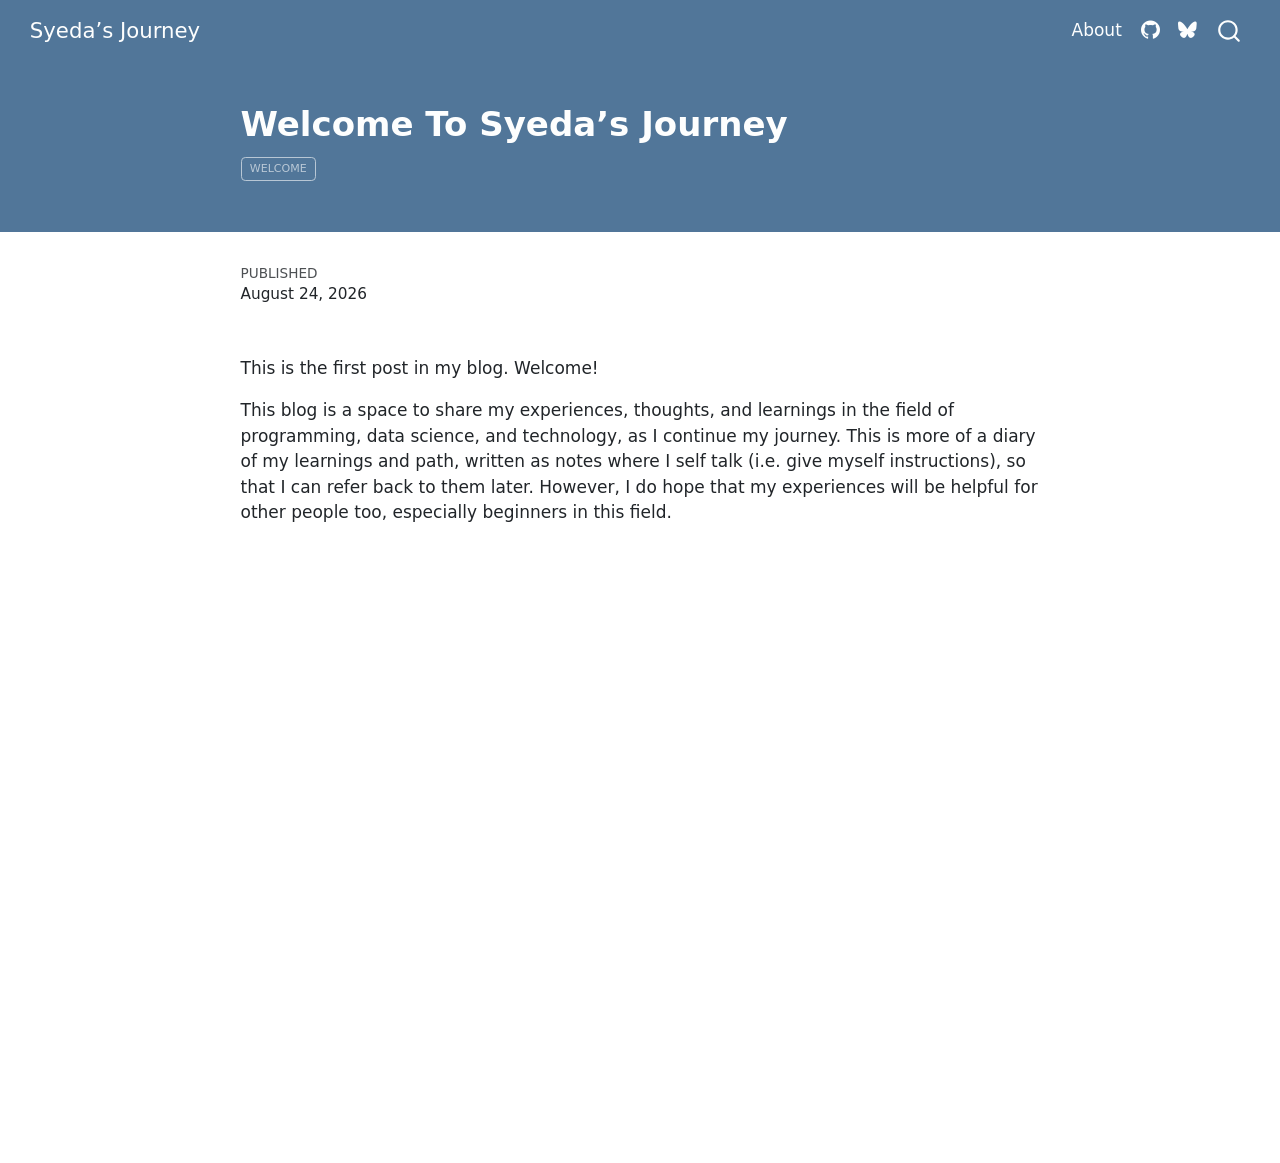
<file: docs/posts/welcome/index.html>
<!DOCTYPE html>
<html xmlns="http://www.w3.org/1999/xhtml" lang="en" xml:lang="en"><head>

<meta charset="utf-8">
<meta name="generator" content="quarto-1.9.36">

<meta name="viewport" content="width=device-width, initial-scale=1.0, user-scalable=yes">

<meta name="dcterms.date" content="2026-08-24">

<title>Welcome To Syeda’s Journey – Syeda's Journey</title>
<style>
/* Default styles provided by pandoc.
** See https://pandoc.org/MANUAL.html#variables-for-html for config info.
*/
code{white-space: pre-wrap;}
span.smallcaps{font-variant: small-caps;}
div.columns{display: flex; gap: min(4vw, 1.5em);}
div.column{flex: auto; overflow-x: auto;}
div.hanging-indent{margin-left: 1.5em; text-indent: -1.5em;}
ul.task-list{list-style: none;}
ul.task-list li input[type="checkbox"] {
  width: 0.8em;
  margin: 0 0.8em 0.2em -1em; /* quarto-specific, see https://github.com/quarto-dev/quarto-cli/issues/4556 */ 
  vertical-align: middle;
}
</style>


<script src="../../site_libs/quarto-nav/quarto-nav.js"></script>
<script src="../../site_libs/quarto-nav/headroom.min.js"></script>
<script src="../../site_libs/clipboard/clipboard.min.js"></script>
<script src="../../site_libs/quarto-search/autocomplete.umd.js"></script>
<script src="../../site_libs/quarto-search/fuse.min.js"></script>
<script src="../../site_libs/quarto-search/quarto-search.js"></script>
<meta name="quarto:offset" content="../../">
<script src="../../site_libs/quarto-html/quarto.js" type="module"></script>
<script src="../../site_libs/quarto-html/tabsets/tabsets.js" type="module"></script>
<script src="../../site_libs/quarto-html/popper.min.js"></script>
<script src="../../site_libs/quarto-html/tippy.umd.min.js"></script>
<script src="../../site_libs/quarto-html/anchor.min.js"></script>
<link href="../../site_libs/quarto-html/tippy.css" rel="stylesheet">
<link href="../../site_libs/quarto-html/quarto-syntax-highlighting-845c23b38eaddc0f92fda52bfe77a8c8.css" rel="stylesheet" id="quarto-text-highlighting-styles">
<script src="../../site_libs/bootstrap/bootstrap.min.js"></script>
<link href="../../site_libs/bootstrap/bootstrap-icons.css" rel="stylesheet">
<link href="../../site_libs/bootstrap/bootstrap-ece42c8223ec2bf36298a08f122c9a68.min.css" rel="stylesheet" append-hash="true" id="quarto-bootstrap" data-mode="light">
<script id="quarto-search-options" type="application/json">{
  "location": "navbar",
  "copy-button": false,
  "collapse-after": 3,
  "panel-placement": "end",
  "type": "overlay",
  "limit": 50,
  "keyboard-shortcut": [
    "f",
    "/",
    "s"
  ],
  "show-item-context": false,
  "language": {
    "search-no-results-text": "No results",
    "search-matching-documents-text": "matching documents",
    "search-copy-link-title": "Copy link to search",
    "search-hide-matches-text": "Hide additional matches",
    "search-more-match-text": "more match in this document",
    "search-more-matches-text": "more matches in this document",
    "search-clear-button-title": "Clear",
    "search-text-placeholder": "",
    "search-detached-cancel-button-title": "Cancel",
    "search-submit-button-title": "Submit",
    "search-label": "Search"
  }
}</script>


<link rel="stylesheet" href="../../styles.css">
</head>

<body class="nav-fixed fullcontent quarto-light">

<div id="quarto-search-results"></div>
  <header id="quarto-header" class="headroom fixed-top quarto-banner">
    <nav class="navbar navbar-expand-lg " data-bs-theme="dark">
      <div class="navbar-container container-fluid">
      <div class="navbar-brand-container mx-auto">
    <a class="navbar-brand" href="../../index.html">
    <span class="navbar-title">Syeda’s Journey</span>
    </a>
  </div>
            <div id="quarto-search" class="" title="Search"></div>
          <button class="navbar-toggler" type="button" data-bs-toggle="collapse" data-bs-target="#navbarCollapse" aria-controls="navbarCollapse" role="menu" aria-expanded="false" aria-label="Toggle navigation" onclick="if (window.quartoToggleHeadroom) { window.quartoToggleHeadroom(); }">
  <span class="navbar-toggler-icon"></span>
</button>
          <div class="collapse navbar-collapse" id="navbarCollapse">
            <ul class="navbar-nav navbar-nav-scroll ms-auto">
  <li class="nav-item">
    <a class="nav-link" href="../../about.html"> 
<span class="menu-text">About</span></a>
  </li>  
  <li class="nav-item compact">
    <a class="nav-link" href="https://github.com/"> <i class="bi bi-github" role="img">
</i> 
<span class="menu-text"></span></a>
  </li>  
  <li class="nav-item compact">
    <a class="nav-link" href="https://bsky.app/"> <i class="bi bi-bluesky" role="img">
</i> 
<span class="menu-text"></span></a>
  </li>  
</ul>
          </div> <!-- /navcollapse -->
            <div class="quarto-navbar-tools">
</div>
      </div> <!-- /container-fluid -->
    </nav>
</header>
<!-- content -->
<header id="title-block-header" class="quarto-title-block default page-columns page-full">
  <div class="quarto-title-banner page-columns page-full">
    <div class="quarto-title column-body">
      <h1 class="title">Welcome To Syeda’s Journey</h1>
                                <div class="quarto-categories">
                <div class="quarto-category">welcome</div>
              </div>
                  </div>
  </div>
    
  
  <div class="quarto-title-meta">

      
      <div>
      <div class="quarto-title-meta-heading">Published</div>
      <div class="quarto-title-meta-contents">
        <p class="date">August 24, 2026</p>
      </div>
    </div>
    
      
    </div>
    
  
  </header><div id="quarto-content" class="quarto-container page-columns page-rows-contents page-layout-article page-navbar">
<!-- sidebar -->
<!-- margin-sidebar -->
    
<!-- main -->
<main class="content quarto-banner-title-block" id="quarto-document-content">





<p>This is the first post in my blog. Welcome!</p>
<p>This blog is a space to share my experiences, thoughts, and learnings in the field of programming, data science, and technology, as I continue my journey. This is more of a diary of my learnings and path, written as notes where I self talk (i.e.&nbsp;give myself instructions), so that I can refer back to them later. However, I do hope that my experiences will be helpful for other people too, especially beginners in this field.</p>



</main> <!-- /main -->
<script id="quarto-html-after-body" type="application/javascript">
  window.document.addEventListener("DOMContentLoaded", function (event) {
    const icon = "";
    const anchorJS = new window.AnchorJS();
    anchorJS.options = {
      placement: 'right',
      icon: icon
    };
    anchorJS.add('.anchored');
    const isCodeAnnotation = (el) => {
      for (const clz of el.classList) {
        if (clz.startsWith('code-annotation-')) {                     
          return true;
        }
      }
      return false;
    }
    const onCopySuccess = function(e) {
      // button target
      const button = e.trigger;
      // don't keep focus
      button.blur();
      // flash "checked"
      button.classList.add('code-copy-button-checked');
      var currentTitle = button.getAttribute("title");
      button.setAttribute("title", "Copied!");
      let tooltip;
      if (window.bootstrap) {
        button.setAttribute("data-bs-toggle", "tooltip");
        button.setAttribute("data-bs-placement", "left");
        button.setAttribute("data-bs-title", "Copied!");
        tooltip = new bootstrap.Tooltip(button, 
          { trigger: "manual", 
            customClass: "code-copy-button-tooltip",
            offset: [0, -8]});
        tooltip.show();    
      }
      setTimeout(function() {
        if (tooltip) {
          tooltip.hide();
          button.removeAttribute("data-bs-title");
          button.removeAttribute("data-bs-toggle");
          button.removeAttribute("data-bs-placement");
        }
        button.setAttribute("title", currentTitle);
        button.classList.remove('code-copy-button-checked');
      }, 1000);
      // clear code selection
      e.clearSelection();
    }
    const getTextToCopy = function(trigger) {
      const outerScaffold = trigger.parentElement.cloneNode(true);
      const codeEl = outerScaffold.querySelector('code');
      for (const childEl of codeEl.children) {
        if (isCodeAnnotation(childEl)) {
          childEl.remove();
        }
      }
      return codeEl.innerText;
    }
    const clipboard = new window.ClipboardJS('.code-copy-button:not([data-in-quarto-modal])', {
      text: getTextToCopy
    });
    clipboard.on('success', onCopySuccess);
    if (window.document.getElementById('quarto-embedded-source-code-modal')) {
      const clipboardModal = new window.ClipboardJS('.code-copy-button[data-in-quarto-modal]', {
        text: getTextToCopy,
        container: window.document.getElementById('quarto-embedded-source-code-modal')
      });
      clipboardModal.on('success', onCopySuccess);
    }
      var localhostRegex = new RegExp(/^(?:http|https):\/\/localhost\:?[0-9]*\//);
      var mailtoRegex = new RegExp(/^mailto:/);
        var filterRegex = new RegExp("https:\/\/your-website-url\.example\.com");
      var isInternal = (href) => {
          return filterRegex.test(href) || localhostRegex.test(href) || mailtoRegex.test(href);
      }
      // Inspect non-navigation links and adorn them if external
     var links = window.document.querySelectorAll('a[href]:not(.nav-link):not(.navbar-brand):not(.toc-action):not(.sidebar-link):not(.sidebar-item-toggle):not(.pagination-link):not(.no-external):not([aria-hidden]):not(.dropdown-item):not(.quarto-navigation-tool):not(.about-link)');
      for (var i=0; i<links.length; i++) {
        const link = links[i];
        if (!isInternal(link.href)) {
          // undo the damage that might have been done by quarto-nav.js in the case of
          // links that we want to consider external
          if (link.dataset.originalHref !== undefined) {
            link.href = link.dataset.originalHref;
          }
        }
      }
    function tippyHover(el, contentFn, onTriggerFn, onUntriggerFn) {
      const config = {
        allowHTML: true,
        maxWidth: 500,
        delay: 100,
        arrow: false,
        appendTo: function(el) {
            return el.parentElement;
        },
        interactive: true,
        interactiveBorder: 10,
        theme: 'quarto',
        placement: 'bottom-start',
      };
      if (contentFn) {
        config.content = contentFn;
      }
      if (onTriggerFn) {
        config.onTrigger = onTriggerFn;
      }
      if (onUntriggerFn) {
        config.onUntrigger = onUntriggerFn;
      }
      window.tippy(el, config); 
    }
    const noterefs = window.document.querySelectorAll('a[role="doc-noteref"]');
    for (var i=0; i<noterefs.length; i++) {
      const ref = noterefs[i];
      tippyHover(ref, function() {
        // use id or data attribute instead here
        let href = ref.getAttribute('data-footnote-href') || ref.getAttribute('href');
        try { href = new URL(href).hash; } catch {}
        const id = href.replace(/^#\/?/, "");
        const note = window.document.getElementById(id);
        if (note) {
          return note.innerHTML;
        } else {
          return "";
        }
      });
    }
    const xrefs = window.document.querySelectorAll('a.quarto-xref');
    const processXRef = (id, note) => {
      // Strip column container classes
      const stripColumnClz = (el) => {
        el.classList.remove("page-full", "page-columns");
        if (el.children) {
          for (const child of el.children) {
            stripColumnClz(child);
          }
        }
      }
      stripColumnClz(note)
      if (id === null || id.startsWith('sec-')) {
        // Special case sections, only their first couple elements
        const container = document.createElement("div");
        if (note.children && note.children.length > 2) {
          container.appendChild(note.children[0].cloneNode(true));
          for (let i = 1; i < note.children.length; i++) {
            const child = note.children[i];
            if (child.tagName === "P" && child.innerText === "") {
              continue;
            } else {
              container.appendChild(child.cloneNode(true));
              break;
            }
          }
          if (window.Quarto?.typesetMath) {
            window.Quarto.typesetMath(container);
          }
          return container.innerHTML
        } else {
          if (window.Quarto?.typesetMath) {
            window.Quarto.typesetMath(note);
          }
          return note.innerHTML;
        }
      } else {
        // Remove any anchor links if they are present
        const anchorLink = note.querySelector('a.anchorjs-link');
        if (anchorLink) {
          anchorLink.remove();
        }
        if (window.Quarto?.typesetMath) {
          window.Quarto.typesetMath(note);
        }
        if (note.classList.contains("callout")) {
          return note.outerHTML;
        } else {
          return note.innerHTML;
        }
      }
    }
    for (var i=0; i<xrefs.length; i++) {
      const xref = xrefs[i];
      tippyHover(xref, undefined, function(instance) {
        instance.disable();
        let url = xref.getAttribute('href');
        let hash = undefined; 
        if (url.startsWith('#')) {
          hash = url;
        } else {
          try { hash = new URL(url).hash; } catch {}
        }
        if (hash) {
          const id = hash.replace(/^#\/?/, "");
          const note = window.document.getElementById(id);
          if (note !== null) {
            try {
              const html = processXRef(id, note.cloneNode(true));
              instance.setContent(html);
            } finally {
              instance.enable();
              instance.show();
            }
          } else {
            // See if we can fetch this
            fetch(url.split('#')[0])
            .then(res => res.text())
            .then(html => {
              const parser = new DOMParser();
              const htmlDoc = parser.parseFromString(html, "text/html");
              const note = htmlDoc.getElementById(id);
              if (note !== null) {
                const html = processXRef(id, note);
                instance.setContent(html);
              } 
            }).finally(() => {
              instance.enable();
              instance.show();
            });
          }
        } else {
          // See if we can fetch a full url (with no hash to target)
          // This is a special case and we should probably do some content thinning / targeting
          fetch(url)
          .then(res => res.text())
          .then(html => {
            const parser = new DOMParser();
            const htmlDoc = parser.parseFromString(html, "text/html");
            const note = htmlDoc.querySelector('main.content');
            if (note !== null) {
              // This should only happen for chapter cross references
              // (since there is no id in the URL)
              // remove the first header
              if (note.children.length > 0 && note.children[0].tagName === "HEADER") {
                note.children[0].remove();
              }
              const html = processXRef(null, note);
              instance.setContent(html);
            } 
          }).finally(() => {
            instance.enable();
            instance.show();
          });
        }
      }, function(instance) {
      });
    }
        let selectedAnnoteEl;
        const selectorForAnnotation = ( cell, annotation) => {
          let cellAttr = 'data-code-cell="' + cell + '"';
          let lineAttr = 'data-code-annotation="' +  annotation + '"';
          const selector = 'span[' + cellAttr + '][' + lineAttr + ']';
          return selector;
        }
        const selectCodeLines = (annoteEl) => {
          const doc = window.document;
          const targetCell = annoteEl.getAttribute("data-target-cell");
          const targetAnnotation = annoteEl.getAttribute("data-target-annotation");
          const annoteSpan = window.document.querySelector(selectorForAnnotation(targetCell, targetAnnotation));
          const lines = annoteSpan.getAttribute("data-code-lines").split(",");
          const lineIds = lines.map((line) => {
            return targetCell + "-" + line;
          })
          let top = null;
          let height = null;
          let parent = null;
          if (lineIds.length > 0) {
              //compute the position of the single el (top and bottom and make a div)
              const el = window.document.getElementById(lineIds[0]);
              top = el.offsetTop;
              height = el.offsetHeight;
              parent = el.parentElement.parentElement;
            if (lineIds.length > 1) {
              const lastEl = window.document.getElementById(lineIds[lineIds.length - 1]);
              const bottom = lastEl.offsetTop + lastEl.offsetHeight;
              height = bottom - top;
            }
            if (top !== null && height !== null && parent !== null) {
              // cook up a div (if necessary) and position it 
              let div = window.document.getElementById("code-annotation-line-highlight");
              if (div === null) {
                div = window.document.createElement("div");
                div.setAttribute("id", "code-annotation-line-highlight");
                div.style.position = 'absolute';
                parent.appendChild(div);
              }
              div.style.top = top - 2 + "px";
              div.style.height = height + 4 + "px";
              div.style.left = 0;
              let gutterDiv = window.document.getElementById("code-annotation-line-highlight-gutter");
              if (gutterDiv === null) {
                gutterDiv = window.document.createElement("div");
                gutterDiv.setAttribute("id", "code-annotation-line-highlight-gutter");
                gutterDiv.style.position = 'absolute';
                const codeCell = window.document.getElementById(targetCell);
                const gutter = codeCell.querySelector('.code-annotation-gutter');
                gutter.appendChild(gutterDiv);
              }
              gutterDiv.style.top = top - 2 + "px";
              gutterDiv.style.height = height + 4 + "px";
            }
            selectedAnnoteEl = annoteEl;
          }
        };
        const unselectCodeLines = () => {
          const elementsIds = ["code-annotation-line-highlight", "code-annotation-line-highlight-gutter"];
          elementsIds.forEach((elId) => {
            const div = window.document.getElementById(elId);
            if (div) {
              div.remove();
            }
          });
          selectedAnnoteEl = undefined;
        };
          // Handle positioning of the toggle
      window.addEventListener(
        "resize",
        throttle(() => {
          elRect = undefined;
          if (selectedAnnoteEl) {
            selectCodeLines(selectedAnnoteEl);
          }
        }, 10)
      );
      function throttle(fn, ms) {
      let throttle = false;
      let timer;
        return (...args) => {
          if(!throttle) { // first call gets through
              fn.apply(this, args);
              throttle = true;
          } else { // all the others get throttled
              if(timer) clearTimeout(timer); // cancel #2
              timer = setTimeout(() => {
                fn.apply(this, args);
                timer = throttle = false;
              }, ms);
          }
        };
      }
        // Attach click handler to the DT
        const annoteDls = window.document.querySelectorAll('dt[data-target-cell]');
        for (const annoteDlNode of annoteDls) {
          annoteDlNode.addEventListener('click', (event) => {
            const clickedEl = event.target;
            if (clickedEl !== selectedAnnoteEl) {
              unselectCodeLines();
              const activeEl = window.document.querySelector('dt[data-target-cell].code-annotation-active');
              if (activeEl) {
                activeEl.classList.remove('code-annotation-active');
              }
              selectCodeLines(clickedEl);
              clickedEl.classList.add('code-annotation-active');
            } else {
              // Unselect the line
              unselectCodeLines();
              clickedEl.classList.remove('code-annotation-active');
            }
          });
        }
    const findCites = (el) => {
      const parentEl = el.parentElement;
      if (parentEl) {
        const cites = parentEl.dataset.cites;
        if (cites) {
          return {
            el,
            cites: cites.split(' ')
          };
        } else {
          return findCites(el.parentElement)
        }
      } else {
        return undefined;
      }
    };
    var bibliorefs = window.document.querySelectorAll('a[role="doc-biblioref"]');
    for (var i=0; i<bibliorefs.length; i++) {
      const ref = bibliorefs[i];
      const citeInfo = findCites(ref);
      if (citeInfo) {
        tippyHover(citeInfo.el, function() {
          var popup = window.document.createElement('div');
          citeInfo.cites.forEach(function(cite) {
            var citeDiv = window.document.createElement('div');
            citeDiv.classList.add('hanging-indent');
            citeDiv.classList.add('csl-entry');
            var biblioDiv = window.document.getElementById('ref-' + cite);
            if (biblioDiv) {
              citeDiv.innerHTML = biblioDiv.innerHTML;
            }
            popup.appendChild(citeDiv);
          });
          return popup.innerHTML;
        });
      }
    }
  });
  </script>
</div> <!-- /content -->




</body></html>
</file>
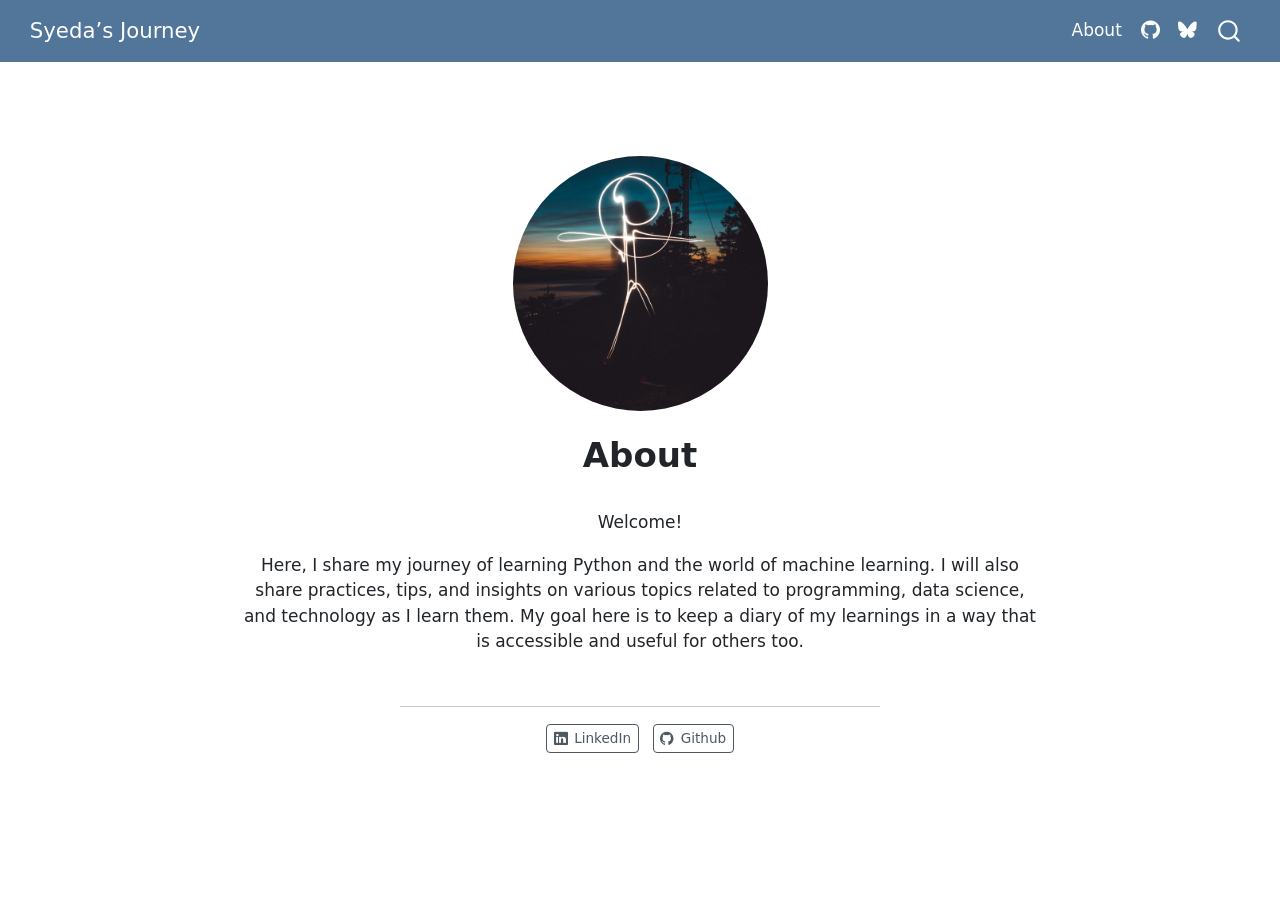
<file: docs/about.html>
<!DOCTYPE html>
<html xmlns="http://www.w3.org/1999/xhtml" lang="en" xml:lang="en"><head>

<meta charset="utf-8">
<meta name="generator" content="quarto-1.9.36">

<meta name="viewport" content="width=device-width, initial-scale=1.0, user-scalable=yes">


<title>About – Syeda’s Journey</title>
<style>
/* Default styles provided by pandoc.
** See https://pandoc.org/MANUAL.html#variables-for-html for config info.
*/
code{white-space: pre-wrap;}
span.smallcaps{font-variant: small-caps;}
div.columns{display: flex; gap: min(4vw, 1.5em);}
div.column{flex: auto; overflow-x: auto;}
div.hanging-indent{margin-left: 1.5em; text-indent: -1.5em;}
ul.task-list{list-style: none;}
ul.task-list li input[type="checkbox"] {
  width: 0.8em;
  margin: 0 0.8em 0.2em -1em; /* quarto-specific, see https://github.com/quarto-dev/quarto-cli/issues/4556 */ 
  vertical-align: middle;
}
</style>


<script src="site_libs/quarto-nav/quarto-nav.js"></script>
<script src="site_libs/quarto-nav/headroom.min.js"></script>
<script src="site_libs/clipboard/clipboard.min.js"></script>
<script src="site_libs/quarto-search/autocomplete.umd.js"></script>
<script src="site_libs/quarto-search/fuse.min.js"></script>
<script src="site_libs/quarto-search/quarto-search.js"></script>
<meta name="quarto:offset" content="./">
<script src="site_libs/quarto-html/quarto.js" type="module"></script>
<script src="site_libs/quarto-html/tabsets/tabsets.js" type="module"></script>
<script src="site_libs/quarto-html/popper.min.js"></script>
<script src="site_libs/quarto-html/tippy.umd.min.js"></script>
<link href="site_libs/quarto-html/tippy.css" rel="stylesheet">
<link href="site_libs/quarto-html/quarto-syntax-highlighting-845c23b38eaddc0f92fda52bfe77a8c8.css" rel="stylesheet" id="quarto-text-highlighting-styles">
<script src="site_libs/bootstrap/bootstrap.min.js"></script>
<link href="site_libs/bootstrap/bootstrap-icons.css" rel="stylesheet">
<link href="site_libs/bootstrap/bootstrap-ece42c8223ec2bf36298a08f122c9a68.min.css" rel="stylesheet" append-hash="true" id="quarto-bootstrap" data-mode="light">
<script id="quarto-search-options" type="application/json">{
  "location": "navbar",
  "copy-button": false,
  "collapse-after": 3,
  "panel-placement": "end",
  "type": "overlay",
  "limit": 50,
  "keyboard-shortcut": [
    "f",
    "/",
    "s"
  ],
  "show-item-context": false,
  "language": {
    "search-no-results-text": "No results",
    "search-matching-documents-text": "matching documents",
    "search-copy-link-title": "Copy link to search",
    "search-hide-matches-text": "Hide additional matches",
    "search-more-match-text": "more match in this document",
    "search-more-matches-text": "more matches in this document",
    "search-clear-button-title": "Clear",
    "search-text-placeholder": "",
    "search-detached-cancel-button-title": "Cancel",
    "search-submit-button-title": "Submit",
    "search-label": "Search"
  }
}</script>


<link rel="stylesheet" href="styles.css">
</head>

<body class="nav-fixed fullcontent quarto-light">

<div id="quarto-search-results"></div>
  <header id="quarto-header" class="headroom fixed-top">
    <nav class="navbar navbar-expand-lg " data-bs-theme="dark">
      <div class="navbar-container container-fluid">
      <div class="navbar-brand-container mx-auto">
    <a class="navbar-brand" href="./index.html">
    <span class="navbar-title">Syeda’s Journey</span>
    </a>
  </div>
            <div id="quarto-search" class="" title="Search"></div>
          <button class="navbar-toggler" type="button" data-bs-toggle="collapse" data-bs-target="#navbarCollapse" aria-controls="navbarCollapse" role="menu" aria-expanded="false" aria-label="Toggle navigation" onclick="if (window.quartoToggleHeadroom) { window.quartoToggleHeadroom(); }">
  <span class="navbar-toggler-icon"></span>
</button>
          <div class="collapse navbar-collapse" id="navbarCollapse">
            <ul class="navbar-nav navbar-nav-scroll ms-auto">
  <li class="nav-item">
    <a class="nav-link active" href="./about.html" aria-current="page"> 
<span class="menu-text">About</span></a>
  </li>  
  <li class="nav-item compact">
    <a class="nav-link" href="https://github.com/"> <i class="bi bi-github" role="img">
</i> 
<span class="menu-text"></span></a>
  </li>  
  <li class="nav-item compact">
    <a class="nav-link" href="https://bsky.app/"> <i class="bi bi-bluesky" role="img">
</i> 
<span class="menu-text"></span></a>
  </li>  
</ul>
          </div> <!-- /navcollapse -->
            <div class="quarto-navbar-tools">
</div>
      </div> <!-- /container-fluid -->
    </nav>
</header>
<!-- content -->
<div id="quarto-content" class="quarto-container page-columns page-rows-contents page-layout-article page-navbar">
<!-- sidebar -->
<!-- margin-sidebar -->
    
<!-- main -->
<div class="quarto-about-jolla">
  <img src="profile.jpg" class="about-image
  round " style="height: 15em; width: 15em;">
 <header id="title-block-header" class="quarto-title-block default">
<div class="quarto-title">
<h1 class="title">About</h1>
</div>
<div class="quarto-title-meta">
  </div>
</header><main class="content" id="quarto-document-content">
<p>Welcome!</p>
<p>Here, I share my journey of learning Python and the world of machine learning. I will also share practices, tips, and insights on various topics related to programming, data science, and technology as I learn them. My goal here is to keep a diary of my learnings in a way that is accessible and useful for others too.</p>


</main> 
  <hr class="about-sep">
   <div class="about-links">
  <a href="https://linkedin.com" class="about-link" rel="" target="">
    <i class="bi bi-linkedin"></i>
     <span class="about-link-text">LinkedIn</span>
  </a>
  <a href="https://github.com" class="about-link" rel="" target="">
    <i class="bi bi-github"></i>
     <span class="about-link-text">Github</span>
  </a>
</div>
</div>
 <!-- /main -->
<script id="quarto-html-after-body" type="application/javascript">
  window.document.addEventListener("DOMContentLoaded", function (event) {
    const isCodeAnnotation = (el) => {
      for (const clz of el.classList) {
        if (clz.startsWith('code-annotation-')) {                     
          return true;
        }
      }
      return false;
    }
    const onCopySuccess = function(e) {
      // button target
      const button = e.trigger;
      // don't keep focus
      button.blur();
      // flash "checked"
      button.classList.add('code-copy-button-checked');
      var currentTitle = button.getAttribute("title");
      button.setAttribute("title", "Copied!");
      let tooltip;
      if (window.bootstrap) {
        button.setAttribute("data-bs-toggle", "tooltip");
        button.setAttribute("data-bs-placement", "left");
        button.setAttribute("data-bs-title", "Copied!");
        tooltip = new bootstrap.Tooltip(button, 
          { trigger: "manual", 
            customClass: "code-copy-button-tooltip",
            offset: [0, -8]});
        tooltip.show();    
      }
      setTimeout(function() {
        if (tooltip) {
          tooltip.hide();
          button.removeAttribute("data-bs-title");
          button.removeAttribute("data-bs-toggle");
          button.removeAttribute("data-bs-placement");
        }
        button.setAttribute("title", currentTitle);
        button.classList.remove('code-copy-button-checked');
      }, 1000);
      // clear code selection
      e.clearSelection();
    }
    const getTextToCopy = function(trigger) {
      const outerScaffold = trigger.parentElement.cloneNode(true);
      const codeEl = outerScaffold.querySelector('code');
      for (const childEl of codeEl.children) {
        if (isCodeAnnotation(childEl)) {
          childEl.remove();
        }
      }
      return codeEl.innerText;
    }
    const clipboard = new window.ClipboardJS('.code-copy-button:not([data-in-quarto-modal])', {
      text: getTextToCopy
    });
    clipboard.on('success', onCopySuccess);
    if (window.document.getElementById('quarto-embedded-source-code-modal')) {
      const clipboardModal = new window.ClipboardJS('.code-copy-button[data-in-quarto-modal]', {
        text: getTextToCopy,
        container: window.document.getElementById('quarto-embedded-source-code-modal')
      });
      clipboardModal.on('success', onCopySuccess);
    }
      var localhostRegex = new RegExp(/^(?:http|https):\/\/localhost\:?[0-9]*\//);
      var mailtoRegex = new RegExp(/^mailto:/);
        var filterRegex = new RegExp("https:\/\/your-website-url\.example\.com");
      var isInternal = (href) => {
          return filterRegex.test(href) || localhostRegex.test(href) || mailtoRegex.test(href);
      }
      // Inspect non-navigation links and adorn them if external
     var links = window.document.querySelectorAll('a[href]:not(.nav-link):not(.navbar-brand):not(.toc-action):not(.sidebar-link):not(.sidebar-item-toggle):not(.pagination-link):not(.no-external):not([aria-hidden]):not(.dropdown-item):not(.quarto-navigation-tool):not(.about-link)');
      for (var i=0; i<links.length; i++) {
        const link = links[i];
        if (!isInternal(link.href)) {
          // undo the damage that might have been done by quarto-nav.js in the case of
          // links that we want to consider external
          if (link.dataset.originalHref !== undefined) {
            link.href = link.dataset.originalHref;
          }
        }
      }
    function tippyHover(el, contentFn, onTriggerFn, onUntriggerFn) {
      const config = {
        allowHTML: true,
        maxWidth: 500,
        delay: 100,
        arrow: false,
        appendTo: function(el) {
            return el.parentElement;
        },
        interactive: true,
        interactiveBorder: 10,
        theme: 'quarto',
        placement: 'bottom-start',
      };
      if (contentFn) {
        config.content = contentFn;
      }
      if (onTriggerFn) {
        config.onTrigger = onTriggerFn;
      }
      if (onUntriggerFn) {
        config.onUntrigger = onUntriggerFn;
      }
      window.tippy(el, config); 
    }
    const noterefs = window.document.querySelectorAll('a[role="doc-noteref"]');
    for (var i=0; i<noterefs.length; i++) {
      const ref = noterefs[i];
      tippyHover(ref, function() {
        // use id or data attribute instead here
        let href = ref.getAttribute('data-footnote-href') || ref.getAttribute('href');
        try { href = new URL(href).hash; } catch {}
        const id = href.replace(/^#\/?/, "");
        const note = window.document.getElementById(id);
        if (note) {
          return note.innerHTML;
        } else {
          return "";
        }
      });
    }
    const xrefs = window.document.querySelectorAll('a.quarto-xref');
    const processXRef = (id, note) => {
      // Strip column container classes
      const stripColumnClz = (el) => {
        el.classList.remove("page-full", "page-columns");
        if (el.children) {
          for (const child of el.children) {
            stripColumnClz(child);
          }
        }
      }
      stripColumnClz(note)
      if (id === null || id.startsWith('sec-')) {
        // Special case sections, only their first couple elements
        const container = document.createElement("div");
        if (note.children && note.children.length > 2) {
          container.appendChild(note.children[0].cloneNode(true));
          for (let i = 1; i < note.children.length; i++) {
            const child = note.children[i];
            if (child.tagName === "P" && child.innerText === "") {
              continue;
            } else {
              container.appendChild(child.cloneNode(true));
              break;
            }
          }
          if (window.Quarto?.typesetMath) {
            window.Quarto.typesetMath(container);
          }
          return container.innerHTML
        } else {
          if (window.Quarto?.typesetMath) {
            window.Quarto.typesetMath(note);
          }
          return note.innerHTML;
        }
      } else {
        // Remove any anchor links if they are present
        const anchorLink = note.querySelector('a.anchorjs-link');
        if (anchorLink) {
          anchorLink.remove();
        }
        if (window.Quarto?.typesetMath) {
          window.Quarto.typesetMath(note);
        }
        if (note.classList.contains("callout")) {
          return note.outerHTML;
        } else {
          return note.innerHTML;
        }
      }
    }
    for (var i=0; i<xrefs.length; i++) {
      const xref = xrefs[i];
      tippyHover(xref, undefined, function(instance) {
        instance.disable();
        let url = xref.getAttribute('href');
        let hash = undefined; 
        if (url.startsWith('#')) {
          hash = url;
        } else {
          try { hash = new URL(url).hash; } catch {}
        }
        if (hash) {
          const id = hash.replace(/^#\/?/, "");
          const note = window.document.getElementById(id);
          if (note !== null) {
            try {
              const html = processXRef(id, note.cloneNode(true));
              instance.setContent(html);
            } finally {
              instance.enable();
              instance.show();
            }
          } else {
            // See if we can fetch this
            fetch(url.split('#')[0])
            .then(res => res.text())
            .then(html => {
              const parser = new DOMParser();
              const htmlDoc = parser.parseFromString(html, "text/html");
              const note = htmlDoc.getElementById(id);
              if (note !== null) {
                const html = processXRef(id, note);
                instance.setContent(html);
              } 
            }).finally(() => {
              instance.enable();
              instance.show();
            });
          }
        } else {
          // See if we can fetch a full url (with no hash to target)
          // This is a special case and we should probably do some content thinning / targeting
          fetch(url)
          .then(res => res.text())
          .then(html => {
            const parser = new DOMParser();
            const htmlDoc = parser.parseFromString(html, "text/html");
            const note = htmlDoc.querySelector('main.content');
            if (note !== null) {
              // This should only happen for chapter cross references
              // (since there is no id in the URL)
              // remove the first header
              if (note.children.length > 0 && note.children[0].tagName === "HEADER") {
                note.children[0].remove();
              }
              const html = processXRef(null, note);
              instance.setContent(html);
            } 
          }).finally(() => {
            instance.enable();
            instance.show();
          });
        }
      }, function(instance) {
      });
    }
        let selectedAnnoteEl;
        const selectorForAnnotation = ( cell, annotation) => {
          let cellAttr = 'data-code-cell="' + cell + '"';
          let lineAttr = 'data-code-annotation="' +  annotation + '"';
          const selector = 'span[' + cellAttr + '][' + lineAttr + ']';
          return selector;
        }
        const selectCodeLines = (annoteEl) => {
          const doc = window.document;
          const targetCell = annoteEl.getAttribute("data-target-cell");
          const targetAnnotation = annoteEl.getAttribute("data-target-annotation");
          const annoteSpan = window.document.querySelector(selectorForAnnotation(targetCell, targetAnnotation));
          const lines = annoteSpan.getAttribute("data-code-lines").split(",");
          const lineIds = lines.map((line) => {
            return targetCell + "-" + line;
          })
          let top = null;
          let height = null;
          let parent = null;
          if (lineIds.length > 0) {
              //compute the position of the single el (top and bottom and make a div)
              const el = window.document.getElementById(lineIds[0]);
              top = el.offsetTop;
              height = el.offsetHeight;
              parent = el.parentElement.parentElement;
            if (lineIds.length > 1) {
              const lastEl = window.document.getElementById(lineIds[lineIds.length - 1]);
              const bottom = lastEl.offsetTop + lastEl.offsetHeight;
              height = bottom - top;
            }
            if (top !== null && height !== null && parent !== null) {
              // cook up a div (if necessary) and position it 
              let div = window.document.getElementById("code-annotation-line-highlight");
              if (div === null) {
                div = window.document.createElement("div");
                div.setAttribute("id", "code-annotation-line-highlight");
                div.style.position = 'absolute';
                parent.appendChild(div);
              }
              div.style.top = top - 2 + "px";
              div.style.height = height + 4 + "px";
              div.style.left = 0;
              let gutterDiv = window.document.getElementById("code-annotation-line-highlight-gutter");
              if (gutterDiv === null) {
                gutterDiv = window.document.createElement("div");
                gutterDiv.setAttribute("id", "code-annotation-line-highlight-gutter");
                gutterDiv.style.position = 'absolute';
                const codeCell = window.document.getElementById(targetCell);
                const gutter = codeCell.querySelector('.code-annotation-gutter');
                gutter.appendChild(gutterDiv);
              }
              gutterDiv.style.top = top - 2 + "px";
              gutterDiv.style.height = height + 4 + "px";
            }
            selectedAnnoteEl = annoteEl;
          }
        };
        const unselectCodeLines = () => {
          const elementsIds = ["code-annotation-line-highlight", "code-annotation-line-highlight-gutter"];
          elementsIds.forEach((elId) => {
            const div = window.document.getElementById(elId);
            if (div) {
              div.remove();
            }
          });
          selectedAnnoteEl = undefined;
        };
          // Handle positioning of the toggle
      window.addEventListener(
        "resize",
        throttle(() => {
          elRect = undefined;
          if (selectedAnnoteEl) {
            selectCodeLines(selectedAnnoteEl);
          }
        }, 10)
      );
      function throttle(fn, ms) {
      let throttle = false;
      let timer;
        return (...args) => {
          if(!throttle) { // first call gets through
              fn.apply(this, args);
              throttle = true;
          } else { // all the others get throttled
              if(timer) clearTimeout(timer); // cancel #2
              timer = setTimeout(() => {
                fn.apply(this, args);
                timer = throttle = false;
              }, ms);
          }
        };
      }
        // Attach click handler to the DT
        const annoteDls = window.document.querySelectorAll('dt[data-target-cell]');
        for (const annoteDlNode of annoteDls) {
          annoteDlNode.addEventListener('click', (event) => {
            const clickedEl = event.target;
            if (clickedEl !== selectedAnnoteEl) {
              unselectCodeLines();
              const activeEl = window.document.querySelector('dt[data-target-cell].code-annotation-active');
              if (activeEl) {
                activeEl.classList.remove('code-annotation-active');
              }
              selectCodeLines(clickedEl);
              clickedEl.classList.add('code-annotation-active');
            } else {
              // Unselect the line
              unselectCodeLines();
              clickedEl.classList.remove('code-annotation-active');
            }
          });
        }
    const findCites = (el) => {
      const parentEl = el.parentElement;
      if (parentEl) {
        const cites = parentEl.dataset.cites;
        if (cites) {
          return {
            el,
            cites: cites.split(' ')
          };
        } else {
          return findCites(el.parentElement)
        }
      } else {
        return undefined;
      }
    };
    var bibliorefs = window.document.querySelectorAll('a[role="doc-biblioref"]');
    for (var i=0; i<bibliorefs.length; i++) {
      const ref = bibliorefs[i];
      const citeInfo = findCites(ref);
      if (citeInfo) {
        tippyHover(citeInfo.el, function() {
          var popup = window.document.createElement('div');
          citeInfo.cites.forEach(function(cite) {
            var citeDiv = window.document.createElement('div');
            citeDiv.classList.add('hanging-indent');
            citeDiv.classList.add('csl-entry');
            var biblioDiv = window.document.getElementById('ref-' + cite);
            if (biblioDiv) {
              citeDiv.innerHTML = biblioDiv.innerHTML;
            }
            popup.appendChild(citeDiv);
          });
          return popup.innerHTML;
        });
      }
    }
  });
  </script>
</div> <!-- /content -->




</body></html>
</file>
<file: docs/site_libs/quarto-html/tippy.css>
.tippy-box[data-animation=fade][data-state=hidden]{opacity:0}[data-tippy-root]{max-width:calc(100vw - 10px)}.tippy-box{position:relative;background-color:#333;color:#fff;border-radius:4px;font-size:14px;line-height:1.4;white-space:normal;outline:0;transition-property:transform,visibility,opacity}.tippy-box[data-placement^=top]>.tippy-arrow{bottom:0}.tippy-box[data-placement^=top]>.tippy-arrow:before{bottom:-7px;left:0;border-width:8px 8px 0;border-top-color:initial;transform-origin:center top}.tippy-box[data-placement^=bottom]>.tippy-arrow{top:0}.tippy-box[data-placement^=bottom]>.tippy-arrow:before{top:-7px;left:0;border-width:0 8px 8px;border-bottom-color:initial;transform-origin:center bottom}.tippy-box[data-placement^=left]>.tippy-arrow{right:0}.tippy-box[data-placement^=left]>.tippy-arrow:before{border-width:8px 0 8px 8px;border-left-color:initial;right:-7px;transform-origin:center left}.tippy-box[data-placement^=right]>.tippy-arrow{left:0}.tippy-box[data-placement^=right]>.tippy-arrow:before{left:-7px;border-width:8px 8px 8px 0;border-right-color:initial;transform-origin:center right}.tippy-box[data-inertia][data-state=visible]{transition-timing-function:cubic-bezier(.54,1.5,.38,1.11)}.tippy-arrow{width:16px;height:16px;color:#333}.tippy-arrow:before{content:"";position:absolute;border-color:transparent;border-style:solid}.tippy-content{position:relative;padding:5px 9px;z-index:1}
</file>
<file: docs/site_libs/quarto-html/quarto-syntax-highlighting-845c23b38eaddc0f92fda52bfe77a8c8.css>
/* quarto syntax highlight colors */
:root {
  --quarto-hl-ot-color: #003B4F;
  --quarto-hl-at-color: #657422;
  --quarto-hl-ss-color: #20794D;
  --quarto-hl-an-color: #5E5E5E;
  --quarto-hl-fu-color: #4758AB;
  --quarto-hl-st-color: #20794D;
  --quarto-hl-cf-color: #003B4F;
  --quarto-hl-op-color: #5E5E5E;
  --quarto-hl-er-color: #AD0000;
  --quarto-hl-bn-color: #AD0000;
  --quarto-hl-al-color: #AD0000;
  --quarto-hl-va-color: #111111;
  --quarto-hl-bu-color: inherit;
  --quarto-hl-ex-color: inherit;
  --quarto-hl-pp-color: #AD0000;
  --quarto-hl-in-color: #5E5E5E;
  --quarto-hl-vs-color: #20794D;
  --quarto-hl-wa-color: #5E5E5E;
  --quarto-hl-do-color: #5E5E5E;
  --quarto-hl-im-color: #00769E;
  --quarto-hl-ch-color: #20794D;
  --quarto-hl-dt-color: #AD0000;
  --quarto-hl-fl-color: #AD0000;
  --quarto-hl-co-color: #5E5E5E;
  --quarto-hl-cv-color: #5E5E5E;
  --quarto-hl-cn-color: #8f5902;
  --quarto-hl-sc-color: #5E5E5E;
  --quarto-hl-dv-color: #AD0000;
  --quarto-hl-kw-color: #003B4F;
}

/* other quarto variables */
:root {
  --quarto-font-monospace: SFMono-Regular, Menlo, Monaco, Consolas, "Liberation Mono", "Courier New", monospace;
}

/* syntax highlight based on Pandoc's rules */
pre > code.sourceCode > span {
  color: #003B4F;
}

code.sourceCode > span {
  color: #003B4F;
}

div.sourceCode,
div.sourceCode pre.sourceCode {
  color: #003B4F;
}

/* Normal */
code span {
  color: #003B4F;
}

/* Alert */
code span.al {
  color: #AD0000;
  font-style: inherit;
}

/* Annotation */
code span.an {
  color: #5E5E5E;
  font-style: inherit;
}

/* Attribute */
code span.at {
  color: #657422;
  font-style: inherit;
}

/* BaseN */
code span.bn {
  color: #AD0000;
  font-style: inherit;
}

/* BuiltIn */
code span.bu {
  font-style: inherit;
}

/* ControlFlow */
code span.cf {
  color: #003B4F;
  font-weight: bold;
  font-style: inherit;
}

/* Char */
code span.ch {
  color: #20794D;
  font-style: inherit;
}

/* Constant */
code span.cn {
  color: #8f5902;
  font-style: inherit;
}

/* Comment */
code span.co {
  color: #5E5E5E;
  font-style: inherit;
}

/* CommentVar */
code span.cv {
  color: #5E5E5E;
  font-style: italic;
}

/* Documentation */
code span.do {
  color: #5E5E5E;
  font-style: italic;
}

/* DataType */
code span.dt {
  color: #AD0000;
  font-style: inherit;
}

/* DecVal */
code span.dv {
  color: #AD0000;
  font-style: inherit;
}

/* Error */
code span.er {
  color: #AD0000;
  font-style: inherit;
}

/* Extension */
code span.ex {
  font-style: inherit;
}

/* Float */
code span.fl {
  color: #AD0000;
  font-style: inherit;
}

/* Function */
code span.fu {
  color: #4758AB;
  font-style: inherit;
}

/* Import */
code span.im {
  color: #00769E;
  font-style: inherit;
}

/* Information */
code span.in {
  color: #5E5E5E;
  font-style: inherit;
}

/* Keyword */
code span.kw {
  color: #003B4F;
  font-weight: bold;
  font-style: inherit;
}

/* Operator */
code span.op {
  color: #5E5E5E;
  font-style: inherit;
}

/* Other */
code span.ot {
  color: #003B4F;
  font-style: inherit;
}

/* Preprocessor */
code span.pp {
  color: #AD0000;
  font-style: inherit;
}

/* SpecialChar */
code span.sc {
  color: #5E5E5E;
  font-style: inherit;
}

/* SpecialString */
code span.ss {
  color: #20794D;
  font-style: inherit;
}

/* String */
code span.st {
  color: #20794D;
  font-style: inherit;
}

/* Variable */
code span.va {
  color: #111111;
  font-style: inherit;
}

/* VerbatimString */
code span.vs {
  color: #20794D;
  font-style: inherit;
}

/* Warning */
code span.wa {
  color: #5E5E5E;
  font-style: italic;
}

.prevent-inlining {
  content: "</";
}

/*# sourceMappingURL=ac89f0bb514bba72461919f78549e31c.css.map */
</file>
<file: docs/styles.css>
/* Banner container: the image sits behind a dark overlay so white text stays readable */
.hero {
  background-image:
    linear-gradient(rgba(20, 40, 70, 0.55), rgba(20, 40, 70, 0.55)),  /* overlay layer */
    url("images/banner.jpg");                                         /* image layer */
  background-size: cover;        /* fill the box, cropping if needed */
  background-position: center;
  border-radius: 12px;
  padding: 4rem 2rem;            /* controls banner height */
  margin-bottom: 2.5rem;         /* space before the post list */
  color: white;
}

.hero-content h2 {
  color: white;
  margin-top: 0;
  border-bottom: none;           /* removes the default heading underline */
}

.hero-content p {
  font-size: 1.15rem;
  margin-bottom: 0;
  max-width: 36rem;
}

/* Fixes the stretched word spacing in your post descriptions */
.listing-description {
  text-align: left;
}
</file>
